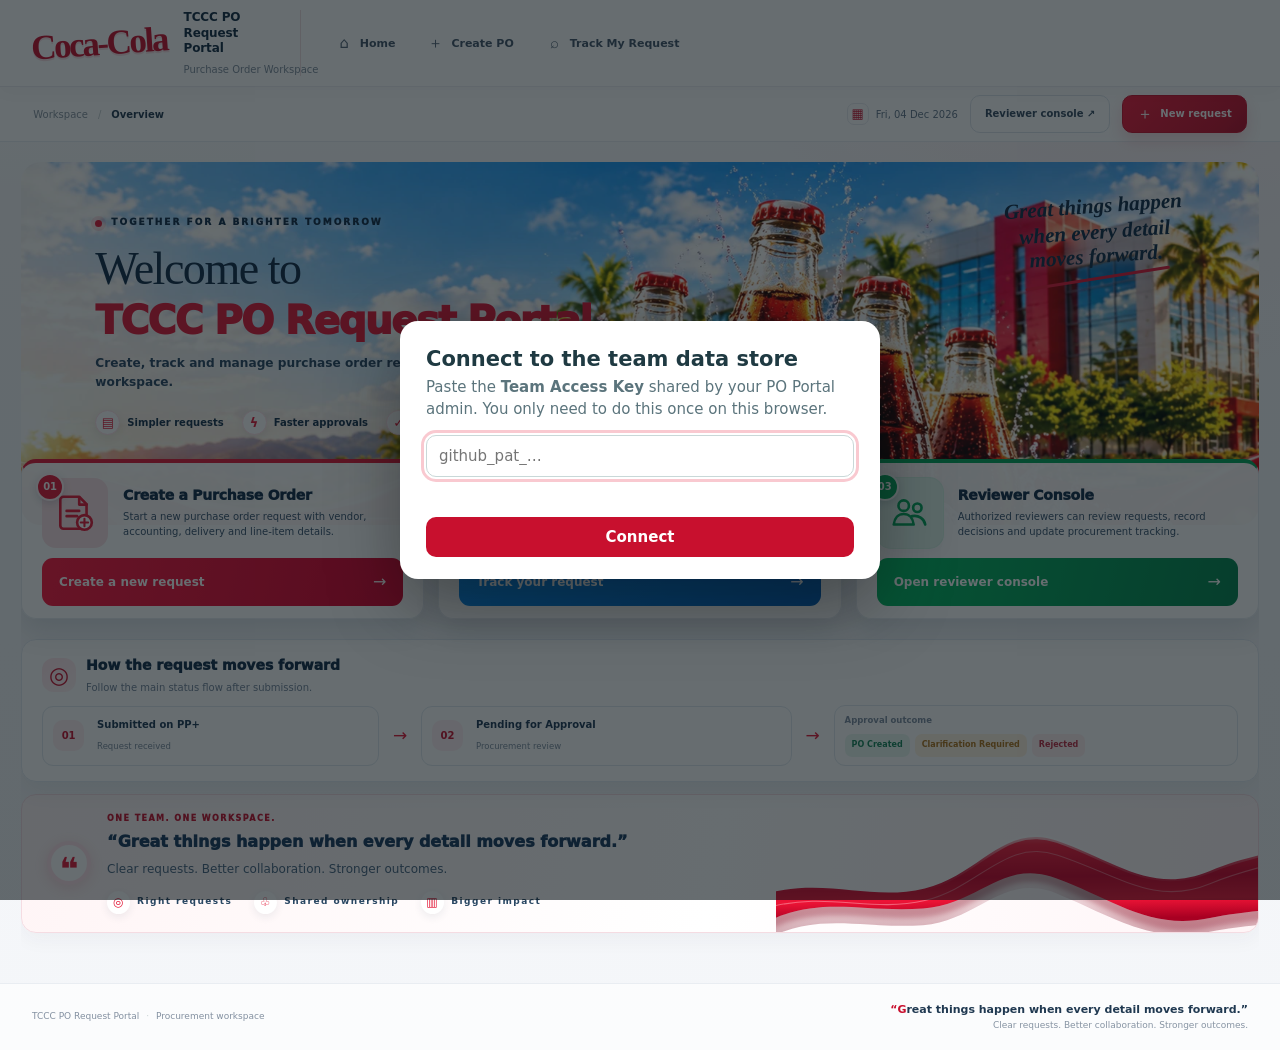
<file: index.html>
<!doctype html>
<html lang="en">
<head>
  <meta charset="utf-8" />
  <meta name="viewport" content="width=device-width, initial-scale=1" />
  <meta name="theme-color" content="#c8102e" />
  <meta name="description" content="TCCC Purchase Order Request Portal — colorful welcome workspace, guided PO creation, private request tracking and reviewer workflow." />
  <title>TCCC PO Request Portal | Procurement Workspace</title>
  <script src="config.js"></script>
  <script src="static-api.js"></script>
  <link rel="stylesheet" href="styles.css?v=2.6.35-delete-master" />
  <link rel="stylesheet" href="iconography.css?v=2.6.33-full-width" />
  <link rel="stylesheet" href="home.css?v=2.6.33-full-width" />
  <link rel="stylesheet" href="reports-reviewer-enhancements.css?v=2.6.33-full-width" />
  <link rel="stylesheet" href="overview-redesign.css?v=2.6.33-full-width" />
  <link rel="stylesheet" href="full-width-layout.css?v=2.6.33-full-width" />
  <link rel="stylesheet" href="motion-effects.css?v=motion-1" />
  <link rel="stylesheet" href="motion-pages.css?v=pages-1" />
</head>
<body>
  <div class="app-shell">
    <aside class="sidebar" id="sidebar">
      <div class="brand">
        <div class="brand-wordmark" aria-label="Coca-Cola">Coca-Cola</div>
        <div class="brand-copy"><strong>TCCC PO Request Portal</strong><span>Purchase Order Workspace</span></div>
        <button class="icon-button mobile-nav-close" id="close-sidebar" type="button" aria-label="Close navigation" title="Close navigation">×</button>
      </div>
      <div class="workspace-label">WORKSPACE</div>
      <nav class="side-nav" aria-label="Main navigation">
        <button class="nav-item" data-view="home"><span class="nav-icon">⌂</span><span>Home</span></button>
        <button class="nav-item reviewer-only" data-view="overview"><span class="nav-icon">▦</span><span>Overview</span></button>
        <button class="nav-item requester-only" data-action="create"><span class="nav-icon">＋</span><span>Create PO</span></button>
        <button class="nav-item requester-only" data-view="track"><span class="nav-icon">⌕</span><span>Track My Request</span></button>
        <button class="nav-item reviewer-only" data-view="requests"><span class="nav-icon">▤</span><span>PO Requests</span><span class="nav-count" id="nav-request-count">0</span></button>
        <button class="nav-item reviewer-only" data-view="master"><span class="nav-icon">▥</span><span>Master Data</span></button>
        <button class="nav-item reviewer-only" data-view="reports"><span class="nav-icon">▧</span><span>Reports</span></button>
      </nav>
      <div class="sidebar-spacer"></div>
      <div class="sidebar-help reviewer-only">
        <div class="help-icon">i</div>
        <strong>Need a quick start?</strong>
        <p>Create a request, save it as a draft, or submit it for review.</p>
        <button class="sidebar-help-button" data-action="create">Create a request <span>↗</span></button>
      </div>
      <div class="sidebar-footer"><span class="status-dot"></span><span>Procurement workspace</span></div>
    </aside>
    <div class="mobile-scrim" id="mobile-scrim" aria-hidden="true"></div>

    <main class="main-shell">
      <header class="topbar">
        <div class="topbar-left">
          <button class="icon-button mobile-menu" id="open-sidebar" type="button" aria-label="Open navigation" aria-expanded="false" aria-controls="sidebar">☰</button>
          <div class="breadcrumbs"><span>Workspace</span><b>/</b><strong id="breadcrumb-current">Overview</strong></div>
        </div>
        <div class="topbar-right">
          <label class="global-search reviewer-only"><span>⌕</span><input id="global-search" type="search" placeholder="Search requests…" aria-label="Search requests" /><kbd>↵</kbd></label>
          <div class="top-date"><span class="calendar-mini">▦</span><span id="top-date">—</span></div>
          <button class="button button-secondary" id="reviewer-access" type="button">Reviewer console ↗</button><button class="button button-primary top-create" data-action="create"><span class="button-plus">＋</span> New request</button>
        </div>
      </header>

      <div class="content-area">
        <section class="view active home-view" id="view-home" aria-labelledby="home-title">
          <section class="home-welcome-hero">
            <div class="home-welcome-copy">
              <span class="home-welcome-kicker"><i></i> TOGETHER FOR A BRIGHTER TOMORROW</span>
              <h1 id="home-title"><span class="home-welcome-script">Welcome to</span><span class="home-welcome-title-line"><em>TCCC PO Request Portal</em></span></h1>
              <h2 class="home-welcome-prompt">Simpler requests. Faster approvals.</h2>
              <p>Create, track and manage purchase order requests in one connected workspace.</p>
              <div class="home-welcome-actions">
                <button class="button home-primary-action" type="button" data-action="create"><span aria-hidden="true">＋</span> Create PO Request <span aria-hidden="true">→</span></button>
                <button class="button home-secondary-action" type="button" data-view="track"><span aria-hidden="true">⌕</span> Track My Request <span aria-hidden="true">↗</span></button>
              </div>
              <div class="home-trust-row"><span><i>▤</i> Simpler requests</span><span><i>ϟ</i> Faster approvals</span><span><i>✓</i> Greater transparency</span></div>
            </div>
            <div class="home-welcome-side" aria-label="Brand message">
              <div class="home-brand-slogan"><span>Great things happen</span><strong>when every detail<br/>moves forward.</strong><i></i></div>
              <div class="home-glass-card"><span class="home-glass-icon">✓</span><div><strong>One connected workflow</strong><small>Submit · Review · Resolve · Create PO</small></div></div>
            </div>
          </section>

          <div class="home-action-grid" aria-label="Quick access">
            <button class="home-action-card home-action-create" type="button" data-action="create">
              <span class="home-action-number">01</span><span class="home-action-icon" aria-hidden="true"><svg viewBox="0 0 40 40" focusable="false"><path d="M9 4.5h15l7 7V32a3 3 0 0 1-3 3H9a3 3 0 0 1-3-3V7.5a3 3 0 0 1 3-3Z"/><path d="M24 5v7h7M12 18h12M12 23h10"/><circle cx="29" cy="29" r="7" class="icon-badge"/><path d="M29 25.5v7M25.5 29h7" class="icon-badge-mark"/></svg></span>
              <span class="home-action-copy"><strong>Create a Purchase Order</strong><small>Start a new purchase order request with vendor, accounting, delivery and line-item details.</small></span>
              <span class="home-action-cta">Create a new request <b>→</b></span>
              <span class="home-action-corner" aria-hidden="true">↗</span>
            </button>
            <button class="home-action-card home-action-track" type="button" data-view="track">
              <span class="home-action-number">02</span><span class="home-action-icon" aria-hidden="true"><svg viewBox="0 0 40 40" focusable="false"><circle cx="17.5" cy="17.5" r="11"/><path d="m26 26 8 8"/></svg></span>
              <span class="home-action-copy"><strong>Track My Request</strong><small>Find a submitted request and follow its latest status through the procurement process.</small></span>
              <span class="home-action-cta">Track your request <b>→</b></span>
              <span class="home-action-corner" aria-hidden="true">↗</span>
            </button>
            <button class="home-action-card home-action-review" type="button" data-action="home-reviewer-console">
              <span class="home-action-number">03</span><span class="home-action-icon" aria-hidden="true"><svg viewBox="0 0 40 40" focusable="false"><circle cx="14" cy="13" r="5"/><circle cx="27" cy="15" r="4"/><path d="M4.5 31c.8-6.5 4.6-10 9.5-10s8.7 3.5 9.5 10ZM22 23c6-1.3 11.5 2.3 12.5 8"/></svg></span>
              <span class="home-action-copy"><strong>Reviewer Console</strong><small>Authorized reviewers can review requests, record decisions and update procurement tracking.</small></span>
              <span class="home-action-cta">Open reviewer console <b>→</b></span>
              <span class="home-action-corner" aria-hidden="true">↗</span>
            </button>
          </div>

          <section class="home-workflow-panel" aria-label="Request workflow">
            <div class="home-workflow-heading"><span class="home-workflow-icon">◎</span><div><h2>How the request moves forward</h2><p>Follow the main status flow after submission.</p></div></div>
            <div class="home-workflow-steps">
              <div class="home-workflow-step"><span>01</span><strong>Submitted on PP+</strong><small>Request received</small></div><i aria-hidden="true">→</i>
              <div class="home-workflow-step"><span>02</span><strong>Pending for Approval</strong><small>Procurement review</small></div><i aria-hidden="true">→</i>
              <div class="home-workflow-outcomes"><span>Approval outcome</span><div><b class="outcome-created">PO Created</b><b class="outcome-clarification">Clarification Required</b><b class="outcome-rejected">Rejected</b></div></div>
            </div>
          </section>

          <section class="home-inspiration-band" aria-label="Procurement inspiration">
            <div class="home-inspiration-mark" aria-hidden="true">❝</div>
            <div class="home-inspiration-copy"><span>ONE TEAM. ONE WORKSPACE.</span><strong>“Great things happen when every detail moves forward.”</strong><small>Clear requests. Better collaboration. Stronger outcomes.</small>
              <div class="home-inspiration-values"><span><i aria-hidden="true">◎</i> Right requests</span><span><i aria-hidden="true">♧</i> Shared ownership</span><span><i aria-hidden="true">▥</i> Bigger impact</span></div>
            </div>
            <div class="home-inspiration-ribbon" aria-hidden="true"></div>
          </section>
        </section>

        <section class="view reviewer-only overview-redesigned" id="view-overview" aria-labelledby="overview-title">
          <div class="page-heading dashboard-heading overview-page-heading">
            <div>
              <div class="eyebrow"><span class="eyebrow-dot"></span> PROCUREMENT WORKSPACE</div>
              <h1 id="overview-title">Procurement Overview</h1>
              <p>Focus on requests that need action and keep every PO moving forward.</p>
            </div>
            <div class="heading-actions">
              <button class="button button-secondary" id="overview-export" type="button">↓ Export requests</button>
              <button class="button button-primary" data-action="create" type="button"><span class="button-plus">＋</span> Create PO request</button>
            </div>
          </div>

          <section class="dashboard-hero overview-hero-compact" aria-label="Procurement workspace introduction">
            <div class="dashboard-hero-content">
              <span class="dashboard-hero-kicker">TCCC PROCUREMENT WORKSPACE</span>
              <h2>Procurement that moves forward.</h2>
              <p>Simpler requests. Faster approvals. Clearer ownership from submission to PO creation.</p>
              <div class="dashboard-hero-actions">
                <button class="button dashboard-hero-primary" data-action="create" type="button">＋ Create PO Request</button>
                <button class="button dashboard-hero-secondary" data-view="track" type="button">⌕ Track My Request <span>↗</span></button>
              </div>
            </div>
            <div class="dashboard-hero-note"><span class="dashboard-hero-note-dot"></span><div><strong>One connected workflow</strong><small>Submit · Review · Resolve · Create PO</small></div></div>
          </section>

          <section class="overview-action-banner" id="overview-action-banner" aria-live="polite">
            <div class="overview-action-symbol" aria-hidden="true">!</div>
            <div class="overview-action-message">
              <strong id="overview-action-headline">You're all caught up</strong>
              <p id="overview-action-copy">No requests are waiting for the PO Team's first action.</p>
            </div>
            <div class="overview-action-total"><span>All requests</span><strong id="metric-total">0</strong></div>
            <button class="button overview-review-queue-button" id="overview-review-queue-button" data-filter-status="Submitted to PO Team" type="button">Review action queue <span aria-hidden="true">→</span></button>
          </section>

          <div class="metric-grid overview-metric-grid">
            <article class="metric-card overview-metric-action"><div class="metric-top"><span>Awaiting PO Team Action</span><span class="metric-icon">↗</span></div><div class="metric-value" id="metric-action">0</div><div class="metric-foot"><span class="metric-subtle">Not yet submitted on PP+</span><span class="overview-metric-tag">Action needed</span></div></article>
            <article class="metric-card overview-metric-submitted"><div class="metric-top"><span>Submitted on PP+</span><span class="metric-icon">✓</span></div><div class="metric-value" id="metric-ppplus">0</div><div class="metric-foot"><span class="metric-subtle">Submission completed</span><span class="overview-metric-tag">PP+</span></div></article>
            <article class="metric-card overview-metric-pending"><div class="metric-top"><span>Pending</span><span class="metric-icon">◷</span></div><div class="metric-value" id="metric-pending">0</div><div class="metric-foot"><span class="metric-subtle">Approval or clarification</span><span class="overview-metric-tag">In progress</span></div></article>
            <article class="metric-card overview-metric-created"><div class="metric-top"><span>PO Created</span><span class="metric-icon">✓</span></div><div class="metric-value" id="metric-created">0</div><div class="metric-foot"><span class="metric-subtle">PO number assigned</span><span class="overview-metric-tag">Complete</span></div></article>
          </div>

          <div class="overview-grid overview-main-grid">
            <section class="panel overview-action-queue-panel">
              <div class="panel-heading overview-panel-heading">
                <div class="overview-heading-icon overview-red-icon" aria-hidden="true">☷</div>
                <div class="overview-panel-title"><h2>Needs Your Attention</h2><p>Requests awaiting the PO Team's first action on PP+.</p></div>
                <span class="overview-queue-count" id="overview-action-queue-count">0 waiting</span>
              </div>
              <div class="table-wrap overview-action-queue-wrap" id="overview-action-queue-table-wrap">
                <table class="data-table overview-action-queue-table" id="overview-action-queue-table">
                  <thead><tr><th>REQUEST ID</th><th>VENDOR</th><th>REGION</th><th>REQUEST DATE</th><th>PO VALUE</th><th>ACTION</th></tr></thead>
                  <tbody id="overview-action-queue-body"></tbody>
                </table>
              </div>
              <div class="overview-action-empty" id="overview-action-empty">
                <span class="overview-empty-icon" aria-hidden="true">✓</span>
                <strong>No requests waiting for the first action</strong>
                <p>Requests will appear here until the PO Team submits them on PP+.</p>
                <button class="button button-secondary button-small" data-view="requests" type="button">View all requests</button>
              </div>
            </section>

            <div class="overview-side overview-insights-column">
              <section class="panel overview-status-panel">
                <div class="panel-heading overview-panel-heading">
                  <div class="overview-heading-icon overview-red-icon" aria-hidden="true">◔</div>
                  <div class="overview-panel-title"><h2>Request Status</h2><p>Current workflow distribution</p></div>
                </div>
                <div class="status-summary" id="status-summary"></div>
                <div class="overview-spend-summary"><span>Total requested value<small>Grouped by currency; no conversion applied</small></span><strong id="metric-value">0.00</strong></div>
              </section>

              <section class="panel overview-activity-panel">
                <div class="panel-heading overview-panel-heading">
                  <div class="overview-heading-icon overview-blue-icon" aria-hidden="true">◷</div>
                  <div class="overview-panel-title"><h2>Recent Activity</h2><p>Latest recorded workflow updates</p></div>
                  <button class="text-link" type="button" data-view="requests">View all ↗</button>
                </div>
                <div class="overview-activity-list" id="overview-activity-list"></div>
              </section>

              <section class="panel quick-panel overview-quick-panel">
                <div class="panel-heading overview-panel-heading"><div class="overview-heading-icon overview-green-icon" aria-hidden="true">✦</div><div class="overview-panel-title"><h2>Quick Actions</h2><p>Common tasks in one click</p></div></div>
                <button class="quick-action" data-action="create" type="button"><span class="quick-icon teal-bg">＋</span><span><strong>Create a PO request</strong><small>Start a new purchase request</small></span><span class="quick-arrow">↗</span></button>
                <button class="quick-action" data-view="requests" type="button"><span class="quick-icon blue-bg">≡</span><span><strong>Browse PO requests</strong><small>Search and review the request register</small></span><span class="quick-arrow">↗</span></button>
                <button class="quick-action" data-view="master" type="button"><span class="quick-icon amber-bg">▦</span><span><strong>Browse master data</strong><small>Look up GLs, cost centers and plants</small></span><span class="quick-arrow">↗</span></button>
              </section>
            </div>
          </div>
        </section>

        <section class="view" id="view-create">
          <div class="page-heading form-heading"><div><div class="eyebrow"><span class="eyebrow-dot"></span> REQUEST MANAGEMENT</div><h1 id="form-page-title">Create PO Request</h1><p>Complete the request details and submit. Save a draft to continue later from this browser, or submit when all details are ready.</p></div><div class="heading-actions"><button class="button button-secondary" type="button" data-action="toggle-saved-drafts" id="saved-drafts-toggle">My Saved Drafts (0)</button><button class="button button-secondary" data-action="cancel-form">Clear / cancel</button></div></div>
          <section id="saved-drafts-panel" class="form-card saved-drafts-panel hidden" aria-labelledby="saved-drafts-title"><div class="saved-drafts-head"><div><h2 id="saved-drafts-title">My Saved Drafts</h2><p>Drafts stay in this browser and do not appear in the Reviewer Console until submitted.</p></div><button type="button" class="button button-quiet button-small" data-action="close-saved-drafts">Close</button></div><div id="saved-drafts-list" class="saved-drafts-list"></div><p class="saved-drafts-note">Supporting documents are not stored with browser drafts. Reattach them when you resume a draft. Submit a completed request to send it to Procurement for review.</p></section>
          <div class="form-page-layout">
            <form id="po-form" novalidate>
              <input type="hidden" id="editing-request-id" />
              <section class="form-card">
                <div class="form-section-head"><div class="section-number">01</div><div><h2>Request Details</h2><p>Set the region and describe what this PO is for.</p></div><span class="required-key"><i></i> Required field</span></div>
                <div class="form-grid three-col">
                  <div class="field"><label for="region">Region <em>*</em></label><select id="region" required><option value="">Select region</option></select><small>Choose the region that will own this spend.</small></div>
                  <div class="field"><label for="request-date">Request Date</label><input id="request-date" type="date" readonly /><small>Filled automatically.</small></div>
                  <div class="field"><label for="currency">Currency <em>*</em></label><select id="currency" required data-allow-custom="true" data-placeholder="Search currency code or type a 3-letter code"><option value="">Select currency or type a code</option></select><small>Choose a listed currency or type a 3-letter currency code, then select “Use as a manual value”.</small></div>
                  <div class="field span-3"><label for="po-title">Purchase Order Title <em>*</em></label><input id="po-title" maxlength="240" required placeholder="e.g. Office facility maintenance — Q4 2026" /><small>Use a clear title so the request is easy to identify.</small></div>
                </div>
              </section>

              <section class="form-card">
                <div class="form-section-head"><div class="section-number">02</div><div><h2>Vendor Information</h2><p>Enter the vendor name and contact details.</p></div></div>
                <div class="form-grid two-col">
                  <div class="field"><label for="vendor-name">Vendor / Company Name <em>*</em></label><input id="vendor-name" required maxlength="220" placeholder="Enter vendor name" /></div>
                  <div class="field"><label for="vendor-number">Vendor Number <em>*</em></label><input id="vendor-number" required maxlength="80" placeholder="Enter supplier / vendor ID" /><small>Enter the supplier number from Vendor Master Data.</small></div>
                  <div class="field"><label for="vendor-email">Vendor Contact Email</label><input id="vendor-email" type="email" maxlength="254" placeholder="name@company.com" /></div>
                  <div class="field"><label for="company-code">Company Code <em>*</em></label><select id="company-code" required data-allow-custom="true" data-placeholder="Search this region’s company codes or type manually"><option value="">Select company code</option></select><small>Options are filtered by Region. If the code is missing, type it and choose “Use as a manual value”.</small></div>
                  <div class="field span-2"><label for="plant-code">Plant Code <em>*</em></label><select id="plant-code" required data-placeholder="Search plant code, name, city or postal code"><option value="">Search plant code or description</option></select><small>If you do not know the plant code, select “I don’t know — Procurement to confirm”.</small></div>
                </div>
                <section class="support-documents-panel" aria-labelledby="support-documents-title">
                  <div class="support-documents-head"><div><strong id="support-documents-title">Supporting Documents</strong><p>Attach quotations, statements of work, invoices, spreadsheets, images, or any other file your email needs.</p></div><span class="support-documents-count" id="supporting-documents-count">0 files</span></div>
                  <div id="supporting-dropzone" class="supporting-dropzone" role="region" aria-label="Supporting document drag and drop area">
                    <div class="support-drop-copy"><span class="support-drop-icon" aria-hidden="true">⇧</span><div><strong>Drag and drop files here</strong><small>Any file type is supported. Attach selected documents manually in your email window before sending.</small></div></div>
                    <label class="support-upload-button" for="supporting-documents"><span aria-hidden="true">＋</span> Browse files<input id="supporting-documents" type="file" multiple /></label>
                    <span class="support-upload-note">Up to 5 files · 10 MB per file · 10 MB total</span>
                  </div>
                  <div id="supporting-documents-list" class="supporting-documents-list" aria-live="polite"><div class="supporting-documents-empty">No supporting documents added.</div></div>
                  <small class="support-upload-footnote">Supporting files are not stored in the request register. Attach the selected files and request PDF manually in your email window before sending.</small>
                </section>
                <div class="inline-reference"><span class="ref-icon">↗</span><div><strong>Need to Verify a Vendor?</strong><p>Check supplier information before submitting the request.</p></div><div class="inline-reference-links"><a id="vendor-master-link" href="#" target="_blank" rel="noopener noreferrer">Vendor Master Data – Power BI <span>↗</span></a><a id="purchase-pal-link" href="https://app.orolabs.ai/supplier/supplier-list#tid_coca_cola--cocacolaprod" target="_blank" rel="noopener noreferrer">Suppliers | Purchase Pal + <span>↗</span></a></div></div>
              </section>

              <section class="form-card">
                <div class="form-section-head"><div class="section-number">03</div><div><h2>Requestor & Accounting</h2><p>Identify the requester and the account assignment.</p></div></div>
                <div class="form-grid two-col">
                  <div class="field"><label for="requestor-name">Requestor Name <em>*</em></label><input id="requestor-name" required maxlength="180" placeholder="Enter requestor name" /></div>
                  <div class="field"><label for="requestor-email">Requestor Email</label><input id="requestor-email" type="email" maxlength="254" placeholder="name@company.com" /></div>
                  <div class="field span-2"><span class="field-label">Account Assignment <em>*</em></span><div class="choice-grid"><label class="choice-card selected" id="choice-opex"><input type="radio" name="funding-type" value="OPEX" checked /><span class="choice-radio"></span><span class="choice-copy"><strong>Cost Center (OPEX)</strong><small>For operational spend charged to a cost center.</small></span><span class="choice-tag">OPEX</span></label><label class="choice-card" id="choice-capex"><input type="radio" name="funding-type" value="CAPEX"/><span class="choice-radio"></span><span class="choice-copy"><strong>WBS Number (CAPEX / Project)</strong><small>Use an approved project WBS that ends in 90XXX or 00XXX.</small></span><span class="choice-tag">WBS</span></label></div></div>
                  <div class="field" id="cost-center-field"><label for="cost-center">Cost Center <em>*</em></label><select id="cost-center" data-allow-custom="true" data-placeholder="Search or type a cost center"><option value="">Choose a region first</option></select><small>Search the list or type a value manually if the required cost center is not available.</small></div>
                  <div class="field hidden" id="wbs-field"><label for="wbs-number">WBS Number <em>*</em></label><input id="wbs-number" maxlength="140" placeholder="e.g. E-00001234-90100" /><small>WBS must end in <strong>90XXX</strong> or <strong>00XXX</strong>. Examples: E-00001234-90100 or E-00001234-00100.</small></div>
                  
                  <div class="field"><label for="request-notes">Request Notes</label><input id="request-notes" maxlength="1000" placeholder="Optional context for the reviewer" /></div>
                </div>
                <div class="mapping-note"><span>ⓘ</span><div><strong>GL Code Mapping</strong><p>For OPEX, choose a matching GL account from the master list. For WBS requests, the app applies the workbook's 90xxx / 00xxx suffix rules when recognized; otherwise confirm the project classification on each line.</p></div></div>
              </section>

              <section class="form-card">
                <div class="form-section-head"><div class="section-number">04</div><div><h2>Delivery Schedule</h2><p>Specify frequency and the expected delivery window.</p></div></div>
                <div class="form-grid four-col">
                  <div class="field"><label for="delivery-frequency">Delivery Frequency</label><select id="delivery-frequency"><option value="">Select frequency</option><option>One-time</option><option>Monthly</option><option>Quarterly</option></select></div>
                  <div class="field"><label for="start-delivery">Start Delivery Date</label><input id="start-delivery" type="date" /></div>
                  <div class="field"><label for="end-delivery">End Delivery Date</label><input id="end-delivery" type="date" /></div>
                  <div class="field"><label for="delivery-count">No. of Times</label><input id="delivery-count" type="number" min="1" step="1" placeholder="e.g. 12" /></div>
                </div>
              </section>

              <section class="form-card line-items-card">
                <div class="form-section-head"><div class="section-number">05</div><div><h2>PO line items</h2><p>Add all goods or services covered by this request.</p></div><button type="button" class="button button-secondary button-small add-row-button" id="add-line"><span>＋</span> Add line item</button></div>
                <div class="line-table-subhead"><span><b id="line-count-label">1 line item</b><span class="subhead-sep">·</span> <span>Line total is calculated automatically</span></span><button type="button" class="subtle-button" id="clear-lines">Clear rows</button></div>
                <div class="line-item-limit-note" id="line-item-limit-note" role="status">Maximum 20 line items per PO request. If more are needed, create separate PO requests.</div>
                <div class="line-table-scroll"><table class="line-table"><thead><tr><th class="col-line-number">#</th><th class="col-type">TYPE <i>*</i></th><th class="wbs-only">WBS GL CODE</th><th class="cc-only">COST CENTER GL CODE</th><th>GL CODE</th><th class="col-description">DESCRIPTION <i>*</i></th><th class="col-delivery-date">DELIVERY DATE</th><th class="cc-only">COST CENTER</th><th>QUANTITY <i>*</i></th><th>UNIT PRICE <i>*</i></th><th>TOTAL</th><th>ACTIONS</th></tr></thead><tbody id="line-items-body"></tbody></table></div>
                <div class="line-table-footer"><div class="table-tip"><span>ⓘ</span> Choose an approved GL account or type a GL code manually if it is not listed.</div><div class="po-total-card"><span>PO VALUE</span><strong id="form-po-total">0.00</strong><small id="total-currency-label">Select currency</small></div></div>
              </section>
              <div class="form-footer-actions"><button type="button" class="button button-quiet" id="clear-form">Clear form</button><div><span class="save-note" id="save-note">Changes are not saved yet</span><button type="button" class="button button-secondary" id="save-draft">Save Draft</button><button type="button" class="button button-primary" id="submit-request">Submit request <span>→</span></button></div></div>
            </form>
            <aside class="form-summary-rail">
              <div class="summary-rail-card summary-rail-card-details">
                <div class="summary-rail-heading"><div class="summary-rail-icon" aria-hidden="true">▤</div><div><h3>Request summary</h3><p>Live summary of your request.</p></div></div>
                <div class="summary-divider"></div>
                <div class="summary-row summary-row-with-icon"><span class="summary-row-icon" aria-hidden="true"><svg viewBox="0 0 24 24"><path d="M7 3.5h7l4 4V20H7z"/><path d="M14 3.5v4h4M10 12h5M10 15.5h5"/></svg></span><span class="summary-row-label">PO Title</span><strong id="summary-title">Not entered</strong></div>
                <div class="summary-row summary-row-with-icon"><span class="summary-row-icon" aria-hidden="true"><svg viewBox="0 0 24 24"><circle cx="12" cy="12" r="8.5"/><path d="M3.8 12h16.4M12 3.5c2.2 2.4 3.2 5.2 3.2 8.5s-1 6.1-3.2 8.5c-2.2-2.4-3.2-5.2-3.2-8.5s1-6.1 3.2-8.5z"/></svg></span><span class="summary-row-label">Region</span><strong id="summary-region">Not selected</strong></div>
                <div class="summary-row summary-row-with-icon"><span class="summary-row-icon" aria-hidden="true"><svg viewBox="0 0 24 24"><rect x="4" y="5" width="16" height="14" rx="2"/><path d="M8 9h8M8 12h5M8 15h3"/></svg></span><span class="summary-row-label">Vendor</span><strong id="summary-vendor">Not entered</strong></div>
                <div class="summary-row summary-row-with-icon"><span class="summary-row-icon" aria-hidden="true"><svg viewBox="0 0 24 24"><path d="M4 20V8l8-4 8 4v12M8 11h2M14 11h2M8 15h2M14 15h2M10 20v-2h4v2"/></svg></span><span class="summary-row-label">Vendor Name</span><strong id="summary-vendor-name">Not entered</strong></div>
                <div class="summary-row summary-row-with-icon"><span class="summary-row-icon" aria-hidden="true"><svg viewBox="0 0 24 24"><path d="M4 20V5h16v15M8 8h2M14 8h2M8 12h2M14 12h2M8 16h2M14 16h2"/></svg></span><span class="summary-row-label">Company Code</span><strong id="summary-company-code">Not selected</strong></div>
                <div class="summary-row summary-row-with-icon"><span class="summary-row-icon" aria-hidden="true"><svg viewBox="0 0 24 24"><path d="M3.5 20V9l6-4v4l5-3v5h6v9zM7 14h2M12 14h2M17 14h1M7 17h2M12 17h2M17 17h1"/></svg></span><span class="summary-row-label">Plant Code</span><strong id="summary-plant-code">Not selected</strong></div>
                <div class="summary-row summary-row-with-icon"><span class="summary-row-icon" aria-hidden="true"><svg viewBox="0 0 24 24"><rect x="4" y="4" width="16" height="16" rx="2"/><path d="M8 8h3M8 12h8M8 16h5M15 7v2"/></svg></span><span class="summary-row-label">Cost Center OR WBS</span><strong id="summary-account-value">Not selected</strong></div>
                <div class="summary-row summary-row-with-icon"><span class="summary-row-icon" aria-hidden="true"><svg viewBox="0 0 24 24"><rect x="3.5" y="6" width="17" height="12" rx="2"/><path d="M3.5 10h17M7 14h3"/></svg></span><span class="summary-row-label">Currency</span><strong id="summary-currency-code">Select a currency</strong></div>
                <div class="summary-total summary-total-final"><span>Estimated PO value</span><strong id="summary-total">0.00</strong></div>
                <div class="summary-currency" id="summary-currency">Select a currency</div>
              </div>
              <div class="summary-help"><span class="help-icon small">i</span><div><strong>Remember</strong><p>Incomplete details can delay PO processing. Check codes and currency before submitting.</p></div></div>
            </aside>
          </div>
        </section>


        <section class="view" id="view-track">
          <section class="track-hero-banner" aria-label="Track your purchase order request">
            <div class="track-hero-copy">
              <div class="track-hero-kicker"><i></i> REQUEST TRACKING <span></span></div>
              <h1>Track <em>My Request</em></h1>
              <h2>Every request, clearly tracked.</h2>
              <p>Find and track your submitted purchase order requests in one place.</p>
              <div class="track-hero-benefits"><span><i>✓</i> Clear status visibility</span><span><i>✓</i> Guided workflow</span><span><i>✓</i> Faster follow-up</span></div>
            </div>
            <div class="track-hero-brand-note"><strong>Together for a<br />Brighter Tomorrow</strong><span></span></div>
          </section>
          <div class="track-workspace-layout">
            <div class="track-workspace-main">
              <section class="panel track-register-panel track-search-card">
                <div class="track-register-head">
                  <div><span class="track-register-icon" aria-hidden="true">⌕</span><div><h2>Search requests</h2><p>Search by Request ID, Requestor Name or Vendor Name / Number. Use the optional tracking code for extra verification.</p></div></div>
                  <div class="track-search-note"><span aria-hidden="true">ⓘ</span><div><strong>Private tracking code is optional</strong><small>When entered, it must match the Request ID to verify the request.</small></div></div>
                </div>
                <form id="track-search-form" class="track-register-filters track-search-fields" novalidate>
                  <div class="field"><label for="track-request-id-search">Request ID</label><input id="track-request-id-search" maxlength="80" placeholder="e.g. PO-2026-0001" autocomplete="off" /></div>
                  <div class="field"><label for="track-requestor-search">Requestor Name</label><input id="track-requestor-search" maxlength="180" placeholder="Enter requestor name" autocomplete="off" /></div>
                  <div class="field"><label for="track-vendor-search">Vendor name or number</label><input id="track-vendor-search" maxlength="220" placeholder="Enter vendor name or number" autocomplete="off" /></div>
                  <div class="field"><label for="track-code-search">Tracking code (optional)</label><input id="track-code-search" maxlength="120" placeholder="Enter tracking code" autocomplete="off" /></div>
                  <div class="track-filter-actions"><button class="button button-secondary" id="track-clear-filters" type="button">↻ Clear</button><button class="button button-primary" type="submit" id="track-search-submit"><span>⌕</span> Search</button></div>
                </form>
              </section>

              <section class="panel track-filter-panel" aria-label="Request filters">
                <div class="track-filter-mark"><span aria-hidden="true">⚑</span> Filters <small class="track-auto-badge">Auto</small></div>
                <div class="field"><label for="track-region-filter">Region</label><select id="track-region-filter"><option value="">All regions</option></select></div>
                <div class="field"><label for="track-status-filter">Status</label><select id="track-status-filter"><option value="">All statuses</option><option value="Request Submitted on PP+">Submitted on PP+</option><option value="Pending">Pending for Approval</option><option value="Submitted to PO Team">Submitted to PO Team</option><option value="Clarification Required">Clarification Required</option><option value="Rejected">Rejected</option><option value="PO Created">PO Created</option></select></div>
                <div class="field"><label for="track-date-from">From date</label><input id="track-date-from" type="date" /></div>
                <div class="field"><label for="track-date-to">To date</label><input id="track-date-to" type="date" /></div>
                <div class="field track-sort-field"><label for="track-sort">Sort by</label><select id="track-sort"><option value="request-desc">Request date (Latest first)</option><option value="request-asc">Request date (Oldest first)</option><option value="updated-desc">Last updated (Latest first)</option><option value="updated-asc">Last updated (Oldest first)</option></select></div>
                <button class="button button-secondary track-filter-clear-button" id="track-clear-only-filters" type="button">✕ Clear filters</button>
              </section>

            </div>

            <section class="panel track-results-panel">
                <div class="track-results-toolbar"><div class="track-results-title"><span class="track-results-icon" aria-hidden="true">▤</span><div><h2>Search results <span id="track-result-count" class="track-count-badge">0 requests</span></h2><p id="track-search-summary">Search by Request ID, Requestor, Vendor, or use filters. Filter changes update results automatically.</p></div></div><div class="track-results-actions"><label class="track-auto-refresh-control" for="track-auto-refresh-toggle"><input id="track-auto-refresh-toggle" type="checkbox" /> <span>Auto-refresh <small>30 sec</small></span></label><button class="button button-secondary" id="track-refresh-results" type="button">↻ Refresh</button><button class="button button-secondary" id="track-export-results" type="button" disabled>⇩ Export (Excel)</button></div></div>
                <div class="track-register-meta"><span>Click a Request ID to view the full request details.</span><span>Latest saved status is shown for each request.</span></div>
                <div id="track-search-results" class="track-search-results hidden" aria-live="polite"></div>
                <div class="track-initial-state" id="track-initial-state"><div class="track-initial-icon" aria-hidden="true">⌕</div><strong>Find your PO request</strong><p>Enter a Request ID, Requestor name or Vendor name/number above. You can also filter by region, status or request date.</p></div>
              </section>

            <aside class="track-progress-sidebar" aria-label="Selected request progress">
              <section class="panel track-progress-card">
                <div class="track-progress-head"><span class="track-progress-icon" aria-hidden="true">▤</span><div><h2>Request Progress</h2><p id="track-progress-subtitle">Track the current status of your selected request.</p></div><span id="track-progress-request-id" class="track-progress-id hidden"></span></div>
                <div id="track-progress-body" class="track-progress-body" aria-live="polite">
                  <div class="track-progress-empty"><span class="track-progress-empty-icon">⌕</span><strong>Select a request to view progress</strong><p>Search for a request, then select its Request ID to see the latest workflow stage.</p></div>
                </div>
                <button class="button button-primary track-progress-detail-button" id="track-progress-view-details" type="button" data-action="open-track-request" data-request-id="" disabled><span aria-hidden="true">▤</span> View full details <span aria-hidden="true">→</span></button>
              </section>
            </aside>
          </div>
          <section class="track-quote-banner" aria-label="Procurement motto"><span class="track-quote-mark">“</span><div><strong>Great things happen when every detail moves forward.</strong><p>Clear requests. Better collaboration. Stronger outcomes.</p></div><img src="assets/home-red-ribbon.svg" alt="" aria-hidden="true" /></section>
        </section>

        <section class="view" id="view-details">
          <div id="request-detail-page-content" class="request-detail-page-content" aria-live="polite"></div>
        </section>

        <section class="view" id="view-email">
          <div class="page-heading email-preview-heading">
            <div><div class="eyebrow"><span class="eyebrow-dot"></span> FINAL STEP</div><h1>Your Request Is Ready for Procurement</h1><p>Review the details below, then open your email draft to send the request to the GRW team. Nothing is sent automatically.</p></div>
            <div class="heading-actions"><button class="button button-secondary" type="button" data-action="email-preview-back" id="email-preview-back-label">← Track My Request</button><button class="button button-primary" type="button" data-action="open-email-compose">↗ Open Email Draft</button></div>
          </div>
          <section class="email-confirmation-stepper" aria-label="Email confirmation progress">
            <div class="email-confirmation-step is-complete"><span class="email-confirmation-step-icon" aria-hidden="true">✓</span><div><strong>Request Saved</strong><p>Your PO request has been saved successfully.</p></div></div>
            <span class="email-confirmation-connector" aria-hidden="true"></span>
            <div class="email-confirmation-step is-complete"><span class="email-confirmation-step-icon" aria-hidden="true">✓</span><div><strong>Email Prepared</strong><p>A formatted email with request details is ready.</p></div></div>
            <span class="email-confirmation-connector" aria-hidden="true"></span>
            <div class="email-confirmation-step is-current"><span class="email-confirmation-step-icon" aria-hidden="true">3</span><div><strong>Awaiting Your Send</strong><p>Open the draft, review it and send it to GRW.</p></div></div>
          </section>
          <div class="email-preview-layout email-confirmation-layout">
            <section class="panel email-preview-compose">
              <div class="email-preview-panel-head"><span class="email-preview-icon" aria-hidden="true">✉</span><div><h2>Email Preview</h2><p>Review the recipient, subject, message and request details.</p></div><span class="email-preview-unsent"><i></i> Ready for your review · Not sent</span></div>
              <div id="email-preview-tracking" class="email-preview-tracking hidden"><div><strong>Private Tracking Code (Optional)</strong><small>Keep this code private; you can also track using the Request ID.</small><code id="email-preview-tracking-code">—</code></div><button class="button button-secondary button-small" type="button" data-action="copy-email-tracking">Copy Code</button></div>
              <div class="email-envelope-fields">
                <div class="email-envelope-row"><label for="email-preview-to">To</label><div id="email-preview-to" class="email-envelope-value">grw-global-p2prequests@coca-cola.com</div></div>
                <div class="email-envelope-row email-optional-recipient-row"><label for="email-preview-cc">Cc / Bcc (Optional)</label><div class="email-recipient-inputs"><input id="email-preview-cc" type="text" autocomplete="off" placeholder="Cc addresses, separated by commas" aria-label="Cc email addresses, optional"/><input id="email-preview-bcc" type="text" autocomplete="off" placeholder="Bcc addresses, separated by commas" aria-label="Bcc email addresses, optional"/></div></div>
                <div class="email-envelope-row"><label for="email-preview-subject">Subject</label><div id="email-preview-subject" class="email-envelope-value email-subject-value">[TCCC PO REQUEST] Request received — PO-2026-0001</div></div>
              </div>
              <div class="email-body-preview" id="email-preview-body" aria-live="polite"></div>
              <div class="email-preview-compose-footer"><span id="email-preview-request-id">Request ID: —</span><span>Prepared from the submitted PO request · Not sent</span></div>
            </section>
            <aside class="email-preview-side email-confirmation-side">
              <section class="panel email-confirmation-card">
                <div class="email-side-head"><span class="email-side-icon" aria-hidden="true">▤</span><div><h2>Request Confirmation</h2><p>Your request is ready. Please send the email to the GRW team.</p></div></div>
                <div class="email-confirmation-timeline">
                  <div class="email-confirmation-timeline-item is-done"><span class="email-confirmation-timeline-mark" aria-hidden="true">✓</span><div><strong>Request Saved</strong><p>Your PO request has been saved successfully.</p></div></div>
                  <div class="email-confirmation-timeline-item is-done"><span class="email-confirmation-timeline-mark" aria-hidden="true">✓</span><div><strong>Email Draft Prepared</strong><p>A formatted email with request details is ready.</p></div></div>
                  <div class="email-confirmation-timeline-item is-pending"><span class="email-confirmation-timeline-mark" aria-hidden="true">3</span><div><strong>Awaiting Your Send</strong><p>The GRW team receives the email only after you send it.</p></div></div>
                </div>
                <div class="email-confirmation-actions"><button class="button button-primary email-open-draft-button" type="button" data-action="open-email-compose"><span aria-hidden="true">➤</span> Open Email Draft <span aria-hidden="true">→</span></button><button class="button button-secondary email-confirmation-pdf-button" type="button" data-action="print-email-preview"><span aria-hidden="true">▧</span> Preview Request PDF</button></div>
                <div class="email-confirmation-note"><span class="email-confirmation-note-icon" aria-hidden="true">i</span><div><strong>Nothing is sent automatically.</strong><p>Review the recipient, request details and attachments, then send from your email application.</p></div></div>
              </section>
              <section class="panel email-attachment-card email-confirmation-attachments"><div class="email-side-head"><span class="email-side-icon" aria-hidden="true">⌁</span><div><h2>Files to Attach</h2><p id="email-preview-attachment-count">1 file</p></div></div><div id="email-preview-attachments" class="email-attachment-list"></div><div class="email-attachment-note" id="email-preview-attachment-note">The request PDF and selected supporting documents will be attached when the formatted draft is available. Review the attachment list before sending.</div></section>
              <section class="email-confirmation-quote" aria-label="Procurement motto"><div><strong>Clear Requests. Better Collaboration.</strong><p>Stronger outcomes.</p><span>COCA-COLA · PROCUREMENT WORKSPACE</span></div><img src="assets/home-red-ribbon.svg" alt="" aria-hidden="true"/></section>
            </aside>
          </div>
        </section>

        <section class="view reviewer-only" id="view-requests">
          <div class="page-heading reviewer-console-heading">
            <div><div class="eyebrow"><span class="eyebrow-dot"></span> REVIEWER CONSOLE</div><h1>Review &amp; Manage PO Requests</h1><p>Track, review and update purchase order requests.</p></div>
          </div>
          <div class="reviewer-kpi-grid" aria-label="Request status summary">
            <article class="reviewer-kpi kpi-ppplus"><span class="reviewer-kpi-icon">✓</span><div><strong id="reviewer-kpi-ppplus">0</strong><span>Submitted on PP+</span><small>Sent to procurement</small></div></article>
            <article class="reviewer-kpi kpi-pending"><span class="reviewer-kpi-icon">◷</span><div><strong id="reviewer-kpi-pending">0</strong><span>Pending for Approval</span><small>Awaiting review</small></div></article>
            <article class="reviewer-kpi kpi-clarification"><span class="reviewer-kpi-icon">◌</span><div><strong id="reviewer-kpi-clarification">0</strong><span>Clarification Required</span><small>Needs more information</small></div></article>
            <article class="reviewer-kpi kpi-created"><span class="reviewer-kpi-icon">✓</span><div><strong id="reviewer-kpi-created">0</strong><span>PO Created</span><small>Purchase order issued</small></div></article>
            <article class="reviewer-kpi kpi-rejected"><span class="reviewer-kpi-icon">×</span><div><strong id="reviewer-kpi-rejected">0</strong><span>Rejected</span><small>Not approved</small></div></article>
          </div>
          <div class="reviewer-console-layout">
            <div class="reviewer-console-main">
              <section class="panel reviewer-search-panel">
                <div class="reviewer-panel-heading"><span class="reviewer-panel-icon">⚲</span><div><h2>Search &amp; Filters</h2><p>Find requests using multiple filters. Leave fields blank to show all requests.</p></div><div class="reviewer-filter-head-actions"><button type="button" class="button button-secondary button-small" id="clear-request-filters">↻ Clear filters</button><button type="button" class="button button-primary button-small" id="review-search-button">⌕ Search</button></div></div>
                <div class="reviewer-filter-grid">
                  <div class="field"><label for="request-search">Request ID / PO title</label><input id="request-search" type="search" placeholder="Search by Request ID or PO title" /></div>
                  <div class="field"><label for="requestor-filter">Requestor Name</label><input id="requestor-filter" type="search" placeholder="Search requester…" /></div>
                  <div class="field"><label for="vendor-number-filter">Vendor name / number</label><input id="vendor-number-filter" type="search" placeholder="Search vendor…" /></div>
                  <div class="field"><label for="region-filter">Region</label><select id="region-filter" aria-label="Filter by region"><option value="">All regions</option></select></div>
                  <div class="field"><label for="status-filter">Status</label><select id="status-filter" aria-label="Filter by status"><option value="All statuses">All statuses</option><option value="Request Submitted on PP+">Submitted on PP+</option><option value="Pending">Pending for Approval</option><option value="Submitted to PO Team">Submitted to PO Team</option><option value="Clarification Required">Clarification Required</option><option value="Rejected">Rejected</option><option value="PO Created">PO Created</option></select></div>
                  <div class="field"><label for="oro-number-filter">ORO</label><input id="oro-number-filter" type="search" placeholder="Search ORO…" /></div>
                  <div class="field"><label for="po-number-filter">PO Number</label><input id="po-number-filter" type="search" placeholder="Search PO number…" /></div>
                  <div class="field"><label for="request-date-from">From date</label><input id="request-date-from" type="date" /></div>
                  <div class="field"><label for="request-date-to">To date</label><input id="request-date-to" type="date" /></div>
                </div>
                <details class="reviewer-advanced-options"><summary>Sorting &amp; page size</summary><div class="reviewer-advanced-grid"><div class="field"><label for="request-sort">Sort by</label><select id="request-sort"><option value="updated-desc">Last updated (newest)</option><option value="date-desc">Request date (newest)</option><option value="date-asc">Request date (oldest)</option><option value="value-desc">PO value (high to low)</option><option value="requestor-asc">Requestor name (A–Z)</option></select></div><div class="field"><label for="request-page-size">Rows per page</label><select id="request-page-size"><option value="10">10 rows</option><option value="20">20 rows</option><option value="50">50 rows</option><option value="100">100 rows</option></select></div></div></details>
              </section>
              <section class="panel reviewer-register-panel">
                <div class="reviewer-panel-heading reviewer-results-heading"><span class="reviewer-panel-icon">▤</span><div><h2>Purchase Order Register</h2><p id="request-count">0 matching requests</p></div><button class="button button-secondary button-small" id="requests-export" type="button">↓ Export Excel</button></div>
                <div class="table-wrap reviewer-register-wrap"><table class="data-table reviewer-register-table"><thead><tr><th class="reviewer-check-col"><input type="checkbox" id="reviewer-select-all" aria-label="Select visible requests" /></th><th>#</th><th>REQUEST ID</th><th>PO TITLE</th><th>VENDOR</th><th>REGION</th><th>STATUS</th><th>ORO</th><th>PO NUMBER</th><th>REQUEST DATE</th><th>LAST UPDATED</th><th>UPDATED BY</th><th>ACTIONS</th></tr></thead><tbody id="requests-body"></tbody></table></div>
                <div class="pagination-bar hidden reviewer-pagination" id="requests-pagination"><span id="request-page-info">Showing 0–0 of 0</span><div class="pagination-actions"><span id="request-page-number">Page 1 of 1</span><button class="button button-secondary button-small" id="request-prev" type="button" data-page="prev">←</button><button class="button button-secondary button-small" id="request-next" type="button" data-page="next">→</button></div></div>
                <div class="reviewer-empty-state hidden" id="requests-empty"><span>▤</span><strong>No matching requests</strong><p>Change your search or filter criteria.</p></div>
              </section>
            </div>
            <aside class="reviewer-detail-column"><section class="panel reviewer-selected-panel" id="reviewer-detail-panel"><div class="reviewer-detail-header"><span class="reviewer-panel-icon">▤</span><div><h2>Request Details &amp; Update</h2><p>Choose a request from the register.</p></div></div><div id="reviewer-detail-body" class="reviewer-detail-body"><div class="reviewer-detail-empty"><span>▤</span><strong>Select a request</strong><p>Select a Request ID or use View / Update to see its details.</p></div></div></section></aside>
          </div>
        </section>

        <section class="view reviewer-only" id="view-master">
          <div class="page-heading"><div><div class="eyebrow"><span class="eyebrow-dot"></span> REFERENCE LIBRARY</div><h1>Master Data</h1><p>Browse lookup data extracted from the supplied PO workbook.</p></div><div class="heading-actions"><a class="button button-secondary link-button" id="master-vendor-link" href="#" target="_blank" rel="noopener noreferrer">Vendor Master Data ↗</a></div></div>
          <div class="master-metric-grid"><article class="master-metric"><span class="metric-icon icon-teal">▦</span><div><strong id="master-gl-count">0</strong><span>GL accounts</span></div></article><article class="master-metric"><span class="metric-icon icon-blue">⌖</span><div><strong id="master-plant-count">0</strong><span>Plant codes</span></div></article><article class="master-metric"><span class="metric-icon icon-amber">▥</span><div><strong id="master-cc-count">0</strong><span>Cost centers</span></div></article><article class="master-metric"><span class="metric-icon icon-green">◉</span><div><strong id="master-region-count">0</strong><span>Regions</span></div></article></div>
          <section class="panel master-panel"><div class="master-tabs" role="tablist"><button class="master-tab active" data-master-tab="gl" role="tab">GL accounts <span id="tab-gl-count">0</span></button><button class="master-tab" data-master-tab="costCenters" role="tab">Cost centers <span id="tab-cc-count">0</span></button><button class="master-tab" data-master-tab="plants" role="tab">Plant codes <span id="tab-plant-count">0</span></button><button class="master-tab" data-master-tab="regions" role="tab">Regions</button><button class="master-tab" data-master-tab="reviewerNames" role="tab">Updated by names</button><button class="master-tab" data-master-tab="companyCodes" role="tab">Company codes</button><button class="master-tab" data-master-tab="currencies" role="tab">Currencies</button></div><div class="master-toolbar"><div class="request-search"><span>⌕</span><input id="master-search" type="search" placeholder="Search master data" /></div><span class="result-count" id="master-result-count">0 rows</span><button class="button button-secondary button-small" id="master-refresh" type="button">↻ Refresh</button><button class="button button-primary button-small" id="master-add-record" type="button">＋ Add record</button></div><div class="master-editor hidden" id="master-editor"></div><div class="table-wrap master-table-wrap"><table class="data-table" id="master-table"><thead id="master-table-head"></thead><tbody id="master-table-body"></tbody></table></div><div class="master-footnote"><span>ⓘ</span><span>Reviewer-managed master data. Add, edit, or remove lookup values here; dropdown updates are refreshed in the app every five minutes. Back up the data directory regularly.</span></div></section>
        </section>

        <section class="view reviewer-only" id="view-reports" aria-labelledby="reports-title">
          <section class="report-hero">
            <div class="report-hero-copy">
              <div class="eyebrow"><span class="eyebrow-dot"></span> REPORTS &amp; INSIGHTS</div>
              <h1 id="reports-title">Reports &amp; Exports</h1>
              <p>View insights, analyze procurement requests, and export data for reporting.</p>
            </div>
            <div class="report-hero-slogan"><strong>Smarter Procurement<br/>Better Insights</strong><span>For a Stronger Tomorrow</span></div>
          </section>

          <section class="panel report-filter-panel" aria-label="Report filters">
            <div class="report-quick-ranges" role="group" aria-label="Quick report date range">
              <button type="button" class="report-quick-range" data-report-range="30d">Last 30 Days</button>
              <button type="button" class="report-quick-range" data-report-range="90d">Last 90 Days</button>
              <button type="button" class="report-quick-range active" data-report-range="ytd" aria-pressed="true">This Year</button>
              <button type="button" class="report-quick-range" data-report-range="12m">Last 12 Months</button>
              <button type="button" class="report-quick-range" data-report-range="all">All Time</button>
            </div>
            <div class="report-filter-grid">
              <div class="field report-date-field"><label>Date range</label><div class="report-date-range"><input id="report-from-date" type="date" aria-label="Report start date"/><span aria-hidden="true">–</span><input id="report-to-date" type="date" aria-label="Report end date"/></div></div>
              <div class="field"><label for="report-region-filter">Region</label><select id="report-region-filter"><option value="">All regions</option></select></div>
              <div class="field"><label for="report-status-filter">Status</label><select id="report-status-filter"><option value="">All statuses</option><option>Submitted to PO Team</option><option>Submitted on PP+</option><option>Pending for Approval</option><option>Clarification Required</option><option>PO Created</option><option>Rejected</option></select></div>
              <div class="field"><label for="report-vendor-filter">Vendor</label><input id="report-vendor-filter" type="search" placeholder="Search vendor name or number…"/></div>
              <div class="field"><label for="report-requestor-filter">Requestor</label><input id="report-requestor-filter" type="search" placeholder="Search requestor name…"/></div>
              <div class="report-filter-actions"><button type="button" class="button button-secondary" id="report-clear-filters">↻ Clear filters</button><button type="button" class="button button-primary" id="report-generate">⚲ Generate report</button></div>
            </div>
            <div class="report-filter-feedback" id="report-filter-feedback" aria-live="polite">Choose filters, then generate a report.</div>
          </section>

          <section class="report-kpi-grid" aria-label="Report metrics">
            <article class="report-kpi report-kpi-total"><span class="report-kpi-icon">▤</span><div><span>Total Requests</span><strong id="report-kpi-total">0</strong><small id="report-kpi-total-note">All matching requests</small></div></article>
            <article class="report-kpi report-kpi-submitted"><span class="report-kpi-icon">✓</span><div><span>Submitted</span><strong id="report-kpi-submitted">0</strong><small id="report-kpi-submitted-note">Submitted on PP+</small></div></article>
            <article class="report-kpi report-kpi-pending"><span class="report-kpi-icon">◷</span><div><span>Pending</span><strong id="report-kpi-pending">0</strong><small id="report-kpi-pending-note">Approval or clarification</small></div></article>
            <article class="report-kpi report-kpi-rejected"><span class="report-kpi-icon">!</span><div><span>Rejected</span><strong id="report-kpi-rejected">0</strong><small id="report-kpi-rejected-note">Rejected requests</small></div></article>
            <article class="report-kpi report-kpi-created"><span class="report-kpi-icon">✓</span><div><span>PO Created</span><strong id="report-kpi-created">0</strong><small id="report-kpi-created-note">PO successfully created</small></div></article>
          </section>

          <section class="report-charts-grid" aria-label="Procurement charts">
            <article class="panel report-chart-panel report-trend-panel">
              <div class="report-panel-heading"><span class="report-panel-icon">▥</span><div><h2>Monthly Request Trend</h2><p id="report-trend-subtitle">Monthly request volume for the selected period.</p></div><div class="report-chart-legend" id="report-trend-legend"><span><i class="legend-bar"></i>No. of Requests</span></div></div>
              <div class="report-chart-wrap" id="report-trend-chart" aria-label="Monthly requests trend chart"><div class="report-chart-empty">Generate a report to see the monthly trend.</div></div>
            </article>
            <article class="panel report-chart-panel report-heatmap-panel">
              <div class="report-panel-heading"><span class="report-panel-icon">▦</span><div><h2>Region &amp; Status Heatmap</h2><p id="report-heatmap-subtitle">Request counts by region and current status.</p></div></div>
              <div id="report-heatmap-chart" class="report-heatmap-wrap"><div class="report-chart-empty">Generate a report to see the status heatmap.</div></div>
              <div class="report-chart-footnote" id="report-heatmap-footnote">Cell colour indicates the relative request count.</div>
            </article>
            <article class="panel report-chart-panel report-region-panel">
              <div class="report-panel-heading"><span class="report-panel-icon">◔</span><div><h2>Region-wise Request Volume</h2><p id="report-volume-subtitle">Requests by region in the selected period.</p></div></div>
              <div id="report-volume-chart" class="report-region-chart"><div class="report-chart-empty">Generate a report to see regional request volume.</div></div>
            </article>
            <article class="panel report-chart-panel report-age-panel">
              <div class="report-panel-heading"><span class="report-panel-icon">◷</span><div><h2>Pending Request Age</h2><p id="report-age-subtitle">Open requests grouped by age.</p></div></div>
              <div id="report-age-chart" class="report-age-chart"><div class="report-chart-empty">Generate a report to see pending request age.</div></div>
              <div class="report-chart-footnote">Age is calculated from the request date; created and rejected requests are excluded.</div>
            </article>
          </section>

          <section class="panel report-register-panel">
            <div class="report-panel-heading report-register-heading"><span class="report-panel-icon">▤</span><div><h2>Request Register</h2><p id="report-register-count">0 requests</p></div><div class="report-register-actions"><button type="button" class="button button-secondary button-small" id="report-export-excel">▣ Export Excel (20 columns)</button><button type="button" class="button button-secondary button-small report-pdf-button" id="report-export-pdf">▤ Export PDF summary</button><div class="report-column-picker"><button type="button" class="button button-secondary button-small" id="report-columns-toggle" aria-expanded="false" aria-controls="report-columns-menu">⚙ Columns</button><div class="report-column-menu hidden" id="report-columns-menu" aria-label="Choose report columns">
                  <label><input type="checkbox" data-report-column="requestId" checked/> Request ID</label><label><input type="checkbox" data-report-column="requestDate" checked/> Request Date</label><label><input type="checkbox" data-report-column="title" checked/> PO Title</label><label><input type="checkbox" data-report-column="vendor" checked/> Vendor</label><label><input type="checkbox" data-report-column="region" checked/> Region</label><label><input type="checkbox" data-report-column="status" checked/> Status</label><label><input type="checkbox" data-report-column="value" checked/> PO Value</label><label><input type="checkbox" data-report-column="oro" checked/> ORO</label><label><input type="checkbox" data-report-column="poNumber" checked/> PO Number</label><label><input type="checkbox" data-report-column="requestor" checked/> Requestor</label><label><input type="checkbox" data-report-column="updated" checked/> Last Updated</label>
                </div></div></div></div>
            <div class="report-table-wrap"><table class="data-table report-register-table" id="report-register-table"><thead><tr><th data-col="requestId"><button type="button" data-report-sort="requestId">Request ID ↕</button></th><th data-col="requestDate"><button type="button" data-report-sort="requestDate">Request Date ↕</button></th><th data-col="title"><button type="button" data-report-sort="title">PO Title ↕</button></th><th data-col="vendor"><button type="button" data-report-sort="vendor">Vendor ↕</button></th><th data-col="region"><button type="button" data-report-sort="region">Region ↕</button></th><th data-col="status"><button type="button" data-report-sort="status">Status ↕</button></th><th data-col="value"><button type="button" data-report-sort="value">PO Value ↕</button></th><th data-col="oro"><button type="button" data-report-sort="oro">ORO ↕</button></th><th data-col="poNumber"><button type="button" data-report-sort="poNumber">PO Number ↕</button></th><th data-col="requestor"><button type="button" data-report-sort="requestor">Requestor ↕</button></th><th data-col="updated"><button type="button" data-report-sort="updated">Last Updated ↕</button></th><th data-col="actions">Actions</th></tr></thead><tbody id="report-register-body"></tbody></table></div>
            <div class="report-register-empty hidden" id="report-register-empty"><span>⌕</span><strong>No requests match these report filters</strong><p>Adjust the date range or filter selections, then generate the report again.</p></div>
            <div class="report-pagination"><span id="report-page-info">Showing 0 requests</span><div><label for="report-page-size">Rows per page</label><select id="report-page-size"><option value="10">10 per page</option><option value="20">20 per page</option><option value="50">50 per page</option><option value="100">100 per page</option></select><button type="button" class="button button-secondary button-small" id="report-page-prev" aria-label="Previous page">‹</button><span id="report-page-current">1</span><button type="button" class="button button-secondary button-small" id="report-page-next" aria-label="Next page">›</button></div></div>
          </section>
          <div class="notice-bar report-notice"><span class="notice-icon">i</span><div><strong>Currency handling</strong><p>PO values are grouped by currency in summaries and charts. Different currencies are never added together as if they were the same currency.</p></div></div>
        </section>
      </div>
      <footer class="main-footer"><span>TCCC PO Request Portal <b>·</b> Procurement workspace</span><span class="main-footer-quote"><strong>“Great things happen when every detail moves forward.”</strong><small>Clear requests. Better collaboration. Stronger outcomes.</small></span></footer>
    </main>
  </div>

  <div class="toast-region" id="toast-region" aria-live="polite" aria-atomic="true"></div>
  <div class="modal-backdrop hidden reviewer-login-backdrop" id="reviewer-login-modal" role="dialog" aria-modal="true" aria-labelledby="reviewer-login-title" aria-describedby="reviewer-login-description">
    <form class="reviewer-login-card" id="reviewer-login-form" autocomplete="on">
      <div class="reviewer-login-brand"><span class="reviewer-login-mark">C</span><span><strong>TCCC PO Request Portal</strong><small>Secure reviewer access</small></span><button class="icon-button reviewer-login-close" type="button" id="reviewer-login-close" aria-label="Close reviewer login">×</button></div>
      <div class="reviewer-login-icon" aria-hidden="true">♙</div>
      <h2 id="reviewer-login-title">Reviewer Console</h2>
      <p id="reviewer-login-description">Enter your reviewer access key to open the procurement review workspace.</p>
      <label for="reviewer-key-input">Reviewer password / access key</label>
      <div class="reviewer-password-wrap"><input id="reviewer-key-input" type="password" name="reviewer-key" autocomplete="current-password" placeholder="Enter reviewer access key" required maxlength="200" autocapitalize="off" spellcheck="false"/><button type="button" id="reviewer-password-toggle" aria-label="Show password" aria-pressed="false">Show</button></div>
      <p class="reviewer-login-error" id="reviewer-login-error" role="alert" aria-live="polite"></p>
      <div class="reviewer-login-actions"><button class="button button-secondary" type="button" id="reviewer-login-cancel">Cancel</button><button class="button button-primary" id="reviewer-login-submit" type="submit">Unlock Reviewer Console <span>→</span></button></div>
      <small class="reviewer-login-security-note"><span>▣</span> Access is verified by the portal server. Your input is masked by default.</small>
    </form>
  </div>
  <div class="modal-backdrop hidden" id="detail-modal" role="dialog" aria-modal="true" aria-labelledby="detail-title">
    <div class="detail-modal-card"><div class="modal-head"><div><div class="eyebrow">REQUEST DETAILS</div><h2 id="detail-title">PO Request</h2><p id="detail-subtitle">—</p></div><button class="icon-button modal-close" id="close-detail" aria-label="Close details">×</button></div><div class="modal-scroll" id="detail-content"></div><div class="modal-footer" id="detail-actions"></div></div>
  </div>

  <script src="app.js?v=2.6.35-delete-master" defer></script>
  <script src="iconography.js?v=2.6.33-full-width" defer></script>
  <script src="motion-effects.js?v=motion-1" defer></script>
  <script src="motion-pages.js?v=pages-1" defer></script>
</body>
</html>
</file>
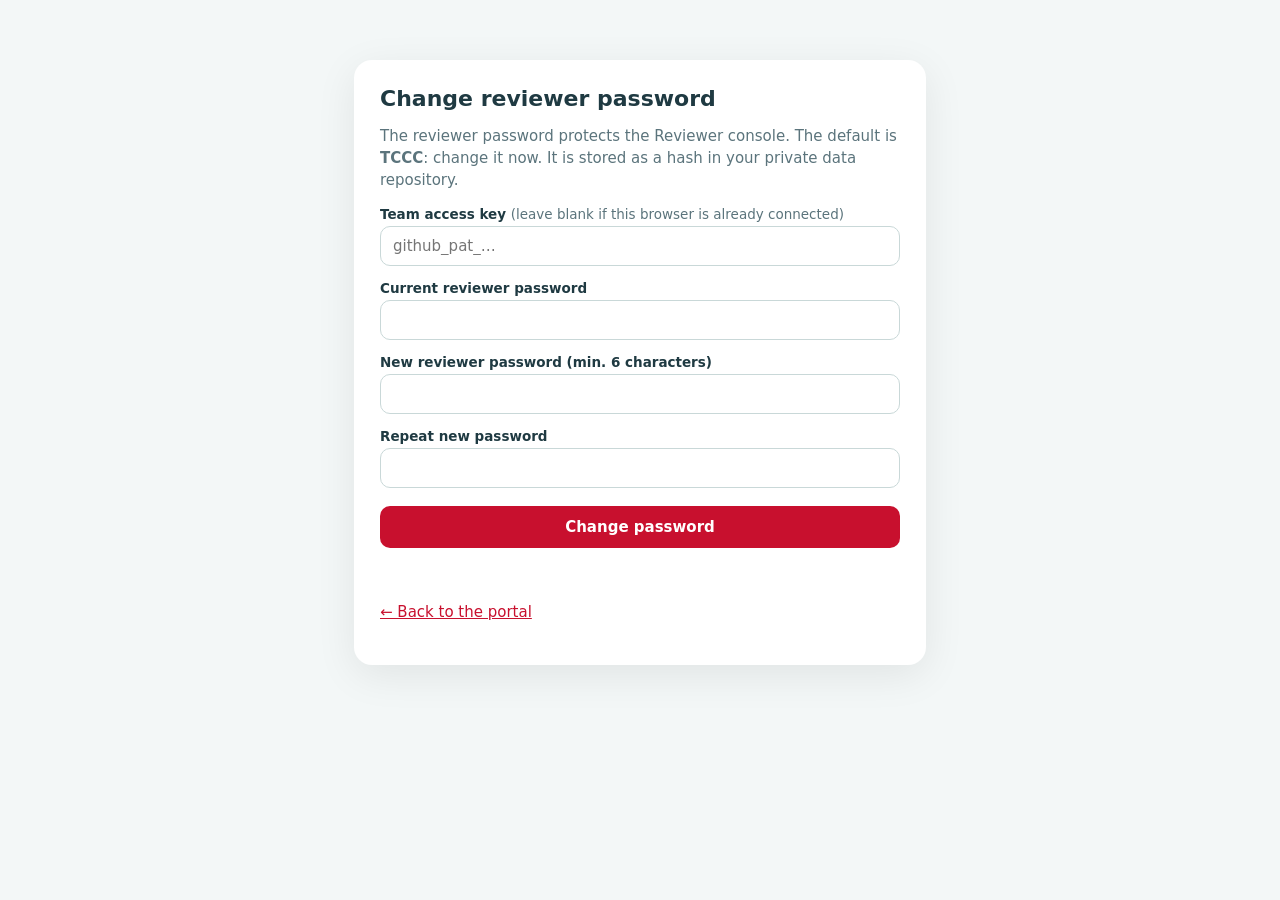
<file: setup.html>
<!doctype html>
<html lang="en"><head><meta charset="utf-8"><meta name="viewport" content="width=device-width,initial-scale=1"><title>PO Portal setup</title>
<style>body{font:15px system-ui,Segoe UI,Arial,sans-serif;background:#f3f7f7;color:#1f3a42;margin:0;padding:24px}main{max-width:520px;margin:4vh auto;background:#fff;border-radius:18px;padding:26px;box-shadow:0 10px 40px rgba(0,0,0,.08)}h1{margin:0 0 4px;font-size:22px}p{color:#5b747c;line-height:1.45}label{display:block;margin:14px 0 4px;font-weight:600;font-size:13.5px}input{width:100%;box-sizing:border-box;padding:10px 12px;border:1px solid #c9d8d8;border-radius:10px;font:inherit}button{margin-top:18px;width:100%;padding:12px;border:0;border-radius:10px;background:#c8102e;color:#fff;font:600 15px system-ui;cursor:pointer}button:disabled{opacity:.6}#msg{margin-top:14px;min-height:20px;font-size:14px}.ok{color:#14663a}.bad{color:#b3261e}a{color:#c8102e}</style></head>
<body><main>
<h1>Change reviewer password</h1>
<p>The reviewer password protects the Reviewer console. The default is <b>TCCC</b>: change it now. It is stored as a hash in your private data repository.</p>
<label for="team">Team access key <span style="font-weight:400;color:#5b747c">(leave blank if this browser is already connected)</span></label>
<input id="team" type="password" autocomplete="off" placeholder="github_pat_…">
<label for="cur">Current reviewer password</label><input id="cur" type="password" autocomplete="off">
<label for="new1">New reviewer password (min. 6 characters)</label><input id="new1" type="password" autocomplete="new-password">
<label for="new2">Repeat new password</label><input id="new2" type="password" autocomplete="new-password">
<button id="go">Change password</button><div id="msg"></div>
<p style="margin-top:20px"><a href="./">← Back to the portal</a></p>
</main>
<script src="config.js"></script>
<script>
(function () {
  const cfg = Object.assign({ dataRepo: '', branch: 'main', dataPath: 'data' }, window.PO_CONFIG || {});
  if (!cfg.dataRepo && /\.github\.io$/i.test(location.hostname)) cfg.dataRepo = location.hostname.split('.')[0] + '/po-portal-data';
  const $ = id => document.getElementById(id); const msg = (t, c) => { $('msg').textContent = t; $('msg').className = c || ''; };
  const hex = async t => [...new Uint8Array(await crypto.subtle.digest('SHA-256', new TextEncoder().encode(t)))].map(b => b.toString(16).padStart(2, '0')).join('');
  const path = '/repos/' + cfg.dataRepo + '/contents/' + [cfg.dataPath.replace(/^\/+|\/+$/g, ''), 'reviewer-key.txt'].filter(Boolean).join('/');
  async function gh(method, url, key, body) {
    return fetch('https://api.github.com' + url, { method, cache: 'no-store', headers: { Authorization: 'Bearer ' + key, Accept: 'application/vnd.github+json', ...(body ? { 'Content-Type': 'application/json' } : {}) }, body: body ? JSON.stringify(body) : undefined });
  }
  $('go').addEventListener('click', async () => {
    const key = $('team').value.trim() || localStorage.getItem('po_team_key') || '';
    if (!key) return msg('Paste the team access key.', 'bad');
    if ($('new1').value.length < 6) return msg('The new password needs at least 6 characters.', 'bad');
    if ($('new1').value !== $('new2').value) return msg('The new passwords do not match.', 'bad');
    $('go').disabled = true; msg('Working…');
    try {
      const res = await gh('GET', path + '?ref=' + encodeURIComponent(cfg.branch), key);
      if (res.status === 401) throw new Error('The team access key is invalid.');
      let stored = await hex('TCCC'); let sha;
      if (res.ok) { const j = await res.json(); sha = j.sha; stored = atob(j.content.replace(/\n/g, '')).trim().toLowerCase(); }
      else if (res.status !== 404) throw new Error('GitHub answered ' + res.status + '.');
      if ((await hex($('cur').value)) !== stored) throw new Error('The current reviewer password is incorrect.');
      const put = await gh('PUT', path, key, { message: 'data: change reviewer password', content: btoa(await hex($('new1').value) + '\n'), branch: cfg.branch, ...(sha ? { sha } : {}) });
      if (!put.ok) throw new Error('Could not save (GitHub ' + put.status + '). The key needs Contents: Read and write on the data repository.');
      localStorage.setItem('po_team_key', key);
      msg('Done. The new reviewer password is active (reviewers must unlock again).', 'ok');
    } catch (e) { msg(e.message, 'bad'); }
    $('go').disabled = false;
  });
})();
</script></body></html>
</file>
<file: styles.css>
:root{--ink:#172b35;--muted:#75838b;--muted-dark:#52646d;--teal:#086a67;--teal-dark:#075653;--teal-soft:#e8f5f3;--teal-border:#c6e7e2;--orange:#df7a36;--line:#e4eaec;--canvas:#f6f8f8;--white:#fff;--navy:#15313b;--shadow:0 3px 16px rgba(25,54,62,.045);--radius:15px;--font:'Segoe UI',system-ui,-apple-system,BlinkMacSystemFont,sans-serif;--display:'Segoe UI',system-ui,-apple-system,BlinkMacSystemFont,sans-serif}
*{box-sizing:border-box}html{scroll-behavior:smooth}body{margin:0;background:var(--canvas);color:var(--ink);font-family:var(--font);font-size:13px;line-height:1.5;-webkit-font-smoothing:antialiased}button,input,select,textarea{font:inherit}button,a,select{cursor:pointer}button{color:inherit}a{color:inherit;text-decoration:none}button:focus-visible,a:focus-visible,input:focus-visible,select:focus-visible,textarea:focus-visible{outline:3px solid rgba(8,106,103,.22);outline-offset:2px}.hidden{display:none!important}.app-shell{min-height:100vh}.sidebar{background:#102f39;color:#d7e5e6;position:fixed;inset:0 auto 0 0;width:248px;display:flex;flex-direction:column;padding:24px 15px 15px;z-index:50}.brand{display:flex;align-items:center;gap:11px;padding:0 10px 31px;border-bottom:1px solid rgba(255,255,255,.09)}.brand-mark{height:39px;width:39px;border-radius:12px;background:linear-gradient(145deg,#22aaa0,#08746f);display:flex;align-items:center;justify-content:center;color:#fff;font-family:var(--display);font-size:12px;font-weight:800;letter-spacing:-.6px;position:relative;box-shadow:0 4px 12px rgba(0,0,0,.12)}.brand-mark i{position:absolute;width:6px;height:6px;background:#f1b16d;border-radius:50%;top:5px;right:5px;border:1px solid #16756f}.brand-copy{display:flex;flex-direction:column;gap:2px;min-width:0}.brand-copy strong{font:800 11px var(--display);letter-spacing:1px;color:#fff;white-space:nowrap}.brand-copy span{font-size:11px;color:#93acb1}.workspace-label{font-size:9px;font-weight:700;letter-spacing:1.8px;color:#719196;margin:27px 12px 12px}.side-nav{display:flex;flex-direction:column;gap:5px}.nav-item{height:43px;border:0;background:transparent;color:#aac0c4;border-radius:9px;display:flex;align-items:center;gap:12px;padding:0 13px;text-align:left;font-size:12px;font-weight:500;transition:background .18s,color .18s;width:100%}.nav-item:hover{background:rgba(255,255,255,.06);color:#fff}.nav-item.active{background:linear-gradient(90deg,#0b7772,#08635f);color:#fff;box-shadow:0 5px 15px rgba(0,0,0,.1)}.nav-icon{width:18px;text-align:center;color:inherit;font-size:18px;font-weight:400;line-height:1}.nav-count{margin-left:auto;background:rgba(255,255,255,.13);border-radius:5px;padding:2px 6px;font-size:10px;color:#d5e9e9}.sidebar-spacer{flex:1}.sidebar-help{margin:0 4px 17px;padding:16px 13px 13px;background:rgba(255,255,255,.055);border:1px solid rgba(255,255,255,.09);border-radius:12px}.help-icon{width:23px;height:23px;display:flex;align-items:center;justify-content:center;border-radius:50%;background:rgba(45,191,180,.18);color:#71d5ca;font-size:12px;font-weight:700}.sidebar-help strong{display:block;margin-top:11px;font-size:12px;color:#f5fbfb}.sidebar-help p{margin:5px 0 12px;color:#a1b7bb;font-size:10.5px;line-height:1.55}.sidebar-help-button{width:100%;border:1px solid rgba(255,255,255,.13);color:#d7e8e9;background:rgba(255,255,255,.05);border-radius:7px;padding:8px 9px;font-size:10.5px;font-weight:600;text-align:left;display:flex;justify-content:space-between}.sidebar-help-button:hover{background:rgba(255,255,255,.1)}.sidebar-footer{display:flex;align-items:center;gap:7px;padding:13px 8px 3px;border-top:1px solid rgba(255,255,255,.08);color:#91a9ad;font-size:10px}.status-dot{width:6px;height:6px;border-radius:50%;background:#51c5a0}.footer-version{margin-left:auto;color:#607c82}.main-shell{margin-left:248px;min-height:100vh;display:flex;flex-direction:column}.topbar{height:69px;position:sticky;top:0;z-index:30;background:rgba(255,255,255,.94);backdrop-filter:blur(16px);border-bottom:1px solid #e9eeee;display:flex;align-items:center;justify-content:space-between;padding:0 37px;gap:20px}.topbar-left,.topbar-right{display:flex;align-items:center;gap:19px}.breadcrumbs{display:flex;align-items:center;gap:10px;color:#85949a;font-size:11px}.breadcrumbs b{font-weight:400;color:#c0cace}.breadcrumbs strong{font-weight:600;color:#2d444e}.global-search{height:35px;width:218px;display:flex;align-items:center;gap:8px;padding:0 10px;border:1px solid #e2e8e9;background:#fafbfb;border-radius:7px;color:#9aa7ad}.global-search span,.request-search span{font-size:22px;line-height:1;transform:rotate(-20deg)}.global-search input{border:0;outline:0;background:transparent;min-width:0;width:100%;font-size:11px;color:var(--ink)}.global-search input::placeholder{color:#9aa7ad}.global-search kbd{font-size:9px;color:#9aa6ab;background:#fff;border:1px solid #e4e9ea;border-radius:4px;padding:2px 4px;white-space:nowrap}.top-date{display:flex;align-items:center;gap:7px;color:#687980;font-size:10px;white-space:nowrap}.calendar-mini{display:inline-flex;width:22px;height:22px;border:1px solid #e5ebeb;border-radius:6px;align-items:center;justify-content:center;color:#577d80;font-size:13px}.button{border:1px solid transparent;display:inline-flex;align-items:center;justify-content:center;gap:7px;border-radius:7px;padding:9px 13px;font-size:11px;font-weight:700;line-height:1.2;transition:transform .14s,background .14s,border-color .14s;white-space:nowrap}.button:active{transform:translateY(1px)}.button-primary{background:var(--teal);color:#fff;box-shadow:0 2px 5px rgba(8,106,103,.13)}.button-primary:hover{background:var(--teal-dark)}.button-secondary{background:#fff;border-color:#dce5e7;color:#425861}.button-secondary:hover{border-color:#b5cfce;background:#fbfefe}.button-quiet{border:0;background:transparent;color:#718088;padding-left:0}.button-quiet:hover{color:#b64c39}.button-small{padding:7px 10px;font-size:10.5px}.button-plus{font-size:16px;font-weight:400;line-height:10px}.top-create{padding:10px 14px}.mobile-menu,.mobile-nav-close{display:none}.content-area{padding:30px 37px 42px;flex:1;max-width:1740px;width:100%;margin:0 auto}.view{display:none;animation:fadeIn .2s ease}.view.active{display:block}@keyframes fadeIn{from{opacity:.6;transform:translateY(3px)}to{opacity:1;transform:translateY(0)}}.page-heading{display:flex;align-items:flex-end;justify-content:space-between;gap:24px;margin-bottom:25px}.page-heading h1{margin:5px 0 4px;font:800 25px/1.25 var(--display);letter-spacing:-1px;color:#183640}.page-heading p{color:#819096;margin:0;font-size:12px}.eyebrow{font-size:9px;font-weight:800;letter-spacing:1.45px;color:#87969b;display:flex;align-items:center;gap:7px}.eyebrow-dot{height:5px;width:5px;border-radius:50%;background:#23a49a}.heading-actions{display:flex;align-items:center;gap:9px}.metric-grid{display:grid;grid-template-columns:repeat(4,minmax(0,1fr));gap:15px;margin-bottom:20px}.metric-card{background:#fff;border:1px solid #e8eeee;box-shadow:var(--shadow);border-radius:13px;padding:17px 18px 14px;min-height:136px;position:relative;overflow:hidden}.metric-card:after{content:"";position:absolute;width:68px;height:68px;border-radius:50%;right:-30px;top:-33px;background:rgba(17,139,132,.035)}.metric-top{display:flex;align-items:center;justify-content:space-between;color:#6d7e85;font-size:11px;font-weight:600}.metric-icon{height:31px;width:31px;display:flex;align-items:center;justify-content:center;border-radius:9px;font-size:15px;font-weight:700;flex-shrink:0}.icon-teal{color:#087b76;background:#e4f5f3}.icon-amber{color:#b77b28;background:#fff3df}.icon-green{color:#16845e;background:#e5f6ed}.icon-blue{color:#3578bd;background:#eaf3fd}.metric-value{font:800 26px/1.2 var(--display);letter-spacing:-1px;margin-top:13px;color:#17343e}.metric-money{font-size:23px}.metric-foot{display:flex;align-items:center;justify-content:space-between;gap:5px;margin-top:9px}.metric-subtle{font-size:9.5px;color:#99a5a9}.metric-trend{font-size:9px;border-radius:5px;padding:3px 6px;font-weight:700}.metric-trend.neutral{color:#13816f;background:#eaf7f4}.tiny-pill{font-size:9px;font-weight:700;padding:3px 7px;border-radius:5px}.pill-green{background:#e8f7ee;color:#238258}.text-link{border:0;background:transparent;color:var(--teal);font-size:10.5px;font-weight:700;padding:0;white-space:nowrap}.text-link:hover{text-decoration:underline}.metric-info{color:#aab5b8;font-size:12px}.overview-grid{display:grid;grid-template-columns:minmax(0,1.68fr) minmax(280px,1fr);gap:17px;align-items:start}.panel{border:1px solid #e7eded;background:#fff;border-radius:13px;box-shadow:var(--shadow);overflow:hidden}.panel-heading{display:flex;align-items:center;justify-content:space-between;gap:16px;padding:18px 20px 15px}.panel-heading h2{margin:0;font:800 13px var(--display);letter-spacing:-.2px;color:#1a3841}.panel-heading p{margin:4px 0 0;font-size:10px;color:#8a999e}.panel-kebab{font-size:13px;letter-spacing:2px;color:#b0bbbe}.table-wrap{width:100%;overflow:auto}.data-table{width:100%;border-collapse:separate;border-spacing:0;font-size:10.5px;text-align:left}.data-table thead th{background:#f8fafa;color:#829196;font-size:8.5px;font-weight:800;letter-spacing:.6px;padding:11px 13px;border-top:1px solid #edf1f1;border-bottom:1px solid #e9eeee;white-space:nowrap}.data-table tbody td{padding:12px 13px;border-bottom:1px solid #eff2f2;color:#53666f;vertical-align:middle}.data-table tbody tr:last-child td{border-bottom:0}.data-table tbody tr:hover td{background:#fbfdfd}.recent-panel .data-table thead th:first-child,.recent-panel .data-table tbody td:first-child{padding-left:20px}.request-id{font-size:10px;font-weight:800;color:#276b69;white-space:nowrap}.request-title-cell{max-width:170px;white-space:nowrap;overflow:hidden;text-overflow:ellipsis;font-weight:600;color:#344c55!important}.vendor-cell{max-width:150px;white-space:nowrap;overflow:hidden;text-overflow:ellipsis;color:#314a53!important;font-weight:600}.secondary-cell{font-size:9.5px;color:#89979c!important}.value-cell{font-variant-numeric:tabular-nums;font-weight:700;color:#2f4b53!important;white-space:nowrap}.status-pill{display:inline-flex;align-items:center;gap:5px;padding:4px 7px;border-radius:5px;font-size:9px;font-weight:700;white-space:nowrap}.status-pill:before{content:"";width:5px;height:5px;border-radius:50%;background:currentColor;opacity:.75}.status-draft{color:#6d7982;background:#eef1f3}.status-submitted{color:#a76b16;background:#fff3dc}.status-review{color:#3778b6;background:#eaf3fe}.status-clarification{color:#ae6630;background:#fff0e6}.status-approved{color:#19835c;background:#e6f7ee}.status-rejected{color:#b74949;background:#fdeaea}.status-created{color:#12736f;background:#e1f4f3}.row-action{border:1px solid #e4ebec;background:#fff;color:#648087;border-radius:6px;padding:5px 7px;font-size:12px;line-height:1}.row-action:hover{color:var(--teal);border-color:#b5d8d5}.empty-state{padding:35px 20px 38px;text-align:center;color:#7e8c92;display:none}.empty-state.show{display:block}.empty-illustration{height:42px;width:42px;border-radius:12px;background:#eaf6f4;color:#218c85;display:flex;align-items:center;justify-content:center;font-size:21px;margin:0 auto 11px}.empty-state strong{display:block;font-size:12px;color:#304c54}.empty-state p{font-size:10px;margin:5px 0 15px}.compact-empty{padding:28px 18px}.overview-side{display:flex;flex-direction:column;gap:16px}.status-summary{padding:0 20px 16px;display:flex;flex-direction:column;gap:12px}.status-summary-row{display:grid;grid-template-columns:112px minmax(50px,1fr) 25px;align-items:center;gap:11px;color:#738389;font-size:10px}.status-track{height:5px;border-radius:5px;background:#f0f3f3;overflow:hidden}.status-fill{height:100%;border-radius:5px;min-width:0;transition:width .25s}.status-count{font-size:10px;font-weight:700;color:#355059;text-align:right;font-variant-numeric:tabular-nums}.panel-divider{height:1px;background:#edf1f1;margin:0 20px}.workflow-caption{display:flex;align-items:flex-start;gap:9px;padding:14px 20px 17px}.workflow-check{height:22px;width:22px;border-radius:7px;background:#e7f7ef;color:#1a9562;display:flex;align-items:center;justify-content:center;flex-shrink:0;font-size:12px;font-weight:800}.workflow-caption strong{font-size:10.5px;color:#38525a}.workflow-caption p{margin:3px 0 0;font-size:9.5px;line-height:1.5;color:#8a9a9e}.quick-panel .panel-heading{padding-bottom:9px}.quick-action{border:0;background:transparent;border-top:1px solid #eff2f2;display:flex;align-items:center;text-align:left;padding:12px 17px;gap:11px;width:100%;transition:background .15s}.quick-action:hover{background:#f9fcfc}.quick-icon{height:32px;width:32px;border-radius:9px;display:flex;align-items:center;justify-content:center;font-size:18px;flex-shrink:0}.teal-bg{background:#e4f6f3;color:#0a817a}.blue-bg{background:#eaf3ff;color:#3878bd}.amber-bg{background:#fff3df;color:#b77b28}.quick-action>span:nth-child(2){display:flex;flex-direction:column;gap:2px;min-width:0}.quick-action strong{font-size:10.5px;color:#36525a}.quick-action small{font-size:9.5px;color:#91a0a5}.quick-arrow{margin-left:auto;color:#a1b0b4;font-size:13px}.notice-bar{display:flex;align-items:center;gap:12px;border:1px solid #d8ecea;background:#eff9f7;border-radius:10px;margin-top:18px;padding:13px 16px}.notice-icon{width:24px;height:24px;border-radius:50%;background:#d9f0ed;color:#0a827b;font-size:12px;font-weight:800;display:flex;align-items:center;justify-content:center;flex-shrink:0}.notice-bar>div{min-width:0}.notice-bar strong{display:block;font-size:10.5px;color:#2c615e}.notice-bar p{margin:2px 0 0;font-size:10px;color:#72908e}.notice-link{margin-left:auto;border:0;background:transparent;color:#0b7772;font-weight:700;font-size:10px;white-space:nowrap}.notice-link span{font-size:14px;margin-left:5px}.main-footer{margin-top:auto;padding:17px 37px 18px;border-top:1px solid #e8eeee;display:flex;justify-content:space-between;gap:20px;color:#9aa7ac;font-size:9px}.main-footer b{font-weight:500;color:#c8d1d3;margin:0 4px}
/* Form */
.form-page-layout{display:grid;grid-template-columns:minmax(0,1fr) 255px;gap:17px;align-items:start}.form-page-layout form{min-width:0}.form-card{background:#fff;border:1px solid #e6eded;box-shadow:var(--shadow);border-radius:13px;margin-bottom:14px;padding:20px 21px}.form-section-head{display:flex;align-items:center;gap:12px;margin-bottom:20px}.section-number{height:29px;width:29px;border-radius:8px;background:#e4f4f2;color:#0b7974;font-size:10px;font-weight:800;display:flex;align-items:center;justify-content:center;flex-shrink:0}.form-section-head h2{margin:0;font:800 13px var(--display);color:#203d46}.form-section-head p{margin:3px 0 0;color:#89979c;font-size:10px}.required-key{margin-left:auto;font-size:9px;color:#97a4a8;white-space:nowrap;display:flex;align-items:center;gap:5px}.required-key i{height:5px;width:5px;border-radius:50%;background:#df7a36}.form-grid{display:grid;gap:17px 15px}.three-col{grid-template-columns:repeat(3,minmax(0,1fr))}.two-col{grid-template-columns:repeat(2,minmax(0,1fr))}.four-col{grid-template-columns:1.15fr 1fr 1fr .8fr}.span-3{grid-column:span 3}.span-2{grid-column:span 2}.field{display:flex;flex-direction:column;min-width:0;gap:6px}.field label,.field-label{font-size:10px;font-weight:700;color:#4d626b}.field label em,.field-label em,.line-table th i{font-style:normal;color:#dc7741;margin-left:2px}.field input,.field select,.field textarea,.detail-note{width:100%;min-width:0;background:#fff;border:1px solid #dfe7e8;border-radius:7px;padding:10px 11px;color:#2b4149;font-size:11px;outline:none;box-shadow:inset 0 1px 1px rgba(20,45,52,.015);transition:border-color .15s,box-shadow .15s}.field input,.field select{height:38px}.field textarea{resize:vertical;min-height:65px;line-height:1.5}.field input::placeholder,.field textarea::placeholder{color:#a6b1b5}.field input:focus,.field select:focus,.field textarea:focus,.detail-note:focus{border-color:#66b4ae;box-shadow:0 0 0 3px rgba(13,129,121,.08)}.field input[readonly]{background:#f8faf9;color:#819196}.field small{font-size:9px;color:#99a6aa;line-height:1.4}.inline-reference{display:flex;align-items:center;gap:10px;background:#f7fbfb;border:1px solid #e5f0ef;border-radius:8px;padding:10px 12px;margin-top:17px}.ref-icon{display:flex;align-items:center;justify-content:center;height:28px;width:28px;border-radius:8px;background:#e3f4f1;color:#0b8179;font-size:14px;flex-shrink:0}.inline-reference>div{min-width:0}.inline-reference strong{font-size:10px;color:#38565e}.inline-reference p{margin:2px 0 0;font-size:9px;color:#8c9a9f}.inline-reference a{margin-left:auto;white-space:nowrap;color:#0c7974;font-size:9px;font-weight:700}.choice-grid{display:grid;grid-template-columns:repeat(2,minmax(0,1fr));gap:10px}.choice-card{position:relative;border:1px solid #dfe7e8;border-radius:9px;padding:13px 12px;display:flex;align-items:flex-start;gap:9px;cursor:pointer;transition:border .15s,background .15s;min-width:0}.choice-card.selected{border-color:#74bcb6;background:#f3fbf9;box-shadow:0 0 0 1px rgba(17,139,132,.07)}.choice-card input{position:absolute;opacity:0;pointer-events:none;width:1px;height:1px}.choice-radio{height:14px;width:14px;border:1.5px solid #c5d1d4;border-radius:50%;margin-top:2px;flex-shrink:0;position:relative}.choice-card.selected .choice-radio{border-color:#09807a}.choice-card.selected .choice-radio:after{content:"";position:absolute;inset:3px;background:#09807a;border-radius:50%}.choice-copy{display:flex;flex-direction:column;gap:3px;min-width:0}.choice-copy strong{font-size:10px;color:#3d565d}.choice-copy small{font-size:9px;color:#8c9ba0;line-height:1.45}.choice-tag{margin-left:auto;font-size:8px;font-weight:800;color:#14817b;background:#e2f4f1;border-radius:4px;padding:3px 5px}.mapping-note{margin-top:16px;display:flex;align-items:flex-start;gap:9px;background:#f8faf9;padding:11px 12px;border-radius:7px;border:1px solid #edf1f1}.mapping-note>span{color:#5a9390;font-size:12px}.mapping-note strong{display:block;font-size:9.5px;color:#526d72}.mapping-note p{margin:3px 0 0;font-size:9px;line-height:1.55;color:#8a999e}.line-items-card{padding-bottom:0}.line-items-card .form-section-head{margin-bottom:16px}.add-row-button{margin-left:auto}.add-row-button>span{font-size:14px}.line-table-subhead{display:flex;align-items:center;justify-content:space-between;gap:12px;background:#f8fbfb;border:1px solid #e8efef;border-bottom:0;padding:10px 12px;color:#8a989e;font-size:9px}.line-table-subhead b{color:#52676e;font-size:10px}.subhead-sep{padding:0 4px;color:#bec8ca}.subtle-button{border:0;background:transparent;color:#6b8b8d;font-size:9px;font-weight:700}.subtle-button:hover{color:#b34c3d}.line-table-scroll{width:100%;overflow:auto;border:1px solid #e8eeee;border-radius:0 0 7px 7px}.line-table{width:100%;min-width:1080px;border-collapse:separate;border-spacing:0;font-size:9px}.line-table th{font-weight:800;letter-spacing:.35px;text-align:left;font-size:8px;color:#eaf7f5;background:#096a67;padding:11px 8px;white-space:nowrap;border-right:1px solid rgba(255,255,255,.14)}.line-table th:first-child{padding-left:10px}.line-table th:last-child{border:0}.line-table th i{color:#f1b37e}.line-table td{padding:6px 5px;border-right:1px solid #e7eded;border-bottom:1px solid #e7eded;background:#fff;vertical-align:top}.line-table tr:last-child td{border-bottom:0}.line-table td:last-child{border-right:0;text-align:center}.line-table td input,.line-table td select{width:100%;border:1px solid transparent;border-radius:5px;background:#fff;padding:7px 6px;height:31px;outline:none;color:#41565d;font-size:9px;min-width:70px}.line-table td input:focus,.line-table td select:focus{border-color:#81c5bf;background:#fbfefe;box-shadow:0 0 0 2px rgba(15,130,122,.07)}.line-table td input[readonly]{background:#f7f9f9;color:#75878d}.line-table td input:disabled,.line-table td select:disabled{background:#f3f6f6;color:#9ba7ab;cursor:not-allowed}.line-table .col-type{width:110px}.line-table .col-description{min-width:180px}.line-table td .line-desc{min-width:170px}.line-table .code-cell{min-width:130px}.line-total{display:block;padding:8px 5px;color:#2c5158;font-weight:800;font-size:9px;white-space:nowrap;font-variant-numeric:tabular-nums}.line-delete{border:0;background:transparent;color:#a4b1b5;padding:6px 5px;font-size:13px;border-radius:5px}.line-delete:hover{color:#c45143;background:#fff3f1}.line-table-footer{display:flex;align-items:center;justify-content:space-between;gap:14px;padding:12px 0 14px}.table-tip{display:flex;align-items:center;gap:6px;color:#9ba7aa;font-size:9px}.table-tip span{color:#73a3a0}.po-total-card{display:grid;grid-template-columns:auto auto;align-items:center;gap:4px 15px;background:#eaf7f5;border:1px solid #d4ebe8;border-radius:8px;padding:8px 12px;min-width:160px}.po-total-card span{font-size:8px;font-weight:800;letter-spacing:.7px;color:#397a77}.po-total-card strong{font:800 17px var(--display);text-align:right;font-variant-numeric:tabular-nums;color:#0c605d}.po-total-card small{grid-column:2;text-align:right;color:#6a9c99;font-size:8px}.form-footer-actions{display:flex;align-items:center;justify-content:space-between;gap:14px;padding:5px 2px 18px}.form-footer-actions>div{display:flex;align-items:center;gap:9px}.save-note{font-size:9px;color:#a1acad;margin-right:4px}.form-summary-rail{position:sticky;top:88px;display:flex;flex-direction:column;gap:12px}.summary-rail-card{border-radius:13px;border:1px solid #e4ebeb;background:#fff;box-shadow:var(--shadow);padding:18px 17px}.summary-rail-icon{height:31px;width:31px;border-radius:9px;display:flex;align-items:center;justify-content:center;background:#e5f4f2;color:#14817b;font-size:15px}.summary-rail-card h3{font:800 13px var(--display);margin:12px 0 3px;color:#26434b}.summary-rail-card>p{font-size:9.5px;color:#8d9ba0;line-height:1.5;margin:0}.summary-divider{height:1px;background:#edf1f1;margin:14px 0}.summary-row{display:flex;justify-content:space-between;align-items:flex-start;gap:12px;margin:11px 0;font-size:9.5px}.summary-row span{color:#8e9b9f}.summary-row strong{max-width:120px;text-align:right;color:#435b62;font-size:9.5px;overflow-wrap:anywhere}.summary-total{display:flex;flex-direction:column;gap:4px;padding:11px 12px;background:#f0faf8;border:1px solid #e0f0ed;border-radius:8px;margin-top:14px}.summary-total span{font-size:9px;color:#668e8b}.summary-total strong{font:800 21px var(--display);letter-spacing:-.7px;color:#0a6661}.summary-currency{font-size:8.5px;text-align:right;color:#8ca9a6;margin-top:4px}.checklist-title{font-size:9.5px;font-weight:800;color:#50676e;margin-bottom:11px}.checklist-item{display:flex;align-items:center;gap:7px;font-size:9px;color:#7e8e93;margin:8px 0}.check-bullet{font-size:12px;color:#b2c0c2}.check-bullet.done{color:#168967}.summary-help{display:flex;gap:9px;align-items:flex-start;border:1px solid #e6efef;background:#f9fbfb;border-radius:9px;padding:11px}.help-icon.small{height:20px;width:20px;font-size:10px;flex-shrink:0}.summary-help strong{font-size:9.5px;color:#547076}.summary-help p{font-size:8.8px;color:#95a3a7;line-height:1.5;margin:3px 0 0}
/* Requests and master data */
.requests-panel{overflow:hidden}.request-toolbar,.master-toolbar{display:flex;align-items:center;gap:11px;padding:14px 17px;border-bottom:1px solid #edf1f1}.request-search{height:35px;display:flex;align-items:center;gap:7px;border:1px solid #e0e7e8;border-radius:7px;padding:0 10px;background:#fff;min-width:0;flex:1;color:#9ba8ad}.request-search input{height:100%;border:0;outline:0;min-width:0;width:100%;font-size:10.5px;color:#334d55;background:transparent}.request-search input::placeholder{color:#a0acb0}.request-toolbar select{height:35px;max-width:160px;border:1px solid #e0e7e8;background:#fff;border-radius:7px;padding:0 10px;color:#63767d;font-size:10px}.result-count{font-size:9.5px;color:#91a0a5;white-space:nowrap;margin-left:auto}.request-register{min-width:930px}.request-register .vendor-cell{max-width:140px}.request-register th:first-child,.request-register td:first-child{padding-left:18px}.request-register td{height:52px}.register-actions{display:flex;gap:5px;align-items:center}.register-action{border:1px solid #e1e9ea;background:#fff;color:#5e7d82;font-size:9px;font-weight:700;border-radius:5px;padding:5px 7px}.register-action:hover{border-color:#b7d7d4;color:#0b7772}.master-metric-grid{display:grid;grid-template-columns:repeat(4,minmax(0,1fr));gap:13px;margin-bottom:17px}.master-metric{background:#fff;border:1px solid #e6eded;border-radius:11px;box-shadow:var(--shadow);display:flex;align-items:center;gap:12px;padding:15px 17px}.master-metric>div{display:flex;flex-direction:column;gap:2px}.master-metric strong{font:800 19px var(--display);color:#23424a}.master-metric span:not(.metric-icon){font-size:9.5px;color:#87969b}.master-tabs{display:flex;align-items:center;gap:4px;border-bottom:1px solid #e9efef;padding:0 16px}.master-tab{border:0;background:transparent;padding:14px 13px 12px;color:#7f8e93;font-size:10.5px;font-weight:700;border-bottom:2px solid transparent;white-space:nowrap}.master-tab.active{color:#08736d;border-color:#07827a}.master-tab span{margin-left:4px;background:#f0f4f4;color:#849398;border-radius:4px;padding:2px 5px;font-size:8px}.master-tab.active span{background:#e6f5f2;color:#07827a}.master-toolbar{border-bottom:1px solid #edf1f1;padding:12px 16px}.master-toolbar .request-search{max-width:380px}.master-table-wrap{max-height:500px}.master-table{min-width:730px}.master-table td{max-width:320px;white-space:nowrap;overflow:hidden;text-overflow:ellipsis}.master-table .table-code{font-variant-numeric:tabular-nums;color:#26716f;font-weight:700}.master-footnote{display:flex;gap:8px;align-items:flex-start;padding:13px 17px;background:#fafcfc;color:#8b999e;font-size:9px;border-top:1px solid #edf1f1}.master-footnote span:first-child{color:#57908c}.report-cards{display:grid;grid-template-columns:repeat(3,minmax(0,1fr));gap:15px;margin-bottom:18px}.report-card{border:1px solid #e5eded;background:#fff;box-shadow:var(--shadow);border-radius:13px;padding:21px 21px 18px;min-height:250px;display:flex;flex-direction:column;align-items:flex-start}.report-icon{height:38px;width:38px;border-radius:11px;display:flex;align-items:center;justify-content:center;font-size:20px;font-weight:600}.report-card h2{font:800 14px var(--display);color:#28454d;margin:16px 0 6px}.report-card p{font-size:10px;line-height:1.65;color:#849399;margin:0 0 14px;max-width:350px}.report-meta{display:flex;gap:6px;flex-wrap:wrap;margin-bottom:17px}.report-meta span{font-size:8px;color:#7c8f95;background:#f4f7f7;border:1px solid #e9efef;border-radius:5px;padding:4px 6px}.report-card .button{margin-top:auto}.report-summary{margin-bottom:18px}.report-status-grid{padding:6px 20px 19px;display:grid;grid-template-columns:repeat(4,minmax(0,1fr));gap:12px}.report-status-item{border:1px solid #e8eeee;border-radius:9px;padding:12px;display:flex;gap:10px;align-items:center}.report-status-item .status-square{height:8px;width:8px;border-radius:3px;flex-shrink:0}.report-status-item div{display:flex;flex-direction:column;gap:2px;min-width:0}.report-status-item strong{font:800 18px var(--display);color:#2b4750}.report-status-item span{font-size:9px;color:#85959a;white-space:nowrap;overflow:hidden;text-overflow:ellipsis}.report-notice{margin-top:16px}
/* Details modal, notifications */
.modal-backdrop{position:fixed;inset:0;z-index:100;background:rgba(10,31,38,.42);backdrop-filter:blur(4px);display:flex;align-items:center;justify-content:center;padding:22px}.detail-modal-card{width:min(780px,100%);max-height:calc(100vh - 44px);background:#fff;border:1px solid #e3ebeb;border-radius:15px;box-shadow:0 25px 80px rgba(12,39,47,.23);display:flex;flex-direction:column;overflow:hidden}.modal-head{display:flex;justify-content:space-between;align-items:flex-start;gap:15px;padding:22px 24px 17px;border-bottom:1px solid #e9eeee}.modal-head h2{margin:5px 0 3px;font:800 20px var(--display);color:#1b3942;letter-spacing:-.6px}.modal-head p{margin:0;color:#8a999e;font-size:10.5px}.icon-button{width:31px;height:31px;display:flex;align-items:center;justify-content:center;border:1px solid #e3eaea;border-radius:8px;background:#fff;color:#6b7e84;font-size:19px;line-height:1}.icon-button:hover{background:#f6fafa;color:#1c5d5b}.modal-scroll{overflow:auto;padding:19px 24px;min-height:0}.detail-overview-strip{display:grid;grid-template-columns:repeat(4,minmax(0,1fr));gap:9px;margin-bottom:18px}.detail-summary-box{border:1px solid #e6eded;background:#fafcfc;border-radius:8px;padding:10px}.detail-summary-box span{display:block;color:#8b9a9e;font-size:8.5px;margin-bottom:5px}.detail-summary-box strong{font-size:10.5px;color:#344f57;overflow-wrap:anywhere}.detail-block{margin-bottom:17px}.detail-block h3{font:800 11px var(--display);color:#34525a;margin:0 0 9px}.detail-info-grid{display:grid;grid-template-columns:repeat(3,minmax(0,1fr));gap:12px}.detail-info{border-bottom:1px solid #eff2f2;padding-bottom:9px;min-width:0}.detail-info span{display:block;font-size:8.5px;color:#91a0a5;margin-bottom:3px}.detail-info strong{display:block;font-size:10px;color:#415a62;white-space:normal;overflow-wrap:anywhere}.detail-lines{width:100%;border-collapse:collapse;font-size:9px}.detail-lines th{padding:8px;background:#f5f9f9;text-align:left;color:#829297;font-size:8px;letter-spacing:.3px}.detail-lines td{padding:9px 8px;border-bottom:1px solid #edf1f1;color:#50676d;vertical-align:top}.detail-lines td:last-child,.detail-lines th:last-child{text-align:right;white-space:nowrap}.detail-total{display:flex;justify-content:flex-end;gap:14px;align-items:center;padding:12px 8px;color:#6d8287;font-size:10px}.detail-total strong{font:800 17px var(--display);color:#096b66}.history-list{display:flex;flex-direction:column;gap:10px}.history-item{display:flex;gap:9px;align-items:flex-start}.history-dot{height:8px;width:8px;border-radius:50%;background:#19a08f;margin-top:4px;flex-shrink:0;box-shadow:0 0 0 4px #eaf7f4}.history-copy strong{display:block;font-size:9.5px;color:#456168}.history-copy span{display:block;font-size:8.5px;color:#96a2a6;margin-top:2px}.detail-note{resize:vertical;min-height:56px;font-size:10px}.modal-footer{padding:14px 24px;border-top:1px solid #e9eeee;background:#fbfdfd;display:flex;align-items:center;justify-content:space-between;gap:15px;flex-wrap:wrap}.modal-footer .left-actions,.modal-footer .right-actions{display:flex;align-items:center;gap:8px}.modal-footer .button{font-size:10px}.toast-region{position:fixed;top:82px;right:22px;z-index:200;display:flex;flex-direction:column;gap:8px;pointer-events:none}.toast{min-width:250px;max-width:min(420px,calc(100vw - 32px));display:flex;align-items:flex-start;gap:9px;background:#fff;border:1px solid #e3ebea;border-radius:10px;padding:12px 14px;box-shadow:0 12px 30px rgba(18,54,60,.13);animation:toastIn .18s ease;pointer-events:auto}.toast-symbol{height:19px;width:19px;border-radius:50%;display:flex;align-items:center;justify-content:center;flex-shrink:0;background:#e2f6ed;color:#18805c;font-size:11px;font-weight:800}.toast.error .toast-symbol{background:#fdebe9;color:#ba4d44}.toast strong{display:block;color:#2d4b53;font-size:10.5px}.toast p{margin:3px 0 0;color:#7b8e93;font-size:9.5px;line-height:1.5}.toast.error{border-color:#f2d5d2}@keyframes toastIn{from{opacity:0;transform:translateY(-5px)}to{opacity:1;transform:translateY(0)}}
@media(min-width:1600px){.content-area{padding-top:38px}.metric-card{min-height:145px}.form-page-layout{grid-template-columns:minmax(0,1fr) 275px}.content-area{padding-left:46px;padding-right:46px}.topbar{padding-left:46px;padding-right:46px}}
@media(max-width:1260px){.content-area{padding-left:25px;padding-right:25px}.topbar{padding-left:25px;padding-right:25px}.main-footer{padding-left:25px;padding-right:25px}.overview-grid{grid-template-columns:minmax(0,1.5fr) minmax(265px,1fr)}.form-page-layout{grid-template-columns:minmax(0,1fr) 230px;gap:12px}.form-card{padding:17px}.metric-grid{gap:11px}.metric-card{padding:15px}.metric-value{font-size:24px}.global-search{width:180px}}
@media(max-width:1080px){.sidebar{width:220px}.main-shell{margin-left:220px}.metric-grid{grid-template-columns:repeat(2,minmax(0,1fr))}.overview-grid{grid-template-columns:1fr}.overview-side{display:grid;grid-template-columns:repeat(2,minmax(0,1fr))}.form-page-layout{grid-template-columns:1fr}.form-summary-rail{position:static;display:grid;grid-template-columns:repeat(2,minmax(0,1fr));grid-row:1}.form-summary-rail .summary-rail-card{grid-row:span 2}.form-summary-rail .summary-help{align-self:start}.form-footer-actions{padding-bottom:4px}.top-date{display:none}}
@media(max-width:820px){.sidebar{transform:translateX(-105%);transition:transform .22s ease;width:260px;box-shadow:15px 0 50px rgba(8,33,40,.14)}.sidebar.open{transform:translateX(0)}.mobile-scrim{display:none;position:fixed;inset:0;background:rgba(13,37,43,.38);z-index:40}.mobile-scrim.show{display:block}.main-shell{margin-left:0}.mobile-menu{display:flex}.mobile-nav-close{display:flex;margin-left:auto}.brand{gap:9px}.topbar{height:61px;padding:0 19px}.topbar-left,.topbar-right{gap:10px}.content-area{padding:24px 19px 35px}.main-footer{padding:15px 19px;flex-wrap:wrap}.global-search{width:min(190px,26vw)}.top-create{padding:9px 10px}.overview-side{grid-template-columns:1fr 1fr}.page-heading h1{font-size:22px}.form-summary-rail{grid-row:auto}}
@media(max-width:640px){.topbar{padding:0 13px}.breadcrumbs span,.breadcrumbs b{display:none}.breadcrumbs{font-size:11px}.global-search{width:35px;padding:0;justify-content:center;border-color:transparent;background:transparent}.global-search span{font-size:22px}.global-search input,.global-search kbd{display:none}.top-create{font-size:0;padding:9px 10px;gap:0}.top-create .button-plus{font-size:19px}.content-area{padding:21px 12px 28px}.page-heading{align-items:flex-start;flex-direction:column;gap:15px;margin-bottom:19px}.page-heading h1{font-size:21px}.heading-actions{width:100%;flex-wrap:wrap}.heading-actions .button{flex:1}.metric-grid{gap:8px}.metric-card{padding:13px 12px;min-height:125px}.metric-top{font-size:10px;gap:5px}.metric-icon{height:27px;width:27px;font-size:13px}.metric-value{font-size:22px}.metric-money{font-size:19px}.metric-foot{align-items:flex-start;flex-wrap:wrap}.metric-subtle{font-size:8.5px}.overview-side{display:flex}.panel-heading{padding:15px 14px 13px}.panel-heading h2{font-size:12px}.recent-panel .data-table{min-width:690px}.notice-bar{align-items:flex-start;padding:12px;gap:8px}.notice-link{display:none}.main-footer{padding:14px 12px;flex-direction:column;gap:5px}.form-card{padding:15px 12px}.form-section-head{gap:9px;align-items:flex-start}.form-section-head .required-key{display:none}.section-number{height:26px;width:26px}.form-section-head h2{font-size:12px}.form-section-head p{font-size:9px;line-height:1.45}.three-col,.two-col,.four-col{grid-template-columns:1fr}.span-2,.span-3{grid-column:auto}.choice-grid{grid-template-columns:1fr}.inline-reference{flex-wrap:wrap;align-items:flex-start}.inline-reference a{margin-left:38px}.form-summary-rail{grid-template-columns:1fr}.form-summary-rail .summary-rail-card{grid-row:auto}.form-footer-actions{align-items:stretch;flex-direction:column}.form-footer-actions>div{flex-wrap:wrap}.save-note{width:100%;margin-bottom:3px}.form-footer-actions .button{flex:1}.line-table-footer{align-items:flex-start;flex-direction:column}.po-total-card{width:100%;grid-template-columns:1fr auto}.po-total-card small{grid-column:1;text-align:left}.request-toolbar{flex-wrap:wrap;padding:11px}.request-toolbar .request-search{flex-basis:100%}.request-toolbar select{flex:1;max-width:none}.request-toolbar .result-count{margin-left:0}.request-register{min-width:900px}.master-metric-grid{grid-template-columns:repeat(2,minmax(0,1fr));gap:8px}.master-metric{padding:12px;gap:8px}.master-metric strong{font-size:17px}.master-tabs{padding:0 6px}.master-tab{padding:13px 8px;font-size:9px}.master-tab span{display:none}.master-toolbar{padding:10px}.report-cards{grid-template-columns:1fr;gap:10px}.report-card{min-height:220px;padding:17px}.report-status-grid{grid-template-columns:repeat(2,minmax(0,1fr));padding:8px 12px 13px}.detail-modal-card{max-height:calc(100vh - 24px)}.modal-backdrop{padding:12px}.modal-head{padding:18px 15px 13px}.modal-scroll{padding:15px}.modal-footer{padding:12px 15px}.detail-overview-strip{grid-template-columns:repeat(2,minmax(0,1fr))}.detail-info-grid{grid-template-columns:repeat(2,minmax(0,1fr))}.modal-footer .left-actions,.modal-footer .right-actions{flex-wrap:wrap}.toast-region{top:70px;right:10px;left:10px}.toast{min-width:0;max-width:none}}
@media print{body{background:#fff}.sidebar,.topbar,.main-footer,.heading-actions,.request-toolbar,.modal-footer,.toast-region{display:none!important}.main-shell{margin:0}.content-area{padding:0;max-width:none}.view{display:none!important}#view-requests.active{display:block!important}.panel,.metric-card,.form-card{box-shadow:none;break-inside:avoid}.modal-backdrop{position:static;background:#fff;display:block!important;padding:0}.detail-modal-card{width:100%;max-height:none;box-shadow:none;border:0}.modal-head{padding-left:0;padding-right:0}.modal-scroll{overflow:visible;padding:12px 0}.modal-footer{display:none}.detail-modal-card .modal-scroll{display:block}}
.inline-request-link{border:0;background:transparent;padding:0;font-family:inherit;text-align:left;cursor:pointer}.inline-request-link:hover{text-decoration:underline}.button-danger{background:#b94f48;color:#fff}.button-danger:hover{background:#a9423c}.empty-status{font-size:10px;color:#96a2a7;padding:8px 0 10px;line-height:1.5}

/* Searchable dropdowns: short, filterable option lists instead of long native menus. */
.searchable-select{position:relative;display:block;width:100%;min-width:0;}
.searchable-select .searchable-native{display:none!important;}
.searchable-control{display:block;width:100%;height:38px;min-width:0;border:1px solid #dfe7e8;border-radius:7px;background:#fff;color:#2b4149;padding:9px 29px 9px 11px;font:inherit;font-size:11px;line-height:1.4;outline:none;box-shadow:inset 0 1px 1px rgba(20,45,52,.015);text-overflow:ellipsis;white-space:nowrap;overflow:hidden;}
.searchable-control::placeholder{color:#9aa8ad;opacity:1;}
.searchable-control:focus,.searchable-select.is-open .searchable-control{border-color:#5fb7b0;box-shadow:0 0 0 3px rgba(8,106,103,.09);}
.searchable-control:disabled{background:#f3f6f6;color:#97a5a9;cursor:not-allowed;}
.searchable-toggle{position:absolute;top:1px;right:2px;height:calc(100% - 2px);width:28px;border:0;background:transparent;color:#516a71;border-radius:6px;display:flex;align-items:center;justify-content:center;font-size:18px;line-height:1;z-index:1;}
.searchable-toggle:hover{background:#f0f8f7;color:#076d68;}
.searchable-toggle:disabled{cursor:not-allowed;opacity:.45;}
.searchable-options{position:fixed;z-index:10000;background:#fff;border:1px solid #d8e3e4;border-radius:9px;box-shadow:0 14px 35px rgba(20,48,55,.18);overflow-y:auto;overscroll-behavior:contain;padding:5px;min-width:220px;}
.searchable-options.hidden{display:none!important;}
.searchable-option{display:flex;width:100%;align-items:center;justify-content:space-between;gap:12px;text-align:left;padding:8px 10px;border:0;border-radius:6px;background:#fff;color:#304951;font-size:11px;line-height:1.4;white-space:normal;overflow-wrap:anywhere;cursor:pointer;}
.searchable-option span{min-width:0;flex:1;}
.searchable-option b{font-size:12px;color:#08716b;flex-shrink:0;}
.searchable-option:hover,.searchable-option.active{background:#edf8f6;color:#075e59;}
.searchable-option.selected{background:#f3f8f8;font-weight:600;}
.searchable-option.searchable-manual-option{margin-top:4px;border-top:1px solid #e3ebec;border-radius:0 0 6px 6px;color:#08716b;font-weight:600;}
.searchable-no-results,.searchable-result-note{padding:9px 10px;color:#7b8b90;font-size:10px;line-height:1.5;}
.searchable-select.compact .searchable-control{height:31px;padding:6px 22px 6px 6px;border-color:transparent;border-radius:5px;font-size:9px;}
.searchable-select.compact .searchable-toggle{width:21px;font-size:14px;}
.searchable-select.compact .searchable-control:focus,.searchable-select.compact.is-open .searchable-control{border-color:#81c5bf;background:#fff;}
.searchable-select.toolbar .searchable-control{height:35px;padding:7px 27px 7px 10px;border-color:#e0e7e8;border-radius:7px;font-size:10px;color:#63767d;}
.searchable-select.toolbar .searchable-toggle{width:25px;}
.searchable-select .searchable-options{font-weight:400;}
@media(max-width:700px){.searchable-options{min-width:0;}.searchable-option{font-size:12px;padding:9px 10px;}.searchable-control{font-size:12px;}}

/* Match the field and table-specific input rules so the custom dropdowns retain their intended compact sizing. */
.searchable-select .searchable-control{display:block;width:100%;height:38px;min-width:0;border:1px solid #dfe7e8;border-radius:7px;background:#fff;color:#2b4149;padding:9px 29px 9px 11px;font-size:11px;line-height:1.4;}
.searchable-select .searchable-control::placeholder{color:#9aa8ad;opacity:1;}
.searchable-select.compact .searchable-control{height:31px;min-width:70px;border:1px solid transparent;border-radius:5px;padding:6px 22px 6px 6px;font-size:9px;}
.searchable-select.toolbar .searchable-control{height:35px;min-width:0;border:1px solid #e0e7e8;border-radius:7px;padding:7px 27px 7px 10px;font-size:10px;}

.request-toolbar .searchable-select.toolbar{width:160px;max-width:160px;flex:0 1 160px;}
@media(max-width:700px){.request-toolbar .searchable-select.toolbar{width:auto;max-width:none;flex:1 1 0;}}


/* Role separation: requesters see only the PO entry form; review controls stay hidden until the reviewer key is accepted. */
body:not(.reviewer-mode) .reviewer-only { display: none !important; }
#reviewer-access { white-space: nowrap; }
.reviewer-tracking-grid { margin-bottom: 12px; }
.reviewer-tracking-grid .field input { width: 100%; }
@media (max-width: 760px) { #reviewer-access { padding-inline: 10px; font-size: 11px; } }


/* v1.3.0 requester status tracking and submission receipt */
.requester-track-panel{margin:0 0 16px;border:1px solid #dfeaea;border-radius:13px;background:linear-gradient(135deg,#fbfefe 0%,#f5faf9 100%);box-shadow:0 4px 16px rgba(22,65,70,.035);overflow:visible}
.requester-track-panel details{width:100%}
.requester-track-panel summary{display:flex;align-items:center;gap:12px;list-style:none;padding:15px 18px;cursor:pointer;min-height:68px}
.requester-track-panel summary::-webkit-details-marker{display:none}
.track-summary-icon{width:36px;height:36px;border-radius:10px;background:#e4f4f1;color:#08716b;display:grid;place-items:center;font-size:18px;font-weight:800;flex-shrink:0}
.track-summary-copy{display:flex;flex-direction:column;gap:4px;min-width:0;flex:1}
.track-summary-copy strong{font-size:12px;color:#25454c;font-weight:800}
.track-summary-copy small{font-size:10px;line-height:1.5;color:#7b9095}
.track-summary-action{white-space:nowrap;color:#08716b;font-size:10px;font-weight:800;display:flex;align-items:center;gap:8px}
.track-summary-action b{font-size:15px;transition:transform .15s ease}
#track-lookup-details[open] .track-summary-action b{transform:rotate(180deg)}
.track-form{display:grid;grid-template-columns:minmax(0,1fr) minmax(0,1.25fr) auto;align-items:end;gap:13px;padding:0 18px 17px}
.track-form .field{margin:0}
.track-form .field label{font-size:10px;color:#526d73;margin-bottom:6px}
.track-form input{height:38px;width:100%;font-size:11px}
.track-form .button{height:38px;white-space:nowrap}
.track-result{margin:0 18px 18px;border:1px solid #dfeae8;border-radius:10px;background:#fff;padding:15px 16px}
.track-result-head{display:flex;justify-content:space-between;align-items:flex-start;gap:18px}
.track-result-label{font-size:8px;letter-spacing:1.1px;font-weight:800;color:#7f9599}
.track-result-head h3{font-size:19px;line-height:1.25;margin:6px 0 3px;color:#24444b;font-weight:850}
.track-result-head p{font-size:10px;color:#7d9196;margin:0;overflow-wrap:anywhere}
.track-result-meta{display:flex;gap:28px;flex-wrap:wrap;border-top:1px solid #edf2f1;margin-top:13px;padding-top:11px}
.track-result-meta div{display:flex;flex-direction:column;gap:4px}
.track-result-meta span{font-size:8px;color:#90a0a3}.track-result-meta strong{font-size:10px;color:#3b5960}
.track-timeline{display:grid;grid-template-columns:repeat(auto-fit,minmax(130px,1fr));gap:11px;margin-top:13px;padding-top:13px;border-top:1px solid #edf2f1}
.track-timeline-item{display:flex;align-items:flex-start;gap:8px;min-width:0}
.track-timeline-item i{width:8px;height:8px;border-radius:50%;background:#11a18e;box-shadow:0 0 0 4px #e6f7f3;margin-top:3px;flex-shrink:0}
.track-timeline-item div{display:flex;flex-direction:column;gap:4px;min-width:0}
.track-timeline-item strong{font-size:9px;line-height:1.4;color:#416067;overflow-wrap:anywhere}
.track-timeline-item span{font-size:8px;color:#93a2a6;line-height:1.4}
.submission-receipt{position:relative;display:flex;gap:15px;margin:0 0 17px;padding:18px 46px 18px 18px;background:#f2fbf8;border:1px solid #bfe6db;border-radius:13px;box-shadow:0 5px 18px rgba(8,107,92,.055)}
.receipt-check{flex-shrink:0;width:38px;height:38px;display:grid;place-items:center;border-radius:12px;background:#d8f3e8;color:#087e61;font-size:20px;font-weight:900}
.receipt-main{flex:1;min-width:0}
.receipt-eyebrow{font-size:8px;letter-spacing:1.15px;color:#0b8b74;font-weight:900}
.receipt-main h2{font-size:17px;color:#204a4b;margin:5px 0;font-weight:850}
.receipt-main p{font-size:10px;line-height:1.6;color:#678487;margin:0 0 12px;max-width:750px}
.receipt-meta{display:flex;align-items:center;gap:10px;flex-wrap:wrap;margin-bottom:12px}
.receipt-meta>span:first-child{font-size:9px;color:#81979a}.receipt-meta>strong{font-size:11px;color:#1c4b4a;font-weight:850}
.receipt-status .status-pill{font-size:8px}
.receipt-code-row{display:flex;align-items:center;gap:10px;flex-wrap:wrap;padding:10px 11px;background:#fff;border:1px solid #d8ede6;border-radius:9px;max-width:570px}
.receipt-code-row>span{font-size:9px;color:#718b8b}
.receipt-code-row code{font-size:12px;letter-spacing:1.25px;color:#064f4c;font-weight:900;flex:1;overflow-wrap:anywhere}
.receipt-code-row .button{margin-left:auto}
.receipt-warning{display:block;margin-top:8px;font-size:8.5px;line-height:1.45;color:#7e9994}
.receipt-dismiss{position:absolute;top:10px;right:10px;width:26px;height:26px}
.capex-mode .line-table th.cc-only,.capex-mode .line-table td.cc-only{display:none!important}
@media(max-width:780px){.track-form{grid-template-columns:1fr 1fr}.track-form .button{grid-column:1/-1;justify-self:start}.track-result-head{flex-direction:column;gap:10px}.submission-receipt{padding:15px 40px 15px 14px}.receipt-main h2{font-size:15px}}
@media(max-width:560px){.requester-track-panel summary{padding:13px 12px;gap:9px}.track-summary-icon{width:31px;height:31px}.track-summary-action{font-size:9px}.track-summary-copy strong{font-size:11px}.track-summary-copy small{font-size:9px}.track-form{grid-template-columns:1fr;padding:0 12px 13px}.track-form .button{grid-column:auto;width:100%}.track-result{margin:0 12px 12px;padding:12px}.track-timeline{grid-template-columns:1fr 1fr}.receipt-code-row{align-items:flex-start}.receipt-code-row .button{margin-left:0}.receipt-meta{gap:7px}}

/* v1.4.0: richer requester status card and multi-user request register */
.track-result-head-actions{display:flex;align-items:center;gap:10px;flex-wrap:wrap;justify-content:flex-end}.track-request-summary{display:grid;grid-template-columns:repeat(auto-fit,minmax(135px,1fr));gap:9px;margin-top:14px}.track-request-summary>div{background:#f7faf9;border:1px solid #e8efee;border-radius:8px;padding:10px 11px;min-width:0}.track-request-summary span{display:block;font-size:8px;color:#899b9e;margin-bottom:4px}.track-request-summary strong{display:block;font-size:10px;line-height:1.45;color:#36545b;overflow-wrap:anywhere}.track-privacy-note{font-size:8.5px;color:#90a1a4;margin:12px 0 0}.requestor-cell{max-width:155px;overflow:hidden;text-overflow:ellipsis;white-space:nowrap;font-size:10px;font-weight:650;color:#3e5a61}.request-register{min-width:1080px}.request-register .requestor-cell{max-width:145px}.request-register .vendor-cell{max-width:145px}
@media(max-width:780px){.track-result-head-actions{justify-content:flex-start}.track-request-summary{grid-template-columns:repeat(2,minmax(0,1fr))}}
@media(max-width:560px){.track-result-head-actions{width:100%;justify-content:space-between}.track-request-summary{gap:7px}.track-request-summary>div{padding:9px}.request-register{min-width:1080px}}


/* v1.5.0 — TCCC / Coca-Cola-inspired red, white and charcoal theme (not an official logo). */
:root{--ink:#242124;--muted:#777276;--muted-dark:#5d565a;--teal:#e31837;--teal-dark:#b5122b;--teal-soft:#fff0f2;--teal-border:#ffcbd3;--orange:#f2a900;--line:#ece7e8;--canvas:#f8f7f7;--navy:#241d20;--shadow:0 5px 20px rgba(45,22,28,.055)}
body{background:linear-gradient(180deg,#fff 0,#faf8f8 190px,#f8f7f7 100%)}
.sidebar{background:linear-gradient(180deg,#261c20 0%,#351b22 100%)}
.brand-mark{background:linear-gradient(145deg,#ff304d,#c8102e);box-shadow:0 4px 14px rgba(227,24,55,.24)}
.brand-mark i{background:#fff;border-color:#c8102e}
.nav-item.active{background:linear-gradient(100deg,#e31837,#bd112c);box-shadow:0 5px 16px rgba(227,24,55,.2)}
.nav-item:hover{background:rgba(255,255,255,.09)}
.button-primary{background:linear-gradient(135deg,#e31837,#c8102e);box-shadow:0 3px 8px rgba(227,24,55,.17)}
.button-primary:hover{background:#b5122b}
.button-quiet:hover,.text-link,.request-id,.searchable-option b,.searchable-option:hover,.searchable-option.active,.searchable-option.searchable-manual-option{color:#c8102e}
.button-secondary:hover{border-color:#f2a7b2;background:#fff8f9}
.eyebrow-dot,.status-dot{background:#e31837}
.metric-card:after{background:rgba(227,24,55,.055)}
.metric-icon.icon-teal,.summary-rail-icon,.track-summary-icon{background:#fff0f2;color:#c8102e}
.icon-teal{color:#c8102e;background:#fff0f2}
.nav-count{background:rgba(227,24,55,.25)}
.summary-total,.po-total-card{background:#fff3f5;border-color:#ffdce1}
.summary-total strong,.po-total-card strong,.po-total-card span{color:#b5122b}
.data-table thead th{background:#fff5f6;color:#8b6d73}
.data-table tbody tr:hover td{background:#fffafb}
.requester-track-panel{background:linear-gradient(135deg,#fff 0%,#fff5f6 100%);border-color:#f3d5d9}
.track-summary-icon{background:#e31837;color:white}
.searchable-control:focus,.searchable-select.is-open .searchable-control{border-color:#ee7386;box-shadow:0 0 0 3px rgba(227,24,55,.09)}
.searchable-option:hover,.searchable-option.active{background:#fff0f2;color:#a70d27}
.status-created{background:#e8f7ee;color:#187344}
.status-submitted{background:#fff2d7;color:#9c6410}
.status-review{background:#eaf2ff;color:#2f63aa}
.status-clarification{background:#fff0e5;color:#a95826}
.status-rejected{background:#ffe9ec;color:#b5122b}
.pagination-bar{display:flex;align-items:center;justify-content:space-between;gap:16px;padding:13px 16px;border-top:1px solid #f0e8ea;background:#fff;color:#80777b;font-size:10px}
.pagination-actions{display:flex;align-items:center;gap:8px}
.pagination-actions>span{margin-right:5px;white-space:nowrap}
.pagination-actions button:disabled{opacity:.4;cursor:not-allowed}
@media(max-width:640px){.pagination-bar{align-items:stretch;flex-direction:column}.pagination-actions{justify-content:space-between;flex-wrap:wrap}.pagination-actions>span{width:100%;margin:0 0 4px}.pagination-actions .button{flex:1}}
@media(min-width:761px) and (max-width:1100px){.content-area{padding-left:20px;padding-right:20px}.form-page-layout{grid-template-columns:minmax(0,1fr) 240px}.request-toolbar{flex-wrap:wrap}.request-register{min-width:980px}}

/* v1.6.0 — combined all-page design: red brand-inspired theme, guided request wizard, dedicated tracking page and richer reviewer search. */
.requester-only{display:flex}
body.reviewer-mode .requester-only{display:none!important}
.overview-spend-summary{display:flex;align-items:center;justify-content:space-between;gap:12px;margin:13px 0 2px;padding:11px 12px;border:1px solid #f3d8dc;border-radius:9px;background:linear-gradient(110deg,#fff8f9,#fff)}
.overview-spend-summary>span{font-size:10px;font-weight:750;color:#65585b}
.overview-spend-summary small{display:block;margin-top:3px;font-size:8px;font-weight:500;color:#97868a}
.overview-spend-summary strong{font-size:15px;font-weight:850;color:#bf102d;text-align:right;overflow-wrap:anywhere}
/* Six-step request creation wizard */
.wizard-stepper{background:#fff;border:1px solid #f0dfe2;border-radius:13px;padding:14px 15px 11px;margin:0 0 16px;box-shadow:var(--shadow)}
.wizard-stepper-buttons{display:grid;grid-template-columns:repeat(6,minmax(0,1fr));gap:5px;align-items:stretch}
.wizard-step-button{position:relative;display:flex;align-items:center;gap:8px;min-width:0;border:1px solid transparent;background:transparent;border-radius:8px;padding:8px 7px;text-align:left;color:#7c777a;transition:background .18s,border-color .18s,color .18s}
.wizard-step-button:hover{background:#fff7f8;border-color:#f4d8dd}
.wizard-step-button.active{background:#fff0f2;border-color:#f2cbd2;color:#b5122b}
.wizard-step-button.completed{color:#297a5b}
.wizard-step-number{width:28px;height:28px;flex:0 0 28px;display:flex;align-items:center;justify-content:center;border:1px solid #e2dadd;background:#fff;border-radius:50%;font-size:10px;font-weight:850;color:#777074}
.wizard-step-button.active .wizard-step-number{background:#c8102e;border-color:#c8102e;color:#fff;box-shadow:0 3px 8px #c8102e26}
.wizard-step-button.completed .wizard-step-number{background:#e5f7ee;color:#16784b;border-color:#bde8d1}
.wizard-step-label{font-size:10px;font-weight:750;line-height:1.3;min-width:0}
.wizard-step-caption{padding:8px 5px 0;color:#aa6b75;font-size:9px;font-weight:750;letter-spacing:.15px}
.wizard-panel{display:none;min-width:0}
.wizard-panel.active{display:block;animation:fadeIn .18s ease}
.wizard-panel>.form-card{margin-bottom:0}
.form-footer-actions{position:sticky;bottom:0;z-index:10;background:rgba(255,255,255,.96);backdrop-filter:blur(12px);border:1px solid #efe2e4;border-radius:12px;padding:12px 14px;margin:12px 0 18px;box-shadow:0 -4px 20px rgba(60,15,25,.045)}
.form-footer-actions>div{gap:8px}
#submit-request{background:linear-gradient(130deg,#e31837,#b70f2a)}
#submit-request:disabled{opacity:.55;cursor:wait}
.wizard-review-card{border-color:#f0dfe2}
.wizard-review-content{display:flex;flex-direction:column;gap:13px}
.review-cards-grid{display:grid;grid-template-columns:repeat(2,minmax(0,1fr));gap:12px}
.review-summary-block{min-width:0;border:1px solid #ece5e7;border-radius:10px;overflow:hidden;background:#fff}
.review-block-head{display:flex;justify-content:space-between;align-items:center;gap:10px;padding:11px 13px;background:#fff7f8;border-bottom:1px solid #f1e1e4}
.review-block-head strong{font-size:11px;color:#4c343a}
.review-block-head button{border:0;background:transparent;color:#c8102e;font-size:10px;font-weight:800}
.review-summary-block dl{margin:0;padding:10px 13px;display:grid;grid-template-columns:minmax(100px,.7fr) minmax(0,1.3fr);gap:8px 12px}
.review-summary-block dt{font-size:9px;color:#8b8084}
.review-summary-block dd{margin:0;min-width:0;font-size:10px;font-weight:700;color:#384951;overflow-wrap:anywhere}
.review-line-head{display:flex;align-items:center;justify-content:space-between;gap:12px;margin-top:2px}
.review-line-head>div{display:flex;flex-direction:column;gap:2px}
.review-line-head strong{font-size:12px;color:#263e47}
.review-line-head span{font-size:9px;color:#92888c}
.review-line-table-wrap{border:1px solid #ece5e7;border-radius:9px}
.review-line-table{min-width:660px}
.review-line-table tfoot td{background:#fff6f7;color:#bd102d;font-weight:850;border-top:1px solid #f3d8dd}
.wizard-confirm{display:flex;align-items:flex-start;gap:9px;margin-top:15px;padding:12px 13px;border:1px solid #f0d2d7;background:#fff7f8;border-radius:9px;color:#5f4c51;font-size:10px;font-weight:700;line-height:1.45}
.wizard-confirm input{accent-color:#c8102e;margin-top:1px;width:15px;height:15px;flex:0 0 15px}
/* Dedicated requester-only status tracking page */
.track-page-hero{background:#fff;border:1px solid #f0dfe2;border-radius:14px;box-shadow:var(--shadow);padding:21px;margin-bottom:16px}
.track-page-intro{display:flex;align-items:flex-start;gap:12px;margin-bottom:19px}
.track-page-icon{width:42px;height:42px;flex:0 0 42px;display:flex;align-items:center;justify-content:center;background:#fff0f2;border-radius:12px;color:#c8102e;font-size:23px;font-weight:700}
.track-page-intro h2{margin:2px 0 5px;font-size:15px;color:#263e47}
.track-page-intro p{margin:0;font-size:10px;color:#879196;line-height:1.55;max-width:740px}
.track-form-page{display:grid;grid-template-columns:minmax(0,1fr) minmax(0,1fr) auto;align-items:end;gap:12px;padding:0;margin:0}
.track-form-page .button{height:38px}
#track-result-page{margin:20px 0 0;padding:17px;border:1px solid #f0e2e4;border-radius:10px;background:#fff}
.track-page-help-grid{display:grid;grid-template-columns:repeat(3,minmax(0,1fr));gap:13px}
.track-page-help-card{display:grid;grid-template-columns:30px 1fr;gap:4px 10px;background:#fff;border:1px solid #ece5e7;box-shadow:var(--shadow);border-radius:12px;padding:15px}
.track-page-help-card>span{grid-row:span 2;display:flex;align-items:center;justify-content:center;width:29px;height:29px;border-radius:9px;background:#fff0f2;color:#c8102e;font-size:10px;font-weight:850}
.track-page-help-card strong{font-size:11px;color:#394d54}
.track-page-help-card p{margin:0;color:#899397;font-size:9.5px;line-height:1.5}
/* Advanced reviewer search controls */
.advanced-filter-details{border-top:1px solid #f0e8ea;border-bottom:1px solid #f0e8ea;background:#fff}
.advanced-filter-details>summary{list-style:none;display:flex;align-items:center;gap:8px;cursor:pointer;padding:11px 14px;color:#a6102a;font-size:10px;font-weight:850}
.advanced-filter-details>summary::-webkit-details-marker{display:none}
.advanced-filter-details>summary>span{width:18px;height:18px;display:flex;align-items:center;justify-content:center;border-radius:5px;background:#fff0f2;font-size:13px}
.advanced-filter-details>summary small{color:#92868a;font-weight:500;font-size:9px;margin-left:3px}
.advanced-filter-details[open]>summary{border-bottom:1px solid #f2e6e8}
.advanced-filter-grid{display:grid;grid-template-columns:repeat(4,minmax(0,1fr));gap:12px;padding:14px}
.advanced-filter-grid .field label{font-size:9px}
.advanced-filter-grid .field input,.advanced-filter-grid .field select{min-width:0;height:35px}
.advanced-filter-actions{display:flex;align-items:end;justify-content:flex-end}
.request-toolbar .request-search{flex:1 1 340px}
.request-toolbar #status-filter{min-width:170px}
.request-toolbar #region-filter{min-width:120px}
/* Tighter visual polish */
.nav-item.active{border-left:3px solid #ff8a9d;padding-left:10px}
.brand-copy strong{letter-spacing:.7px}
.button-primary{background:linear-gradient(135deg,#e31837,#c8102e)}
.button-primary:hover{background:#a90e26}
.button:focus-visible,.nav-item:focus-visible,.wizard-step-button:focus-visible{outline:3px solid rgba(227,24,55,.2);outline-offset:2px}
.status-submitted{background:#fff2d7;color:#9c6410}
@media(max-width:1200px){.wizard-stepper{padding:11px}.wizard-step-button{padding:7px 5px;gap:6px}.wizard-step-label{font-size:9px}.wizard-step-number{width:25px;height:25px;flex-basis:25px}.advanced-filter-grid{grid-template-columns:repeat(3,minmax(0,1fr))}}
@media(max-width:900px){.wizard-stepper-buttons{grid-template-columns:repeat(3,minmax(0,1fr))}.wizard-step-label{font-size:10px}.track-form-page{grid-template-columns:1fr 1fr}.track-form-page .button{grid-column:1/-1;justify-self:start}.track-page-help-grid{grid-template-columns:1fr 1fr}.advanced-filter-grid{grid-template-columns:repeat(2,minmax(0,1fr))}}
@media(max-width:640px){.wizard-stepper{padding:8px;margin-bottom:12px}.wizard-stepper-buttons{display:flex;overflow-x:auto;padding-bottom:5px;gap:5px;scroll-snap-type:x mandatory}.wizard-step-button{flex:0 0 auto;min-width:120px;scroll-snap-align:start;padding:7px 8px}.wizard-step-label{font-size:9px}.wizard-step-caption{padding-top:5px}.form-footer-actions{position:static;margin-top:10px;padding:10px;gap:9px}.form-footer-actions>div{display:grid;grid-template-columns:1fr 1fr;width:100%}.form-footer-actions>div .save-note{grid-column:1/-1}.form-footer-actions>div #submit-request,.form-footer-actions>div #wizard-next{width:100%}.review-cards-grid{grid-template-columns:1fr}.review-summary-block dl{grid-template-columns:minmax(92px,.65fr) minmax(0,1.35fr)}.track-page-hero{padding:14px}.track-form-page{grid-template-columns:1fr}.track-form-page .button{grid-column:auto;width:100%}.track-page-help-grid{grid-template-columns:1fr}.advanced-filter-details>summary{flex-wrap:wrap}.advanced-filter-details>summary small{width:100%;margin-left:26px}.advanced-filter-grid{grid-template-columns:1fr;padding:11px}.advanced-filter-actions .button{width:100%}.request-toolbar .request-search{flex-basis:100%}.request-toolbar #status-filter,.request-toolbar #region-filter{flex:1;min-width:130px}.overview-spend-summary{align-items:flex-start;flex-direction:column}.overview-spend-summary strong{text-align:left}}


/* v1.7.0 — refined red/white UI, horizontal navigation, duplicate line action, and requester search. */
:root{--ink:#182a39;--muted:#758391;--muted-dark:#596a78;--teal:#c8102e;--teal-dark:#a20c25;--teal-soft:#fff0f2;--teal-border:#f2cbd2;--orange:#f0a23b;--line:#e7e9ed;--canvas:#f7f8fa;--navy:#182a39;--shadow:0 8px 25px rgba(25,38,52,.045)}
body{background:radial-gradient(ellipse at 0% 0%,#fff7f8 0,transparent 34%),linear-gradient(180deg,#fff 0,#f7f8fa 210px,#f7f8fa 100%)}
/* Desktop: remove the permanent left rail and use a clean horizontal workspace header. */
.sidebar{position:relative;inset:auto;width:100%;height:auto;min-height:72px;display:flex;flex-direction:row;align-items:center;gap:22px;padding:10px clamp(16px,2.4vw,36px);background:linear-gradient(100deg,#fff 0%,#fff 70%,#fff8f9 100%);color:var(--ink);border-bottom:1px solid #eee5e7;box-shadow:0 2px 12px rgba(25,38,52,.035);z-index:35;overflow:visible}
.brand{flex:0 0 auto;gap:11px;padding:0 22px 0 0;border:0;border-right:1px solid #f0d9dd;align-items:center}
.brand-mark{width:42px;height:42px;border-radius:13px;background:linear-gradient(145deg,#ef2340,#b80d2b);color:#fff;box-shadow:0 5px 14px rgba(200,16,46,.18)}
.brand-mark i{background:#fff;border-color:#c8102e}
.brand-copy strong{color:#1d2e40;font-size:11px;letter-spacing:.65px;white-space:nowrap}
.brand-copy span{color:#7c8792;font-size:10px}
.workspace-label,.sidebar-spacer,.sidebar-help,.sidebar-footer{display:none!important}
.side-nav{flex:1;min-width:0;display:flex;flex-direction:row;align-items:center;gap:5px;overflow-x:auto;scrollbar-width:thin;padding:1px 0}
.nav-item{width:auto;flex:0 0 auto;height:38px;display:flex;align-items:center;gap:8px;padding:0 12px;border-radius:9px;background:transparent;color:#596a78;font-size:11px;font-weight:700;white-space:nowrap}
.nav-item:hover{background:#fff0f2;color:#b70f2b}
.nav-item.active{background:linear-gradient(130deg,#e31837,#bd0f2c);box-shadow:0 4px 10px rgba(200,16,46,.15);color:#fff;border-left:0;padding-left:12px}
.nav-count{background:#ffe3e8;color:#a10d27}
.mobile-nav-close,.mobile-scrim{display:none}
.main-shell{margin-left:0;min-width:0}
.topbar{height:58px;padding-left:clamp(16px,2.4vw,36px);padding-right:clamp(16px,2.4vw,36px)}
.content-area{padding-top:27px}
.page-heading h1{font-size:clamp(22px,2vw,29px);letter-spacing:-.8px;color:#152b3c}
.page-heading p{font-size:11px;color:#73808d;max-width:780px}
.panel,.form-card,.metric-card,.track-page-hero,.track-discovery-card{border-color:#e8e8ed;box-shadow:0 7px 24px rgba(32,42,58,.045)}
.metric-card{border-radius:15px;position:relative;overflow:hidden}
.metric-card:after{background:rgba(200,16,46,.045)}
.panel-heading h2,.form-section-head h2{color:#1e3143}
.form-section-head p,.panel-heading p{color:#7b8793}
.button-primary{background:linear-gradient(135deg,#e91d3c,#c8102e);box-shadow:0 4px 11px rgba(200,16,46,.17)}
.button-primary:hover{background:#a80e27}
.button-secondary{border-color:#dfe3e8;background:#fff;color:#3d4c5b}
.button-secondary:hover{border-color:#f1acb7;background:#fff7f8}
.eyebrow-dot,.status-dot{background:#e31837}
.section-number{background:#fff0f2;color:#c8102e}
.summary-rail-icon,.track-summary-icon,.metric-icon.icon-teal{background:#fff0f2;color:#c8102e}
.line-table th{background:linear-gradient(90deg,#bd0f2b,#e31837);color:#fff}
.line-table td{border-color:#ececf0}
.line-table tbody tr:hover td{background:#fffafb}
.line-row-actions{display:flex;align-items:center;justify-content:center;gap:4px;min-width:53px}
.line-copy,.line-delete{width:25px;height:26px;display:inline-flex;align-items:center;justify-content:center;border:1px solid #e5e7ed;background:#fff;border-radius:6px;color:#74808c;padding:0;font-size:14px;line-height:1;transition:all .15s}
.line-copy:hover{color:#b90f2d;border-color:#f1b3bd;background:#fff4f6}
.line-delete:hover{color:#c8102e;border-color:#f0aab5;background:#fff0f2}
.line-table{min-width:1130px}.line-table th:last-child{min-width:66px;text-align:center}
.track-discovery-card{padding:0 18px 16px;margin-bottom:16px;border-radius:14px;overflow:hidden}
.track-discovery-card .panel-heading{padding:16px 0 13px;display:flex;align-items:center;justify-content:space-between}
.track-discovery-mark{width:35px;height:35px;border-radius:11px;display:grid;place-items:center;background:#fff0f2;color:#c8102e;font-size:20px;font-weight:800}
.track-discovery-form{display:grid;grid-template-columns:minmax(0,1fr) minmax(0,1.2fr) auto;gap:12px;align-items:end}
.track-discovery-form .field{margin:0}
.track-discovery-form .field label{font-size:10px;color:#586879}
.track-discovery-form .field input{height:39px;font-size:11px;border-color:#e0e3e9}
.track-search-hint{font-size:9px;color:#8a929b;margin:10px 1px 0;line-height:1.45}
.track-search-results{margin-top:14px;border:1px solid #ebedf1;border-radius:10px;overflow:hidden;background:#fff}
.track-search-results-head{display:flex;align-items:center;justify-content:space-between;gap:12px;padding:11px 13px;background:#fff6f7;border-bottom:1px solid #f2dfe2}
.track-search-results-head strong{font-size:11px;color:#263b4e}
.track-search-results-head span{font-size:9px;color:#8a7b80}
.track-search-result-list{display:flex;flex-direction:column}
.track-search-result-row{display:flex;align-items:center;justify-content:space-between;gap:16px;padding:13px;border-bottom:1px solid #eff0f3}
.track-search-result-row:last-child{border-bottom:0}
.track-search-result-main{min-width:0;display:flex;flex-direction:column;gap:3px}
.track-search-request-id{font-size:9px;font-weight:850;color:#c8102e;letter-spacing:.25px}
.track-search-result-main>strong{font-size:11px;color:#26384a;overflow-wrap:anywhere}
.track-search-result-main>span:not(.track-search-request-id){font-size:10px;color:#566676;overflow-wrap:anywhere}
.track-search-result-main small{font-size:9px;color:#89929b;overflow-wrap:anywhere}
.track-search-result-side{display:flex;flex:0 0 auto;align-items:flex-end;flex-direction:column;gap:8px}
.track-search-result-side .button{white-space:nowrap}
.track-search-empty{padding:24px 14px;display:flex;flex-direction:column;gap:5px;color:#7e8a95;font-size:10px}
.track-search-empty strong{font-size:11px;color:#384c5e}
.track-search-empty.error strong{color:#ba1430}
.track-page-hero{border-radius:14px}
.track-page-help-card{box-shadow:0 5px 18px rgba(25,38,52,.035)}
.brand-copy strong{white-space:normal}
@media(max-width:1180px) and (min-width:821px){.sidebar{gap:13px;padding-left:16px;padding-right:16px;flex-wrap:wrap}.brand{border-right:0;padding-right:10px}.side-nav{flex-basis:100%;order:2}.nav-item{height:34px;padding:0 10px}}
@media(max-width:900px){.track-discovery-form{grid-template-columns:1fr 1fr}.track-discovery-form .button{grid-column:1/-1;justify-self:start}.track-search-result-row{align-items:flex-start}}
/* Mobile drawer only; desktop no longer has a fixed left rail. */
@media(max-width:820px){
  .sidebar{position:fixed;inset:0 auto 0 0;width:min(300px,88vw);height:100dvh;min-height:0;display:flex;flex-direction:column;align-items:stretch;flex-wrap:nowrap;gap:0;padding:20px 15px 15px;background:linear-gradient(180deg,#231d22 0%,#351d25 100%);color:#fff;transform:translateX(-105%);transition:transform .22s ease;box-shadow:15px 0 45px rgba(25,18,25,.23);z-index:60;overflow:auto}
  .sidebar.open{transform:translateX(0)}
  .brand{flex:0 0 auto;gap:10px;padding:0 8px 23px;border:0;border-bottom:1px solid rgba(255,255,255,.12);margin-bottom:2px}
  .brand-copy strong{color:#fff;font-size:11px}
  .brand-copy span{color:#c4b7bc}
  .workspace-label{display:block!important;margin:22px 12px 10px;color:#db8d9c}
  .side-nav{flex:0 0 auto;width:100%;display:flex;flex-direction:column;align-items:stretch;gap:5px;overflow:visible;order:0;padding:0}
  .nav-item{width:100%;height:42px;flex:0 0 auto;padding:0 13px;color:#e5dce0}
  .nav-item.active{padding-left:13px;color:#fff}
  .nav-count{background:rgba(255,255,255,.15);color:#fff}
  .sidebar-spacer{display:block!important;flex:1}
  .sidebar-help{display:block!important;margin:0 4px 16px;padding:15px 13px;background:rgba(255,255,255,.06);border:1px solid rgba(255,255,255,.1);border-radius:12px}
  .sidebar-help strong{display:block;color:#fff;margin-top:11px}
  .sidebar-help p{color:#d3c6cb}
  .sidebar-help-button{color:#fff;border-color:rgba(255,255,255,.2)}
  .sidebar-footer{display:flex!important;color:#cfbfc5;border-top:1px solid rgba(255,255,255,.12)}
  .mobile-nav-close{display:flex!important;margin-left:auto;color:#fff;background:rgba(255,255,255,.1);border-color:rgba(255,255,255,.15)}
  .mobile-scrim.show{display:block}
  .mobile-menu{display:flex}
  .main-shell{margin-left:0}
  .track-discovery-form{grid-template-columns:1fr}
  .track-discovery-form .button{grid-column:auto;width:100%}
  .track-search-result-row{flex-direction:column;align-items:stretch}
  .track-search-result-side{flex-direction:row;align-items:center;justify-content:space-between;flex-wrap:wrap}
}
@media(max-width:560px){.track-discovery-card{padding:0 12px 13px}.track-discovery-card .panel-heading{padding-top:14px}.track-search-results-head{align-items:flex-start;flex-direction:column;gap:4px}.track-search-result-side{align-items:flex-start}.track-search-result-side .button{width:100%}.track-search-result-row{padding:11px}.brand-copy strong{font-size:10px}.sidebar{padding-top:18px}}

/* v1.8.0: supporting documents and searchable company-code selection */
.support-documents-panel{margin-top:16px;padding:15px;border:1px solid #f0dadd;border-radius:11px;background:linear-gradient(135deg,#fffafb,#fff)}
.support-documents-head{display:flex;align-items:flex-start;justify-content:space-between;gap:12px;margin-bottom:10px}
.support-documents-head strong{display:block;color:#293f48;font-size:11px;font-weight:800}
.support-documents-head p{margin:4px 0 0;color:#819298;font-size:9.5px;line-height:1.5}
.support-documents-count{flex-shrink:0;background:#fff0f2;color:#bd1832;border:1px solid #f8d3da;border-radius:999px;padding:5px 8px;font-size:8.5px;font-weight:800}
.support-upload-row{display:flex;align-items:center;gap:12px;flex-wrap:wrap}
.support-upload-button{position:relative;display:inline-flex;align-items:center;gap:7px;border:1px solid #e7b9c0;border-radius:8px;background:#fff;color:#bc1833;padding:9px 12px;font-size:10px;font-weight:800;cursor:pointer;transition:background .15s,border-color .15s}
.support-upload-button:hover{background:#fff0f2;border-color:#d51b37}
.support-upload-button span{font-size:15px;line-height:1}
.support-upload-button input{position:absolute;width:1px;height:1px;opacity:0;pointer-events:none}
.support-upload-note{color:#89999e;font-size:9px;line-height:1.5}
.supporting-documents-list{display:grid;grid-template-columns:repeat(2,minmax(0,1fr));gap:7px;margin-top:11px}
.supporting-documents-empty{grid-column:1/-1;border:1px dashed #e7d5d8;border-radius:8px;background:#fff;padding:11px;color:#9aa7ab;font-size:9.5px}
.supporting-file-row{display:flex;align-items:center;gap:9px;min-width:0;border:1px solid #e8eeee;border-radius:8px;background:#fff;padding:8px 9px}
.supporting-file-icon{display:grid;place-items:center;width:32px;height:32px;border-radius:7px;background:#fff0f2;color:#c71937;font-size:8px;font-weight:900;flex-shrink:0}
.supporting-file-copy{display:flex;flex-direction:column;gap:3px;min-width:0;flex:1}
.supporting-file-copy strong{font-size:9.5px;color:#405a62;white-space:nowrap;overflow:hidden;text-overflow:ellipsis}
.supporting-file-copy small{font-size:8.5px;color:#96a4a8}
.supporting-file-remove{width:25px;height:25px;border:1px solid #f0dadd;border-radius:6px;background:#fff;color:#b81934;font-size:17px;line-height:1;cursor:pointer;flex-shrink:0}
.supporting-file-remove:hover{background:#fff0f2}
.support-upload-footnote{display:block;margin-top:9px;color:#8a999e;font-size:8.5px;line-height:1.5}
@media(max-width:700px){.support-documents-panel{padding:12px}.supporting-documents-list{grid-template-columns:1fr}.support-documents-head{align-items:flex-start}.support-upload-row{align-items:flex-start;flex-direction:column;gap:7px}}


/* v1.8.0 additions: supporting files visible during review and retry if draft creation fails */
.review-support-files{margin-top:14px;padding:13px 15px;border:1px solid #eed8dc;border-radius:10px;background:#fffafb}
.review-support-files>div{display:flex;align-items:center;justify-content:space-between;gap:12px;flex-wrap:wrap}
.review-support-files>div strong{font-size:11px;color:#344c55}
.review-support-files>div span,.review-support-files>p,.review-support-files>small{font-size:9px;color:#89999e}
.review-support-files ul{list-style:none;display:grid;grid-template-columns:repeat(2,minmax(0,1fr));gap:7px;padding:0;margin:10px 0}
.review-support-files li{display:flex;align-items:center;gap:8px;padding:8px 9px;border:1px solid #e8eeee;border-radius:8px;background:#fff;min-width:0}
.review-support-files li>span:nth-child(2){flex:1;min-width:0;overflow-wrap:anywhere;font-size:9.5px;color:#405a62}
.review-support-files li small{font-size:8px;color:#91a0a5;white-space:nowrap}
.review-support-file-icon{display:grid;place-items:center;width:28px;height:28px;flex-shrink:0;border-radius:7px;background:#fff0f2;color:#c71937;font-size:7px;font-weight:900}
.review-support-files>small{display:block;margin-top:6px;line-height:1.5}
.receipt-email-retry{display:flex;align-items:center;justify-content:space-between;gap:14px;margin-top:12px;padding:12px;border:1px solid #efcbd1;background:#fff8f9;border-radius:9px}
.receipt-email-retry>div{min-width:0}
.receipt-email-retry strong{font-size:10px;color:#b81934}
.receipt-email-retry p{margin:3px 0 0;font-size:9px;color:#798a91;line-height:1.45}
@media(max-width:700px){.review-support-files ul{grid-template-columns:1fr}.receipt-email-retry{align-items:flex-start;flex-direction:column}}

/* v1.9.0 requester tracking detail refinements */
.status-ppplus{color:#187c55;background:#e8f7ee}
.track-request-id-link{display:inline-block;border:0;background:transparent;padding:0;text-align:left;font:inherit;font-weight:850;color:#c8102e;cursor:pointer}
.track-request-id-link:hover{text-decoration:underline;color:#a50d26}
.track-search-ref{display:block;color:#416067;font-size:9px;font-weight:700;margin-top:3px}
.track-full-lines{margin-top:18px;border:1px solid #e8eeee;border-radius:10px;overflow:hidden}
.track-full-section-head{display:flex;align-items:center;justify-content:space-between;gap:12px;padding:12px 14px;background:#fff7f8;border-bottom:1px solid #f1e4e7}
.track-full-section-head h4{margin:0;font:800 12px var(--display);color:#193944}
.track-full-section-head span{font-size:9px;color:#7d8e94}
.track-full-lines .data-table{min-width:620px}
.track-full-lines .data-table tfoot td{background:#fff7f8;color:#c8102e;font-weight:800;padding:11px 13px;border-top:1px solid #f0dfe3}
.track-history-head{margin-top:14px;border:1px solid #f1e4e7;border-radius:9px 9px 0 0}
.track-full-lines .table-wrap{overflow-x:auto}
.track-note-wide{min-width:100%;flex-basis:100%}
.track-loading{padding:15px;color:#687d83;font-weight:700}
.track-discovery-form{grid-template-columns:repeat(3,minmax(0,1fr)) auto}
@media(max-width:900px){.track-discovery-form{grid-template-columns:repeat(2,minmax(0,1fr))}.track-discovery-form .button{grid-column:1/-1;justify-self:start}}
@media(max-width:560px){.track-discovery-form{grid-template-columns:1fr}.track-discovery-form .button{grid-column:auto;width:100%}.track-search-result-row{flex-direction:column}.track-search-result-side{align-items:flex-start;width:100%}}

/* Outlook draft creation receipt (no file download fallback). */
.receipt-email-success { display:flex; gap:12px; align-items:flex-start; margin-top:14px; padding:14px 16px; border:1px solid #b9e5d0; border-radius:12px; background:#f0faf4; color:#164b36; }
.receipt-email-success strong { display:block; margin-bottom:4px; }
.receipt-email-success p { margin:0 0 8px; font-size:13px; line-height:1.55; }
.receipt-email-success .button { margin-top:4px; }

/* Master-data administration styling */
.master-tabs{display:flex;gap:4px;flex-wrap:wrap;overflow-x:auto;padding:0 14px;border-bottom:1px solid var(--line)}
.master-tab{white-space:nowrap}
.master-toolbar{gap:10px;flex-wrap:wrap}
.master-toolbar .request-search{flex:1 1 240px;min-width:180px}
.master-toolbar #master-add-record{margin-left:auto;white-space:nowrap}
.master-toolbar #master-refresh{white-space:nowrap}
.master-actions{white-space:nowrap;display:flex;gap:6px;align-items:center}
.master-actions-heading{min-width:125px}
.master-actions .button{min-width:50px}
.master-editor{margin:12px 14px;padding:16px;border:1px solid #f0cbd2;border-radius:12px;background:linear-gradient(135deg,#fff7f8,#fff)}
.master-editor-form{margin:0}
.master-editor-title{display:flex;align-items:flex-start;justify-content:space-between;gap:16px;margin-bottom:14px}
.master-editor-title strong{display:block;font-size:13px;color:#22394b}
.master-editor-title small{display:block;font-size:10px;line-height:1.5;color:#7d8d98;margin-top:4px}
.master-editor-grid{display:grid;grid-template-columns:repeat(3,minmax(0,1fr));gap:13px}
.master-editor-grid .field{margin:0;min-width:0}
.master-editor-grid input{width:100%;min-width:0;height:36px}
.master-editor-actions{display:flex;justify-content:flex-end;gap:8px;margin-top:14px}
@media(max-width:760px){.master-editor-grid{grid-template-columns:repeat(2,minmax(0,1fr))}.master-toolbar #master-add-record{margin-left:0}}
@media(max-width:520px){.master-editor-grid{grid-template-columns:1fr}.master-editor{margin:9px;padding:12px}.master-actions{flex-direction:column;align-items:stretch}.master-actions .button{width:100%}.master-tabs{flex-wrap:nowrap;overflow-x:auto}}

/* v2.4.0 — approved unified TCCC design system. Presentation-only overrides preserve existing workflow logic. */
:root{
  --ink:#162b3d;--muted:#718196;--muted-dark:#52657a;
  --teal:#c8102e;--teal-dark:#a90c27;--teal-soft:#fff0f2;--teal-border:#f3c8d0;
  --orange:#d97706;--line:#e4e8ee;--canvas:#f6f7fb;--white:#fff;--navy:#201820;
  --shadow:0 8px 28px rgba(29,42,58,.055);--radius:16px;
  --font:'Segoe UI',Inter,system-ui,-apple-system,BlinkMacSystemFont,sans-serif;
  --display:'Segoe UI',Inter,system-ui,-apple-system,BlinkMacSystemFont,sans-serif;
}
html{scroll-behavior:smooth;scroll-padding-top:120px}
body{background:linear-gradient(180deg,#fff 0,#f8f9fb 235px,#f6f7fb 100%);color:var(--ink);font-size:13px;line-height:1.55}
button,input,select,textarea{font-family:var(--font)}
button,a,select{transition:background-color .16s ease,border-color .16s ease,color .16s ease,box-shadow .16s ease,transform .16s ease}
button:focus-visible,a:focus-visible,input:focus-visible,select:focus-visible,textarea:focus-visible{outline:3px solid rgba(200,16,46,.2);outline-offset:2px}
.app-shell{display:block;min-height:100vh}
/* Horizontal brand/navigation: no permanent left rail. */
.sidebar{position:sticky!important;inset:auto!important;top:0;width:100%!important;height:auto!important;min-height:72px;display:flex!important;flex-direction:row!important;align-items:center!important;flex-wrap:nowrap!important;gap:18px;padding:10px clamp(14px,2.5vw,38px)!important;overflow:visible!important;transform:none!important;background:rgba(255,255,255,.94)!important;color:var(--ink)!important;border:0!important;border-bottom:1px solid #eee4e7!important;border-radius:0!important;box-shadow:0 3px 18px rgba(24,35,48,.04)!important;backdrop-filter:blur(18px);z-index:70!important}
.brand{flex:0 0 235px;min-width:0;display:flex;align-items:center;gap:12px;padding:0 20px 0 0!important;margin:0!important;border:0!important;border-right:1px solid #e8e9ed!important;border-radius:0!important}
.brand-mark{width:43px;height:43px;flex:0 0 43px;border-radius:14px;background:linear-gradient(145deg,#ef1739 0%,#c8102e 55%,#a20c25 100%)!important;color:#fff;box-shadow:0 7px 17px rgba(200,16,46,.2)!important;font-size:12px!important;letter-spacing:-.3px}
.brand-mark i{background:#fff!important;border-color:#e8a8b4!important}
.brand-copy{gap:3px}
.brand-copy strong{font-size:11px!important;letter-spacing:.75px!important;color:#182b3c!important;white-space:normal;line-height:1.25}
.brand-copy span{font-size:10px!important;color:#7b8796!important;line-height:1.25}
.mobile-nav-close,.workspace-label,.sidebar-spacer,.sidebar-help,.sidebar-footer,.mobile-scrim,.mobile-menu{display:none!important}
.side-nav{display:flex!important;flex:1 1 auto!important;min-width:0;width:auto!important;flex-direction:row!important;align-items:center!important;justify-content:flex-start;gap:5px!important;overflow-x:auto!important;overflow-y:hidden!important;order:0!important;padding:2px 0!important;scrollbar-width:thin;scrollbar-color:#e4c4ca transparent}
.nav-item{width:auto!important;flex:0 0 auto!important;min-height:40px;height:40px!important;display:inline-flex;align-items:center;gap:8px;padding:0 12px!important;border:1px solid transparent!important;border-radius:10px!important;background:transparent!important;color:#5f6f80!important;white-space:nowrap;font-size:11px!important;font-weight:650!important;box-shadow:none!important}
.nav-item:hover{background:#fff5f6!important;border-color:#f8dce1!important;color:#bd102d!important}
.nav-item.active{background:#c8102e!important;border-color:#c8102e!important;color:#fff!important;box-shadow:0 5px 12px rgba(200,16,46,.16)!important}
.nav-icon{width:17px;font-size:16px!important;opacity:.95}
.nav-count{background:#fff!important;color:#c8102e!important;border:1px solid #f2cfd5;border-radius:999px!important;padding:1px 6px!important;font-size:9px!important}
.nav-item.active .nav-count{background:rgba(255,255,255,.17)!important;color:#fff!important;border-color:rgba(255,255,255,.25)!important}
.main-shell{margin:0!important;min-width:0;width:100%;min-height:calc(100vh - 72px)}
.topbar{position:relative!important;top:auto!important;height:58px!important;padding:0 clamp(16px,2.5vw,38px)!important;gap:14px;background:rgba(255,255,255,.88)!important;border-bottom:1px solid #e9edf1!important;backdrop-filter:blur(12px);z-index:20}
.topbar-left,.topbar-right{gap:12px!important;min-width:0}
.breadcrumbs{font-size:11px!important;color:#7a8794!important}
.breadcrumbs strong{color:#25394c!important;font-weight:750!important}
.global-search{width:clamp(180px,20vw,290px)!important;height:36px!important;background:#f8f9fb!important;border:1px solid #e5e8ee!important;border-radius:10px!important;color:#738195!important}
.global-search:focus-within{background:#fff!important;border-color:#e5a7b2!important;box-shadow:0 0 0 3px rgba(200,16,46,.06)}
.global-search input{font-size:11px!important}
.top-date{font-size:10px!important;color:#6d7c8b!important}
.calendar-mini{border-color:#e7e9ee!important;border-radius:7px!important;background:#fff;color:#c8102e}
.content-area{width:100%!important;max-width:1740px!important;margin:0 auto!important;padding:clamp(18px,2.25vw,34px) clamp(14px,2.4vw,38px) 42px!important;flex:1}
.page-heading{margin-bottom:23px!important;gap:18px!important;align-items:flex-end}
.page-heading h1{font-size:clamp(23px,2vw,31px)!important;line-height:1.18!important;letter-spacing:-.9px!important;color:#152a3e!important;font-weight:850!important;margin:6px 0 6px!important}
.page-heading p{color:#728198!important;font-size:12px!important;line-height:1.6!important;max-width:800px}
.eyebrow{color:#9aa3b0!important;font-size:9px!important;letter-spacing:1.6px!important;font-weight:800!important}
.eyebrow-dot{background:#c8102e!important;box-shadow:0 0 0 4px #ffedf0}
.heading-actions{gap:9px!important;flex-wrap:wrap}
.button{min-height:37px;border-radius:10px!important;padding:9px 14px!important;font-size:11px!important;font-weight:750!important;letter-spacing:.05px;box-shadow:none!important}
.button-primary{background:#c8102e!important;border-color:#c8102e!important;color:#fff!important;box-shadow:0 5px 12px rgba(200,16,46,.13)!important}
.button-primary:hover{background:#a90c27!important;border-color:#a90c27!important;box-shadow:0 7px 17px rgba(200,16,46,.2)!important;transform:translateY(-1px)}
.button-secondary{background:#fff!important;border-color:#dfe5ec!important;color:#33465a!important}
.button-secondary:hover{border-color:#e7a8b3!important;background:#fff7f8!important;color:#b40f2a!important}
.button-danger{background:#fff3f4!important;border-color:#f4cbd1!important;color:#b3132d!important}
.button-quiet,.subtle-button{color:#6d7e8f!important}
.text-link,.notice-link{color:#c8102e!important;font-weight:750!important}
.panel,.form-card,.summary-rail-card,.summary-help,.track-page-hero,.track-discovery-card,.track-page-help-card,.detail-modal-card,.report-card,.master-metric,.metric-card{border:1px solid #e6e9ef!important;border-radius:16px!important;background:#fff!important;box-shadow:var(--shadow)!important}
.panel-heading{padding:19px 20px 14px!important}
.panel-heading h2,.form-section-head h2,.summary-rail-card h3,.detail-block h3{color:#1b344a!important;font-size:13px!important;font-weight:800!important;letter-spacing:-.15px}
.panel-heading p,.form-section-head p,.page-heading p{color:#79889a!important}
/* Dashboard hero uses TCCC red without an oversized side image. */
.dashboard-heading{position:relative;overflow:hidden;isolation:isolate;padding:25px 27px!important;border-radius:18px!important;background:linear-gradient(112deg,#a90c27 0%,#c8102e 52%,#ea3451 100%)!important;box-shadow:0 11px 28px rgba(200,16,46,.14)!important;margin-bottom:20px!important;align-items:center!important;min-height:155px}
.dashboard-heading:after{content:"";position:absolute;z-index:-1;right:-55px;top:-100px;width:360px;height:360px;border:1px solid rgba(255,255,255,.16);border-radius:50%;box-shadow:0 0 0 28px rgba(255,255,255,.035),0 0 0 62px rgba(255,255,255,.03),0 0 0 104px rgba(255,255,255,.02)}
.dashboard-heading h1,.dashboard-heading p,.dashboard-heading .eyebrow{color:#fff!important}
.dashboard-heading h1{font-size:clamp(24px,2.35vw,34px)!important}
.dashboard-heading p{max-width:650px;opacity:.88}
.dashboard-heading .eyebrow-dot{background:#fff!important;box-shadow:0 0 0 4px rgba(255,255,255,.15)}
.dashboard-heading .button-secondary{background:#fff!important;color:#b20f2b!important;border-color:#fff!important}
.dashboard-heading .button-primary{background:#8f0921!important;color:#fff!important;border-color:rgba(255,255,255,.26)!important}
.metric-grid{gap:14px!important;margin:0 0 19px!important}
.metric-card{min-height:135px!important;padding:19px!important;position:relative;overflow:hidden}
.metric-card:after{content:"";position:absolute;right:-28px;bottom:-42px;width:112px;height:112px;border-radius:50%;background:linear-gradient(135deg,rgba(200,16,46,.06),rgba(200,16,46,0));pointer-events:none}
.metric-top{font-size:11px!important;color:#647488!important;font-weight:650}
.metric-icon{width:36px!important;height:36px!important;border-radius:11px!important;font-size:16px!important}
.icon-teal,.teal-bg{background:#fff0f2!important;color:#c8102e!important}
.icon-blue,.blue-bg{background:#edf4ff!important;color:#397bd7!important}
.icon-amber,.amber-bg{background:#fff4df!important;color:#bd7a11!important}
.icon-green,.green-bg{background:#eaf8f1!important;color:#168d67!important}
.metric-value{font-size:31px!important;letter-spacing:-1.1px!important;color:#152a3e!important;font-weight:850!important;margin-top:12px!important}
.metric-foot{font-size:10px!important;color:#8491a0!important;margin-top:6px!important}
.metric-trend,.tiny-pill{border-radius:99px!important;font-weight:800!important}
.overview-grid{grid-template-columns:minmax(0,1.62fr) minmax(300px,.85fr)!important;gap:18px!important;align-items:start}
.overview-side{gap:16px!important}
.recent-panel,.workflow-panel,.quick-panel{overflow:hidden}
.workflow-caption{background:#f8fafc;border:1px solid #edf0f4;border-radius:12px;margin:0 15px 16px;padding:12px!important}
.status-summary{padding:4px 20px 14px!important}
.status-summary-row{grid-template-columns:145px minmax(50px,1fr) 25px!important;gap:10px!important;padding:8px 0!important}
.status-track{height:7px!important;background:#f0f2f6!important;border-radius:99px!important}
.status-fill{border-radius:99px!important}
.overview-spend-summary{margin:0 18px 14px!important;padding:14px!important;border-radius:12px!important;background:#fff5f6!important;border:1px solid #f5d5db!important}
.overview-spend-summary strong{color:#bd102d!important}
.quick-action{margin:0 10px 7px!important;padding:12px!important;border-radius:12px!important;border:1px solid #edf0f4!important;background:#fff!important}
.quick-action:hover{background:#fff8f9!important;border-color:#f0c5cd!important;transform:translateY(-1px)}
.notice-bar{border:1px solid #f2d5da!important;background:linear-gradient(90deg,#fff5f6,#fff)!important;border-radius:15px!important;padding:15px 18px!important;margin-top:19px!important}
.notice-icon{background:#ffe8ec!important;color:#c8102e!important;border-radius:10px!important}
/* Guided form and line-item table */
.wizard-stepper{border:1px solid #f0d8dd!important;background:#fff!important;box-shadow:var(--shadow)!important;border-radius:16px!important;margin-bottom:16px!important;padding:12px!important}
.wizard-step-button{border-radius:11px!important;min-height:43px!important}
.wizard-step-button.active{background:#fff0f2!important;border-color:#f4c6cf!important;color:#c8102e!important}
.wizard-step-button.active .wizard-step-number{background:#c8102e!important;border-color:#c8102e!important;color:#fff!important}
.wizard-step-button.completed .wizard-step-number{background:#e8f8f0!important;border-color:#bfe8d1!important;color:#07805a!important}
.wizard-step-number{border-color:#dfe5eb!important;background:#fff!important;color:#617487!important}
.form-page-layout{grid-template-columns:minmax(0,1fr) 280px!important;gap:17px!important;align-items:start}
.form-card{padding:21px!important;margin-bottom:16px!important;border-radius:16px!important}
.form-section-head{gap:12px!important;margin-bottom:20px!important}
.section-number{width:34px!important;height:34px!important;border-radius:11px!important;background:#fff0f2!important;color:#c8102e!important;font-size:10px!important}
.form-grid{gap:16px!important}
.field label{color:#40556b!important;font-size:10px!important;font-weight:750!important;margin-bottom:7px!important}
.field input,.field select,.field textarea,.master-editor-grid input,.searchable-control{min-height:39px!important;border:1px solid #dfe5ec!important;border-radius:9px!important;background:#fff!important;color:#20374c!important;padding:9px 11px!important;font-size:11px!important;box-shadow:none!important}
.field input:hover,.field select:hover,.field textarea:hover{border-color:#cbd4de!important}
.field input:focus,.field select:focus,.field textarea:focus{border-color:#e5a2ae!important;box-shadow:0 0 0 3px rgba(200,16,46,.06)!important;outline:none!important}
.field small,.field .field-help{color:#8592a0!important;font-size:9px!important}
.form-summary-rail{gap:13px!important}
.summary-rail-card{padding:18px!important;position:sticky;top:140px}
.summary-rail-icon{width:34px!important;height:34px!important;border-radius:11px!important;background:#fff0f2!important;color:#c8102e!important}
.summary-total,.po-total-card,.summary-estimate{border:1px solid #f3cdd4!important;background:linear-gradient(135deg,#fff0f2,#fff9fa)!important;border-radius:12px!important}
.summary-total strong,.po-total-card strong{color:#c8102e!important;font-size:21px!important;letter-spacing:-.3px}
.form-footer-actions{border:1px solid #e5e8ee!important;border-radius:13px!important;background:rgba(255,255,255,.94)!important;box-shadow:var(--shadow)!important;padding:13px 15px!important}
.form-footer-actions .button-primary{min-width:144px}
.line-items-card{padding:0!important;overflow:hidden}
.line-items-card>.form-section-head{padding:20px 20px 13px!important;margin:0!important;align-items:center!important}
.line-table-subhead{margin:0!important;padding:10px 16px!important;background:#f8fafc!important;border-top:1px solid #edf0f3!important;border-bottom:1px solid #edf0f3!important;color:#7b8999!important}
.line-table-scroll{overflow:auto!important}
.line-table{min-width:1060px!important;border-collapse:separate!important;border-spacing:0!important}
.line-table thead th{background:#c8102e!important;color:#fff!important;border-color:#d72a44!important;font-size:9px!important;letter-spacing:.35px!important;padding:12px 10px!important;white-space:nowrap}
.line-table tbody td{padding:8px!important;border-bottom:1px solid #edf0f4!important;background:#fff!important}
.line-table tbody tr:hover td{background:#fffafb!important}
.line-table td input,.line-table td select{min-height:35px!important;height:35px!important;border-radius:7px!important;border:1px solid #e4e8ee!important;padding:6px 8px!important;font-size:10px!important;background:#fff!important}
.line-table td .line-desc{min-width:150px}
.line-row-actions{display:flex;align-items:center;justify-content:center;gap:5px}
.line-copy,.line-delete{width:29px!important;height:29px!important;min-width:29px!important;border-radius:8px!important;border:1px solid #e3e7ed!important;background:#fff!important;color:#53677c!important;font-size:13px!important}
.line-copy:hover{background:#edf4ff!important;color:#2865bb!important;border-color:#c8daf7!important}
.line-delete:hover{background:#fff0f2!important;color:#bc102c!important;border-color:#f0c2cb!important}
.line-table-footer{padding:14px 16px!important;background:#fff!important;border-top:1px solid #eceff3!important;align-items:center!important}
.po-total-card{min-width:220px!important;padding:13px 15px!important}
.mapping-note,.support-documents-panel{border:1px solid #f1e0e4!important;border-radius:12px!important;background:#fff8f9!important}
.support-documents-panel{padding:17px!important}
.support-upload-button{border-radius:9px!important;background:#fff!important;border-color:#e5a8b4!important;color:#bf102d!important}
/* Tracking, tables, modal, master-data and reports */
.track-discovery-card,.track-page-hero{border:1px solid #f0dce0!important;background:#fff!important;box-shadow:var(--shadow)!important;border-radius:17px!important}
.track-discovery-card{padding:0 18px 17px!important}
.track-discovery-card .panel-heading{padding:19px 2px 13px!important}
.track-discovery-mark,.track-page-icon{background:#fff0f2!important;color:#c8102e!important;border-radius:12px!important}
.track-discovery-form{gap:12px!important;padding:0 2px!important}
.track-search-results-head,.track-search-result-row{border-color:#eceff4!important}
.track-search-results-head{background:#fff6f7!important}
.track-search-result-row:hover{background:#fffafb!important}
.track-result,.track-request-summary>div{border-color:#e8ebf0!important;border-radius:12px!important}
.request-toolbar,.master-toolbar{padding:14px 16px!important;gap:10px!important;background:#fff!important}
.request-search{border:1px solid #dfe5ec!important;background:#f9fafc!important;border-radius:10px!important;min-height:39px!important}
.request-search:focus-within{border-color:#e6a8b3!important;background:#fff!important;box-shadow:0 0 0 3px rgba(200,16,46,.05)}
.request-search input{font-size:11px!important}
.request-toolbar select{min-height:39px!important;border-radius:9px!important;border-color:#dfe5ec!important;background:#fff!important;padding:8px 28px 8px 10px!important;color:#46596d!important;font-size:10px!important}
.data-table{font-size:10px!important;border-collapse:separate!important;border-spacing:0!important}
.data-table thead th{position:sticky;top:0;background:#f7f8fb!important;color:#56677b!important;border-bottom:1px solid #e5e9ef!important;padding:12px 12px!important;font-size:9px!important;letter-spacing:.45px!important;font-weight:800!important;z-index:2}
.data-table tbody td{padding:13px 12px!important;border-bottom:1px solid #edf0f4!important;color:#374d62!important;vertical-align:middle}
.data-table tbody tr:hover td{background:#fff9fa!important}
.table-wrap{border-radius:0 0 14px 14px!important}
.request-id,.track-request-id-link{color:#c8102e!important}
.request-id:hover,.track-request-id-link:hover{color:#a20b25!important}
.register-action{border:1px solid #e5e8ee!important;border-radius:8px!important;background:#fff!important;color:#bc102c!important;padding:6px 9px!important;font-weight:750!important}
.register-action:hover,.row-action:hover{background:#fff0f2!important;border-color:#f0c4cd!important}
.row-action{border:1px solid #e4e8ee!important;border-radius:8px!important;background:#fff!important;color:#6c7d8e!important}
.status-pill,.tiny-pill{border-radius:999px!important;padding:4px 8px!important;font-size:9px!important;font-weight:800!important;white-space:nowrap}
.advanced-filter-details{margin:0 15px 12px!important;border:1px solid #eaedf2!important;border-radius:12px!important;overflow:hidden}
.advanced-filter-details>summary{background:#fbfcfd!important;padding:12px 14px!important;color:#485d72!important;font-weight:750!important}
.advanced-filter-grid{padding:15px!important;background:#fff!important}
.pagination-bar{padding:13px 16px!important;border-top:1px solid #edf0f4!important;background:#fbfcfd!important}
.pagination-actions .button{min-height:32px!important}
.empty-state{padding:42px 20px!important}
.empty-illustration{background:#fff0f2!important;color:#c8102e!important;border-radius:15px!important}
.master-metric-grid{gap:14px!important;margin-bottom:18px!important}
.master-metric{padding:18px!important}
.master-metric strong{font-size:27px!important;letter-spacing:-.7px!important;color:#182c40!important}
.master-tabs{padding:0 15px!important;gap:5px!important;background:#fff!important}
.master-tab{padding:15px 13px!important;color:#687a8d!important;font-size:10px!important;font-weight:750!important;border-bottom:3px solid transparent!important}
.master-tab.active{color:#c8102e!important;border-bottom-color:#c8102e!important;background:linear-gradient(180deg,#fff,#fff7f8)!important}
.master-tab span{background:#f6f7fa!important;border-radius:999px!important;padding:2px 6px!important}
.master-editor{border-color:#f2cbd2!important;background:#fff8f9!important;border-radius:13px!important}
.master-footnote{background:#f8fafc!important;border-top:1px solid #edf0f4!important;color:#7a8999!important;padding:13px 16px!important}
.report-cards{gap:15px!important}
.report-card{padding:22px!important;min-height:235px!important;position:relative;overflow:hidden}
.report-card:before{content:"";position:absolute;right:-35px;top:-40px;width:130px;height:130px;border-radius:50%;background:#fff1f3;z-index:0}
.report-card>*{position:relative;z-index:1}
.report-icon{height:42px!important;width:42px!important;border-radius:13px!important;font-size:18px!important}
.report-card h2{font-size:14px!important;color:#1c3448!important;margin:15px 0 7px!important}
.report-card p{font-size:11px!important;color:#76869a!important;line-height:1.6!important}
.report-card .button{margin-top:auto}
.report-summary{overflow:hidden}
.report-status-grid{gap:10px!important;padding:16px!important}
.report-status-item{border:1px solid #e9ecf1!important;border-radius:12px!important;background:#fff!important;padding:13px!important}
.report-status-item>div strong{font-size:22px!important;color:#192f43!important}
.notice-bar.report-notice{margin-top:15px!important}
/* Request detail modal */
.modal-backdrop{background:rgba(19,29,42,.48)!important;backdrop-filter:blur(5px)!important;padding:20px!important}
.detail-modal-card{width:min(1150px,100%)!important;max-height:min(92vh,1000px)!important;border:1px solid rgba(255,255,255,.75)!important;border-radius:19px!important;box-shadow:0 24px 80px rgba(10,20,35,.2)!important;overflow:hidden}
.modal-head{padding:22px 25px 18px!important;background:linear-gradient(120deg,#fff,#fff7f8)!important;border-bottom:1px solid #f0e2e5!important}
.modal-head h2{font-size:20px!important;letter-spacing:-.5px!important;color:#182d40!important}
.modal-scroll{padding:20px 25px!important}
.modal-footer{padding:13px 22px!important;background:#fbfcfd!important;border-top:1px solid #e8ebf0!important;gap:9px!important}
.detail-block{border:1px solid #e8ebf0!important;border-radius:13px!important;overflow:hidden;margin-bottom:14px!important}
.detail-block h3{background:#fafbfc!important;border-bottom:1px solid #e9edf2!important;padding:12px 14px!important;margin:0!important}
.detail-info-grid>div,.detail-overview-strip>div{border-color:#e9edf2!important}
.history-item{padding-bottom:13px!important}
.history-dot{background:#c8102e!important;box-shadow:0 0 0 4px #ffedf0!important}
.detail-note,.detail-block textarea{border:1px solid #dfe5ec!important;border-radius:10px!important}
.main-footer{padding:18px clamp(14px,2.4vw,38px)!important;color:#8895a4!important;border-top:1px solid #e8ebf0!important;background:rgba(255,255,255,.65)!important;font-size:10px!important}
.toast{border:1px solid #e9edf1!important;border-radius:12px!important;box-shadow:0 12px 28px rgba(20,30,40,.12)!important}
/* Tablet */
@media(max-width:1120px){
  .sidebar{gap:12px!important;padding-left:16px!important;padding-right:16px!important}
  .brand{flex-basis:205px;padding-right:13px!important}
  .brand-copy strong{font-size:10px!important}
  .nav-item{padding:0 9px!important;font-size:10px!important}
  .topbar{padding-left:18px!important;padding-right:18px!important}
  .content-area{padding-left:18px!important;padding-right:18px!important}
  .form-page-layout{grid-template-columns:minmax(0,1fr) 245px!important}
  .overview-grid{grid-template-columns:minmax(0,1.2fr) minmax(270px,.8fr)!important}
}
@media(max-width:900px){
  .sidebar{min-height:68px;flex-wrap:wrap!important;gap:8px!important;padding:9px 14px!important}
  .brand{flex:1 0 205px;border-right:0!important;padding-right:0!important}
  .side-nav{flex:1 1 100%!important;order:2!important;max-width:100%;border-top:1px solid #f0edf0;padding-top:6px!important}
  .nav-item{height:37px!important;min-height:37px!important}
  .topbar{height:auto!important;min-height:54px;padding:9px 16px!important;flex-wrap:wrap;position:relative!important}
  .topbar-left{flex:1 1 auto}
  .topbar-right{flex:1 1 100%;justify-content:space-between;flex-wrap:wrap}
  .global-search{flex:1 1 220px;width:auto!important}
  .form-page-layout{grid-template-columns:1fr!important}
  .form-summary-rail{grid-template-columns:repeat(2,minmax(0,1fr))!important}
  .form-summary-rail .summary-rail-card{position:static;grid-row:auto}
  .overview-grid{grid-template-columns:1fr!important}
  .overview-side{display:grid;grid-template-columns:repeat(2,minmax(0,1fr))!important}
  .dashboard-heading{align-items:flex-start!important}
}
@media(max-width:640px){
  .sidebar{gap:6px!important;padding:9px 10px!important}
  .brand{flex-basis:100%;padding-bottom:7px!important;border-bottom:1px solid #f0edf0!important}
  .brand-mark{width:38px;height:38px;flex-basis:38px}
  .brand-copy strong{font-size:10px!important}
  .side-nav{gap:5px!important;padding-bottom:3px!important}
  .nav-item{padding:0 10px!important;flex:0 0 auto!important;font-size:10px!important}
  .nav-icon{font-size:14px!important;width:14px}
  .topbar-right .top-date{display:none}
  .topbar-right{gap:7px!important}
  .topbar-right .button{min-height:34px!important;padding:7px 10px!important;font-size:10px!important}
  .global-search{flex-basis:100%;order:3;width:100%!important}
  .content-area{padding:18px 12px 25px!important}
  .page-heading{flex-direction:column!important;align-items:stretch!important;gap:12px!important;margin-bottom:16px!important}
  .page-heading h1{font-size:24px!important}
  .heading-actions{width:100%}
  .heading-actions .button{flex:1 1 auto}
  .dashboard-heading{padding:21px 18px!important;min-height:0!important}
  .dashboard-heading:after{right:-160px;top:-150px}
  .dashboard-heading .heading-actions{display:grid;grid-template-columns:1fr 1fr}
  .metric-grid{grid-template-columns:repeat(2,minmax(0,1fr))!important;gap:9px!important}
  .metric-card{min-height:115px!important;padding:13px!important}
  .metric-value{font-size:25px!important}
  .overview-side{grid-template-columns:1fr!important}
  .panel-heading{padding:15px 13px 11px!important}
  .recent-panel .data-table{min-width:680px!important}
  .form-card{padding:15px 12px!important}
  .form-section-head{align-items:flex-start!important;gap:9px!important}
  .form-section-head .add-row-button{width:100%;margin-top:8px}
  .form-summary-rail{grid-template-columns:1fr!important}
  .form-footer-actions{padding:11px!important}
  .form-footer-actions>div{display:grid;grid-template-columns:1fr 1fr;width:100%;gap:8px}
  .form-footer-actions>div #submit-request{grid-column:1/-1;width:100%}
  .form-footer-actions .save-note{grid-column:1/-1!important}
  .line-table-footer{flex-direction:column!important;align-items:stretch!important}
  .po-total-card{width:100%!important;min-width:0!important}
  .track-discovery-form,.track-form-page,.track-form{grid-template-columns:1fr!important}
  .track-discovery-form .button,.track-form-page .button,.track-form .button{grid-column:auto!important;width:100%!important}
  .track-page-help-grid{grid-template-columns:1fr!important}
  .track-search-result-row{flex-direction:column!important}
  .track-search-result-side{flex-direction:row!important;align-items:center!important;justify-content:space-between!important;width:100%}
  .request-toolbar{flex-wrap:wrap!important;padding:11px!important}
  .request-toolbar .request-search{flex:1 1 100%!important}
  .request-toolbar select{flex:1 1 calc(50% - 8px);min-width:0!important}
  .request-register{min-width:1000px!important}
  .advanced-filter-grid{grid-template-columns:1fr!important}
  .master-metric-grid{grid-template-columns:repeat(2,minmax(0,1fr))!important}
  .master-toolbar{padding:11px!important}
  .master-toolbar #master-add-record{margin-left:0!important;flex:1}
  .master-tabs{flex-wrap:nowrap!important;overflow-x:auto!important;padding:0 8px!important}
  .master-tab{padding:13px 10px!important;font-size:10px!important}
  .master-editor-grid{grid-template-columns:1fr!important}
  .report-cards{grid-template-columns:1fr!important}
  .report-status-grid{grid-template-columns:repeat(2,minmax(0,1fr))!important}
  .modal-backdrop{padding:7px!important}
  .detail-modal-card{max-height:calc(100dvh - 14px)!important;border-radius:14px!important}
  .modal-head{padding:16px 14px 12px!important}
  .modal-scroll{padding:13px!important}
  .modal-footer{padding:10px!important;flex-wrap:wrap}
  .modal-footer .left-actions,.modal-footer .right-actions{flex-wrap:wrap;width:100%}
  .modal-footer .button{flex:1 1 auto}
  .main-footer{padding:14px 12px!important;flex-direction:column;gap:5px}
}
@media(prefers-reduced-motion:reduce){*,*::before,*::after{scroll-behavior:auto!important;animation-duration:.01ms!important;transition-duration:.01ms!important}}

/* v2.5.0 — reference-matched page refresh: TCCC wordmark, track register and dedicated status timeline. */
:root{--tccc-red:#e31837;--tccc-red-deep:#b50d2a;--tccc-pink:#fff3f5;--tccc-ink:#14283d;--tccc-muted:#738298;--tccc-border:#e7eaf0;--tccc-shadow:0 10px 28px rgba(23,39,57,.055)}
.sidebar{min-height:76px!important;padding:10px clamp(14px,2.4vw,34px)!important;gap:20px!important;background:#fff!important;border-bottom:1px solid #ececf1!important}
.brand{flex:0 0 270px!important;gap:14px!important;padding-right:22px!important;border-right:1px solid #ececf1!important}
.brand-mark{display:none!important}
.brand-wordmark{flex:0 0 auto;color:#c8102e;font-family:'Brush Script MT','Segoe Script','Apple Chancery',cursive;font-size:33px;font-weight:700;letter-spacing:-2.2px;line-height:1;white-space:nowrap;transform:rotate(-3deg);text-shadow:0 1px 0 #f9d8de}
.brand-copy{display:flex;flex-direction:column;gap:4px;min-width:0}
.brand-copy strong{font-size:11px!important;font-weight:850!important;letter-spacing:.28px!important;text-transform:none!important;color:#152a3e!important;line-height:1.3!important}
.brand-copy span{font-size:9px!important;color:#8490a0!important;line-height:1.25!important;white-space:nowrap}
.side-nav{gap:4px!important;padding:0 0 0 2px!important}
.nav-item{height:39px!important;min-height:39px!important;padding:0 11px!important;border-radius:9px!important;font-size:10px!important;color:#5c6d80!important}
.nav-item.active{border-left:1px solid #c8102e!important;padding-left:11px!important;background:#c8102e!important;color:#fff!important;box-shadow:0 5px 14px rgba(200,16,46,.15)!important}
.nav-icon{width:15px!important;font-size:14px!important}
.topbar{min-height:52px!important;height:52px!important;background:rgba(255,255,255,.92)!important;border-bottom:1px solid #ececf1!important}
.main-footer{font-size:9px!important}
/* Tracking register — reference #8: search/filter toolbar followed by a readable request table. */
.track-page-heading{align-items:center!important;margin-bottom:18px!important}
.track-page-heading .heading-actions{align-items:center}
.track-register-panel{overflow:hidden!important;border-radius:17px!important;background:#fff!important;border:1px solid #e8eaf0!important;box-shadow:var(--tccc-shadow)!important}
.track-register-head{display:flex;align-items:center;justify-content:space-between;gap:15px;padding:19px 20px 15px;border-bottom:1px solid #f0edf0}
.track-register-head>div{display:flex;align-items:center;gap:12px;min-width:0}
.track-register-icon{display:grid;place-items:center;flex:0 0 39px;width:39px;height:39px;border-radius:12px;background:#fff0f2;color:#c8102e;font-size:21px;font-weight:800}
.track-register-head h2{font-size:14px;font-weight:850;color:#172e42;margin:0 0 3px;letter-spacing:-.2px}
.track-register-head p{font-size:10px;color:#8691a0;margin:0;line-height:1.5}
.track-live-pill{display:inline-flex;align-items:center;gap:7px;white-space:nowrap;padding:7px 10px;border:1px solid #d9efe4;border-radius:999px;background:#f1fbf6;color:#318264;font-size:9px;font-weight:750}
.track-live-pill i{width:6px;height:6px;border-radius:50%;background:#1ca778;box-shadow:0 0 0 3px #d9f6e9}
.track-register-filters{display:grid;grid-template-columns:minmax(250px,1.65fr) repeat(4,minmax(105px,.72fr));gap:11px;align-items:end;padding:16px 20px 14px;background:linear-gradient(180deg,#fff,#fffdfd)}
.track-register-filters .field{margin:0;min-width:0}
.track-register-filters .field label{font-size:9px;font-weight:800;color:#506177;margin-bottom:6px}
.track-register-filters .field input,.track-register-filters .field select{width:100%;height:39px;min-width:0;border:1px solid #dfe4eb;border-radius:9px;background:#fff;font-size:10px;color:#24394e;padding:9px 11px;box-shadow:none}
.track-register-filters .field input:focus,.track-register-filters .field select:focus{border-color:#e67b8d;box-shadow:0 0 0 3px #e3183712;outline:0}
.track-keyword-field input{font-size:11px!important}
.track-filter-actions{grid-column:1/-1;display:flex;align-items:center;justify-content:flex-end;gap:8px;padding-top:2px}
.track-filter-actions .button{min-height:35px}
.track-register-meta{display:flex;align-items:center;justify-content:space-between;gap:12px;padding:11px 20px;border-top:1px solid #f0edf0;border-bottom:1px solid #eff0f3;background:#fff8f9;color:#7c8491;font-size:9px}
.track-register-meta span:first-child{font-weight:800;color:#31455a}
.track-search-results{margin:0!important;border:0!important;border-radius:0!important;overflow:hidden!important;background:#fff!important}
.track-search-results-head{display:flex;align-items:center;justify-content:space-between;gap:12px;padding:13px 20px!important;background:#fff!important;border-bottom:1px solid #eff0f3!important}
.track-search-results-head>strong{font-size:11px;color:#24384d}
.track-search-results-head>strong span{display:inline-block;margin-left:6px;padding:2px 7px;border-radius:999px;background:#fff0f2;color:#ba102d;font-size:9px}
.track-search-results-head>span{font-size:9px;color:#929aaa}
.track-table-wrap{width:100%;border:0!important;border-radius:0!important;overflow:auto}
.track-request-table{min-width:1120px!important;width:100%;border-collapse:separate!important;border-spacing:0!important}
.track-request-table thead th{position:sticky;top:0;z-index:1;background:#f7f8fa!important;color:#718095!important;border-bottom:1px solid #e8ebf0!important;font-size:8px!important;letter-spacing:.55px!important;font-weight:850!important;padding:12px 12px!important;white-space:nowrap}
.track-request-table tbody td{padding:12px!important;border-bottom:1px solid #edf0f4!important;color:#526176!important;font-size:9px!important;vertical-align:middle!important;background:#fff!important}
.track-request-table tbody tr:hover td{background:#fffafb!important}
.track-request-table tbody tr:last-child td{border-bottom:0!important}
.track-search-request-id{appearance:none;border:0;background:transparent;padding:0;text-align:left;font:inherit;font-size:9px!important;font-weight:900!important;color:#c8102e!important;cursor:pointer;white-space:nowrap}
.track-search-request-id:hover{text-decoration:underline;color:#a50c25!important}
.track-table-title{display:block;max-width:180px;color:#273d52;font-size:9px;font-weight:800;overflow-wrap:anywhere}
.track-table-vendor{display:block;max-width:170px;color:#344b61;font-weight:750;overflow-wrap:anywhere}
.track-table-sub{display:block;margin-top:3px;color:#8a96a6;font-size:8px}
.track-search-empty{display:flex;flex-direction:column;align-items:center;gap:6px;padding:42px 16px!important;text-align:center;color:#8a96a6;font-size:10px}
.track-search-empty strong{font-size:12px;color:#263b50}
.track-search-empty.error strong{color:#b70f2a}
.track-initial-state{display:flex;flex-direction:column;align-items:center;justify-content:center;gap:7px;min-height:235px;padding:30px 20px;text-align:center}
.track-initial-icon{display:grid;place-items:center;width:54px;height:54px;border-radius:17px;background:#fff0f2;color:#c8102e;font-size:28px;font-weight:700;box-shadow:0 8px 18px #c8102e0c}
.track-initial-state strong{font-size:13px;color:#263b50;font-weight:850;margin-top:5px}
.track-initial-state p{max-width:500px;margin:0;color:#8692a2;font-size:10px;line-height:1.65}
.track-results-limit{margin:0!important;padding:10px 20px 14px!important;border-top:1px solid #f1edf0}
/* Dedicated request detail view — reference #9: summary left, chronological status timeline right. */
.request-detail-page-content{min-width:0}
.detail-page-backbar{display:flex;align-items:center;justify-content:space-between;gap:12px;margin:0 0 19px}
.detail-page-crumb{font-size:9px;color:#8b96a4;display:flex;align-items:center;gap:9px}
.detail-page-crumb b{color:#c1c8d0;font-weight:500}
.request-detail-page-heading{align-items:center!important;margin-bottom:17px!important}
.request-detail-page-heading h1{font-size:clamp(21px,2vw,29px)!important;overflow-wrap:anywhere}
.detail-heading-separator{color:#cbd1d8;font-weight:400;padding:0 2px}
.request-detail-page-heading .heading-actions{display:flex;flex-wrap:wrap;gap:7px}
.request-detail-page-heading .button{min-height:35px}
.request-detail-status-banner{display:flex;align-items:center;justify-content:space-between;gap:18px;margin:0 0 14px;padding:19px 22px;border:1px solid #f0d3d9;border-radius:15px;background:linear-gradient(110deg,#fff8f9 0%,#fff 66%,#fff5f7 100%);box-shadow:0 6px 20px rgba(200,16,46,.035)}
.detail-status-label{display:block;margin-bottom:6px;color:#a0a6b0;font-size:8px;letter-spacing:1.45px;font-weight:900}
.request-detail-status-banner h2{font-size:clamp(17px,1.8vw,23px);line-height:1.2;color:#1a3045;margin:0 0 5px;font-weight:900;letter-spacing:-.5px}
.detail-status-subtitle{font-size:10px;color:#7f8da0}
.detail-status-banner-right{display:flex;flex-direction:column;align-items:flex-end;gap:9px;flex-shrink:0}
.detail-status-banner-right>span:last-child{font-size:9px;color:#8a94a3;text-align:right}
.detail-status-banner-right strong{color:#3d5167}
.request-detail-metrics{display:grid;grid-template-columns:repeat(4,minmax(0,1fr));gap:12px;margin-bottom:15px}
.request-detail-metrics article{min-width:0;border:1px solid #e7ebf1;border-radius:12px;padding:14px 15px;background:#fff;box-shadow:0 5px 17px rgba(24,39,56,.03)}
.request-detail-metrics article>span{display:block;color:#8793a2;font-size:9px;margin-bottom:6px}
.request-detail-metrics article>strong{display:block;color:#263c51;font-size:13px;line-height:1.35;font-weight:850;overflow-wrap:anywhere}
.request-detail-metrics .request-detail-value-metric{border-color:#f1ccd3;background:linear-gradient(125deg,#fff3f5,#fff)}
.request-detail-metrics .request-detail-value-metric strong{font-size:17px;color:#c8102e;letter-spacing:-.35px}
.request-detail-tabs{display:flex;gap:5px;align-items:center;overflow-x:auto;padding:0 7px;border:1px solid #e7ebf1;border-radius:13px 13px 0 0;background:#fff;scrollbar-width:thin}
.request-detail-tab{position:relative;flex:0 0 auto;display:flex;align-items:center;gap:7px;min-height:48px;padding:0 15px;border:0;border-bottom:3px solid transparent;background:transparent;color:#6d7c8e;font-size:10px;font-weight:800;white-space:nowrap;cursor:pointer}
.request-detail-tab:hover{color:#c8102e;background:#fffafb}
.request-detail-tab.active{color:#c8102e;border-bottom-color:#c8102e;background:linear-gradient(180deg,#fff,#fff9fa)}
.request-detail-tab-content{padding-top:14px}
.request-detail-grid{display:grid;grid-template-columns:minmax(0,1.55fr) minmax(300px,.8fr);gap:15px;align-items:start}
.request-detail-main-column,.request-detail-side-column{display:flex;flex-direction:column;gap:14px;min-width:0}
.request-detail-card,.request-status-card,.request-procurement-card{min-width:0;border:1px solid #e6eaf0;border-radius:15px;background:#fff;box-shadow:0 7px 23px rgba(28,42,58,.04);overflow:hidden}
.request-detail-card-head{display:flex;align-items:center;justify-content:space-between;gap:12px;padding:17px 18px 14px;border-bottom:1px solid #eef0f4}
.request-detail-card-head>div{min-width:0}
.detail-card-kicker{display:block;margin-bottom:4px;color:#a0a9b4;font-size:8px;font-weight:900;letter-spacing:1.25px}
.request-detail-card-head h2{margin:0;color:#21384e;font-size:13px;font-weight:900;letter-spacing:-.2px}
.request-detail-card-head p{margin:4px 0 0;color:#8793a2;font-size:9px;line-height:1.5}
.request-detail-field-grid{display:grid;grid-template-columns:repeat(2,minmax(0,1fr));padding:4px 18px 10px;column-gap:25px}
.request-field-pair{display:flex;flex-direction:column;justify-content:center;min-width:0;gap:4px;padding:12px 0;border-bottom:1px solid #eef0f4}
.request-field-pair:nth-last-child(-n+2){border-bottom:0}
.request-field-pair span{color:#8995a3;font-size:9px}
.request-field-pair strong{color:#33495f;font-size:10px;font-weight:800;line-height:1.45;overflow-wrap:anywhere}
.detail-line-table-wrap{padding:0 14px 8px}
.detail-page-lines{min-width:760px!important;width:100%}
.detail-page-lines thead th{font-size:8px!important;padding:11px 10px!important;white-space:nowrap}
.detail-page-lines tbody td{padding:11px 10px!important;font-size:9px!important}
.detail-page-lines tfoot td{padding:12px 10px!important;background:#fff5f7!important;color:#b50d2a!important;border-top:1px solid #f0d3d8!important;font-weight:900!important}
.detail-gl-name{display:block;margin-top:3px;color:#8b97a5;font-size:8px}
.detail-money-cell{text-align:right;font-weight:800!important;white-space:nowrap}
.request-status-card{padding-bottom:13px}
.request-status-card>.request-detail-card-head,.request-procurement-card>.request-detail-card-head{border-bottom:1px solid #eef0f4}
.timeline-current-status{display:flex;align-items:center;justify-content:space-between;flex-wrap:wrap;gap:9px;padding:12px 17px;border-bottom:1px solid #f0f2f5;background:#fffafb}
.timeline-current-status>span:last-child{font-size:8px;color:#8c96a3}
.request-status-timeline{list-style:none;margin:0;padding:17px 18px 6px;display:flex;flex-direction:column;gap:0}
.request-timeline-event{position:relative;display:grid;grid-template-columns:22px minmax(0,1fr);gap:10px;min-width:0;padding:0 0 19px}
.request-timeline-event:before{content:"";position:absolute;left:10px;top:22px;bottom:0;width:2px;background:#e9edf2}
.request-timeline-event:last-child{padding-bottom:3px}
.request-timeline-event:last-child:before{display:none}
.request-timeline-marker{position:relative;z-index:1;display:grid;place-items:center;width:21px;height:21px;border-radius:50%;border:1px solid #f0c5cd;background:#fff0f2;color:#c8102e;font-size:9px;font-weight:900}
.request-timeline-event.is-complete .request-timeline-marker{border-color:#c7ebda;background:#eaf8f1;color:#19875d}
.request-timeline-event.is-current .request-timeline-marker{border-color:#c8102e;background:#c8102e;color:#fff;box-shadow:0 0 0 4px #ffe9ed}
.request-timeline-copy{min-width:0;padding-top:1px}
.request-timeline-title-row{display:flex;align-items:center;justify-content:space-between;gap:8px}
.request-timeline-title-row strong{color:#334a5f;font-size:10px;font-weight:850;line-height:1.4;overflow-wrap:anywhere}
.timeline-current-tag{flex:0 0 auto;padding:3px 6px;border-radius:999px;background:#fff0f2;color:#bf102c;font-size:7px;font-weight:900;text-transform:uppercase;letter-spacing:.45px}
.request-timeline-copy p{margin:5px 0 0;color:#768498;font-size:9px;line-height:1.45;overflow-wrap:anywhere}
.request-timeline-meta{display:block;margin-top:5px;color:#99a2ae;font-size:8px;line-height:1.45;overflow-wrap:anywhere}
.request-status-card>.button-block{display:flex;width:calc(100% - 34px);margin:9px 17px 0;justify-content:center}
.detail-timeline-empty,.detail-empty-state{display:flex;flex-direction:column;align-items:center;text-align:center;padding:28px 20px;color:#8793a1}
.detail-timeline-empty strong,.detail-empty-state strong{margin:9px 0 4px;color:#31485d;font-size:11px;font-weight:850}
.detail-timeline-empty p,.detail-empty-state p{max-width:460px;margin:0;font-size:9px;line-height:1.6;color:#8b97a4}
.timeline-empty-icon,.detail-empty-icon{display:grid;place-items:center;width:38px;height:38px;border-radius:12px;background:#f7f8fa;color:#8a96a4;font-size:19px}
.request-procurement-card{padding-bottom:5px}
.procurement-reference-row{display:flex;align-items:flex-start;justify-content:space-between;gap:15px;padding:11px 17px;border-bottom:1px solid #eff1f4}
.procurement-reference-row:last-child{border-bottom:0}
.procurement-reference-row span{color:#8994a3;font-size:9px}
.procurement-reference-row strong{max-width:68%;text-align:right;color:#344a60;font-size:10px;font-weight:850;overflow-wrap:anywhere}
.detail-total-pill{display:flex;align-items:flex-end;flex-direction:column;gap:3px;padding:9px 12px;border:1px solid #f1ccd3;border-radius:10px;background:#fff4f6}
.detail-total-pill span{color:#a15b68;font-size:7px;font-weight:900;letter-spacing:.8px}
.detail-total-pill strong{color:#c8102e;font-size:15px;font-weight:900;white-space:nowrap}
.detail-documents-list{display:flex;flex-direction:column;gap:9px;padding:16px}
.detail-document-row{display:flex;align-items:center;gap:11px;padding:12px;border:1px solid #eaedf2;border-radius:10px;background:#fff}
.detail-document-icon{display:grid;place-items:center;width:34px;height:36px;border-radius:8px;background:#fff0f2;color:#c8102e;font-size:8px;font-weight:900}
.detail-document-row>div{display:flex;flex-direction:column;gap:4px;min-width:0}
.detail-document-row strong{color:#354b60;font-size:10px;overflow-wrap:anywhere}
.detail-document-row small{color:#929caa;font-size:8px}
.request-note-text{margin:0;padding:17px 18px;color:#52657a;font-size:10px;line-height:1.7;white-space:pre-wrap;overflow-wrap:anywhere}
.detail-comments-list{display:flex;flex-direction:column;gap:0;padding:4px 18px}
.detail-comment{display:grid;grid-template-columns:34px minmax(0,1fr);gap:11px;padding:15px 0;border-bottom:1px solid #eef0f4}
.detail-comment:last-child{border-bottom:0}
.detail-comment-avatar{display:grid;place-items:center;width:32px;height:32px;border-radius:11px;background:#fff0f2;color:#c8102e;font-size:11px;font-weight:900}
.detail-comment>div:last-child{min-width:0}
.detail-comment-head{display:flex;justify-content:space-between;gap:10px;align-items:flex-start}
.detail-comment-head strong{color:#354c62;font-size:10px}
.detail-comment-head span{color:#9aa3af;font-size:8px;white-space:nowrap}
.detail-comment p{margin:6px 0 5px;color:#607184;font-size:10px;line-height:1.6;white-space:pre-wrap;overflow-wrap:anywhere}
.detail-comment small{color:#8d98a5;font-size:8px}
.request-reviewer-workflow{margin-top:16px;padding:0;border:1px solid #eadce0;border-radius:15px;background:#fff;box-shadow:var(--tccc-shadow);overflow:hidden}
.request-reviewer-workflow>.request-detail-card-head{background:linear-gradient(105deg,#fff4f6,#fff);padding:18px 20px}
.reviewer-only-pill{flex:0 0 auto;padding:6px 9px;border-radius:999px;background:#fff0f2;color:#bb102d;font-size:8px;font-weight:900}
.request-procurement-edit-grid{display:grid;grid-template-columns:repeat(3,minmax(0,1fr));gap:14px;padding:17px 20px 10px}
.request-procurement-edit-grid .field,.reviewer-note-field{min-width:0;margin:0}
.request-procurement-edit-grid label,.reviewer-note-field label{font-size:9px;font-weight:800;color:#586a7d}
.request-procurement-edit-grid input,.request-procurement-edit-grid select,.reviewer-note-field textarea{width:100%;min-width:0;border:1px solid #dfe4eb;border-radius:9px;background:#fff;color:#334a60;font-size:10px;padding:10px 11px}
.request-procurement-edit-grid input,.request-procurement-edit-grid select{height:38px}
.request-procurement-edit-grid small{display:block;margin-top:5px;font-size:8px;color:#8a96a4;line-height:1.4}
.reviewer-note-field{padding:5px 20px 15px}
.reviewer-note-field textarea{min-height:76px;resize:vertical}
.reviewer-action-footer{display:flex;align-items:center;justify-content:space-between;gap:12px;flex-wrap:wrap;padding:13px 20px;border-top:1px solid #eef0f4;background:#fbfcfd}
.reviewer-status-actions{display:flex;gap:7px;align-items:center;justify-content:flex-end;flex-wrap:wrap}
.request-detail-page-footer{display:flex;align-items:center;justify-content:space-between;gap:12px;flex-wrap:wrap;padding:14px 2px 0;color:#8995a4;font-size:8px}
.request-detail-page-footer strong{color:#596d82}
.request-detail-page-footer span:last-child{text-align:right}
.hidden{display:none!important}
@media(max-width:1180px){
  .brand{flex-basis:245px!important}.brand-wordmark{font-size:29px}.side-nav{gap:2px!important}.nav-item{padding:0 8px!important;font-size:9px!important}.request-detail-grid{grid-template-columns:minmax(0,1.25fr) minmax(285px,.8fr)}
  .track-register-filters{grid-template-columns:minmax(220px,1.5fr) repeat(2,minmax(120px,.75fr))}.track-filter-actions{grid-column:1/-1}
}
@media(max-width:900px){
  .sidebar{align-items:flex-start!important;flex-wrap:wrap!important;gap:10px!important;padding:11px 15px!important}.brand{flex:1 1 100%!important;border-right:0!important;padding:0 0 9px!important;border-bottom:1px solid #ececf1!important}.side-nav{flex:1 1 100%!important;order:2!important;justify-content:flex-start!important;padding-top:2px!important}.nav-item{font-size:10px!important}.topbar{height:auto!important;min-height:48px!important;flex-wrap:wrap!important;padding:8px 15px!important}.topbar-left{flex:1 1 auto}.topbar-right{flex:1 1 100%;justify-content:space-between;flex-wrap:wrap}.request-detail-grid{grid-template-columns:1fr}.request-detail-side-column{display:grid;grid-template-columns:repeat(2,minmax(0,1fr));align-items:start}.track-register-filters{grid-template-columns:repeat(2,minmax(0,1fr))}.track-keyword-field{grid-column:1/-1}.request-detail-metrics{gap:9px}.request-detail-metrics article{padding:12px}
}
@media(max-width:640px){
  .sidebar{gap:7px!important;padding:9px 12px!important}.brand{align-items:center!important;gap:11px!important;padding-bottom:9px!important}.brand-wordmark{font-size:26px;letter-spacing:-1.8px}.brand-copy strong{font-size:10px!important}.brand-copy span{font-size:9px!important}.side-nav{flex-wrap:nowrap!important;overflow-x:auto!important;scrollbar-width:thin}.nav-item{min-height:35px!important;height:35px!important;flex:0 0 auto!important;padding:0 9px!important;font-size:9px!important}.topbar-right .top-date{display:none}.topbar-right .button{min-height:33px!important;padding:7px 9px!important;font-size:9px!important}.content-area{padding:15px 11px 26px!important}.track-page-heading .page-heading h1{font-size:24px!important}.track-register-head{align-items:flex-start;padding:15px 13px 12px}.track-live-pill{display:none}.track-register-filters{grid-template-columns:1fr;padding:13px;gap:10px}.track-keyword-field{grid-column:auto}.track-register-filters .field input,.track-register-filters .field select{height:39px}.track-filter-actions{grid-column:auto;display:grid;grid-template-columns:1fr 1.5fr;width:100%;gap:7px}.track-filter-actions .button{width:100%;justify-content:center}.track-register-meta{align-items:flex-start;flex-direction:column;gap:5px;padding:10px 13px}.track-search-results-head{align-items:flex-start;flex-direction:column;gap:4px;padding:12px 13px!important}.track-request-table{min-width:1050px!important}.track-initial-state{min-height:190px;padding:23px 14px}.detail-page-backbar{align-items:flex-start;flex-direction:column;gap:8px;margin-bottom:15px}.detail-page-crumb{flex-wrap:wrap}.request-detail-page-heading{align-items:flex-start!important}.request-detail-page-heading .heading-actions{width:100%;display:grid;grid-template-columns:1fr 1fr}.request-detail-page-heading .heading-actions .button{width:100%;min-height:35px}.request-detail-status-banner{align-items:flex-start;flex-direction:column;padding:16px}.detail-status-banner-right{align-items:flex-start;flex-direction:row;justify-content:space-between;width:100%;flex-wrap:wrap}.detail-status-banner-right>span:last-child{text-align:left}.request-detail-metrics{grid-template-columns:repeat(2,minmax(0,1fr));gap:8px}.request-detail-metrics article{padding:11px}.request-detail-metrics article>strong{font-size:11px}.request-detail-metrics .request-detail-value-metric strong{font-size:15px}.request-detail-tabs{padding:0 4px}.request-detail-tab{min-height:43px;padding:0 11px;font-size:9px}.request-detail-card-head{align-items:flex-start;padding:14px 13px 12px}.request-detail-field-grid{grid-template-columns:1fr;padding:3px 13px 8px}.request-field-pair{padding:10px 0}.request-field-pair:nth-last-child(-n+2){border-bottom:1px solid #eef0f4}.request-field-pair:last-child{border-bottom:0}.detail-line-table-wrap{padding:0 7px 7px}.detail-page-lines{min-width:760px!important}.request-detail-side-column{display:flex;flex-direction:column}.request-reviewer-workflow>.request-detail-card-head{padding:14px 13px}.request-procurement-edit-grid{grid-template-columns:1fr;padding:13px 13px 9px}.reviewer-note-field{padding:5px 13px 13px}.reviewer-action-footer{padding:11px 13px;align-items:stretch;flex-direction:column}.reviewer-action-footer>.button{width:100%}.reviewer-status-actions{justify-content:stretch;display:grid;grid-template-columns:1fr 1fr}.reviewer-status-actions .button{width:100%;min-width:0}.request-detail-page-footer{align-items:flex-start;flex-direction:column}.request-detail-page-footer span:last-child{text-align:left}
}
@media(max-width:380px){.brand-wordmark{font-size:23px}.brand{gap:8px!important}.brand-copy strong{font-size:9px!important}.nav-item{padding:0 7px!important}.request-detail-page-heading h1{font-size:21px!important}.request-detail-page-heading .heading-actions{grid-template-columns:1fr}.request-detail-tab{padding:0 8px}}


/* v2.5.1 — reference-matched dashboard hero */
.dashboard-hero{position:relative;isolation:isolate;display:flex;align-items:center;justify-content:space-between;gap:24px;min-height:226px;margin:0 0 24px;padding:30px 32px;overflow:hidden;border:1px solid rgba(200,16,46,.14);border-radius:18px;color:#fff;background-image:linear-gradient(90deg,rgba(41,3,11,.93) 0%,rgba(79,4,17,.86) 42%,rgba(111,0,22,.24) 100%),url('assets/dashboard-hero.webp');background-size:cover;background-position:center 53%;box-shadow:0 14px 35px rgba(112,14,32,.12)}
.dashboard-hero:before{content:"";position:absolute;inset:0;z-index:-1;background:linear-gradient(135deg,rgba(200,16,46,.28),transparent 53%);pointer-events:none}
.dashboard-hero-content{position:relative;z-index:1;max-width:670px}
.dashboard-hero-kicker{display:inline-flex;align-items:center;gap:8px;margin-bottom:10px;color:#ffdce2;font-size:9px;font-weight:850;letter-spacing:1.5px;text-transform:uppercase}
.dashboard-hero-kicker:before{content:"";width:7px;height:7px;border-radius:50%;background:#ff334f;box-shadow:0 0 0 4px rgba(255,51,79,.18)}
.dashboard-hero h2{margin:0;color:#fff;font-size:clamp(25px,2.25vw,34px);font-weight:850;line-height:1.12;letter-spacing:-.8px}
.dashboard-hero p{max-width:530px;margin:10px 0 17px;color:rgba(255,255,255,.82);font-size:12px;line-height:1.65}
.dashboard-hero-actions{display:flex;align-items:center;gap:9px;flex-wrap:wrap}
.dashboard-hero-actions .button{min-height:39px;padding:9px 15px;font-size:10px;font-weight:800}
.dashboard-hero-primary{border:1px solid #fff;background:#fff;color:#c8102e;box-shadow:0 5px 15px rgba(0,0,0,.12)}
.dashboard-hero-primary:hover{background:#fff4f6;color:#a10e27;transform:translateY(-1px)}
.dashboard-hero-secondary{border:1px solid rgba(255,255,255,.48);background:rgba(54,0,12,.25);color:#fff;backdrop-filter:blur(8px)}
.dashboard-hero-secondary:hover{background:rgba(255,255,255,.13);border-color:#fff}
.dashboard-hero-note{display:flex;align-items:center;gap:10px;align-self:flex-end;position:relative;z-index:1;max-width:230px;padding:12px 15px;border:1px solid rgba(255,255,255,.25);border-radius:12px;background:rgba(45,0,10,.40);box-shadow:0 8px 22px rgba(30,0,7,.14);backdrop-filter:blur(12px)}
.dashboard-hero-note-dot{flex:0 0 9px;width:9px;height:9px;border-radius:50%;background:#6de0bb;box-shadow:0 0 0 4px rgba(109,224,187,.15)}
.dashboard-hero-note strong,.dashboard-hero-note small{display:block}
.dashboard-hero-note strong{color:#fff;font-size:10px;font-weight:800}
.dashboard-hero-note small{margin-top:4px;color:rgba(255,255,255,.76);font-size:8px;line-height:1.5}
@media(max-width:900px){.dashboard-hero{min-height:205px;padding:25px 25px;background-position:58% center}.dashboard-hero-note{max-width:200px}}
@media(max-width:640px){.dashboard-hero{align-items:flex-start;flex-direction:column;gap:16px;min-height:unset;margin-bottom:18px;padding:23px 19px;background-position:65% center}.dashboard-hero:before{background:linear-gradient(90deg,rgba(97,0,19,.28),rgba(97,0,19,.04))}.dashboard-hero h2{font-size:27px}.dashboard-hero p{max-width:360px;font-size:11px}.dashboard-hero-actions{width:100%;align-items:stretch}.dashboard-hero-actions .button{flex:1;justify-content:center;min-width:0;padding:9px 10px;font-size:9px}.dashboard-hero-note{align-self:flex-start;max-width:100%;padding:9px 12px}}
@media(max-width:380px){.dashboard-hero-actions{flex-direction:column}.dashboard-hero-actions .button{width:100%}.dashboard-hero h2{font-size:24px}}

/* v2.6.0 — all-page visual refinement based on the 15 approved page references. */
:root{
  --brand-red:#e31837;--brand-red-dark:#b70f2c;--brand-red-deep:#7f0d21;
  --brand-red-soft:#fff1f3;--brand-red-line:#f5cbd2;--ink:#142a40;--muted:#6f8092;
  --canvas:#f5f7fa;--line:#e5eaf0;--shadow:0 10px 28px rgba(23,42,64,.065);
}
html{scroll-behavior:smooth}
body{background:radial-gradient(ellipse at 88% 0%,rgba(255,226,231,.45),transparent 26%),linear-gradient(180deg,#fff 0,#f7f8fb 220px,#f4f6f9 100%);color:var(--ink)}
button,input,select,textarea{font-family:inherit}
button{transition:background .18s ease,border-color .18s ease,box-shadow .18s ease,transform .18s ease}
.app-shell{background:transparent}
/* Premium brand/navigation bar */
.sidebar{background:linear-gradient(100deg,#fff 0%,#fff 70%,#fff7f8 100%);border-bottom:1px solid #eadde0;box-shadow:0 4px 20px rgba(30,20,30,.045);min-height:78px;padding:10px clamp(16px,2.6vw,42px);gap:23px}
.brand{gap:14px;flex:0 0 auto;min-width:0;padding-right:24px!important;border-right:1px solid #f0dce0!important}
.brand-wordmark{font-family:'Brush Script MT','Segoe Script','Apple Chancery',cursive!important;font-size:35px!important;color:#c8102e!important;letter-spacing:-2.4px!important;text-shadow:0 2px 0 #f9dfe3!important;transform:rotate(-4deg);margin-right:3px}
.brand-copy strong{font-size:12px!important;line-height:1.18;letter-spacing:-.15px!important;color:#132d45!important}
.brand-copy span{font-size:10px!important;color:#7f8e9e!important;margin-top:3px}
.side-nav{gap:5px!important;scrollbar-width:none!important}
.side-nav::-webkit-scrollbar{display:none}
.nav-item{height:42px!important;border-radius:11px!important;padding:0 13px!important;font-size:11px!important;color:#425569!important;border:1px solid transparent!important}
.nav-item .nav-icon{font-size:15px!important;color:inherit;opacity:.9}
.nav-item.active{background:linear-gradient(135deg,#e91b3c,#bf0c2a)!important;color:#fff!important;box-shadow:0 7px 16px rgba(200,16,46,.2)!important;border-color:rgba(255,255,255,.4)!important}
.nav-item:hover:not(.active){background:#fff0f2!important;color:#b20e2a!important;border-color:#f7d4da!important}
.nav-count{background:#ffe0e6!important;color:#a30e29!important;border-radius:7px!important}
.topbar{height:55px!important;background:rgba(255,255,255,.92)!important;border-bottom:1px solid #e9edf2!important;padding:0 clamp(16px,2.6vw,42px)!important;backdrop-filter:blur(16px)!important}
.breadcrumbs{font-size:10px!important;color:#8793a0!important}
.breadcrumbs strong{color:#233b52!important;font-weight:800}
.global-search{border-radius:11px!important;background:#f7f9fc!important;border-color:#e5eaf1!important}
.top-date{font-size:10px!important;color:#64778b!important}
#reviewer-access{border-radius:10px!important;font-weight:750!important}
.top-create{border-radius:11px!important}
.content-area{max-width:1760px!important;padding:clamp(20px,2.3vw,38px) clamp(14px,2.5vw,42px) 46px!important}
.main-footer{padding:18px clamp(14px,2.5vw,42px)!important;background:rgba(255,255,255,.7)!important;border-top:1px solid #e9edf2!important;color:#8390a0!important}
/* Page heading and atmospheric Coca-Cola-inspired hero treatment */
.page-heading{margin-bottom:22px!important;align-items:center!important;gap:18px!important}
.page-heading h1{color:#122a43!important;font-size:clamp(25px,2.1vw,34px)!important;letter-spacing:-1.1px!important;line-height:1.12!important;font-weight:900!important}
.page-heading p{font-size:12px!important;color:#6f8092!important;line-height:1.65!important;max-width:830px}
.eyebrow{font-size:9px!important;letter-spacing:1.55px!important;color:#8c7480!important;font-weight:900!important}
.eyebrow-dot{background:#e31837!important;box-shadow:0 0 0 4px #ffe8ec!important}
.heading-actions .button{border-radius:10px!important}
#view-overview .dashboard-heading{background:transparent!important;box-shadow:none!important;border:0!important;min-height:0!important;padding:0 2px 4px!important;margin-bottom:14px!important;border-radius:0!important}
#view-overview .dashboard-heading:after{display:none!important}
#view-overview .dashboard-heading h1{font-size:clamp(24px,2vw,31px)!important;color:#142b41!important}
#view-overview .dashboard-heading p,#view-overview .dashboard-heading .eyebrow{color:#728197!important}
#view-overview .dashboard-heading .eyebrow-dot{background:#e31837!important;box-shadow:0 0 0 4px #ffe8ec!important}
#view-overview .dashboard-heading .button-secondary{background:#fff!important;color:#394c60!important;border-color:#e1e6ed!important}
#view-overview .dashboard-heading .button-primary{background:linear-gradient(135deg,#ec1b3b,#bf0c2a)!important;color:#fff!important;border-color:transparent!important}
.dashboard-hero{min-height:255px!important;margin-bottom:22px!important;padding:34px clamp(24px,3vw,46px)!important;border-radius:22px!important;background-position:center 48%!important;box-shadow:0 18px 40px rgba(137,10,34,.18)!important}
.dashboard-hero h2{font-size:clamp(30px,3vw,44px)!important;max-width:660px!important;letter-spacing:-1.4px!important;text-shadow:0 2px 12px rgba(37,0,9,.22)}
.dashboard-hero p{font-size:13px!important;max-width:580px!important}
.dashboard-hero-note{max-width:250px!important;border-radius:15px!important;padding:14px 16px!important;background:rgba(28,0,8,.46)!important}
.dashboard-hero-actions .button{min-height:44px!important;border-radius:11px!important;font-size:11px!important;padding:10px 17px!important}
.metric-grid{gap:15px!important;margin-bottom:20px!important}
.metric-card{min-height:138px!important;padding:20px!important;border-radius:17px!important;background:linear-gradient(145deg,#fff 0%,#fff 68%,#fff7f8 100%)!important;border:1px solid #e9e9ef!important;box-shadow:0 9px 24px rgba(20,42,64,.055)!important}
.metric-top>span:first-child{font-size:11px!important;color:#66788b!important;font-weight:750!important}
.metric-value{font-size:31px!important;letter-spacing:-1.2px!important;color:#142d45!important;font-weight:900!important}
.metric-foot{font-size:10px!important}
.metric-card:after{right:-26px!important;bottom:-42px!important;width:132px!important;height:132px!important;background:linear-gradient(135deg,rgba(227,24,55,.095),rgba(227,24,55,0))!important}
.metric-icon{width:39px!important;height:39px!important;border-radius:13px!important;font-size:16px!important}
/* Shared cards, tabs and controls */
.panel,.form-card,.summary-rail-card,.request-detail-card,.request-status-card,.request-procurement-card,.report-card,.master-metric{border-radius:16px!important;border-color:#e4e9f0!important;box-shadow:0 9px 28px rgba(21,42,64,.055)!important;background:#fff!important}
.panel{overflow:hidden}
.panel-heading{padding:18px 20px!important;border-bottom-color:#edf0f4!important}
.panel-heading h2,.form-section-head h2{color:#19334b!important;font-size:13px!important;font-weight:900!important}
.panel-heading p,.form-section-head p{color:#7a8a9b!important;font-size:10px!important}
.panel-heading .text-link,.text-link{color:#bd102d!important;font-weight:850!important}
.button{min-height:38px!important;border-radius:10px!important;font-weight:800!important;font-size:10px!important;letter-spacing:0!important}
.button-primary{background:linear-gradient(135deg,#ed1b3b 0%,#c8102e 78%,#b20c29 100%)!important;box-shadow:0 7px 15px rgba(200,16,46,.16)!important}
.button-primary:hover{background:linear-gradient(135deg,#c8102e,#990c23)!important;transform:translateY(-1px);box-shadow:0 10px 20px rgba(200,16,46,.2)!important}
.button-secondary{background:#fff!important;border-color:#dce3eb!important;color:#354b61!important}
.button-secondary:hover{border-color:#f0a8b4!important;background:#fff6f7!important;color:#a90d29!important}
.button-quiet{color:#8b7f85!important}
.button-danger{background:#b84b50!important;color:#fff!important;border-color:#b84b50!important}
input,select,textarea{accent-color:#c8102e}
.field{gap:7px!important}
.field label,.field-label{font-size:11px!important;font-weight:800!important;color:#354c63!important}
.field input,.field select,.field textarea,.detail-note{font-size:12px!important;border-radius:10px!important;border-color:#dce4ed!important;padding:11px 13px!important;color:#253d54!important;min-height:42px;transition:border-color .15s,box-shadow .15s,background .15s}
.field input,.field select{height:42px!important}
.field textarea{min-height:84px!important;line-height:1.55}
.field input:focus,.field select:focus,.field textarea:focus,.detail-note:focus{border-color:#e46c81!important;box-shadow:0 0 0 4px rgba(227,24,55,.09)!important}
.field input::placeholder,.field textarea::placeholder{color:#a0adbb!important}
.field small{font-size:10px!important;color:#8998a8!important;line-height:1.5!important}
/* PO wizard and live summary */
.form-heading,.track-page-heading,#view-requests>.page-heading,#view-master>.page-heading,#view-reports>.page-heading,.email-preview-heading{position:relative;isolation:isolate;overflow:hidden;padding:25px 27px!important;min-height:142px;margin-bottom:18px!important;border:1px solid #f0d9de;border-radius:20px!important;background-image:linear-gradient(90deg,rgba(255,255,255,.99) 0%,rgba(255,255,255,.96) 43%,rgba(255,246,248,.72) 68%,rgba(255,246,248,.10) 100%),url('assets/dashboard-hero.webp')!important;background-size:cover!important;background-position:center 47%!important;box-shadow:0 9px 28px rgba(117,20,39,.055)!important}
.form-heading:after,.track-page-heading:after,#view-requests>.page-heading:after,#view-master>.page-heading:after,#view-reports>.page-heading:after,.email-preview-heading:after{content:"";position:absolute;inset:auto 0 0;height:3px;background:linear-gradient(90deg,#e31837 0%,#f4a2b1 45%,transparent 85%);z-index:-1;opacity:.85}
.form-heading h1,.track-page-heading h1,#view-requests>.page-heading h1,#view-master>.page-heading h1,#view-reports>.page-heading h1,.email-preview-heading h1{max-width:780px;text-shadow:0 1px 0 rgba(255,255,255,.5)}
.form-heading p,.track-page-heading p,#view-requests>.page-heading p,#view-master>.page-heading p,#view-reports>.page-heading p,.email-preview-heading p{max-width:760px}
.requester-track-panel{border-radius:15px!important;border:1px solid #f0d7dc!important;background:linear-gradient(120deg,#fff 0%,#fff7f8 100%)!important;box-shadow:0 8px 23px rgba(21,42,64,.045)!important;margin-bottom:17px!important}
.requester-track-panel summary{padding:16px 18px!important}
.track-summary-icon{width:40px!important;height:40px!important;border-radius:13px!important;background:linear-gradient(135deg,#fff0f2,#ffe0e6)!important;color:#c8102e!important}
.track-summary-copy strong{font-size:12px!important;color:#17334b!important}
.track-summary-copy small{font-size:10px!important;color:#7d8c9b!important}
.track-summary-action{font-size:10px!important;color:#a50d29!important;font-weight:850!important}
.track-form{padding:0 18px 18px!important;gap:14px!important}
.track-form .field input{height:44px!important}
.submission-receipt{border-radius:17px!important;background:linear-gradient(130deg,#f0fbf6 0%,#fff 70%)!important;border:1px solid #bfe6d5!important;box-shadow:0 10px 26px rgba(8,107,92,.07)!important}
.receipt-actions,.receipt-preview-actions{display:flex;gap:9px;flex-wrap:wrap;margin-top:13px}
.wizard-stepper{padding:15px 16px 12px!important;border-radius:17px!important;border-color:#eedce0!important;background:rgba(255,255,255,.94)!important;box-shadow:0 8px 24px rgba(21,42,64,.05)!important;margin-bottom:17px!important}
.wizard-stepper-buttons{gap:7px!important}
.wizard-step-button{padding:10px 9px!important;border-radius:12px!important;gap:9px!important}
.wizard-step-button.active{background:linear-gradient(120deg,#fff0f2,#fff8f9)!important;border-color:#f0bac5!important;color:#bd102d!important;box-shadow:inset 3px 0 0 #e31837!important}
.wizard-step-number{height:30px!important;width:30px!important;flex-basis:30px!important;border-color:#dae1ea!important;color:#5a6d80!important;font-size:10px!important}
.wizard-step-button.active .wizard-step-number{background:linear-gradient(135deg,#ed1b3b,#b70f2b)!important;border-color:transparent!important;box-shadow:0 4px 10px rgba(200,16,46,.2)!important}
.wizard-step-button.completed .wizard-step-number{background:#e2f7ed!important;border-color:#bde8d3!important;color:#108052!important}
.wizard-step-label{font-size:10px!important;font-weight:850!important;color:inherit!important}
.wizard-step-caption{font-size:10px!important;color:#bd102d!important;font-weight:800!important}
.form-page-layout{grid-template-columns:minmax(0,1fr) 285px!important;gap:18px!important}
.form-card{padding:24px!important;margin-bottom:16px!important;transition:box-shadow .18s,border-color .18s!important}
.form-card:hover{box-shadow:0 12px 31px rgba(21,42,64,.075)!important;border-color:#e0e5ec!important}
.form-section-head{gap:13px!important;margin-bottom:21px!important}
.section-number{width:37px!important;height:37px!important;border-radius:12px!important;background:linear-gradient(140deg,#fff0f2,#ffe1e7)!important;color:#c8102e!important;font-size:11px!important;box-shadow:inset 0 0 0 1px rgba(227,24,55,.045)}
.form-section-head h2{font-size:14px!important}
#view-create .form-section-head p{font-size:10.5px!important}
.required-key{font-size:9px!important;color:#77889a!important}
.required-key i{background:#e88b28!important;width:6px!important;height:6px!important}
.form-grid{gap:20px 17px!important}
.choice-card{border-radius:12px!important;border-color:#dce4ed!important;padding:16px!important;min-height:78px}
.choice-card.selected{border-color:#ed7c90!important;background:linear-gradient(115deg,#fff0f2,#fff9fa)!important;box-shadow:0 0 0 2px rgba(227,24,55,.045)!important}
.choice-card.selected .choice-radio:after{background:#c8102e!important}
.choice-card.selected .choice-radio{border-color:#c8102e!important}
.choice-copy strong{font-size:11px!important;color:#233b52!important}
.choice-copy small{font-size:10px!important;color:#75879a!important}
.choice-tag{background:#ffe6eb!important;color:#b30d2a!important}
.inline-reference{background:linear-gradient(110deg,#f3faff,#fff)!important;border:1px solid #dcebf8!important;border-radius:12px!important;padding:13px 14px!important}
.ref-icon{background:#e7f3ff!important;color:#2165b1!important;border-radius:10px!important}
.inline-reference strong{font-size:11px!important;color:#27435d!important}
.inline-reference p{font-size:10px!important}
.inline-reference a{color:#b10f2b!important;font-size:10px!important}
.mapping-note{margin-top:17px!important;border:1px solid #e5ecf3!important;background:#f8fafc!important;border-radius:10px!important;padding:13px 14px!important}
.mapping-note strong{font-size:10px!important;color:#37516b!important}
.mapping-note p{font-size:10px!important;color:#74869a!important}
.support-documents-panel{border-radius:13px!important;border-color:#e4e9f0!important;background:#fcfdff!important;padding:15px!important;margin-top:20px!important}
.support-documents-head strong{font-size:12px!important;color:#233b51!important}
.support-documents-head p,.support-upload-note,.support-upload-footnote{font-size:10px!important;color:#7c8da0!important}
.support-upload-button{border-radius:10px!important;border-color:#f0b8c2!important;background:#fff4f6!important;color:#bd102d!important;font-size:10px!important}
.form-summary-rail{top:82px!important;gap:14px!important}
.summary-rail-card{padding:20px!important;border-radius:17px!important}
.summary-rail-icon{width:38px!important;height:38px!important;border-radius:12px!important;background:linear-gradient(135deg,#fff0f2,#ffe2e8)!important;color:#c8102e!important;font-size:17px!important}
.summary-rail-card h3{font-size:14px!important;color:#19334b!important;margin-top:13px!important}
.summary-rail-card>p{font-size:10px!important;color:#7b8b9b!important}
.summary-row{margin:13px 0!important;font-size:10px!important}
.summary-row span{color:#7f8fa0!important}
.summary-row strong{font-size:10px!important;color:#2d455b!important;max-width:145px!important}
.summary-total{background:linear-gradient(135deg,#fff0f2,#fffafb)!important;border-color:#f4c9d1!important;border-radius:12px!important;padding:14px!important}
.summary-total span{font-size:10px!important;color:#8c6b74!important}
.summary-total strong{font-size:25px!important;color:#c8102e!important;letter-spacing:-.7px!important}
.checklist-title{font-size:10px!important;color:#304b62!important}
.checklist-item{font-size:10px!important;color:#738598!important;margin:11px 0!important}
.summary-help{border-radius:12px!important;border-color:#dcecf0!important;background:#f5fbfc!important;padding:13px!important}
.summary-help strong{font-size:10px!important;color:#37576b!important}
.summary-help p{font-size:9.5px!important;color:#7d95a2!important}
.form-footer-actions{border:1px solid #e6eaf0!important;border-radius:13px!important;box-shadow:0 -4px 24px rgba(23,42,64,.055)!important;padding:12px 15px!important}
.form-footer-actions .button{min-height:41px!important}
.save-note{font-size:10px!important}
/* Line items are the most data-dense section: increase clarity without losing width. */
.line-items-card{padding-bottom:7px!important}
.line-table-subhead{padding:12px 14px!important;background:#f6f8fb!important;border-color:#e4e9f0!important;font-size:10px!important}
.line-table-subhead b{font-size:11px!important;color:#263f56!important}
.subtle-button{font-size:10px!important;color:#b40f2d!important}
.line-table-scroll{border-color:#e1e7ef!important;border-radius:10px!important}
.line-table{min-width:1160px!important;font-size:10px!important;border-collapse:separate!important;border-spacing:0!important}
.line-table th{background:linear-gradient(100deg,#ad0e29,#e31837)!important;color:#fff!important;padding:13px 10px!important;font-size:9px!important;letter-spacing:.45px!important;position:sticky;top:0;z-index:1}
.line-table th i{color:#ffd8df!important}
.line-table td{padding:8px 7px!important;border-color:#e9edf2!important}
.line-table tbody tr:nth-child(even) td{background:#fcfdff!important}
.line-table tbody tr:hover td{background:#fff6f7!important}
.line-table td input,.line-table td select{height:36px!important;min-height:36px!important;font-size:10px!important;padding:7px 8px!important;border-color:#e2e8ef!important;border-radius:7px!important}
.line-table td input:focus,.line-table td select:focus{border-color:#e66c81!important;box-shadow:0 0 0 3px rgba(227,24,55,.08)!important}
.line-total{font-size:10px!important;color:#19334b!important;padding:10px 5px!important;font-weight:850!important}
.line-row-actions{gap:5px!important}
.line-copy,.line-delete{height:30px!important;width:30px!important;border-radius:8px!important;font-size:14px!important}
.line-copy:hover{background:#fff0f2!important;color:#c8102e!important;border-color:#f0b3bd!important}
.line-delete:hover{background:#fff0f2!important;color:#c8102e!important;border-color:#f0aab5!important}
.line-table-footer{padding:15px 0 12px!important;gap:16px!important}
.table-tip{font-size:10px!important;color:#8191a2!important}
.po-total-card{background:linear-gradient(125deg,#fff0f2,#fffafa)!important;border:1px solid #f3c5ce!important;border-radius:13px!important;padding:12px 16px!important;min-width:210px!important}
.po-total-card span{font-size:9px!important;color:#95636d!important}
.po-total-card strong{font-size:23px!important;color:#c8102e!important;letter-spacing:-.7px!important}
.po-total-card small{font-size:9px!important;color:#947c82!important}
/* Tracking page, request register, and high-visibility clickable IDs */
.track-page-heading{min-height:178px!important;align-items:center!important}
.track-page-heading h1{font-size:clamp(30px,2.6vw,39px)!important}
.track-register-panel{border-radius:18px!important;box-shadow:0 10px 29px rgba(21,42,64,.055)!important}
.track-register-head{padding:20px 22px!important;border-bottom:1px solid #edf0f4!important}
.track-register-head h2{font-size:15px!important;color:#17324b!important}
.track-register-head p{font-size:10.5px!important;color:#7b8da0!important}
.track-register-icon{width:42px!important;height:42px!important;border-radius:13px!important;background:#fff0f2!important;color:#c8102e!important;font-size:22px!important}
.track-live-pill{border-radius:999px!important;background:#edf9f3!important;color:#168052!important;padding:8px 11px!important;font-size:9px!important}
.track-register-filters{padding:19px 22px!important;gap:13px!important}
.track-register-filters .field input,.track-register-filters .field select{height:42px!important}
.track-register-meta{padding:0 22px 13px!important;font-size:10px!important;color:#75869a!important}
.track-search-results{border-radius:13px!important;border-color:#e2e8f0!important}
.track-search-results-head{background:linear-gradient(95deg,#fff1f3,#fff9fa)!important;border-bottom-color:#f1d6dc!important;padding:14px 16px!important}
.track-search-results-head strong{font-size:12px!important;color:#243e55!important}
.track-search-results-head span{font-size:9.5px!important}
.track-search-result-row{padding:16px!important;transition:background .15s!important}
.track-search-result-row:hover{background:#fffafb!important}
.track-search-request-id,.request-id{color:#c8102e!important;font-weight:900!important;letter-spacing:.1px}
.request-id{font-size:10px!important;text-decoration:none!important}
.request-id:hover{text-decoration:underline!important}
.data-table{border-collapse:separate!important;border-spacing:0!important}
.data-table thead th{background:linear-gradient(90deg,#fff3f5,#fff7f8)!important;color:#795b64!important;border-bottom:1px solid #f0d8de!important;font-size:9px!important;letter-spacing:.42px!important;padding:13px 12px!important}
.data-table tbody td{padding:12px!important;border-bottom:1px solid #edf0f4!important;color:#43586e!important;font-size:10px!important}
.data-table tbody tr:nth-child(even) td{background:#fcfdff!important}
.data-table tbody tr:hover td{background:#fff5f7!important}
.status-pill{border-radius:999px!important;font-size:9px!important;font-weight:850!important;padding:6px 10px!important}
.status-submitted{background:#eaf3ff!important;color:#2366ad!important}
.status-review{background:#fff3d9!important;color:#a96808!important}
.status-clarification{background:#f3ebff!important;color:#7e45bb!important}
.status-ppplus{background:#e6f8ef!important;color:#0b8855!important}
.status-created{background:#e2f7ec!important;color:#0b7e4e!important}
.status-rejected{background:#ffe8eb!important;color:#ba1731!important}
.status-draft{background:#edf0f4!important;color:#64748b!important}
.pagination-bar{background:#fff!important;padding:15px 18px!important;font-size:10px!important}
.pagination-actions .button{min-height:34px!important}
/* Request details page: metric strip + timeline and procurement cards match reference 10. */
.detail-page-backbar{margin-bottom:16px!important}
.detail-page-crumb{font-size:10px!important;color:#8291a2!important}
.request-detail-page-heading{align-items:center!important;padding:19px 23px!important;margin-bottom:18px!important;border:1px solid #f0d9de!important;border-radius:18px!important;background:linear-gradient(90deg,#fff 0%,rgba(255,255,255,.96)52%,rgba(255,242,245,.62)100%),url('assets/dashboard-hero.webp') right 46%/cover!important;min-height:132px}
.request-detail-page-heading h1{font-size:clamp(23px,2.2vw,32px)!important;color:#142b41!important}
.request-detail-status-banner{border-radius:17px!important;background:linear-gradient(120deg,#fff 0%,#fff1f3 65%,#ffe7ec 100%)!important;border:1px solid #f0cbd3!important;box-shadow:var(--shadow)!important;padding:22px 24px!important}
.request-detail-status-banner h2{font-size:22px!important;letter-spacing:-.5px!important;color:#142b41!important}
.detail-status-label{color:#8f6974!important;font-size:9px!important;letter-spacing:1.4px!important}
.request-detail-metrics{gap:13px!important;margin:16px 0!important}
.request-detail-metrics>article{border:1px solid #e5eaf1!important;border-radius:14px!important;background:#fff!important;padding:16px 18px!important;box-shadow:0 7px 20px rgba(21,42,64,.045)!important}
.request-detail-metrics>article span{font-size:10px!important;color:#8190a0!important}
.request-detail-metrics>article strong{font-size:17px!important;color:#19344c!important}
.request-detail-value-metric{background:linear-gradient(130deg,#fff1f3,#fff)!important;border-color:#f1c8d0!important}
.request-detail-value-metric strong{color:#c8102e!important;font-size:21px!important}
.request-detail-tabs{border-radius:13px 13px 0 0!important;border-color:#e5eaf0!important;background:#fff!important;gap:5px!important;padding:8px!important}
.request-detail-tab{border-radius:10px!important;padding:12px 15px!important;font-size:10px!important;font-weight:800!important;color:#65788b!important}
.request-detail-tab.active{background:#fff0f2!important;color:#b60e2b!important;box-shadow:inset 0 -2px #e31837!important}
.request-detail-tab-content{border-color:#e5eaf0!important;border-radius:0 0 16px 16px!important;background:#fff!important;padding:20px!important;box-shadow:0 8px 24px rgba(21,42,64,.04)!important}
.request-detail-card,.request-status-card,.request-procurement-card{padding:19px!important;border:1px solid #e5eaf0!important;box-shadow:0 6px 20px rgba(21,42,64,.04)!important}
.request-detail-card-head{gap:12px!important}
.request-detail-card-head h2{font-size:14px!important;color:#17334b!important}
.detail-card-kicker{color:#8c6b75!important;letter-spacing:1.1px!important;font-size:8px!important}
.request-field-pair{padding:11px 0!important;border-bottom-color:#eef1f5!important}
.request-field-pair span{font-size:10px!important;color:#7e8fa1!important}
.request-field-pair strong{font-size:10.5px!important;color:#253f56!important}
.request-status-card,.request-procurement-card{border-radius:15px!important}
.request-status-card .timeline-event{padding-bottom:16px!important}
.request-procurement-card{background:linear-gradient(140deg,#fff,#fff7f8)!important}
.procurement-reference-row{padding:12px 0!important;border-bottom-color:#f0e2e5!important}
.procurement-reference-row span{font-size:10px!important;color:#7d8c9e!important}
.procurement-reference-row strong{font-size:11px!important;color:#233e56!important}
.detail-page-lines{min-width:820px!important}
.detail-page-lines thead th{background:#fff3f5!important;color:#7e5f69!important;padding:13px 11px!important}
.detail-page-lines tbody td{font-size:10px!important;padding:13px 11px!important}
.detail-page-lines tfoot td{background:#fff1f3!important;color:#bd102d!important}
/* Reviewer console */
#view-requests .requests-panel{border-radius:17px!important}
.request-toolbar{padding:18px 20px!important;background:#fff!important;border-bottom:1px solid #edf0f4!important;gap:12px!important}
.request-search{min-height:42px!important;border:1px solid #dfe6ee!important;border-radius:10px!important;background:#f9fbfd!important}
.request-search:focus-within{border-color:#e46c81!important;box-shadow:0 0 0 3px rgba(227,24,55,.08)!important}
.request-search input{font-size:11px!important}
.request-toolbar select{min-height:42px!important;border:1px solid #dfe6ee!important;border-radius:10px!important;font-size:10px!important;background:#fff!important}
.advanced-filter-details{border-color:#edf0f4!important}
.advanced-filter-details>summary{font-size:10px!important;background:#fffafa!important;color:#b10e2a!important;padding:13px 18px!important}
.advanced-filter-details>summary>span{background:#ffe7eb!important;border-radius:7px!important}
.advanced-filter-grid{padding:18px!important;gap:13px!important}
.request-register{min-width:1160px!important}
.request-register thead th{position:sticky;top:0;z-index:1}
.register-actions{gap:7px!important}
.register-action{border-radius:8px!important;border-color:#f1c1c9!important;color:#b80d2a!important;padding:7px 10px!important}
.row-action{border-radius:8px!important;border-color:#e2e8ef!important;color:#53687d!important}
/* Master data and reporting */
.master-metric-grid{gap:15px!important;margin:5px 0 19px!important}
.master-metric{padding:19px 20px!important;border-radius:16px!important;gap:14px!important}
.master-metric strong{font-size:27px!important;color:#16334b!important;letter-spacing:-.7px!important}
.master-metric>div span{font-size:10px!important;color:#7b8b9d!important}
.master-panel{border-radius:16px!important}
.master-tabs{gap:5px!important;padding:12px 14px 0!important;overflow-x:auto!important;border-bottom:1px solid #e8edf3!important}
.master-tab{flex:0 0 auto!important;border-radius:10px 10px 0 0!important;padding:13px 15px!important;font-size:10px!important;font-weight:800!important;color:#6d7f92!important}
.master-tab.active{background:#fff0f2!important;color:#b70e2b!important;border-bottom:2px solid #e31837!important}
.master-tab span{background:#eef2f6!important;color:#677b8e!important;border-radius:7px!important;padding:3px 6px!important}
.master-toolbar{padding:16px!important;gap:11px!important;flex-wrap:wrap!important}
.master-toolbar .request-search{flex:1 1 300px!important}
.master-table-wrap{border:1px solid #e9edf2!important;border-radius:11px!important;margin:0 16px 16px!important}
.master-table-wrap .data-table thead th{position:sticky;top:0!important}
.master-footnote{margin:0 16px 16px!important;border-radius:11px!important;background:#f6fbfc!important;padding:12px 14px!important;font-size:10px!important;color:#718799!important}
.report-cards{gap:16px!important;align-items:stretch!important}
.report-card{padding:23px!important;position:relative;overflow:hidden;transition:transform .18s,box-shadow .18s!important}
.report-card:hover{transform:translateY(-3px);box-shadow:0 15px 32px rgba(21,42,64,.09)!important}
.report-card h2{font-size:15px!important;color:#18334b!important}
.report-card p{font-size:11px!important;color:#77889a!important;line-height:1.65!important}
.report-icon{width:43px!important;height:43px!important;border-radius:13px!important;font-size:17px!important}
.report-meta{margin:15px 0!important;gap:7px!important}
.report-meta span{border-radius:999px!important;background:#f2f5f9!important;color:#6e8194!important;padding:6px 8px!important;font-size:9px!important}
.report-summary{margin-top:18px!important}
.report-status-grid{padding:18px!important;gap:11px!important}
.report-status-item{border:1px solid #e8edf3!important;border-radius:12px!important;padding:14px!important;background:linear-gradient(145deg,#fff,#fcfdff)!important}
/* Email draft preview page — a real functional view, not just an image mockup. */
.email-preview-layout{display:grid;grid-template-columns:minmax(0,1.75fr) minmax(290px,.8fr);gap:18px;align-items:start}
.email-preview-compose,.email-attachment-card,.email-support-card{border:1px solid #e4e9f0!important;border-radius:17px!important;box-shadow:0 9px 26px rgba(21,42,64,.05)!important;overflow:hidden}
.email-preview-panel-head,.email-side-head{display:flex;align-items:center;gap:12px;padding:18px 20px;border-bottom:1px solid #edf0f4;background:linear-gradient(100deg,#fff,#fff8f9)}
.email-preview-icon,.email-side-icon{display:grid;place-items:center;width:39px;height:39px;flex:0 0 39px;border-radius:12px;background:#fff0f2;color:#c8102e;font-size:17px;font-weight:850}
.email-preview-panel-head h2,.email-side-head h2{margin:0;font-size:13px;color:#1b354d;font-weight:900}
.email-preview-panel-head p,.email-side-head p{margin:4px 0 0;font-size:10px;color:#8190a0}
.email-preview-unsent{margin-left:auto;display:flex;align-items:center;gap:7px;border-radius:999px;background:#fff3da;color:#9c650c;font-size:9px;font-weight:850;padding:7px 10px;white-space:nowrap}
.email-preview-unsent i{width:6px;height:6px;border-radius:50%;background:#d99112}
.email-envelope-fields{padding:17px 20px 10px;background:#fff;border-bottom:1px solid #edf0f4}
.email-envelope-row{display:grid;grid-template-columns:72px minmax(0,1fr);align-items:start;gap:10px;padding:7px 0}
.email-envelope-row label{font-size:10px;font-weight:850;color:#7b8c9d;padding-top:9px}
.email-envelope-value{min-width:0;border:1px solid #e4e9f0;border-radius:9px;background:#f9fbfd;padding:10px 12px;color:#2a4359;font-size:11px;overflow-wrap:anywhere}
.email-subject-value{font-weight:750;color:#1b354d}
.email-body-preview{padding:25px 25px 12px;background:#fff;color:#293f53;font-size:11px;line-height:1.55;overflow:hidden}
.email-body-preview p{margin:0 0 14px}
.email-body-preview .email-greeting{font-size:12px;font-weight:800;color:#19364e}
.email-body-preview .email-request-line{font-size:11px;font-weight:650}
.email-info-table,.email-line-table{width:100%;border-collapse:separate;border-spacing:0;font-size:10px;margin:12px 0 21px}
.email-info-table th,.email-info-table td,.email-line-table th,.email-line-table td{border-right:1px solid #e5eaf0;border-bottom:1px solid #e5eaf0;padding:8px 9px;text-align:left;vertical-align:top;overflow-wrap:anywhere}
.email-info-table th,.email-line-table thead th{background:#fff1f3;color:#6d4d57;font-weight:850}
.email-info-table th{width:170px;border-left:1px solid #e5eaf0}
.email-info-table tr:first-child th,.email-info-table tr:first-child td,.email-line-table thead th{border-top:1px solid #e5eaf0}
.email-info-table td{border-right:1px solid #e5eaf0;color:#293f53}
.email-line-table thead th:first-child,.email-line-table tbody td:first-child,.email-line-table tfoot td:first-child{border-left:1px solid #e5eaf0}
.email-line-table tbody tr:nth-child(even) td{background:#fcfdff}
.email-line-table tfoot td{background:#fff5f6;color:#b70f2b;font-weight:900}
.email-body-preview h3{font-size:13px;margin:18px 0 8px;color:#17334b}
.email-lines-scroll{width:100%;overflow-x:auto}
.email-line-table{min-width:760px}
.email-signature{margin-top:20px!important;padding-top:14px;border-top:1px solid #edf0f4;color:#233f56}
.email-signature strong{display:inline-block;margin-top:4px;color:#17334b}
.email-preview-compose-footer{display:flex;justify-content:space-between;gap:10px;flex-wrap:wrap;padding:13px 20px;border-top:1px solid #edf0f4;background:#fbfcfe;color:#8190a0;font-size:9px}
.email-preview-side{display:flex;flex-direction:column;gap:15px;position:sticky;top:80px}
.email-attachment-list{display:flex;flex-direction:column;gap:9px;padding:14px}
.email-attachment-row{display:flex;align-items:center;gap:10px;border:1px solid #e7ecf2;border-radius:11px;padding:11px;background:#fff}
.email-file-icon{display:grid;place-items:center;flex:0 0 37px;width:37px;height:41px;border-radius:8px;background:#edf5ff;color:#246bc0;font-size:8px;font-weight:950}
.email-file-icon.pdf{background:#fff0f2;color:#c8102e}
.email-attachment-row>div{flex:1;min-width:0;display:flex;flex-direction:column;gap:4px}
.email-attachment-row strong{font-size:10px;color:#263f55;overflow-wrap:anywhere}
.email-attachment-row small{font-size:9px;color:#8292a1}
.email-file-ready{display:grid;place-items:center;min-width:28px;height:22px;width:auto;padding:0 6px;border-radius:999px;background:#fff3da;color:#9c650c;font-size:8px;font-weight:900;letter-spacing:.3px}
.email-attachment-note{margin:0 14px 15px;padding:11px;border-radius:10px;background:#f3f9fc;color:#6f8796;font-size:9px;line-height:1.55}
/* Motion and utility polish */
@keyframes portalRise{from{opacity:0;transform:translateY(7px)}to{opacity:1;transform:translateY(0)}}
.view.active{animation:portalRise .22s ease both}
.form-card,.metric-card,.report-card,.master-metric,.request-detail-card{transition:box-shadow .18s ease,border-color .18s ease}
.form-card:focus-within{border-color:#f0c0c9!important}
button:focus-visible,a:focus-visible,input:focus-visible,select:focus-visible,textarea:focus-visible{outline:3px solid rgba(227,24,55,.23)!important;outline-offset:2px!important}
/* Tablet */
@media(max-width:1180px) and (min-width:821px){
  .sidebar{gap:12px!important;padding:10px 15px!important;flex-wrap:wrap!important}
  .brand{flex:0 0 auto!important;border-right:0!important;padding-right:10px!important}
  .side-nav{flex-basis:100%!important;order:2!important;overflow-x:auto!important}
  .nav-item{height:36px!important;padding:0 11px!important}
  .form-page-layout{grid-template-columns:minmax(0,1fr) 255px!important}
  .email-preview-layout{grid-template-columns:minmax(0,1.4fr) minmax(260px,.8fr)}
  .dashboard-hero{min-height:220px!important}
}
@media(max-width:1000px){
  .metric-grid{grid-template-columns:repeat(2,minmax(0,1fr))!important}
  .overview-grid{grid-template-columns:1fr!important}
  .overview-side{display:grid;grid-template-columns:repeat(2,minmax(0,1fr));gap:14px}
  .form-page-layout{grid-template-columns:minmax(0,1fr)!important}
  .form-summary-rail{position:static!important;display:grid;grid-template-columns:repeat(2,minmax(0,1fr));align-items:start}
  .form-summary-rail .summary-help{grid-column:1/-1}
  .email-preview-layout{grid-template-columns:minmax(0,1fr)!important}
  .email-preview-side{position:static;display:grid;grid-template-columns:repeat(2,minmax(0,1fr))}
}
@media(max-width:820px){
  .sidebar{position:fixed!important;inset:0 auto 0 0!important;width:min(310px,88vw)!important;height:100dvh!important;min-height:0!important;display:flex!important;flex-direction:column!important;align-items:stretch!important;flex-wrap:nowrap!important;gap:0!important;padding:20px 15px 15px!important;background:linear-gradient(180deg,#211a1f 0%,#381c25 100%)!important;color:#fff!important;transform:translateX(-105%);transition:transform .22s ease;box-shadow:15px 0 45px rgba(25,18,25,.23)!important;z-index:60!important;overflow:auto!important}
  .sidebar.open{transform:translateX(0)!important}
  .brand{flex:0 0 auto!important;gap:10px!important;padding:0 8px 22px!important;border:0!important;border-bottom:1px solid rgba(255,255,255,.12)!important;margin-bottom:2px!important}
  .brand-wordmark{font-size:31px!important;color:#fff!important;text-shadow:none!important}
  .brand-copy strong{color:#fff!important;font-size:11px!important}
  .brand-copy span{color:#c7b7bd!important}
  .workspace-label{display:block!important;margin:22px 12px 10px!important;color:#db8d9c!important}
  .side-nav{flex:0 0 auto!important;width:100%!important;display:flex!important;flex-direction:column!important;align-items:stretch!important;gap:5px!important;overflow:visible!important;order:0!important;padding:0!important}
  .nav-item{width:100%!important;justify-content:flex-start!important;height:43px!important;padding:0 13px!important;border-radius:10px!important;background:transparent!important;color:#e5dbe0!important;border:1px solid transparent!important}
  .nav-item.active{background:linear-gradient(110deg,#e31837,#b70f2c)!important;color:#fff!important}
  .sidebar-spacer{display:block!important;flex:1!important}
  .sidebar-help{display:block!important;background:rgba(255,255,255,.06)!important;border:1px solid rgba(255,255,255,.11)!important;border-radius:12px!important;margin-top:20px!important;padding:15px!important;color:#fff!important}
  .sidebar-help strong{color:#fff!important}.sidebar-help p{color:#c5b5bb!important}
  .sidebar-footer{display:flex!important;color:#c9b9bf!important}
  .mobile-scrim.show{display:block!important;position:fixed;inset:0;background:rgba(16,24,35,.45);backdrop-filter:blur(2px);z-index:55}
  .mobile-menu{display:inline-flex!important}
  .topbar{height:54px!important;padding:0 15px!important}
  .topbar-right{gap:8px!important}
  .global-search{display:none!important}
  .content-area{padding:18px 13px 30px!important}
  .form-heading,.track-page-heading,#view-requests>.page-heading,#view-master>.page-heading,#view-reports>.page-heading,.email-preview-heading{padding:20px!important;min-height:126px!important;background-image:linear-gradient(90deg,rgba(255,255,255,.99),rgba(255,255,255,.90) 65%,rgba(255,245,247,.55)),url('assets/dashboard-hero.webp')!important}
  .page-heading{align-items:flex-start!important;flex-direction:column!important}
  .page-heading .heading-actions{width:100%;justify-content:flex-start!important}
  .dashboard-hero{min-height:220px!important;padding:24px 21px!important;background-position:65% center!important}
  .dashboard-hero-note{display:none!important}
  .wizard-stepper{padding:9px!important}
  .wizard-stepper-buttons{display:flex!important;overflow-x:auto!important;scroll-snap-type:x mandatory!important;padding-bottom:6px!important}
  .wizard-step-button{flex:0 0 auto!important;min-width:142px!important;scroll-snap-align:start!important}
  .form-card{padding:18px!important}
  .form-summary-rail{grid-template-columns:1fr!important}
  .form-summary-rail .summary-help{grid-column:auto}
  .overview-side{grid-template-columns:1fr!important}
  .request-detail-grid{grid-template-columns:1fr!important}
  .request-detail-side-column{grid-template-columns:1fr!important}
  .request-detail-metrics{grid-template-columns:repeat(2,minmax(0,1fr))!important}
  .email-preview-side{grid-template-columns:1fr!important}
}
@media(max-width:560px){
  .brand{padding-bottom:18px!important}
  .topbar-right .top-date{display:none!important}
  .topbar-right #reviewer-access{font-size:9px!important;padding:8px!important}
  .topbar-right .top-create{font-size:9px!important;padding:8px 10px!important}
  .page-heading h1{font-size:25px!important}
  .dashboard-hero{min-height:235px!important;padding:22px 18px!important;border-radius:16px!important;background-position:66% center!important}
  .dashboard-hero h2{font-size:29px!important;max-width:330px!important}
  .dashboard-hero p{font-size:11px!important;max-width:330px!important}
  .dashboard-hero-actions{align-items:stretch!important;flex-direction:column!important;max-width:230px}
  .dashboard-hero-actions .button{width:100%!important;justify-content:center!important}
  .metric-grid{grid-template-columns:1fr 1fr!important;gap:9px!important}
  .metric-card{min-height:113px!important;padding:13px!important;border-radius:13px!important}
  .metric-value{font-size:25px!important}
  .metric-top>span:first-child{font-size:9px!important}
  .metric-icon{width:31px!important;height:31px!important}
  .metric-foot{font-size:9px!important;gap:5px!important;flex-wrap:wrap}
  .form-grid.three-col,.form-grid.two-col,.form-grid.four-col{grid-template-columns:1fr!important}
  .span-2,.span-3{grid-column:auto!important}
  .form-footer-actions{position:static!important;flex-direction:column!important;align-items:stretch!important}
  .form-footer-actions>div{display:grid!important;grid-template-columns:1fr 1fr!important;width:100%!important}
  .form-footer-actions>div .save-note{grid-column:1/-1!important}
  .form-footer-actions #submit-request{width:100%!important}
  .track-register-filters{grid-template-columns:1fr!important;padding:14px!important}
  .track-filter-actions{display:grid!important;grid-template-columns:1fr 1fr!important}
  .track-filter-actions .button{width:100%!important}
  .track-register-head{align-items:flex-start!important;flex-direction:column!important;padding:15px!important}
  .track-live-pill{align-self:flex-start!important}
  .track-register-meta{padding:0 14px 12px!important;gap:8px!important;flex-direction:column!important}
  .track-search-result-row{align-items:flex-start!important;flex-direction:column!important}
  .track-search-result-side{width:100%!important;align-items:flex-start!important;flex-direction:row!important;justify-content:space-between!important}
  .request-detail-status-banner{padding:17px!important}
  .request-detail-metrics{gap:8px!important}
  .request-detail-metrics>article{padding:12px!important}
  .request-detail-metrics>article strong{font-size:14px!important}
  .request-detail-tab-content{padding:13px!important}
  .request-detail-tab{padding:10px!important;white-space:nowrap!important}
  .email-preview-panel-head,.email-side-head{padding:14px!important}
  .email-envelope-fields{padding:13px!important}
  .email-envelope-row{grid-template-columns:52px minmax(0,1fr)!important}
  .email-body-preview{padding:17px 14px 10px!important}
  .email-preview-compose-footer{padding:12px 14px!important}
  .master-metric-grid{grid-template-columns:repeat(2,minmax(0,1fr))!important}
  .master-metric{padding:13px!important}
  .master-metric strong{font-size:22px!important}
  .master-toolbar .request-search{flex-basis:100%!important}
  .master-toolbar .button{flex:1}
  .report-cards{grid-template-columns:1fr!important}
  .form-section-head{align-items:flex-start!important}
  .required-key{margin-left:auto!important}
}
@media(prefers-reduced-motion:reduce){*,*::before,*::after{scroll-behavior:auto!important;animation-duration:.01ms!important;animation-iteration-count:1!important;transition-duration:.01ms!important}}

/* Track My Request — dedicated reference layout. Scope all additions to this view only. */
#view-track .track-page-heading{width:100%;margin-bottom:16px!important;min-height:154px!important;padding:24px 29px!important}
#view-track .track-page-heading h1{font-size:clamp(29px,2.4vw,37px)!important;letter-spacing:-.9px!important}
#view-track .track-page-heading p{font-size:12px!important;max-width:760px!important}
#view-track .track-workspace-layout{display:grid;grid-template-columns:minmax(0,1fr) 294px;gap:15px;align-items:start;min-width:0}
#view-track .track-workspace-main{display:grid;gap:14px;min-width:0}
#view-track .track-register-panel,#view-track .track-filter-panel,#view-track .track-results-panel,#view-track .track-sidebar-card{border:1px solid #e5eaf1!important;border-radius:16px!important;background:#fff!important;box-shadow:0 8px 26px rgba(24,43,64,.045)!important;min-width:0}
#view-track .track-search-card{overflow:hidden}
#view-track .track-register-head{padding:17px 19px 14px!important;align-items:center!important;gap:14px!important;background:linear-gradient(100deg,#fff 0%,#fffafa 100%);border-bottom:1px solid #f0edf1!important}
#view-track .track-register-head>div:first-child{display:flex;align-items:center;gap:12px;min-width:0}
#view-track .track-register-icon{display:grid;place-items:center;flex:0 0 40px;width:40px;height:40px;border-radius:12px;background:linear-gradient(135deg,#fff1f3,#ffe4e9);color:#c8102e;font-size:23px;font-weight:800}
#view-track .track-register-head h2{font-size:14px!important;color:#152f48!important;margin:0 0 4px!important}
#view-track .track-register-head p{max-width:680px;font-size:10px!important;line-height:1.55;color:#7b899b!important}
#view-track .track-search-note{display:flex;align-items:center;gap:9px;max-width:290px;flex:0 1 290px;padding:9px 11px;border:1px solid #f5d7dd;border-radius:10px;background:linear-gradient(105deg,#fff6f7,#fffafa);color:#c8102e}
#view-track .track-search-note>span{display:grid;place-items:center;width:22px;height:22px;flex:0 0 22px;border-radius:50%;background:#ffe8ec;font-size:14px;font-weight:800}
#view-track .track-search-note strong{display:block;font-size:9px;color:#7e2438;line-height:1.35}
#view-track .track-search-note small{display:block;margin-top:2px;font-size:8px;color:#8a7d88;line-height:1.45}
#view-track .track-search-fields{display:grid;grid-template-columns:minmax(130px,.9fr) minmax(135px,1fr) minmax(150px,1.1fr) minmax(135px,.9fr) auto auto;gap:10px;align-items:end;padding:15px 19px 17px!important;background:#fff}
#view-track .track-search-fields .field{min-width:0;margin:0!important}
#view-track .track-search-fields .field label,#view-track .track-filter-panel .field label{font-size:9px!important;font-weight:800!important;color:#435a70!important;margin-bottom:6px!important}
#view-track .track-search-fields .field input,#view-track .track-search-fields .field select,#view-track .track-filter-panel .field input,#view-track .track-filter-panel .field select{width:100%;height:39px!important;min-width:0;border:1px solid #d9e2ed!important;border-radius:9px!important;background:#fff!important;color:#263d53!important;padding:9px 10px!important;font-size:10px!important;box-shadow:none!important}
#view-track .track-search-fields .field input::placeholder{color:#9aa7b7;opacity:1}
#view-track .track-search-fields .field input:focus,#view-track .track-filter-panel .field input:focus,#view-track .track-filter-panel .field select:focus{outline:0;border-color:#e36b80!important;box-shadow:0 0 0 3px rgba(227,24,55,.07)!important}
#view-track .track-search-fields .track-filter-actions{grid-column:auto!important;display:flex!important;justify-content:flex-end;gap:7px;padding:0!important;align-self:end}
#view-track .track-search-fields .track-filter-actions .button{min-height:39px!important;white-space:nowrap;padding:0 13px!important;font-size:10px!important}
#view-track .track-filter-panel{display:grid;grid-template-columns:auto minmax(105px,.9fr) minmax(125px,1fr) minmax(105px,.9fr) minmax(105px,.9fr) minmax(175px,1.25fr);gap:10px;align-items:end;padding:13px 15px!important;background:linear-gradient(180deg,#fff,#fffdfd)!important}
#view-track .track-filter-panel .field{min-width:0;margin:0!important}
#view-track .track-filter-mark{height:39px;display:flex;align-items:center;gap:7px;padding:0 11px;border:1px solid #ffe1e6;border-radius:9px;background:#fff3f5;color:#b40f2d;font-size:10px;font-weight:850;white-space:nowrap}
#view-track .track-filter-mark span{font-size:15px}
#view-track .track-filter-panel .field input,#view-track .track-filter-panel .field select{height:39px!important;padding:8px 9px!important}
#view-track .track-filter-panel .field label{margin-bottom:5px!important}
#view-track .track-results-panel{overflow:hidden}
#view-track .track-results-toolbar{display:flex;align-items:center;justify-content:space-between;gap:12px;padding:16px 18px 13px;border-bottom:1px solid #edf0f4}
#view-track .track-results-title{display:flex;align-items:center;gap:11px;min-width:0}
#view-track .track-results-icon{display:grid;place-items:center;flex:0 0 38px;width:38px;height:38px;border-radius:12px;background:#fff0f2;color:#c8102e;font-size:20px}
#view-track .track-results-title h2{display:flex;align-items:center;flex-wrap:wrap;gap:7px;margin:0 0 3px;color:#17334b;font-size:13px;font-weight:900}
#view-track .track-results-title p{margin:0;color:#8190a1;font-size:9px;line-height:1.45}
#view-track .track-count-badge{padding:4px 8px;border:1px solid #e5eaf0;border-radius:999px;background:#f4f6f9;color:#62758a;font-size:9px;font-weight:800}
#view-track #track-export-results{min-height:36px!important;white-space:nowrap;font-size:10px!important}
#view-track #track-export-results:disabled{opacity:.48;cursor:not-allowed}
#view-track .track-register-meta{padding:10px 17px!important;background:#fff8f9!important;border-top:0!important;border-bottom:1px solid #f1e1e5!important;gap:12px;font-size:9px!important}
#view-track .track-register-meta span:first-child{color:#3d5268!important;font-weight:750!important}
#view-track .track-search-results{margin:0!important;border:0!important;border-radius:0!important;overflow:hidden!important}
#view-track .track-search-results-head{display:flex;align-items:center;justify-content:space-between;gap:10px;padding:12px 16px!important;background:linear-gradient(95deg,#fff7f8,#fff)!important;border-bottom:1px solid #f0e7ea!important}
#view-track .track-search-results-head>strong{color:#1c354d!important;font-size:11px!important}
#view-track .track-search-results-head>strong span{margin-left:6px;padding:3px 7px;border-radius:999px;background:#edf1f6;color:#5f7186;font-size:8px}
#view-track .track-search-results-head>span{font-size:8.5px;color:#8693a2}
#view-track .track-table-wrap{width:100%;max-width:100%;overflow:auto!important;border:0!important;border-radius:0!important}
#view-track .track-request-table{min-width:1390px!important;width:100%;border-collapse:separate!important;border-spacing:0!important}
#view-track .track-request-table thead th{position:sticky;top:0;z-index:1;padding:11px 10px!important;background:#f5f7fa!important;color:#596d82!important;border-bottom:1px solid #e5eaf0!important;font-size:8px!important;letter-spacing:.2px!important;white-space:nowrap}
#view-track .track-request-table tbody td{padding:11px 10px!important;border-bottom:1px solid #edf0f4!important;color:#4a5f75!important;font-size:8.5px!important;vertical-align:middle!important;white-space:nowrap;background:#fff!important}
#view-track .track-request-table tbody tr:hover td{background:#fff9fa!important}
#view-track .track-request-table tbody tr:last-child td{border-bottom:0!important}
#view-track .track-request-table .track-row-index{width:32px;text-align:center;color:#72849a;font-weight:800}
#view-track .track-sort-glyph{margin-left:3px;color:#9aa7b5;font-weight:900}
#view-track .track-search-request-id{font-size:8.5px!important}
#view-track .track-table-title{max-width:160px;font-size:8.5px!important}
#view-track .track-table-vendor{max-width:135px;font-size:8.5px}
#view-track .track-row-action{display:grid;place-items:center;width:29px;height:29px;border:1px solid #e3e9f0;border-radius:8px;background:#fff;color:#435c74;font-size:17px;cursor:pointer}
#view-track .track-row-action:hover{border-color:#efb5c0;background:#fff4f6;color:#c8102e}
#view-track .track-search-empty{min-height:220px;display:flex;align-items:center;justify-content:center;gap:7px;padding:30px 18px!important;text-align:center;color:#8390a1;font-size:9.5px}
#view-track .track-empty-mark{display:grid;place-items:center;width:46px;height:46px;margin-bottom:3px;border-radius:15px;background:#fff0f3;color:#c8102e;font-size:23px;font-weight:750}
#view-track .track-search-empty strong{color:#1e374e!important;font-size:12px!important}
#view-track .track-search-empty>span:last-child{max-width:430px;line-height:1.6}
#view-track .track-search-empty.error strong{color:#b70f2a!important}
#view-track .track-initial-state{min-height:230px;padding:30px 20px!important}
#view-track .track-initial-state .track-initial-icon{width:52px;height:52px;font-size:28px}
#view-track .track-initial-state strong{font-size:12px!important}
#view-track .track-initial-state p{max-width:460px;font-size:9px!important}
#view-track .track-results-limit{margin:0!important;padding:10px 15px 13px!important;border-top:1px solid #f0edf0}
#view-track .track-workspace-sidebar{display:flex;flex-direction:column;gap:12px;min-width:0}
#view-track .track-sidebar-card{padding:16px 15px!important}
#view-track .track-sidebar-intro{min-height:132px}
#view-track .track-side-heading{display:flex;align-items:flex-start;gap:11px}
#view-track .track-side-icon{display:grid;place-items:center;flex:0 0 37px;width:37px;height:37px;border-radius:11px;background:#fff0f2;color:#c8102e;font-size:19px}
#view-track .track-side-heading h2{margin:4px 0 6px;color:#17334b;font-size:11px;font-weight:900;line-height:1.45}
#view-track .track-side-heading p{margin:0;color:#8190a1;font-size:9px;line-height:1.65}
#view-track .track-status-example h3,#view-track .track-helpful-tips h3{margin:0 0 14px;color:#263d53;font-size:10.5px;font-weight:900}
#view-track .track-status-example h3 span{color:#8a97a5;font-size:8.5px;font-weight:650}
#view-track .track-example-timeline{position:relative;padding:2px 0 0 3px}
#view-track .track-example-timeline:before{content:"";position:absolute;left:11px;top:13px;bottom:18px;width:2px;background:#dfe5ec}
#view-track .track-example-step{position:relative;display:flex;gap:11px;min-height:54px;padding:0 0 13px}
#view-track .track-example-step:last-child{min-height:34px;padding-bottom:0}
#view-track .track-example-step>i{z-index:1;display:grid;place-items:center;flex:0 0 20px;width:20px;height:20px;border:2px solid #cbd4df;border-radius:50%;background:#fff;color:#7d8ca0;font-size:9px;font-style:normal;font-weight:900}
#view-track .track-example-step.complete>i{border-color:#2489e9;background:#2489e9;color:#fff}
#view-track .track-example-step.active>i{border-color:#f0a000;background:#f0a000;color:#fff;box-shadow:0 0 0 4px #fff1d7}
#view-track .track-example-step strong{display:block;padding-top:2px;color:#273e53;font-size:9.5px;font-weight:850;line-height:1.45}
#view-track .track-example-step small{display:block;margin-top:3px;color:#8794a4;font-size:8.5px;line-height:1.4}
#view-track .track-helpful-tips{background:linear-gradient(145deg,#fff,#f9fcff)!important}
#view-track .track-helpful-tips h3{display:flex;align-items:center;gap:7px}
#view-track .track-helpful-tips h3 span{display:grid;place-items:center;width:24px;height:24px;border-radius:8px;background:#fff3dc;color:#dc8a00;font-size:15px}
#view-track .track-helpful-tips ul{list-style:none;display:grid;gap:12px;margin:0;padding:0}
#view-track .track-helpful-tips li{position:relative;padding-left:23px;color:#63778b;font-size:8.7px;line-height:1.55}
#view-track .track-helpful-tips li:before{content:"✓";position:absolute;left:0;top:0;display:grid;place-items:center;width:15px;height:15px;border:1px solid #b9e6ce;border-radius:50%;color:#16a36b;font-size:9px;font-weight:900}
@media(max-width:1450px){
  #view-track .track-workspace-layout{grid-template-columns:minmax(0,1fr) 270px;gap:12px}
  #view-track .track-search-fields{grid-template-columns:repeat(2,minmax(0,1fr))}
  #view-track .track-search-fields .track-filter-actions{grid-column:1/-1!important}
  #view-track .track-filter-panel{grid-template-columns:repeat(3,minmax(0,1fr))}
  #view-track .track-filter-mark{height:39px}
}
@media(max-width:1000px){
  #view-track .track-workspace-layout{grid-template-columns:minmax(0,1fr)}
  #view-track .track-workspace-sidebar{display:grid;grid-template-columns:repeat(2,minmax(0,1fr));align-items:start}
  #view-track .track-sidebar-intro{grid-column:1/-1;min-height:0}
  #view-track .track-page-heading{min-height:140px!important}
}
@media(max-width:650px){
  #view-track .track-page-heading{padding:19px 17px!important;min-height:130px!important;margin-bottom:13px!important}
  #view-track .track-page-heading h1{font-size:26px!important;line-height:1.15!important}
  #view-track .track-page-heading p{font-size:10.5px!important;line-height:1.55!important}
  #view-track .track-workspace-layout{gap:12px}
  #view-track .track-workspace-main{gap:11px}
  #view-track .track-register-head{align-items:flex-start!important;flex-direction:column!important;padding:14px!important}
  #view-track .track-register-head>div:first-child{align-items:flex-start}
  #view-track .track-register-head h2{font-size:12px!important}
  #view-track .track-register-head p{font-size:9px!important}
  #view-track .track-search-note{max-width:none;width:100%;flex-basis:auto}
  #view-track .track-search-fields{grid-template-columns:minmax(0,1fr)!important;padding:13px!important;gap:10px!important}
  #view-track .track-search-fields .field input{height:41px!important}
  #view-track .track-search-fields .track-filter-actions{grid-column:1!important;display:grid!important;grid-template-columns:1fr 1.35fr;width:100%;gap:8px}
  #view-track .track-search-fields .track-filter-actions .button{width:100%;justify-content:center;padding:0 8px!important}
  #view-track .track-filter-panel{grid-template-columns:repeat(2,minmax(0,1fr))!important;padding:12px!important;gap:10px!important}
  #view-track .track-filter-mark{grid-column:1/-1;justify-content:center}
  #view-track .track-filter-panel .field label{font-size:8.5px!important}
  #view-track .track-filter-panel .field input,#view-track .track-filter-panel .field select{height:40px!important;font-size:9px!important;padding:8px!important}
  #view-track .track-results-toolbar{align-items:flex-start;padding:13px!important;gap:9px}
  #view-track .track-results-title{gap:8px}
  #view-track .track-results-icon{width:32px;height:32px;flex-basis:32px;font-size:17px}
  #view-track .track-results-title h2{font-size:11px!important;gap:5px}
  #view-track .track-results-title p{font-size:8px!important}
  #view-track #track-export-results{min-height:32px!important;padding:0 9px!important;font-size:8px!important}
  #view-track .track-register-meta{align-items:flex-start;flex-direction:column;padding:9px 12px!important;gap:4px;font-size:8px!important}
  #view-track .track-search-results-head{align-items:flex-start;flex-direction:column;padding:12px!important;gap:4px}
  #view-track .track-request-table{min-width:1280px!important}
  #view-track .track-initial-state{min-height:190px!important;padding:22px 14px!important}
  #view-track .track-workspace-sidebar{grid-template-columns:minmax(0,1fr)!important}
  #view-track .track-sidebar-intro{grid-column:auto}
  #view-track .track-sidebar-card{padding:14px!important}
}

/* v2.6.5 focused Reviewer Console layout */
#view-requests .reviewer-console-heading{padding:24px 28px!important;min-height:132px!important;margin-bottom:16px!important;background-position:center 45%!important}
#view-requests .reviewer-console-heading h1{max-width:850px;font-size:clamp(23px,2.1vw,34px)!important}
.reviewer-kpi-grid{display:grid;grid-template-columns:repeat(5,minmax(0,1fr));gap:9px;margin:0 0 17px}
.reviewer-kpi{display:flex;align-items:center;gap:11px;min-width:0;min-height:84px;padding:13px 14px;border:1px solid #e6eaf0;border-radius:13px;background:linear-gradient(135deg,#fff 0%,#fbfcfd 100%);box-shadow:0 5px 16px rgba(22,42,62,.035)}
.reviewer-kpi-icon{display:grid;place-items:center;flex:0 0 39px;width:39px;height:39px;border-radius:12px;background:#edf5ff;color:#2383e6;font-size:22px;font-weight:800}
.reviewer-kpi>div{display:flex;flex-direction:column;gap:2px;min-width:0}
.reviewer-kpi strong{font-size:24px;line-height:1.05;color:#142e49;font-weight:850;font-variant-numeric:tabular-nums}
.reviewer-kpi span:not(.reviewer-kpi-icon){font-size:10px;color:#33485f;font-weight:750;line-height:1.3}
.reviewer-kpi small{font-size:8.5px;color:#8290a0;line-height:1.35}
.reviewer-kpi.kpi-pending .reviewer-kpi-icon{background:#fff3dc;color:#e99a00}
.reviewer-kpi.kpi-clarification .reviewer-kpi-icon{background:#f1e8ff;color:#9657e8}
.reviewer-kpi.kpi-created .reviewer-kpi-icon{background:#dff8ed;color:#139e69}
.reviewer-kpi.kpi-rejected .reviewer-kpi-icon{background:#ffe7ea;color:#e02748}
.reviewer-console-layout{display:grid;grid-template-columns:minmax(0,1fr) minmax(315px,365px);gap:12px;align-items:start}
.reviewer-console-main{display:grid;gap:12px;min-width:0}
.reviewer-search-panel,.reviewer-register-panel,.reviewer-selected-panel{min-width:0;border-radius:14px!important;overflow:hidden}
.reviewer-panel-heading{display:flex;align-items:center;gap:11px;padding:15px 17px;border-bottom:1px solid #edf0f4;background:#fff}
.reviewer-panel-icon{display:grid;place-items:center;flex:0 0 37px;width:37px;height:37px;border-radius:11px;background:#ffedf0;color:#d60a31;font-size:20px;font-weight:800}
.reviewer-panel-heading>div:not(.reviewer-filter-head-actions){min-width:0;flex:1}
.reviewer-panel-heading h2,.reviewer-detail-header h2{margin:0;color:#152e49;font-size:13px;font-weight:850}
.reviewer-panel-heading p,.reviewer-detail-header p{margin:4px 0 0;color:#788a9e;font-size:9.5px;line-height:1.5}
.reviewer-filter-head-actions{display:flex;gap:7px;align-items:center;flex-wrap:wrap}
.reviewer-filter-head-actions .button{white-space:nowrap}
.reviewer-filter-grid{display:grid;grid-template-columns:repeat(3,minmax(0,1fr));gap:12px;padding:16px 17px 12px}
.reviewer-filter-grid .field,.reviewer-advanced-grid .field{min-width:0;gap:5px}
.reviewer-filter-grid .field label,.reviewer-advanced-grid .field label{font-size:9px;color:#354b63;font-weight:750}
.reviewer-filter-grid input,.reviewer-filter-grid select,.reviewer-advanced-grid input,.reviewer-advanced-grid select{width:100%;min-width:0;min-height:38px;border:1px solid #dce4ed;border-radius:8px;background:#fff;padding:8px 10px;color:#243e57;font-size:9.5px;box-shadow:none}
.reviewer-filter-grid input:focus,.reviewer-filter-grid select:focus,.reviewer-advanced-grid input:focus,.reviewer-advanced-grid select:focus{outline:0;border-color:#e31837;box-shadow:0 0 0 3px rgba(227,24,55,.075)}
.reviewer-advanced-options{border-top:1px solid #f0f2f5;padding:0 17px 12px}
.reviewer-advanced-options summary{padding:10px 0 2px;color:#556b80;font-size:9px;font-weight:750;cursor:pointer}
.reviewer-advanced-grid{display:grid;grid-template-columns:repeat(2,minmax(0,1fr));gap:10px;padding-top:10px}
.reviewer-results-heading{min-height:65px}
.reviewer-results-heading>div{flex:1}
.reviewer-results-heading #request-count{font-size:9px;color:#8090a1}
.reviewer-register-wrap{max-width:100%;overflow:auto}
.reviewer-register-table{min-width:1190px;width:100%;border-collapse:separate;border-spacing:0}
.reviewer-register-table th{position:sticky;top:0;z-index:2;padding:11px 9px;background:#f5f7fa;color:#53677d;border-bottom:1px solid #e5eaf0;white-space:nowrap;font-size:8px;letter-spacing:.25px}
.reviewer-register-table td{padding:10px 9px;border-bottom:1px solid #edf0f4;color:#334c65;vertical-align:middle;font-size:9px;white-space:nowrap}
.reviewer-register-table tbody tr:hover td{background:#fff9fa}
.reviewer-register-table tbody tr.reviewer-row-selected td{background:#fff3f5}
.reviewer-register-table tbody tr.reviewer-row-checked td{background:#f6f9ff}
.reviewer-register-table input[type=checkbox]{width:14px;height:14px;accent-color:#d70b31;cursor:pointer}
.reviewer-check-col{width:32px;text-align:center!important}
.reviewer-row-number{color:#8997a7!important;font-variant-numeric:tabular-nums}
.reviewer-request-id{padding:0;border:0;background:transparent;color:#c8102e;font-size:9px;font-weight:850;cursor:pointer}
.reviewer-request-id:hover{text-decoration:underline}
.reviewer-table-title{display:inline-block;max-width:140px;overflow:hidden;text-overflow:ellipsis;vertical-align:bottom;color:#253e56;font-weight:750}
.reviewer-vendor-name{max-width:140px;overflow:hidden;text-overflow:ellipsis}
.reviewer-subcell{display:block;margin-top:3px;color:#8a98a8;font-size:8px;max-width:135px;overflow:hidden;text-overflow:ellipsis}
.reviewer-row-actions{display:flex;gap:5px;align-items:center}
.reviewer-row-actions .button{min-height:27px;padding:5px 8px;font-size:8px}
.reviewer-row-actions .reviewer-update-button{border-color:#f2c4cd;color:#c8102e;background:#fff8f9}
.reviewer-pagination{padding:12px 15px!important;border-top:1px solid #edf0f4}
.reviewer-empty-state{padding:34px 15px;text-align:center;color:#7e8b9b}
.reviewer-empty-state>span{display:grid;place-items:center;width:42px;height:42px;margin:0 auto 10px;border-radius:13px;background:#fff0f3;color:#c8102e;font-size:22px}
.reviewer-empty-state strong{display:block;color:#29415a;font-size:11px}
.reviewer-empty-state p{margin:5px 0 0;font-size:9px}
.reviewer-detail-column{position:sticky;top:14px;min-width:0}
.reviewer-detail-header{display:flex;align-items:center;gap:10px;padding:16px;border-bottom:1px solid #edf0f4}
.reviewer-detail-header>div{flex:1;min-width:0}
.reviewer-detail-body{padding:0 14px 14px;min-width:0}
.reviewer-detail-empty{padding:45px 16px;text-align:center}
.reviewer-detail-empty>span{display:grid;place-items:center;width:43px;height:43px;margin:0 auto 11px;border-radius:13px;background:#fff0f3;color:#cf1032;font-size:22px}
.reviewer-detail-empty strong{font-size:11px;color:#243e57}
.reviewer-detail-empty p{max-width:230px;margin:6px auto 0;color:#8290a1;font-size:9px;line-height:1.55}
.reviewer-selected-summary{display:grid;grid-template-columns:35px minmax(0,1fr);gap:9px;align-items:start;padding:14px 0 12px}
.reviewer-selected-symbol{display:grid;place-items:center;width:35px;height:35px;border-radius:10px;background:#ffedf0;color:#d20d32;font-size:18px}
.reviewer-selected-copy{display:flex;flex-direction:column;gap:3px;min-width:0}
.reviewer-selected-copy>strong{color:#18314b;font-size:12px;font-weight:850}
.reviewer-selected-copy>span{color:#42566b;font-size:9.5px;overflow-wrap:anywhere}
.reviewer-selected-copy>small{color:#8794a2;font-size:8px;line-height:1.4}
.reviewer-selected-summary>.status-pill{grid-column:2;justify-self:start;white-space:normal}
.reviewer-detail-tabs{display:flex;gap:0;overflow-x:auto;border-bottom:1px solid #e9edf2;margin:0 -14px;padding:0 7px}
.reviewer-detail-tabs button{flex:1 0 auto;padding:11px 8px;border:0;border-bottom:2px solid transparent;background:#fff;color:#64778b;font-size:8.5px;font-weight:750;cursor:pointer}
.reviewer-detail-tabs button.active{border-bottom-color:#d70d31;color:#c8102e}
.reviewer-detail-tab-content{padding:12px 0 14px;min-width:0}
.reviewer-info-list{display:grid;gap:0}
.reviewer-info-row{display:grid;grid-template-columns:16px minmax(85px,.8fr) minmax(0,1.2fr);gap:6px;align-items:start;padding:6px 0;border-bottom:1px solid #f0f2f5;min-width:0}
.reviewer-info-icon{color:#536d88;font-size:12px;text-align:center}
.reviewer-info-label{color:#77899d;font-size:8.5px;line-height:1.45}
.reviewer-info-row strong{color:#2b4158;font-size:8.5px;line-height:1.45;overflow-wrap:anywhere;font-weight:750}
.reviewer-tab-table-wrap{max-width:100%;overflow:auto}
.reviewer-tab-table{min-width:480px;width:100%;border-collapse:collapse;font-size:8px}
.reviewer-tab-table th{padding:8px 6px;background:#f7f8fa;color:#687a8e;text-align:left;font-size:7px;white-space:nowrap}
.reviewer-tab-table td{padding:8px 6px;border-bottom:1px solid #edf0f4;color:#354b62;vertical-align:top;overflow-wrap:anywhere}
.reviewer-panel-total{display:flex;justify-content:space-between;gap:10px;padding:10px 2px;color:#9d1831;font-size:9px;font-weight:750}
.reviewer-panel-total strong{font-size:12px}
.reviewer-document-list{display:grid;gap:8px}
.reviewer-document-row{display:flex;gap:8px;align-items:center;padding:9px;border:1px solid #e8edf2;border-radius:9px;min-width:0}
.reviewer-document-icon{display:grid;place-items:center;flex:0 0 28px;height:28px;border-radius:8px;background:#fff0f3;color:#c8102e}
.reviewer-document-row>div{display:grid;gap:3px;min-width:0}
.reviewer-document-row strong{font-size:8.5px;color:#334a62;overflow-wrap:anywhere}
.reviewer-document-row small{font-size:8px;color:#8794a3}
.reviewer-tab-empty{padding:21px 10px;border:1px dashed #e1e6ed;border-radius:9px;text-align:center;color:#8593a2;font-size:9px;line-height:1.55}
.reviewer-history-list{display:grid;gap:11px}
.reviewer-history-row{display:grid;grid-template-columns:13px minmax(0,1fr);gap:8px;position:relative}
.reviewer-history-dot{width:9px;height:9px;margin-top:3px;border-radius:50%;background:#d70d31;box-shadow:0 0 0 3px #fff0f3}
.reviewer-history-row strong{font-size:9px;color:#334961}
.reviewer-history-row p{margin:3px 0;color:#687b8e;font-size:8.5px;line-height:1.4}
.reviewer-history-row small{color:#8794a3;font-size:8px}
.reviewer-procurement-update{border-top:1px solid #e8edf2;padding-top:13px;display:grid;gap:10px}
.reviewer-update-title h3{margin:0;color:#1b344e;font-size:11px;font-weight:850}
.reviewer-update-title p{margin:4px 0 0;color:#7b8b9c;font-size:8.5px;line-height:1.4}
.reviewer-procurement-update .field{display:grid;gap:5px;min-width:0}
.reviewer-procurement-update .field label{font-size:8.5px;font-weight:800;color:#3a516a}
.reviewer-procurement-update input,.reviewer-procurement-update select,.reviewer-procurement-update textarea{width:100%;min-width:0;border:1px solid #dce4ed;border-radius:8px;padding:9px 10px;font-size:9px;color:#2a4058;background:#fff}
.reviewer-procurement-update textarea{min-height:56px;resize:vertical}
.reviewer-procurement-update small{font-size:8px;color:#8794a3;line-height:1.4}
.reviewer-update-fields{display:grid;grid-template-columns:1fr 1fr;gap:8px;min-width:0}
.reviewer-save-changes{width:100%;justify-content:center;min-height:38px}
@media(max-width:1250px){.reviewer-kpi-grid{grid-template-columns:repeat(3,minmax(0,1fr))}.reviewer-console-layout{grid-template-columns:minmax(0,1fr) 320px}.reviewer-filter-grid{grid-template-columns:repeat(2,minmax(0,1fr))}}
@media(max-width:900px){.reviewer-console-layout{grid-template-columns:minmax(0,1fr)}.reviewer-detail-column{position:static}.reviewer-kpi-grid{grid-template-columns:repeat(2,minmax(0,1fr))}.reviewer-filter-head-actions{margin-left:auto}}
@media(max-width:560px){#view-requests .reviewer-console-heading{padding:18px!important;min-height:120px!important}.reviewer-kpi-grid{grid-template-columns:repeat(2,minmax(0,1fr));gap:7px}.reviewer-kpi{padding:10px;min-height:76px;gap:8px}.reviewer-kpi-icon{flex-basis:31px;width:31px;height:31px;border-radius:9px;font-size:18px}.reviewer-kpi strong{font-size:21px}.reviewer-kpi span:not(.reviewer-kpi-icon){font-size:9px}.reviewer-panel-heading{flex-wrap:wrap;padding:13px}.reviewer-filter-head-actions{width:100%;margin-left:48px}.reviewer-filter-head-actions .button{flex:1}.reviewer-filter-grid{grid-template-columns:1fr;padding:12px}.reviewer-advanced-grid{grid-template-columns:1fr}.reviewer-results-heading{flex-wrap:wrap}.reviewer-results-heading #requests-export{margin-left:48px}.reviewer-register-table{min-width:1180px}.reviewer-update-fields{grid-template-columns:1fr 1fr}.reviewer-detail-body{padding:0 12px 12px}.reviewer-info-row{grid-template-columns:16px minmax(75px,.8fr) minmax(0,1.2fr)}}


/* v2.6.6 — business status order, focused Track My Request layout and full submission-success page */
#view-track .track-workspace-layout{grid-template-columns:minmax(0,1fr)!important;gap:0!important}
#view-track .track-workspace-main{grid-column:1/-1;width:100%;min-width:0}
#view-track .track-workspace-sidebar{display:none!important}
#view-track .track-search-fields{grid-template-columns:repeat(4,minmax(0,1fr))!important}
#view-track .track-search-fields .track-filter-actions{grid-column:1/-1;justify-content:flex-end}
@media(max-width:1100px){#view-track .track-search-fields{grid-template-columns:repeat(2,minmax(0,1fr))!important}}
@media(max-width:650px){#view-track .track-search-fields{grid-template-columns:minmax(0,1fr)!important}}

/* v2.6.13 — Track My Request premium red-ribbon design and fast live progress panel. */
#view-track .track-hero-banner{position:relative;isolation:isolate;overflow:hidden;display:flex;align-items:center;min-height:222px;margin:0 0 -24px;padding:28px clamp(22px,4vw,52px) 48px;border:1px solid #f4dbe0;border-radius:18px;background:#eaf6fc url('assets/track-request-hero.webp') center 52%/cover no-repeat;box-shadow:0 10px 28px rgba(23,39,57,.07)}
#view-track .track-hero-banner:before{content:"";position:absolute;inset:0;z-index:-1;background:linear-gradient(90deg,rgba(255,255,255,.96) 0%,rgba(255,255,255,.90) 26%,rgba(255,255,255,.56) 43%,rgba(255,255,255,.04) 65%,rgba(255,255,255,0) 100%)}
#view-track .track-hero-copy{position:relative;z-index:1;max-width:min(690px,60%)}
#view-track .track-hero-kicker{display:flex;align-items:center;gap:8px;margin-bottom:10px;color:#233e57;font-size:9px;font-weight:900;letter-spacing:2px}
#view-track .track-hero-kicker i{width:9px;height:9px;border-radius:50%;background:#e31837;box-shadow:0 0 0 4px rgba(227,24,55,.1)}
#view-track .track-hero-kicker span{width:42px;height:2px;background:#e31837}
#view-track .track-hero-copy h1{margin:0;color:#142c45;font-size:clamp(30px,3vw,43px);line-height:1.04;letter-spacing:-1.6px;font-weight:950}
#view-track .track-hero-copy h1 em{font-style:normal;color:#e31837}
#view-track .track-hero-copy h2{margin:9px 0 3px;color:#193651;font-size:clamp(15px,1.5vw,19px);font-weight:900;letter-spacing:-.3px}
#view-track .track-hero-copy p{margin:0;color:#4d667e;font-size:12px;line-height:1.6;max-width:510px}
#view-track .track-hero-benefits{display:flex;flex-wrap:wrap;gap:15px;margin-top:14px;color:#29445c;font-size:9.5px;font-weight:800}
#view-track .track-hero-benefits span{display:flex;align-items:center;gap:6px}
#view-track .track-hero-benefits i{display:grid;place-items:center;width:17px;height:17px;border-radius:50%;background:#e6f8ee;color:#13975e;font-size:11px;font-style:normal;font-weight:900}
#view-track .track-hero-brand-note{position:absolute;top:22px;right:clamp(18px,3.5vw,44px);z-index:1;display:flex;flex-direction:column;align-items:center;color:#13344f;text-align:center;transform:rotate(-4deg)}
#view-track .track-hero-brand-note strong{font-family:'Segoe Script','Bradley Hand',cursive;font-size:clamp(14px,1.7vw,23px);font-weight:800;line-height:1.12;text-shadow:0 1px 0 rgba(255,255,255,.65)}
#view-track .track-hero-brand-note span{width:80%;height:3px;margin-top:7px;border-radius:50%;background:#e31837;transform:rotate(-2deg)}
#view-track .track-workspace-layout{position:relative;z-index:2;display:grid;grid-template-columns:minmax(0,1.55fr) minmax(295px,.68fr);gap:12px;align-items:start;margin-top:0;min-width:0}
#view-track .track-workspace-main{grid-column:1/-1;display:grid;gap:12px;min-width:0}
#view-track .track-register-panel,#view-track .track-filter-panel,#view-track .track-results-panel,#view-track .track-progress-card{border:1px solid #e4eaf1!important;border-radius:15px!important;background:rgba(255,255,255,.98)!important;box-shadow:0 8px 26px rgba(24,43,64,.055)!important;min-width:0}
#view-track .track-search-card{overflow:hidden;margin-top:0}
#view-track .track-register-head{padding:14px 17px 12px!important;align-items:center!important;gap:12px!important;background:linear-gradient(100deg,#fff 0%,#fff9fa 100%);border-bottom:1px solid #edf0f4!important}
#view-track .track-register-head h2{font-size:13px!important}
#view-track .track-register-head p{font-size:9.5px!important}
#view-track .track-search-note{max-width:280px!important}
#view-track .track-search-fields{grid-template-columns:repeat(4,minmax(0,1fr)) auto!important;gap:9px!important;padding:13px 16px 15px!important}
#view-track .track-search-fields .track-filter-actions{grid-column:auto!important;display:flex!important;align-self:end;justify-content:flex-end;gap:7px}
#view-track .track-search-fields .track-filter-actions .button{min-height:38px!important;padding:0 12px!important;font-size:10px!important}
#view-track .track-filter-panel{grid-template-columns:auto repeat(2,minmax(120px,1fr)) repeat(2,minmax(130px,1fr)) minmax(175px,1.25fr) auto!important;gap:9px!important;padding:12px 14px!important}
#view-track .track-filter-panel .field{min-width:0}
#view-track .track-filter-panel .field label{font-size:9px!important}
#view-track .track-filter-panel .field input,#view-track .track-filter-panel .field select{height:38px!important}
#view-track .track-filter-clear-button{align-self:end;min-height:38px!important;white-space:nowrap}
#view-track .track-results-panel{grid-column:1;grid-row:auto;overflow:hidden}
#view-track .track-results-toolbar{padding:13px 15px 11px!important}
#view-track .track-results-title h2{font-size:12px!important}
#view-track .track-results-title p{font-size:9px!important}
#view-track .track-register-meta{font-size:8.5px!important;padding:8px 14px!important}
#view-track .track-search-results{margin:0!important;border:0!important;border-radius:0!important;overflow:hidden!important}
#view-track .track-search-results-head{padding:10px 14px!important;background:linear-gradient(95deg,#fff7f8,#fff)!important;border-bottom:1px solid #edf0f4!important}
#view-track .track-request-table{min-width:0!important;width:100%;border-collapse:separate!important;border-spacing:0!important}
#view-track .track-request-table thead th{position:static;padding:10px 9px!important;background:#f6f8fb!important;color:#536980!important;font-size:8.5px!important;white-space:nowrap}
#view-track .track-request-table tbody td{padding:10px 9px!important;font-size:9px!important;white-space:normal!important;vertical-align:middle!important}
#view-track .track-request-table .track-row-index{width:34px;text-align:center}
#view-track .track-request-table .track-row-selected td{background:#fff7f8!important}
#view-track .track-request-table .track-row-selected td:first-child{box-shadow:inset 3px 0 #e31837}
#view-track .track-search-request-id{font-size:9px!important;font-weight:900!important;text-decoration:underline;text-underline-offset:2px}
#view-track .track-table-vendor{display:block;max-width:210px;white-space:normal;line-height:1.35;font-size:9px}
#view-track .track-view-button{display:inline-flex;align-items:center;justify-content:center;gap:6px;min-width:82px;min-height:31px;padding:0 9px;border:1px solid #e0e7ef;border-radius:8px;background:#fff;color:#263e55;font-size:9px;font-weight:850;cursor:pointer;white-space:nowrap}
#view-track .track-view-button:hover{border-color:#ef9eae;background:#fff7f8;color:#c8102e}
#view-track .track-view-button b{font-size:15px;font-weight:900}
#view-track .track-progress-sidebar{grid-column:2;grid-row:2;min-width:0}
#view-track .track-progress-card{padding:0!important;overflow:hidden}
#view-track .track-progress-head{display:flex;align-items:flex-start;gap:10px;padding:14px 14px 12px;border-bottom:1px solid #edf0f4;background:linear-gradient(100deg,#fff,#fff9fa)}
#view-track .track-progress-icon{display:grid;place-items:center;flex:0 0 35px;width:35px;height:35px;border-radius:11px;background:#fff0f2;color:#c8102e;font-size:19px}
#view-track .track-progress-head>div{flex:1;min-width:0}
#view-track .track-progress-head h2{margin:3px 0 4px;color:#18354e;font-size:12px;font-weight:900}
#view-track .track-progress-head p{margin:0;color:#7f8da0;font-size:8.5px;line-height:1.5}
#view-track .track-progress-id{display:inline-flex;align-items:center;max-width:104px;padding:7px 8px;border-radius:8px;background:#fff0f3;color:#c8102e;font-size:8.5px;font-weight:900;overflow-wrap:anywhere}
#view-track .track-progress-body{padding:15px 14px 12px;min-height:210px}
#view-track .track-progress-empty{display:flex;flex-direction:column;align-items:center;justify-content:center;min-height:190px;text-align:center;padding:18px 10px;color:#8090a2}
#view-track .track-progress-empty-icon{display:grid;place-items:center;width:44px;height:44px;margin-bottom:10px;border-radius:14px;background:#fff0f3;color:#c8102e;font-size:23px}
#view-track .track-progress-empty strong{color:#243d54;font-size:11px;font-weight:900}
#view-track .track-progress-empty p{max-width:240px;margin:7px 0 0;font-size:9px;line-height:1.6}
#view-track .track-progress-summary{display:flex;align-items:center;justify-content:space-between;gap:8px;flex-wrap:wrap;margin-bottom:14px}
#view-track .track-progress-summary>span:last-child{color:#8794a3;font-size:8px}
#view-track .track-progress-timeline{position:relative}
#view-track .track-progress-timeline:before{content:"";position:absolute;left:11px;top:17px;bottom:56px;width:2px;background:#e1e7ee}
#view-track .track-progress-step{position:relative;display:flex;gap:11px;padding:0 0 17px;min-height:75px}
#view-track .track-progress-step>i{position:relative;z-index:1;display:grid;place-items:center;flex:0 0 23px;width:23px;height:23px;border:2px solid #ccd6e1;border-radius:50%;background:#fff;color:#7b8ba0;font-size:10px;font-style:normal;font-weight:900}
#view-track .track-progress-step.complete>i{border-color:#1ca96b;background:#1ca96b;color:#fff}
#view-track .track-progress-step.active>i{border-color:#efa300;background:#efa300;color:#fff;box-shadow:0 0 0 4px #fff2d6}
#view-track .track-progress-step>div,#view-track .track-progress-outcome>div{flex:1;min-width:0;padding-top:2px}
#view-track .track-progress-step strong,#view-track .track-progress-outcome strong{display:block;color:#213a52;font-size:9.5px;font-weight:900;line-height:1.35}
#view-track .track-progress-step small,#view-track .track-progress-outcome small{display:block;margin-top:3px;color:#8290a0;font-size:8px;line-height:1.4}
#view-track .track-progress-step p,#view-track .track-progress-outcome p{margin:4px 0 0;color:#657b90;font-size:8.5px;line-height:1.5}
#view-track .track-progress-outcome{position:relative;display:flex;gap:11px;padding-top:1px}
#view-track .track-outcome-indicator{position:relative;z-index:1;display:grid;place-items:center;flex:0 0 23px;width:23px;height:23px;border:2px solid #ccd6e1;border-radius:50%;background:#fff;color:#7b8ba0;font-size:11px;font-weight:900}
#view-track .track-progress-outcome.created .track-outcome-indicator{border-color:#19a56a;background:#19a56a;color:#fff}
#view-track .track-progress-outcome.clarification .track-outcome-indicator{border-color:#ef9a00;background:#ef9a00;color:#fff}
#view-track .track-progress-outcome.rejected .track-outcome-indicator{border-color:#e13a51;background:#e13a51;color:#fff}
#view-track .track-outcome-options{display:flex;flex-wrap:wrap;gap:5px;margin-top:9px}
#view-track .track-outcome-options span{padding:5px 7px;border-radius:7px;font-size:7.5px;font-weight:850;background:#f1f4f7;color:#77869a}
#view-track .track-outcome-options .created{background:#e5f8ef;color:#158455}
#view-track .track-outcome-options .clarification{background:#fff3de;color:#a96a00}
#view-track .track-outcome-options .rejected{background:#ffe9ec;color:#bf2940}
#view-track .track-progress-detail-button{display:flex;align-items:center;justify-content:center;gap:8px;width:calc(100% - 28px);margin:0 14px 14px;min-height:38px!important;padding:0 12px!important;font-size:9.5px!important}
#view-track .track-progress-detail-button span:last-child{margin-left:auto}
#view-track .track-progress-detail-button:disabled{opacity:.45;cursor:not-allowed;box-shadow:none}
#view-track .track-quote-banner{position:relative;isolation:isolate;overflow:hidden;display:flex;align-items:center;gap:15px;min-height:90px;margin-top:13px;padding:17px 23px;border:1px solid #f4dce2;border-radius:15px;background:linear-gradient(110deg,#fff4f6,#fff 47%,#fff4f6);box-shadow:0 7px 22px rgba(117,20,39,.04)}
#view-track .track-quote-mark{flex:0 0 auto;color:#e31837;font-size:52px;line-height:.75;font-family:Georgia,serif;font-weight:900}
#view-track .track-quote-banner>div{position:relative;z-index:1;min-width:0}
#view-track .track-quote-banner strong{display:block;color:#183651;font-size:clamp(13px,1.2vw,17px);font-weight:950;letter-spacing:-.2px}
#view-track .track-quote-banner p{margin:5px 0 0;color:#6b7e92;font-size:10px}
#view-track .track-quote-banner img{position:absolute;right:-3px;top:-63px;z-index:-1;width:37%;height:220px;object-fit:cover;object-position:center;opacity:.9;pointer-events:none}
@media(max-width:1450px){
 #view-track .track-search-fields{grid-template-columns:repeat(2,minmax(0,1fr)) auto!important}
 #view-track .track-search-fields .track-filter-actions{grid-column:1/-1!important}
 #view-track .track-filter-panel{grid-template-columns:repeat(3,minmax(0,1fr))!important}
 #view-track .track-filter-mark{height:38px}
}
@media(max-width:1120px){
 #view-track .track-workspace-layout{grid-template-columns:minmax(0,1fr)}
 #view-track .track-workspace-main{grid-column:1/-1}
 #view-track .track-progress-sidebar{grid-column:1/-1;grid-row:auto}
 #view-track .track-progress-card{display:grid;grid-template-columns:minmax(0,1fr);}
 #view-track .track-progress-body{min-height:0}
 #view-track .track-progress-timeline{display:grid;grid-template-columns:repeat(3,minmax(0,1fr));gap:12px}
 #view-track .track-progress-timeline:before{display:none}
 #view-track .track-progress-step{min-height:0;padding:0;gap:8px}
 #view-track .track-progress-outcome{gap:8px}
}
@media(max-width:760px){
 #view-track .track-hero-banner{min-height:290px;align-items:flex-start;padding:25px 20px 70px;margin-bottom:-22px;border-radius:14px;background-position:57% center}
 #view-track .track-hero-banner:before{background:linear-gradient(90deg,rgba(255,255,255,.98) 0%,rgba(255,255,255,.93) 50%,rgba(255,255,255,.44) 80%,rgba(255,255,255,.1) 100%)}
 #view-track .track-hero-copy{max-width:100%;width:100%}
 #view-track .track-hero-copy h1{font-size:clamp(29px,7vw,38px);letter-spacing:-1px}
 #view-track .track-hero-copy h2{font-size:15px}
 #view-track .track-hero-copy p{max-width:340px;font-size:10px}
 #view-track .track-hero-benefits{gap:8px 12px;font-size:8px}
 #view-track .track-hero-brand-note{top:auto;bottom:18px;right:16px}
 #view-track .track-hero-brand-note strong{font-size:13px}
 #view-track .track-register-head{align-items:flex-start!important;flex-direction:column!important}
 #view-track .track-search-note{max-width:none!important;width:100%!important}
 #view-track .track-search-fields{grid-template-columns:minmax(0,1fr)!important;padding:13px!important}
 #view-track .track-search-fields .track-filter-actions{grid-column:1!important;display:grid!important;grid-template-columns:1fr 1.25fr;width:100%}
 #view-track .track-filter-panel{grid-template-columns:repeat(2,minmax(0,1fr))!important}
 #view-track .track-filter-mark{grid-column:1/-1;justify-content:flex-start}
 #view-track .track-filter-panel .track-sort-field{grid-column:1/-1}
 #view-track .track-results-toolbar{align-items:flex-start;padding:12px!important}
 #view-track .track-results-title h2{font-size:11px!important}
 #view-track .track-results-title p{font-size:8px!important}
 #view-track .track-register-meta{align-items:flex-start;flex-direction:column;gap:4px}
 #view-track .track-search-results-head{align-items:flex-start;flex-direction:column;gap:4px}
 #view-track .track-table-wrap{overflow-x:auto!important;overscroll-behavior-x:contain}
 #view-track .track-request-table{min-width:790px!important}
 #view-track .track-progress-timeline{grid-template-columns:minmax(0,1fr);gap:14px}
 #view-track .track-progress-step{min-height:0;padding-bottom:0}
 #view-track .track-progress-outcome{min-height:0}
 #view-track .track-quote-banner{align-items:flex-start;padding:16px 14px;gap:8px;min-height:85px}
 #view-track .track-quote-mark{font-size:38px}
 #view-track .track-quote-banner strong{max-width:100%;font-size:12px;line-height:1.45}
 #view-track .track-quote-banner p{max-width:80%;font-size:8.5px;line-height:1.5}
 #view-track .track-quote-banner img{right:-54px;top:-32px;width:55%;height:160px;opacity:.28}
}
@media(prefers-reduced-motion:reduce){#view-track .track-view-button{transition:none!important}}

/* v2.6.14 — responsive alignment and mobile navigation corrections.
   Scoped to Track My Request plus the shared mobile drawer; no workflow changes. */
#view-track,
#view-track * { box-sizing: border-box; }
#view-track { width: 100%; min-width: 0; overflow: clip; }
#view-track .track-hero-banner {
  width: 100%; max-width: 100%; min-width: 0;
  min-height: clamp(210px, 17vw, 260px);
  margin: 0 0 18px !important;
  padding: clamp(24px, 3vw, 42px) clamp(20px, 3.8vw, 52px) !important;
  border-radius: 18px;
  overflow: hidden;
  background-size: cover;
  background-position: center 52%;
}
#view-track .track-hero-copy { max-width: min(680px, 58%); min-width: 0; }
#view-track .track-hero-copy h1 { overflow-wrap: anywhere; }
#view-track .track-workspace-layout {
  width: 100%; max-width: 100%; min-width: 0;
  grid-template-columns: minmax(0, 1fr) minmax(285px, 310px) !important;
  column-gap: 16px !important; row-gap: 14px !important;
  align-items: start !important; margin-top: 0 !important;
}
#view-track .track-workspace-main { grid-column: 1 / -1 !important; grid-row: 1 !important; min-width: 0; }
#view-track .track-results-panel {
  grid-column: 1 !important; grid-row: 2 !important;
  align-self: start !important; width: 100%; min-width: 0; margin: 0 !important;
}
#view-track .track-progress-sidebar {
  grid-column: 2 !important; grid-row: 2 !important;
  align-self: start !important; position: relative !important; top: auto !important;
  width: 100%; min-width: 0; margin: 0 !important;
}
#view-track .track-progress-card { width: 100%; min-width: 0; margin: 0 !important; }
#view-track .track-table-wrap { width: 100%; max-width: 100%; min-width: 0; overflow-x: auto !important; overscroll-behavior-x: contain; }
#view-track .track-request-table { min-width: 940px !important; width: 100%; }
#view-track .track-quote-banner { width: 100%; max-width: 100%; min-width: 0; margin-top: 16px !important; }
#view-track .track-quote-banner img { max-width: 40%; }

/* Standard laptop and tablet landscape: keep the progress panel beside results. */
@media (max-width: 1180px) and (min-width: 761px) {
  #view-track .track-hero-banner { min-height: 220px; padding: 28px 26px 32px !important; background-position: 58% center; }
  #view-track .track-hero-copy { max-width: 66%; }
  #view-track .track-hero-brand-note { right: 18px; top: 15px; }
  #view-track .track-workspace-layout { grid-template-columns: minmax(0, 1fr) minmax(245px, 30%) !important; column-gap: 12px !important; }
  #view-track .track-search-fields { grid-template-columns: repeat(2, minmax(0, 1fr)) !important; }
  #view-track .track-search-fields .track-filter-actions { grid-column: 1 / -1 !important; justify-content: flex-end; }
  #view-track .track-filter-panel { grid-template-columns: repeat(2, minmax(0, 1fr)) !important; }
  #view-track .track-filter-mark { grid-column: 1 / -1; }
  #view-track .track-filter-panel .track-sort-field { grid-column: auto; }
  #view-track .track-filter-clear-button { justify-self: start; }
  #view-track .track-progress-timeline { display: block !important; }
  #view-track .track-progress-timeline:before { display: block !important; }
  #view-track .track-progress-step { min-height: 0; padding-bottom: 16px; }
}

/* Phones and narrow tablets: stack into one readable column, never overlap the hero. */
@media (max-width: 760px) {
  #view-track { overflow: clip; }
  #view-track .track-hero-banner {
    min-height: 250px !important; height: auto !important;
    margin: 0 0 14px !important; padding: 25px 18px 26px !important;
    border-radius: 15px !important; background-position: 61% center !important;
  }
  #view-track .track-hero-banner:before {
    background: linear-gradient(90deg, rgba(255,255,255,.97) 0%, rgba(255,255,255,.91) 55%, rgba(255,255,255,.46) 100%) !important;
  }
  #view-track .track-hero-copy { width: 100%; max-width: 100%; }
  #view-track .track-hero-copy h1 { font-size: clamp(28px, 7.5vw, 36px) !important; line-height: 1.08; letter-spacing: -1px; }
  #view-track .track-hero-copy h2 { font-size: 15px !important; line-height: 1.35; }
  #view-track .track-hero-copy p { max-width: 330px; font-size: 10.5px; }
  #view-track .track-hero-benefits { gap: 7px 10px; font-size: 8px; }
  #view-track .track-hero-brand-note { top: auto !important; bottom: 12px !important; right: 12px !important; }
  #view-track .track-hero-brand-note strong { font-size: 11px !important; }
  #view-track .track-hero-brand-note span { margin-top: 4px; }
  #view-track .track-workspace-layout { display: grid !important; grid-template-columns: minmax(0, 1fr) !important; gap: 12px !important; margin: 0 !important; }
  #view-track .track-workspace-main { grid-column: 1 !important; grid-row: 1 !important; display: grid; gap: 12px !important; }
  #view-track .track-results-panel { grid-column: 1 !important; grid-row: 2 !important; }
  #view-track .track-progress-sidebar { grid-column: 1 !important; grid-row: 3 !important; }
  #view-track .track-register-head { align-items: flex-start !important; flex-direction: column !important; padding: 14px !important; }
  #view-track .track-register-head > div:first-child { width: 100%; align-items: flex-start; }
  #view-track .track-register-head p { font-size: 9px !important; }
  #view-track .track-search-note { width: 100% !important; max-width: none !important; flex-basis: auto; }
  #view-track .track-search-fields { grid-template-columns: minmax(0, 1fr) !important; gap: 10px !important; padding: 13px !important; }
  #view-track .track-search-fields .field { min-width: 0; }
  #view-track .track-search-fields .track-filter-actions { grid-column: 1 !important; display: grid !important; grid-template-columns: minmax(0, .9fr) minmax(0, 1.2fr) !important; width: 100%; }
  #view-track .track-search-fields .track-filter-actions .button { min-width: 0; width: 100%; }
  #view-track .track-filter-panel { grid-template-columns: repeat(2, minmax(0, 1fr)) !important; gap: 10px !important; padding: 13px !important; }
  #view-track .track-filter-mark { grid-column: 1 / -1 !important; }
  #view-track .track-filter-panel .field { min-width: 0; }
  #view-track .track-filter-panel .track-sort-field { grid-column: 1 / -1 !important; }
  #view-track .track-filter-clear-button { grid-column: 1 / -1; width: 100%; }
  #view-track .track-results-toolbar { align-items: flex-start !important; padding: 12px !important; gap: 9px; }
  #view-track .track-results-title { gap: 8px; }
  #view-track .track-results-title h2 { font-size: 11px !important; }
  #view-track .track-results-title p { font-size: 8.5px !important; }
  #view-track #track-export-results { flex: 0 0 auto; min-height: 32px !important; padding: 7px 8px !important; font-size: 9px !important; }
  #view-track .track-register-meta { flex-direction: column !important; align-items: flex-start !important; gap: 4px !important; padding: 9px 12px !important; }
  #view-track .track-table-wrap { display: block; width: 100%; max-width: 100%; overflow-x: auto !important; -webkit-overflow-scrolling: touch; }
  #view-track .track-request-table { min-width: 810px !important; width: 810px !important; }
  #view-track .track-progress-head { padding: 13px !important; }
  #view-track .track-progress-body { min-height: 0 !important; padding: 13px !important; }
  #view-track .track-progress-timeline { display: block !important; }
  #view-track .track-progress-timeline:before { display: block !important; }
  #view-track .track-progress-step { min-height: 0 !important; padding-bottom: 15px !important; }
  #view-track .track-progress-detail-button { width: calc(100% - 26px) !important; margin: 0 13px 13px !important; }
  #view-track .track-quote-banner { margin-top: 12px !important; padding: 14px 12px !important; gap: 8px !important; }
  #view-track .track-quote-mark { font-size: 34px !important; }
  #view-track .track-quote-banner strong { font-size: 11px !important; line-height: 1.45; }
  #view-track .track-quote-banner p { max-width: 100% !important; font-size: 8.5px !important; }
  #view-track .track-quote-banner img { right: -64px !important; top: -24px !important; width: 60% !important; max-width: none !important; height: 145px !important; opacity: .18 !important; }
}

/* Narrow mobile navigation: fixed-width drawer, an unmistakable scrim, and no page bleed. */
@media (max-width: 820px) {
  html, body { max-width: 100%; overflow-x: clip; }
  .sidebar {
    box-sizing: border-box !important;
    width: min(270px, 82vw) !important;
    max-width: 82vw !important;
    z-index: 1000 !important;
  }
  .sidebar.open { transform: translateX(0) !important; }
  .mobile-scrim.show {
    display: block !important; position: fixed !important; inset: 0 !important;
    background: rgba(15, 23, 42, .62) !important;
    backdrop-filter: blur(2px); z-index: 999 !important;
  }
  .mobile-nav-close { display: flex !important; }
  .mobile-menu { display: inline-flex !important; }
  .main-shell { width: 100%; max-width: 100%; min-width: 0; }
  .topbar { max-width: 100%; min-width: 0; }
}

/* v2.6.18 — compact, icon-led request summary; remove pre-submit checklist from the rail. */
.summary-rail-card-details{padding:17px 16px!important}
.summary-rail-heading{display:flex;align-items:center;gap:10px;min-width:0}
.summary-rail-heading .summary-rail-icon{flex:0 0 34px;margin:0}
.summary-rail-heading h3{margin:0!important;line-height:1.25}
.summary-rail-heading p{margin:3px 0 0!important}
.summary-row-with-icon{display:grid;grid-template-columns:17px minmax(76px,.85fr) minmax(0,1.15fr);align-items:start;gap:7px;margin:11px 0!important;min-width:0}
.summary-row-with-icon .summary-row-icon{display:flex;align-items:center;justify-content:center;width:16px;height:16px;color:#c8102e;flex:0 0 16px;margin-top:0}
.summary-row-with-icon .summary-row-icon svg{display:block;width:14px;height:14px;fill:none;stroke:currentColor;stroke-width:1.7;stroke-linecap:round;stroke-linejoin:round}
.summary-row-with-icon .summary-row-label{font-size:9.5px;line-height:1.45;color:#7b8b9b;min-width:0}
.summary-row-with-icon strong{display:block;max-width:none!important;min-width:0;text-align:right;font-size:9.5px!important;line-height:1.45;color:#19334b!important;overflow-wrap:anywhere;word-break:normal}
.summary-total-final{margin-top:14px!important}
.summary-rail-card-details .summary-divider{margin:13px 0!important}
@media(max-width:1080px){.summary-row-with-icon{grid-template-columns:17px minmax(95px,.8fr) minmax(0,1.2fr)}}
@media(max-width:640px){.summary-rail-card-details{padding:16px 14px!important}.summary-row-with-icon{grid-template-columns:18px minmax(100px,.8fr) minmax(0,1.2fr);gap:8px}.summary-row-with-icon .summary-row-label,.summary-row-with-icon strong{font-size:10px!important}.summary-row-with-icon .summary-row-icon{width:17px;height:17px}.summary-row-with-icon .summary-row-icon svg{width:15px;height:15px}}
.summary-rail-heading p{margin:3px 0 0!important;font-size:10px!important;line-height:1.4!important;color:#7b8b9b!important}


/* v2.6.19 Create PO improvements: universal attachments, visible drop target, stable line numbering */
.supporting-dropzone{display:flex;align-items:center;justify-content:space-between;gap:14px;flex-wrap:wrap;border:1.5px dashed #e7aab5;border-radius:11px;padding:15px 16px;background:linear-gradient(135deg,#fffafb,#fff);transition:border-color .16s,background .16s,box-shadow .16s}
.supporting-dropzone.is-dragging{border-color:#c8102e;background:#fff0f3;box-shadow:0 0 0 3px rgba(200,16,46,.08)}
.support-drop-copy{display:flex;align-items:center;gap:11px;min-width:0;flex:1}
.support-drop-icon{display:grid;place-items:center;width:40px;height:40px;flex:0 0 40px;border-radius:10px;background:#ffe7ec;color:#c8102e;font-size:23px;font-weight:800}
.support-drop-copy strong{display:block;color:#263f56;font-size:11px;font-weight:850}
.support-drop-copy small{display:block;margin-top:4px;color:#7c8da0;font-size:9.5px;line-height:1.45}
.supporting-dropzone .support-upload-note{flex-basis:100%;margin-left:51px;margin-top:-6px}
.line-table th.col-line-number,.line-table td.line-number-cell{width:42px!important;min-width:42px!important;max-width:42px!important;text-align:center!important;vertical-align:middle!important;padding-left:4px!important;padding-right:4px!important}
.line-table th.col-line-number{position:sticky!important;left:0!important;z-index:5!important;background:#b80f2c!important}
.line-table td.line-number-cell{position:sticky!important;left:0!important;z-index:2!important;background:#fff!important;box-shadow:2px 0 4px rgba(20,40,60,.035);font-weight:800!important;color:#243f58!important}
.line-table tbody tr:nth-child(even) td.line-number-cell{background:#fcfdff!important}
.line-table tbody tr:hover td.line-number-cell{background:#fff6f7!important}
@media(max-width:700px){.supporting-dropzone{align-items:stretch;flex-direction:column;padding:12px}.supporting-dropzone .support-upload-button{align-self:flex-start}.supporting-dropzone .support-upload-note{margin:0;flex-basis:auto}.support-drop-copy{align-items:flex-start}.line-table th.col-line-number,.line-table td.line-number-cell{width:36px!important;min-width:36px!important;max-width:36px!important}}


/* v2.6.20 — Create PO readability, title-case labels, manual GL codes and non-overlapping layout */
.content-area{max-width:1900px!important;padding-left:clamp(13px,1.65vw,30px)!important;padding-right:clamp(13px,1.65vw,30px)!important}
.form-page-layout{grid-template-columns:minmax(0,1fr) minmax(292px,315px)!important;gap:22px!important;align-items:start!important}
.form-page-layout>form,.form-page-layout>.form-summary-rail{min-width:0!important}
.form-summary-rail{position:static!important;top:auto!important;align-self:start!important;gap:14px!important}
.form-summary-rail .summary-rail-card,.summary-rail-card{position:static!important;top:auto!important;align-self:start!important}
.form-footer-actions{position:static!important;inset:auto!important;bottom:auto!important;z-index:auto!important;backdrop-filter:none!important;margin-top:16px!important;box-shadow:0 5px 18px rgba(23,42,64,.055)!important}
/* Make the form comfortably readable without enlarging the dense accounting table excessively. */
#view-create .form-section-head h2{font-size:15px!important;line-height:1.35!important;text-transform:capitalize}
#view-create .form-section-head p{font-size:11px!important;line-height:1.5!important}
.wizard-step-label{font-size:11px!important;line-height:1.35!important;text-transform:capitalize}
.wizard-step-number{font-size:11px!important}
.wizard-step-caption{font-size:11px!important}
#view-create .field label,#view-create .field-label{font-size:12px!important;line-height:1.4!important;text-transform:capitalize}
#view-create .field input,#view-create .field select,#view-create .field textarea,#view-create .field .searchable-control{font-size:13px!important;min-height:43px!important}
#view-create .field input,#view-create .field select{height:43px!important}
#view-create .field small,#view-create .field .field-help{font-size:10.5px!important;line-height:1.5!important}
#view-create .choice-copy strong,#view-create .support-documents-head strong,#view-create .summary-rail-heading h3{font-size:12.5px!important;text-transform:capitalize}
#view-create .choice-copy small,#view-create .support-documents-head p,#view-create .support-upload-note,#view-create .support-upload-footnote{font-size:10.5px!important;line-height:1.5!important}
#view-create .mapping-note strong{font-size:11px!important;text-transform:capitalize}
#view-create .mapping-note p{font-size:10.5px!important;line-height:1.55!important}
#view-create .summary-rail-heading h3{margin:0!important;line-height:1.35!important}
#view-create .summary-rail-heading p{font-size:10.5px!important;line-height:1.45!important}
#view-create .summary-row-with-icon{grid-template-columns:18px minmax(86px,.9fr) minmax(0,1.1fr)!important;gap:8px!important;margin:12px 0!important}
#view-create .summary-row-with-icon .summary-row-label{font-size:10.5px!important;line-height:1.5!important}
#view-create .summary-row-with-icon strong{font-size:11px!important;line-height:1.5!important;overflow-wrap:anywhere}
#view-create .summary-total span{font-size:10.5px!important}
#view-create .summary-total strong{font-size:24px!important}
#view-create .summary-help strong{font-size:11px!important}
#view-create .summary-help p{font-size:10.5px!important;line-height:1.5!important}
#view-create .required-key{font-size:10px!important}
#view-create .inline-reference strong{font-size:11.5px!important;text-transform:capitalize}
#view-create .inline-reference p,#view-create .inline-reference a{font-size:10.5px!important;line-height:1.5!important}
/* Line-item column titles stay uppercase by design; improve values, inputs, row number and click target clarity. */
.line-table th{font-size:10px!important;letter-spacing:.35px!important;line-height:1.35!important}
.line-table td input,.line-table td select{font-size:11px!important;min-height:38px!important;height:38px!important;line-height:1.35!important}
.line-table td .line-desc{min-width:165px!important}
.line-table td.line-number-cell{font-size:12px!important;line-height:1.5!important;text-align:center!important;vertical-align:middle!important;padding-top:11px!important;padding-bottom:11px!important}
.line-total{font-size:11px!important;line-height:1.4!important}
.line-table-subhead,.line-table-subhead b,.subtle-button,.table-tip{font-size:10.5px!important;line-height:1.5!important}
.line-row-actions button{min-width:31px!important;min-height:31px!important}
/* Review cards and Supporting Documents must remain in normal document flow while scrolling. */
.wizard-panel,.wizard-panel.active{overflow:visible!important}
.wizard-review-card,.wizard-review-content,.support-documents-panel{overflow:visible!important}
.wizard-review-content{gap:15px!important}
.review-cards-grid,.wizard-review-card .review-cards-grid{align-items:stretch!important}
/* Use available desktop width; collapse the rail on tablet instead of squeezing the form. */
@media(max-width:1200px) and (min-width:821px){
  .content-area{padding-left:18px!important;padding-right:18px!important}
  .form-page-layout{grid-template-columns:minmax(0,1fr)!important;gap:14px!important}
  .form-summary-rail{display:grid!important;grid-template-columns:repeat(2,minmax(0,1fr))!important;position:static!important;top:auto!important}
  .form-summary-rail .summary-rail-card{position:static!important;grid-row:auto!important}
  .form-summary-rail .summary-help{grid-column:1/-1!important}
}
@media(max-width:820px){
  .content-area{padding:16px 14px 28px!important}
  .form-page-layout{grid-template-columns:minmax(0,1fr)!important;gap:12px!important}
  .form-summary-rail{display:grid!important;grid-template-columns:minmax(0,1fr)!important;position:static!important;top:auto!important}
  .summary-rail-card{position:static!important;top:auto!important}
  .form-card{padding:19px!important}
  #view-create .form-section-head h2{font-size:15px!important}
  #view-create .field label,#view-create .field-label{font-size:12px!important}
  #view-create .field input,#view-create .field select,#view-create .field textarea,#view-create .field .searchable-control{font-size:13px!important;min-height:44px!important}
  .form-footer-actions{position:static!important;margin-bottom:12px!important;display:flex!important;flex-wrap:wrap!important}
}
@media(max-width:560px){
  .content-area{padding:13px 10px 24px!important}
  .form-heading{padding:19px 16px!important;min-height:116px!important}
  .form-card{padding:15px 12px!important;border-radius:13px!important}
  .form-section-head{align-items:flex-start!important;gap:9px!important;margin-bottom:16px!important}
  #view-create .form-section-head h2{font-size:14.5px!important}
  #view-create .form-section-head p{font-size:10.5px!important}
  .wizard-step-label{font-size:10.5px!important}
  .form-grid{gap:15px!important}
  .choice-card{padding:13px 11px!important}
  .summary-rail-card{padding:15px 13px!important}
  .summary-row-with-icon{grid-template-columns:18px minmax(90px,.85fr) minmax(0,1.15fr)!important}
  .line-table{min-width:1160px!important}
  .line-table td.line-number-cell{padding-top:12px!important;padding-bottom:12px!important}
  .form-footer-actions{gap:10px!important;margin-top:10px!important}
}


/* v2.6.21 — requester browser drafts, 20-line cap, assignment-aware GL columns and delivery dates */
.saved-drafts-panel{margin:-2px 0 16px!important;padding:18px 20px!important;border:1px solid #e2e8f0!important;background:#fff!important}
.saved-drafts-panel.hidden{display:none!important}
.saved-drafts-head{display:flex;align-items:flex-start;justify-content:space-between;gap:16px;margin-bottom:12px}
.saved-drafts-head h2{margin:0 0 4px;font-size:15px;color:#19334b}
.saved-drafts-head p,.saved-drafts-note{font-size:11px;line-height:1.5;color:#6e8193;margin:0}
.saved-drafts-list{display:grid;gap:8px}
.saved-drafts-empty{display:flex;flex-direction:column;gap:4px;padding:16px;border:1px dashed #d7e0e9;border-radius:10px;color:#1d3a54}
.saved-drafts-empty span{font-size:11px;color:#71859a}
.saved-draft-row{display:flex;align-items:center;justify-content:space-between;gap:16px;padding:12px 14px;border:1px solid #e3e9f0;border-radius:10px;background:#fbfcfe}
.saved-draft-copy{display:flex;flex-direction:column;gap:4px;min-width:0}
.saved-draft-copy strong{font-size:12px;color:#1c3750;overflow-wrap:anywhere}
.saved-draft-copy span,.saved-draft-copy small{font-size:10px;color:#6f8294;overflow-wrap:anywhere}
.saved-draft-actions{display:flex;gap:8px;flex-shrink:0}
.saved-drafts-note{margin-top:11px;padding-top:10px;border-top:1px solid #edf1f5}
.inline-reference-links{margin-left:auto;display:flex;justify-content:flex-end;align-items:center;gap:14px;flex-wrap:wrap}
.inline-reference-links a{margin-left:0!important;white-space:nowrap;color:#0c7974;font-size:10px;font-weight:750}
.line-item-limit-note{padding:8px 12px;background:#f5f9ff;color:#526f8d;border-left:3px solid #3b82c4;font-size:11px;line-height:1.5}
.line-item-limit-note.is-limit-reached{background:#fff5f5;border-left-color:#e31837;color:#b5122b;font-weight:750}
.line-items-card:not(.is-capex) .wbs-only{display:none!important}
.line-items-card.is-capex .cc-only{display:none!important}
.line-table{min-width:1320px!important}
.line-table .col-delivery-date,.line-table td.delivery-date-cell{min-width:138px;width:145px}
.line-table td.delivery-date-cell input{min-width:128px!important}
.line-table .col-line-number{min-width:42px}
@media(max-width:900px){.inline-reference{align-items:flex-start;flex-wrap:wrap}.inline-reference-links{width:100%;margin-left:38px;justify-content:flex-start}.saved-draft-row{align-items:flex-start;flex-direction:column}.saved-draft-actions{width:100%}.saved-draft-actions .button{flex:1}}
@media(max-width:560px){.saved-drafts-panel{padding:14px!important}.saved-drafts-head h2{font-size:14px}.saved-draft-actions{display:grid;grid-template-columns:1fr 1fr}.line-item-limit-note{font-size:10px;padding:8px 10px}.line-table{min-width:1320px!important}}

/* v2.6.24 — clicking the GRW mailbox prepares the complete unsent PO email draft. */
.email-recipient-inputs{display:grid;grid-template-columns:repeat(2,minmax(0,1fr));gap:9px;min-width:0}
.email-recipient-inputs input{min-width:0;width:100%;border:1px solid #e4e9f0;border-radius:9px;background:#fff;padding:10px 12px;color:#263f55;font:inherit;font-size:11px;outline:none}
.email-recipient-inputs input:focus{border-color:#df8c9d;box-shadow:0 0 0 3px rgba(227,24,55,.08)}
.email-preview-tracking{display:flex;align-items:center;justify-content:space-between;gap:12px;margin:12px 18px 0;padding:11px 13px;border:1px solid #f1d0d7;border-radius:12px;background:linear-gradient(110deg,#fff5f7,#fff)}
.email-preview-tracking>div{display:grid;gap:3px;min-width:0}
.email-preview-tracking strong{font-size:10px;color:#203b54}
.email-preview-tracking small{font-size:9px;color:#78899b}
.email-preview-tracking code{font-size:12px;font-weight:900;letter-spacing:.8px;color:#c8102e;overflow-wrap:anywhere}
@media(max-width:720px){.email-recipient-inputs{grid-template-columns:1fr}.email-preview-tracking{align-items:flex-start;flex-direction:column}.email-envelope-row{grid-template-columns:96px minmax(0,1fr)}.email-preview-compose-footer{font-size:10px}}
@media(max-width:460px){.email-envelope-fields{padding:12px}.email-envelope-row{grid-template-columns:1fr;gap:5px}.email-envelope-row label{padding-top:0}.email-preview-heading .heading-actions{gap:7px}.email-preview-heading .heading-actions .button{flex:1;white-space:normal}.email-preview-tracking{margin:10px 10px 0}}


/* v2.6.24 — click GRW address to download full PO draft with the GRW support contact banner. */
.email-support-card{border:1px solid #f0dce1!important;border-radius:17px!important;overflow:hidden;background:linear-gradient(145deg,#fff 0%,#fff8fa 100%)!important;box-shadow:0 9px 26px rgba(21,42,64,.05)!important}
.email-support-card .email-side-head{align-items:flex-start;background:linear-gradient(100deg,#fff,#fff5f7);padding:17px 18px}
.email-support-content{display:grid;gap:13px;padding:16px 17px 18px}
.email-support-copy{display:grid;gap:5px}
.email-support-copy strong{font-size:13px;font-weight:900;color:#17334b}
.email-support-copy p{margin:0;font-size:10.5px;line-height:1.55;color:#6f8294}
.email-support-address{display:flex;align-items:center;justify-content:space-between;gap:10px;min-height:48px;padding:12px 15px;border-radius:999px;background:linear-gradient(105deg,#ff1744 0%,#e4002b 65%,#c8102e 100%);color:#fff!important;text-decoration:none!important;font-size:11px;font-weight:900;line-height:1.35;overflow-wrap:anywhere;box-shadow:0 8px 18px rgba(227,24,55,.19);transition:transform .18s,box-shadow .18s}
.email-support-address:hover{transform:translateY(-1px);box-shadow:0 12px 23px rgba(227,24,55,.25)}
.email-support-address:focus-visible{outline:3px solid rgba(227,24,55,.28);outline-offset:3px}
.email-support-address>span:first-child{min-width:0;overflow-wrap:anywhere}
.email-support-arrow{font-size:17px;flex:0 0 auto}
.email-support-foot{display:grid;gap:8px;padding:12px;border:1px solid #dcecf6;border-radius:11px;background:#f4faff}
.email-support-foot p{margin:0;color:#657f93;font-size:9.5px;line-height:1.55}
.email-support-not-sent{display:inline-flex;align-items:center;gap:7px;font-size:10px;font-weight:850;color:#98630b}
.email-support-not-sent i{display:block;width:7px;height:7px;border-radius:50%;background:#e0a020}
.email-preview-pdf-action{margin:0 14px 15px;width:calc(100% - 28px);justify-content:center}
@media(max-width:720px){.email-support-card .email-side-head{padding:14px}.email-support-content{padding:14px;gap:11px}.email-support-address{font-size:10.5px;min-height:46px}.email-preview-pdf-action{margin:0 12px 13px;width:calc(100% - 24px)}}
@media(max-width:460px){.email-support-address{border-radius:13px;align-items:flex-start}.email-preview-pdf-action{font-size:11px}}


/* v2.6.24 — the GRW address is an action button that downloads a complete unsent .eml draft. */
.email-support-address{width:100%;border:0;font-family:inherit;text-align:left;cursor:pointer;appearance:none;-webkit-appearance:none}
.email-support-address:disabled{opacity:.72;cursor:wait;transform:none;box-shadow:0 8px 18px rgba(227,24,55,.12)}
.email-support-copy p{max-width:62ch}
.email-support-foot strong{color:#17334b}


/* v2.6.27 — Email Confirmation Preview: clear progress, request confirmation actions, and refined email tables. */
.email-confirmation-heading{margin-bottom:14px!important}
.email-confirmation-stepper{display:grid;grid-template-columns:minmax(0,1fr) 72px minmax(0,1fr) 72px minmax(0,1fr);align-items:center;gap:12px;padding:15px 20px;margin:0 0 16px;border:1px solid #e4eaf0;border-radius:15px;background:linear-gradient(105deg,#fff,#fff9fa);box-shadow:0 6px 20px rgba(21,42,64,.035)}
.email-confirmation-step{display:flex;align-items:center;gap:11px;min-width:0}
.email-confirmation-step-icon{display:grid;place-items:center;flex:0 0 40px;width:40px;height:40px;border-radius:50%;background:#e9f8f0;border:1px solid #c7ecd8;color:#15935f;font-size:17px;font-weight:950;box-shadow:0 0 0 4px rgba(32,170,112,.06)}
.email-confirmation-step.is-current .email-confirmation-step-icon{background:#e31837;color:#fff;border-color:#e31837;box-shadow:0 0 0 5px rgba(227,24,55,.09)}
.email-confirmation-step strong{display:block;color:#17334b;font-size:12px;font-weight:900;line-height:1.35}
.email-confirmation-step.is-current strong{color:#e31837}
.email-confirmation-step p{margin:4px 0 0;font-size:10px;line-height:1.45;color:#71859a}
.email-confirmation-connector{height:1px;background:linear-gradient(90deg,#b8e7d0,#d7e0e9);width:100%}
.email-confirmation-layout{grid-template-columns:minmax(0,1.85fr) minmax(300px,.8fr)!important;gap:18px;align-items:start}
.email-confirmation-side{position:static!important;top:auto!important;align-self:start}
.email-confirmation-card{border:1px solid #e4e9f0!important;border-radius:17px!important;overflow:hidden;background:#fff!important;box-shadow:0 9px 26px rgba(21,42,64,.05)!important}
.email-confirmation-card .email-side-head{align-items:flex-start;padding:17px 18px;background:linear-gradient(100deg,#fff,#fff8f9)}
.email-confirmation-card .email-side-head h2{font-size:15px}
.email-confirmation-card .email-side-head p{font-size:10.5px;line-height:1.45}
.email-confirmation-timeline{display:grid;padding:16px 18px 6px}
.email-confirmation-timeline-item{display:grid;grid-template-columns:34px minmax(0,1fr);gap:10px;position:relative;padding-bottom:18px;min-width:0}
.email-confirmation-timeline-item:not(:last-child):before{content:"";position:absolute;left:16px;top:31px;bottom:0;width:2px;background:#dce5ed}
.email-confirmation-timeline-mark{position:relative;z-index:1;display:grid;place-items:center;width:32px;height:32px;border-radius:50%;background:#e9f8f0;border:1px solid #cceedd;color:#169b64;font-size:15px;font-weight:950;box-shadow:0 0 0 4px #fff}
.email-confirmation-timeline-item.is-pending .email-confirmation-timeline-mark{background:#fff2d9;color:#b97b09;border-color:#f4d79b}
.email-confirmation-timeline-item strong{display:block;padding-top:2px;color:#18354d;font-size:12px;line-height:1.4;font-weight:900}
.email-confirmation-timeline-item p{margin:4px 0 0;color:#73869a;font-size:10px;line-height:1.5}
.email-confirmation-actions{display:grid;gap:8px;padding:0 18px 15px}
.email-open-draft-button,.email-confirmation-pdf-button{display:flex;justify-content:space-between;align-items:center;gap:10px;min-height:44px;border-radius:11px!important;font-size:11.5px!important;font-weight:900!important}
.email-open-draft-button{background:linear-gradient(110deg,#ff1744,#c8102e)!important;box-shadow:0 8px 17px rgba(227,24,55,.17)}
.email-confirmation-pdf-button{justify-content:flex-start;border-color:#e7a3b0!important;color:#bd1230!important;background:#fff!important}
.email-confirmation-note{display:flex;align-items:flex-start;gap:10px;margin:0 18px 18px;padding:12px;border:1px solid #d8ebfa;border-radius:11px;background:#f1f8ff}
.email-confirmation-note-icon{display:grid;place-items:center;flex:0 0 25px;width:25px;height:25px;border-radius:50%;background:#2697ee;color:#fff;font-weight:950;font-size:14px}
.email-confirmation-note strong{display:block;color:#183d5c;font-size:10.5px;font-weight:900;line-height:1.45}
.email-confirmation-note p{margin:4px 0 0;color:#5f7b92;font-size:9.5px;line-height:1.55}
.email-confirmation-attachments .email-side-head{padding:14px 16px}
.email-confirmation-attachments .email-attachment-list{padding:12px;gap:7px}
.email-confirmation-attachments .email-attachment-row{padding:9px}
.email-confirmation-attachments .email-attachment-note{margin:0 12px 12px;font-size:9.5px}
.email-confirmation-quote{position:relative;isolation:isolate;overflow:hidden;min-height:100px;border:1px solid #f4dbe0;border-radius:15px;padding:17px 18px;background:linear-gradient(120deg,#fff9fa 0%,#fff 58%,#fff1f4 100%);box-shadow:0 7px 20px rgba(21,42,64,.04)}
.email-confirmation-quote>div{position:relative;z-index:1;max-width:82%;display:grid;gap:4px}
.email-confirmation-quote strong{font-size:12px;font-weight:950;color:#bd1230;line-height:1.4}
.email-confirmation-quote p{margin:0;color:#23435d;font-weight:800;font-size:11px}
.email-confirmation-quote span{margin-top:7px;font-size:8px;letter-spacing:1.1px;color:#8b9aaa;font-weight:850}
.email-confirmation-quote img{position:absolute;z-index:0;right:-25px;bottom:-23px;width:58%;height:84px;object-fit:cover;object-position:center;opacity:.95;pointer-events:none}
.email-body-preview .email-section-title{padding:8px 10px;margin:14px 0 0!important;background:linear-gradient(90deg,#fff0f2,#fff9fa);border:1px solid #f7dfe4;border-bottom:0;border-radius:9px 9px 0 0;font-size:12px!important;color:#c8102e!important}
.email-info-scroll{width:100%;overflow-x:auto}
.email-info-table{margin:0 0 17px!important;border-bottom:1px solid #e5eaf0}
.email-info-table th{width:15%;min-width:90px;padding:7px 9px!important;background:#fff5f6!important;color:#5d4850!important;font-weight:850}
.email-info-table td{width:35%;padding:7px 9px!important;color:#244157!important}
.email-info-table .email-info-empty-label,.email-info-table .email-info-empty-value{background:#fcfdff;border-right:1px solid #e5eaf0}
.email-line-table{margin-top:0!important}
.email-line-table thead th{background:#fff0f2!important;color:#9e1730!important}
.email-line-table tfoot td{font-size:11px;padding-top:10px;padding-bottom:10px}
.email-body-preview .email-attachment-instruction{margin-top:15px;margin-bottom:8px;color:#5f7285;font-size:10.5px}
.email-preview-unsent{font-size:10px}
@media(max-width:1180px){.email-confirmation-layout{grid-template-columns:minmax(0,1.55fr) minmax(280px,.8fr)!important}}
@media(max-width:900px){.email-confirmation-stepper{grid-template-columns:minmax(0,1fr);gap:10px;padding:14px 16px}.email-confirmation-connector{display:none}.email-confirmation-step{padding:2px 0}.email-confirmation-step-icon{width:34px;height:34px;flex-basis:34px}.email-confirmation-layout{grid-template-columns:minmax(0,1fr)!important}.email-confirmation-side{display:grid;grid-template-columns:minmax(0,1fr) minmax(0,1fr);gap:13px}.email-confirmation-card{grid-column:1/-1}.email-confirmation-quote{grid-column:1/-1}}
@media(max-width:620px){.email-confirmation-stepper{margin-bottom:12px}.email-confirmation-side{display:grid;grid-template-columns:minmax(0,1fr)!important}.email-confirmation-card,.email-confirmation-attachments,.email-confirmation-quote{grid-column:1}.email-confirmation-step p{font-size:10.5px}.email-confirmation-card .email-side-head{padding:14px}.email-confirmation-timeline{padding:14px 14px 4px}.email-confirmation-actions{padding:0 14px 13px}.email-confirmation-note{margin:0 14px 14px}.email-confirmation-quote>div{max-width:88%}.email-confirmation-quote img{width:65%;opacity:.7}.email-info-table{min-width:650px!important}.email-preview-layout{gap:12px!important}.email-preview-heading h1{font-size:24px!important;line-height:1.15!important}.email-preview-heading p{font-size:11px!important;line-height:1.5!important}}

/* v2.6.28 — Request Details and workflow base styles */
.request-detail-grid-reviewer{
  grid-template-columns:minmax(0,1.34fr) minmax(230px,.76fr) minmax(260px,.78fr)!important;
  gap:13px!important;align-items:start!important
}
.request-detail-grid-reviewer .request-detail-main-column,
.request-detail-grid-reviewer .request-detail-side-column,
.request-detail-reviewer-column{min-width:0}
.request-detail-grid-reviewer .request-detail-side-column{display:flex!important;flex-direction:column!important;gap:12px!important}
.request-detail-reviewer-column .request-reviewer-workflow{margin:0!important;position:static!important;min-width:0;border-color:#e5eaf1!important;border-radius:15px!important;box-shadow:0 7px 23px rgba(28,42,58,.05)!important}
.request-detail-reviewer-column .request-reviewer-workflow>.request-detail-card-head{align-items:flex-start!important;padding:15px 14px 13px!important}
.request-detail-reviewer-column .request-detail-card-head h2{font-size:12px!important;line-height:1.35}
.request-detail-reviewer-column .request-detail-card-head p{font-size:9px!important}
.request-detail-reviewer-column .reviewer-only-pill{flex:0 0 auto;font-size:8px!important}
.request-detail-reviewer-column .request-procurement-edit-grid{grid-template-columns:minmax(0,1fr)!important;gap:11px!important;padding:13px 13px 9px!important}
.request-detail-reviewer-column .request-procurement-edit-grid label,
.request-detail-reviewer-column .reviewer-note-field label{font-size:9px!important}
.request-detail-reviewer-column .request-procurement-edit-grid input,
.request-detail-reviewer-column .request-procurement-edit-grid select{height:39px!important;font-size:10px!important}
.request-detail-reviewer-column .reviewer-note-field{padding:4px 13px 12px!important}
.request-detail-reviewer-column .reviewer-note-field textarea{min-height:92px!important;font-size:10px!important}
.request-detail-reviewer-column .reviewer-action-footer{padding:12px 13px!important;align-items:stretch!important;flex-direction:column!important}
.request-detail-reviewer-column .reviewer-action-footer>.button{width:100%;justify-content:center}
.request-detail-reviewer-column .reviewer-status-actions{display:grid!important;grid-template-columns:repeat(2,minmax(0,1fr))!important;gap:7px!important}
.request-detail-reviewer-column .reviewer-status-actions .button{min-width:0!important;width:100%;white-space:normal;line-height:1.25;padding:8px 7px!important;font-size:9px!important}
.request-detail-reviewer-column .reviewer-status-actions .button:last-child:nth-child(odd){grid-column:1/-1}

.request-active-workflow{padding:12px 13px 14px;min-width:0}
.workflow-core-step{display:grid;grid-template-columns:27px minmax(0,1fr) auto;align-items:center;gap:9px;min-width:0;padding:10px 9px;border:1px solid #e6ebf1;border-radius:11px;background:#fff;transition:background .18s,border-color .18s}
.workflow-core-step>div{display:flex;min-width:0;flex-direction:column;gap:3px}
.workflow-core-step strong{color:#1b344d;font-size:10px;font-weight:850;line-height:1.35}
.workflow-core-step small{color:#8290a0;font-size:8.5px;line-height:1.4}
.workflow-step-marker{display:grid;place-items:center;width:27px;height:27px;border-radius:50%;font-size:12px;font-weight:900;background:#f0f3f6;color:#8794a2}
.workflow-core-step.is-complete{background:#f3fbf7;border-color:#cfeede}
.workflow-core-step.is-complete .workflow-step-marker{background:#20a66b;color:#fff}
.workflow-core-step.is-current{background:#fff8e9;border-color:#f7d68a;box-shadow:0 3px 12px rgba(185,125,18,.06)}
.workflow-core-step.is-current .workflow-step-marker{background:#efa900;color:#fff}
.workflow-core-step.is-upcoming{background:#f8fafc;border-color:#edf0f4}
.workflow-step-state{font-size:7px;font-weight:900;letter-spacing:.4px;color:#b67b05;background:#fff0c8;padding:4px 5px;border-radius:5px;white-space:nowrap}
.workflow-step-connector{height:15px;margin-left:22px;border-left:2px solid #d9e1e9}
.workflow-step-connector.is-complete{border-color:#43b883}
.workflow-threshold-card{margin:12px 0;border:1px solid #e7ebf1;border-radius:11px;padding:11px;background:linear-gradient(120deg,#fff 0%,#fff8f9 100%)}
.workflow-threshold-heading{display:flex;align-items:center;gap:8px}
.workflow-threshold-icon{display:grid;place-items:center;width:28px;height:28px;flex:0 0 28px;border-radius:9px;background:#fff0f3;color:#cc1235;font-size:17px;font-weight:900}
.workflow-threshold-heading>div{display:flex;flex-direction:column;gap:2px;min-width:0}
.workflow-threshold-heading strong{font-size:10px;color:#1b344d;font-weight:850}
.workflow-threshold-heading small{font-size:8px;line-height:1.4;color:#7f8d9c}
.workflow-threshold-result{display:grid;grid-template-columns:1fr;gap:6px;margin-top:9px}
.workflow-threshold-result strong,.workflow-threshold-result span{display:block}
.workflow-threshold-result strong{font-size:9px;color:#203951}
.workflow-threshold-result span{margin-top:2px;font-size:8.5px;color:#687c8f;line-height:1.4}
.workflow-threshold-result>strong{padding:9px 10px;border:1px solid #dcebf7;border-radius:8px;background:#f0f8ff}
.workflow-threshold-result>span{padding:0 3px}
.workflow-outcome-heading{display:flex;justify-content:space-between;align-items:baseline;gap:6px;margin:12px 0 7px;color:#30485e;font-size:9px;font-weight:850}
.workflow-outcome-heading span{font-size:7.5px;color:#8793a1;font-weight:600;text-align:right}
.workflow-outcome-grid{display:grid;grid-template-columns:minmax(0,1fr);gap:7px}
.workflow-outcome{display:grid;grid-template-columns:26px minmax(0,1fr) auto;align-items:center;gap:8px;min-width:0;padding:9px;border:1px solid #e5eaf0;border-radius:10px;background:#f9fafc;opacity:.68}
.workflow-outcome>div{display:flex;min-width:0;flex-direction:column;gap:3px}
.workflow-outcome strong{color:#263f57;font-size:9.5px;line-height:1.3;font-weight:850}
.workflow-outcome small{color:#7b8998;font-size:8px;line-height:1.35}
.workflow-outcome-marker{display:grid;place-items:center;width:26px;height:26px;border-radius:50%;background:#e9eef3;color:#7b8b9a;font-size:13px;font-weight:900}
.workflow-outcome-created.is-current{opacity:1;background:#effbf5;border-color:#bcebd4;box-shadow:0 3px 12px rgba(20,153,94,.07)}
.workflow-outcome-created.is-current .workflow-outcome-marker{background:#16a66b;color:#fff}
.workflow-outcome-clarification.is-current{opacity:1;background:#fff9e9;border-color:#f9dfa0;box-shadow:0 3px 12px rgba(188,134,12,.07)}
.workflow-outcome-clarification.is-current .workflow-outcome-marker{background:#efa900;color:#fff}
.workflow-outcome-rejected.is-current{opacity:1;background:#fff3f4;border-color:#f4c4cb;box-shadow:0 3px 12px rgba(194,28,54,.06)}
.workflow-outcome-rejected.is-current .workflow-outcome-marker{background:#cf1637;color:#fff}
.workflow-outcome-current{font-size:7px;letter-spacing:.25px;color:#bb1530;background:#ffe4e9;border-radius:5px;padding:4px 5px;white-space:nowrap}
.workflow-outcome-note{margin:7px 0 0;padding:9px 10px;border:1px solid #f5dfac;border-radius:8px;background:#fff9e7;color:#765b25;font-size:8.5px;line-height:1.5}
.workflow-state-note{display:flex;align-items:flex-start;gap:8px;margin-top:12px;padding:10px;border:1px solid #d9ebfb;border-radius:9px;background:#f2f9ff;color:#58728a;font-size:8.5px;line-height:1.55}
.workflow-state-note strong{color:#294966}
.workflow-info-icon{display:grid;place-items:center;flex:0 0 18px;width:18px;height:18px;border-radius:50%;background:#d9edff;color:#1f81c9;font-size:11px;font-weight:900}

.reviewer-row-actions{flex-wrap:wrap}
.reviewer-selected-summary{grid-template-columns:35px minmax(0,1fr)!important}
.reviewer-selected-actions{grid-column:1/-1;display:flex;align-items:center;justify-content:space-between;gap:8px;flex-wrap:wrap;margin-top:3px}
.reviewer-selected-actions .button{min-height:30px}
.main-footer{align-items:center!important;gap:18px!important}
.main-footer-quote{display:flex;flex-direction:column;align-items:flex-end;gap:2px;max-width:min(600px,65%);text-align:right}
.main-footer-quote strong{color:#203951;font-size:11px;font-weight:850;line-height:1.4}
.main-footer-quote strong::first-letter{color:#c8102e}
.main-footer-quote small{color:#8794a3;font-size:9px;line-height:1.45}

@media(max-width:1500px){
  .request-detail-grid-reviewer{grid-template-columns:minmax(0,1.35fr) minmax(260px,.8fr)!important}
  .request-detail-grid-reviewer .request-detail-reviewer-column{grid-column:1/-1}
  .request-detail-reviewer-column .request-procurement-edit-grid{grid-template-columns:repeat(3,minmax(0,1fr))!important}
  .request-detail-reviewer-column .reviewer-action-footer{flex-direction:row!important;align-items:center!important}
  .request-detail-reviewer-column .reviewer-action-footer>.button{width:auto}
  .request-detail-reviewer-column .reviewer-status-actions{grid-template-columns:repeat(4,minmax(0,1fr))!important;flex:1}
}
@media(max-width:900px){
  .request-detail-grid-reviewer{grid-template-columns:minmax(0,1fr)!important}
  .request-detail-grid-reviewer .request-detail-reviewer-column{grid-column:1}
  .request-detail-reviewer-column .request-procurement-edit-grid{grid-template-columns:repeat(2,minmax(0,1fr))!important}
  .request-detail-reviewer-column .reviewer-action-footer{flex-direction:column!important;align-items:stretch!important}
  .request-detail-reviewer-column .reviewer-action-footer>.button{width:100%}
  .request-detail-reviewer-column .reviewer-status-actions{grid-template-columns:repeat(2,minmax(0,1fr))!important}
  .main-footer{align-items:flex-start!important;flex-direction:column!important}
  .main-footer-quote{align-items:flex-start;max-width:100%;text-align:left}
}
@media(max-width:560px){
  .request-detail-grid-reviewer{gap:11px!important}
  .request-detail-reviewer-column .request-procurement-edit-grid{grid-template-columns:minmax(0,1fr)!important}
  .workflow-core-step{grid-template-columns:27px minmax(0,1fr) auto;padding:9px 8px}
  .workflow-core-step strong{font-size:10px}
  .workflow-outcome-heading{align-items:flex-start;flex-direction:column}
  .workflow-outcome-heading span{text-align:left}
  .reviewer-selected-actions{align-items:flex-start;flex-direction:column}
  .reviewer-selected-actions .button{width:100%;justify-content:center}
  .main-footer-quote strong{font-size:10px}
}

/* v2.6.29 — Reviewer read-only records and clearer single-state workflow */
.request-detail-card-head .detail-card-kicker,
.request-status-card .detail-card-kicker{letter-spacing:.09em}
.request-status-card>.request-detail-card-head h2{font-size:13px!important;line-height:1.35!important}
.request-active-workflow{padding:13px 14px 15px!important;display:flex;flex-direction:column;gap:11px;min-width:0}
.workflow-summary-row{display:flex;align-items:center;justify-content:space-between;gap:10px;padding:0 1px 10px;border-bottom:1px solid #edf0f4}
.workflow-summary-row>div{display:flex;flex-direction:column;gap:3px;min-width:0}
.workflow-section-kicker{color:#8a6870;font-size:8px;font-weight:900;letter-spacing:.12em}
.workflow-summary-row>div>strong{color:#17324b;font-size:12px;font-weight:900}
.workflow-current-badge{display:inline-flex;align-items:center;gap:5px;max-width:52%;padding:6px 9px;border:1px solid #d8e8fb;border-radius:999px;background:#eef6ff;color:#236ab4;font-size:9px;line-height:1.25;font-weight:850;text-align:right}
.workflow-current-badge.submitted{background:#effaf4;border-color:#cdeedd;color:#188456}
.workflow-current-badge.pending{background:#fff7e7;border-color:#f2dfad;color:#9d6800}
.workflow-current-badge.clarification{background:#fff8e8;border-color:#f5dfa8;color:#996400}
.workflow-current-badge.rejected{background:#fff1f3;border-color:#f2c9d0;color:#c21838}
.workflow-current-badge.created{background:#effaf4;border-color:#cdeedd;color:#168452}
.workflow-process-list{display:flex;flex-direction:column;gap:0;min-width:0}
.workflow-process-step{display:grid;grid-template-columns:34px minmax(0,1fr) minmax(64px,auto);align-items:center;gap:9px;min-width:0;padding:11px 10px;border:1px solid #e6ebf2;border-radius:12px;background:#fff}
.workflow-process-step.is-complete{border-color:#cfeada;background:linear-gradient(110deg,#f1fbf5,#fff)}
.workflow-process-step.is-current{border-color:#f3d68c;background:linear-gradient(110deg,#fff8e7,#fff);box-shadow:0 3px 12px rgba(185,125,18,.06)}
.workflow-process-step.is-upcoming{background:#f9fafc;border-color:#edf0f4}
.workflow-process-icon{display:grid;place-items:center;width:32px;height:32px;border-radius:50%;background:#eef1f5;color:#8795a4;font-size:14px;font-weight:900}
.workflow-process-step.is-complete .workflow-process-icon{background:#22a76c;color:#fff}
.workflow-process-step.is-current .workflow-process-icon{background:#efa900;color:#fff}
.workflow-process-copy{display:flex;flex-direction:column;gap:3px;min-width:0}
.workflow-process-copy strong{color:#19344e;font-size:10.5px;line-height:1.35;font-weight:900}
.workflow-process-copy small{color:#74869a;font-size:9px;line-height:1.4}
.workflow-step-trailing{display:flex;flex-direction:column;align-items:flex-end;gap:3px;min-width:0;text-align:right}
.workflow-step-trailing>small{color:#8491a0;font-size:8px;line-height:1.35;max-width:100%;overflow-wrap:anywhere}
.workflow-process-connector{height:17px;margin-left:25px;position:relative;border-left:2px solid #d9e1e9}
.workflow-process-connector span{position:absolute;left:-5px;bottom:-1px;width:8px;height:8px;border-right:2px solid #d9e1e9;border-bottom:2px solid #d9e1e9;transform:rotate(45deg);background:#fff}
.workflow-process-connector.is-complete{border-color:#48b984}
.workflow-process-connector.is-complete span{border-color:#48b984}
.workflow-step-state{font-size:7.5px;font-weight:900;letter-spacing:.05em;color:#986400;background:#fff0c5;padding:4px 6px;border-radius:6px;white-space:nowrap}
.workflow-routing-guide{border:1px solid #f0dce0;border-radius:12px;padding:11px;background:linear-gradient(135deg,#fff9fa,#fff 78%)}
.workflow-routing-head{display:flex;align-items:center;gap:8px;min-width:0}
.workflow-routing-icon{display:grid;place-items:center;width:30px;height:30px;flex:0 0 30px;border-radius:9px;background:#ffedf1;color:#c8102e;font-size:19px;font-weight:900}
.workflow-routing-head>div{display:flex;flex-direction:column;gap:3px;min-width:0}
.workflow-routing-head strong{color:#1d354b;font-size:10px;font-weight:900}
.workflow-routing-head small{color:#7c8da0;font-size:8.5px;line-height:1.4}
.workflow-route-options{display:grid;grid-template-columns:repeat(2,minmax(0,1fr));gap:7px;margin-top:9px}
.workflow-route-pill{display:flex;flex-direction:column;gap:3px;min-width:0;padding:9px;border:1px solid #dfebf6;border-radius:9px;background:#f3f9ff}
.workflow-route-pill b{color:#245879;font-size:9px;line-height:1.35}
.workflow-route-pill small{color:#607c91;font-size:8px;line-height:1.4}
.workflow-route-pill.auto.is-recommended{background:#effaf4;border-color:#bfe7d0}
.workflow-route-pill.auto.is-recommended b{color:#127d4d}
.workflow-route-pill.approval{background:#fff7e7;border-color:#f0dfb0}
.workflow-route-pill.approval b{color:#946100}
.workflow-route-pill.approval.is-recommended{background:#fff0f2;border-color:#f0c4cd}
.workflow-route-pill.approval.is-recommended b{color:#b91635}
.workflow-route-pill.fx{grid-column:1/-1;background:#f3f8ff;border-color:#d8e9fb}
.workflow-routing-guide>p{margin:8px 0 0;color:#74869a;font-size:8px;line-height:1.45}
.workflow-outcome-heading{display:flex;justify-content:space-between;align-items:flex-start;gap:8px;margin:0!important;color:#1d354b;font-size:10px;font-weight:900}
.workflow-outcome-heading>strong{font-size:10.5px}
.workflow-outcome-heading>span{font-size:8px;line-height:1.35;color:#8491a0;font-weight:650;text-align:right;max-width:54%}
.workflow-outcome-grid{display:grid;grid-template-columns:minmax(0,1fr);gap:7px}
.workflow-outcome{grid-template-columns:30px minmax(0,1fr) auto;gap:9px;padding:9px 10px;border-radius:11px;opacity:.58;transition:opacity .18s,transform .18s,border-color .18s}
.workflow-outcome>div{gap:3px}
.workflow-outcome strong{font-size:10px;line-height:1.35}
.workflow-outcome small{font-size:8.5px;line-height:1.4}
.workflow-outcome-marker{width:29px;height:29px;font-size:14px}
.workflow-outcome-current{font-size:7.5px;padding:4px 6px}
.workflow-outcome.is-current{opacity:1;transform:translateX(1px)}
.workflow-guidance{display:flex;flex-direction:column;gap:3px;padding:10px 11px;border-radius:10px;font-size:9px;line-height:1.5}
.workflow-guidance strong{font-size:9px;font-weight:900}
.clarification-guidance{background:#fff8e7;border:1px solid #f2dfa9;color:#775d27}
.workflow-state-note{margin-top:0!important;padding:10px 11px!important;font-size:9px!important;line-height:1.5!important}
.workflow-state-note strong{font-size:9px}
.workflow-info-icon{flex:0 0 20px;width:20px;height:20px}
/* Submitted requests are read-only in the reviewer workspace; only procurement metadata/status controls remain editable. */
.reviewer-row-actions{display:flex;align-items:center;gap:6px;flex-wrap:wrap}
.reviewer-selected-actions{display:flex;align-items:center;justify-content:flex-end;gap:8px;flex-wrap:wrap}
@media(max-width:1200px){
  .request-detail-grid-reviewer{grid-template-columns:minmax(0,1.1fr) minmax(260px,.9fr)!important}
  .request-detail-grid-reviewer .request-detail-reviewer-column{grid-column:1/-1}
  .request-detail-reviewer-column .request-procurement-edit-grid{grid-template-columns:repeat(3,minmax(0,1fr))!important}
}
@media(max-width:900px){
  .request-detail-grid-reviewer{grid-template-columns:minmax(0,1fr)!important}
  .request-detail-grid-reviewer .request-detail-reviewer-column{grid-column:1}
  .workflow-process-step{grid-template-columns:34px minmax(0,1fr) auto}
  .request-detail-reviewer-column .request-procurement-edit-grid{grid-template-columns:repeat(2,minmax(0,1fr))!important}
}
@media(max-width:560px){
  .workflow-route-options{grid-template-columns:1fr}
  .workflow-route-pill.fx{grid-column:auto}
  .workflow-process-step{grid-template-columns:31px minmax(0,1fr);gap:8px;padding:10px}
  .workflow-process-icon{width:30px;height:30px}
  .workflow-step-trailing{grid-column:2;align-items:flex-start;text-align:left}
  .workflow-outcome-heading{flex-direction:column}
  .workflow-outcome-heading>span{max-width:none;text-align:left}
  .workflow-outcome{grid-template-columns:29px minmax(0,1fr) auto}
}

.workflow-summary-hint{color:#8491a0;font-size:8.5px;line-height:1.4}


/* v2.6.30 — clear portal-submission status, compact workflow timeline, responsive request tracking and refresh controls */
.track-results-actions{display:flex;align-items:center;justify-content:flex-end;gap:8px;flex-wrap:wrap;min-width:0}
.track-auto-refresh-control{display:inline-flex;align-items:center;gap:7px;min-height:34px;padding:6px 9px;border:1px solid #e4eaf1;border-radius:9px;background:#fff;color:#354f67;font-size:9px;font-weight:800;white-space:nowrap;cursor:pointer}
.track-auto-refresh-control input{width:14px;height:14px;margin:0;accent-color:#c8102e;cursor:pointer}
.track-auto-refresh-control span{display:flex;align-items:center;gap:5px}
.track-auto-refresh-control small{padding:3px 5px;border-radius:5px;background:#f2f5f8;color:#77889a;font-size:8px;font-weight:800}
#view-track #track-refresh-results{min-height:34px!important;padding:7px 10px!important;font-size:9px!important;white-space:nowrap}
#view-track #track-refresh-results:disabled{opacity:.65;cursor:wait}
#view-track .track-progress-sidebar{position:static!important;top:auto!important;right:auto!important;bottom:auto!important;left:auto!important;inset:auto!important;align-self:start!important;transform:none!important;float:none!important;height:auto!important;max-height:none!important;overflow:visible!important;min-width:0!important}
#view-track .track-progress-card{position:static!important;top:auto!important;max-height:none!important;height:auto!important;overflow:hidden!important;align-self:start!important}
#view-track .track-progress-body{min-width:0!important;overflow:visible!important}
#view-track .track-progress-step strong,#view-track .track-progress-outcome strong{overflow-wrap:anywhere;word-break:normal}
#view-track .track-request-table .status-pill{white-space:normal!important;line-height:1.35;max-width:210px;text-align:left;overflow-wrap:anywhere}
#view-track .track-workspace-layout{align-items:start!important}
#view-track .track-results-panel{align-self:start!important;min-width:0!important}
.request-status-card{min-width:0!important;overflow:hidden!important}
.request-active-workflow{gap:9px!important;padding:11px 0 0!important}
.workflow-summary-row{align-items:flex-start!important;flex-wrap:wrap!important;padding:0 0 9px!important;gap:7px!important}
.workflow-summary-row>div{min-width:0!important}
.workflow-current-badge{max-width:100%!important;text-align:left!important;overflow-wrap:anywhere!important}
.workflow-process-step{grid-template-columns:30px minmax(0,1fr) minmax(0,auto)!important;gap:8px!important;padding:9px!important;border-radius:10px!important}
.workflow-process-icon{width:28px!important;height:28px!important;font-size:12px!important}
.workflow-process-copy strong{font-size:10px!important;line-height:1.4!important;overflow-wrap:anywhere}
.workflow-process-copy small{font-size:8px!important}
.workflow-step-trailing{max-width:95px!important}
.workflow-step-trailing>small{font-size:7.5px!important;overflow-wrap:anywhere!important}
.workflow-process-connector{height:11px!important;margin-left:22px!important}
.workflow-outcome-heading{margin-top:2px!important;flex-wrap:wrap!important}
.workflow-outcome-grid.compact-outcomes{gap:5px!important}
.workflow-outcome-grid.compact-outcomes .workflow-outcome{grid-template-columns:24px minmax(0,1fr) auto!important;gap:7px!important;padding:7px 8px!important;border-radius:9px!important}
.workflow-outcome-grid.compact-outcomes .workflow-outcome-marker{width:23px!important;height:23px!important;font-size:12px!important}
.workflow-outcome-grid.compact-outcomes .workflow-outcome strong{font-size:9px!important;line-height:1.3!important}
.workflow-outcome-grid.compact-outcomes .workflow-outcome small{font-size:7.5px!important;overflow-wrap:anywhere}
.workflow-outcome-grid.compact-outcomes .workflow-outcome-current{font-size:6.5px!important;padding:3px 4px!important}
.workflow-state-note{gap:7px!important;padding:8px 9px!important;font-size:8px!important;line-height:1.45!important}
.timeline-current-status{display:flex;align-items:flex-start;justify-content:space-between;gap:7px;flex-wrap:wrap;min-width:0}
.timeline-current-status>span:last-child{font-size:8px;color:#8190a0;overflow-wrap:anywhere}
.request-detail-status-banner .detail-status-banner-right{min-width:0;max-width:42%;flex-wrap:wrap;align-items:flex-end}
.request-detail-status-banner .detail-status-banner-right>span{max-width:100%;overflow-wrap:anywhere}
@media(max-width:1180px){
  #view-track .track-results-toolbar{align-items:flex-start!important;gap:10px!important;flex-wrap:wrap!important}
  #view-track .track-results-actions{justify-content:flex-start!important}
}
@media(max-width:980px){
  #view-track .track-workspace-layout{grid-template-columns:minmax(0,1fr)!important;row-gap:12px!important}
  #view-track .track-results-panel{grid-column:1!important;grid-row:2!important}
  #view-track .track-progress-sidebar{grid-column:1!important;grid-row:3!important}
  #view-track .track-progress-timeline{display:block!important}
  #view-track .track-progress-timeline:before{display:block!important}
  #view-track .track-progress-step{min-height:0!important;padding-bottom:14px!important}
}
@media(max-width:640px){
  #view-track .track-results-actions{display:grid;grid-template-columns:1fr 1fr;width:100%;gap:7px}
  #view-track .track-auto-refresh-control{grid-column:1/-1;justify-content:flex-start;width:100%;box-sizing:border-box}
  #view-track #track-refresh-results,#view-track #track-export-results{width:100%;min-width:0}
  .workflow-process-step{grid-template-columns:29px minmax(0,1fr)!important;gap:7px!important;padding:9px!important}
  .workflow-step-trailing{grid-column:2;align-items:flex-start!important;text-align:left!important;max-width:none!important;margin-top:-2px}
  .workflow-step-state{font-size:7px!important}
  .workflow-outcome-grid.compact-outcomes .workflow-outcome{grid-template-columns:23px minmax(0,1fr) auto!important}
  .request-detail-status-banner .detail-status-banner-right{max-width:100%;align-items:flex-start!important}
}

.excel-sync-panel{padding:16px 18px;margin-bottom:16px;border-radius:16px!important}
.excel-sync-head{display:flex;justify-content:space-between;gap:12px;align-items:flex-start}
.excel-sync-head small{display:block;margin-top:4px;color:#5b747c}
.excel-sync-badge{padding:4px 12px;border-radius:999px;font-size:12px;font-weight:700;white-space:nowrap}
.excel-sync-badge.on{background:#e3f6ea;color:#14663a}.excel-sync-badge.off{background:#fdecec;color:#a4262c}
.excel-sync-connect{display:flex;flex-wrap:wrap;gap:8px;margin-top:12px}
.excel-sync-connect input{flex:1 1 320px;min-width:0;padding:9px 12px;border:1px solid #cfdcdc;border-radius:10px;font:inherit}
.excel-sync-files{display:flex;flex-wrap:wrap;gap:8px;margin-top:10px}
.excel-file-chip{padding:5px 12px;border:1px solid #d5e2e2;border-radius:999px;font-size:12.5px;color:#27434c;text-decoration:none;background:#f7fafa}
.excel-sync-log{margin-top:10px;font-size:12.5px;color:#415c64}.excel-sync-log ul{margin:8px 0 0;padding-left:18px;max-height:180px;overflow:auto}
.excel-sync-log li.warn{color:#8a5a00}.excel-sync-log li.error{color:#a4262c}.excel-sync-log time{opacity:.6;margin-right:6px}

/* v2.6.35: reviewer Delete action */
.reviewer-row-actions .reviewer-delete-button{background:#fff!important;border:1px solid #f4cbd1!important;color:#b3132d!important}
.reviewer-row-actions .reviewer-delete-button:hover{background:#b3132d!important;border-color:#b3132d!important;color:#fff!important}
</file>
<file: iconography.css>
/* Focused topic-icon layer. No navigation, profile, form control or workflow layout is changed. */
.po-topic-svg{display:block;width:20px;height:20px;flex:0 0 auto;overflow:visible}
.topic-section-icon,.topic-heading-icon{display:inline-flex;align-items:center;justify-content:center;flex:0 0 38px;width:38px;height:38px;border-radius:12px;background:linear-gradient(140deg,#fff0f2,#ffe1e7);color:#c8102e;box-shadow:inset 0 0 0 1px rgba(200,16,46,.045)}
.topic-section-icon{margin-right:0}
.form-section-head .topic-section-icon{align-self:center}
.form-section-head .topic-section-icon .po-topic-svg{width:19px;height:19px}
.panel-heading{gap:12px}
.panel-heading .topic-heading-icon{width:36px;height:36px;flex-basis:36px;border-radius:11px}
.panel-heading .topic-heading-icon .po-topic-svg{width:18px;height:18px}
.panel-heading .po-icon-heading-copy{flex:1;min-width:0}
.request-detail-card-head .topic-heading-icon{width:36px;height:36px;flex-basis:36px;border-radius:11px}
.request-detail-card-head .po-icon-heading-copy{flex:1;min-width:0}
.support-documents-head{gap:12px}
.support-documents-head .topic-section-icon{width:36px;height:36px;flex-basis:36px}
.support-documents-head .po-icon-heading-copy{flex:1;min-width:0}
.metric-icon .po-topic-svg,.quick-icon .po-topic-svg,.report-icon .po-topic-svg,.summary-rail-icon .po-topic-svg,.track-summary-icon .po-topic-svg,.track-register-icon .po-topic-svg,.track-initial-icon .po-topic-svg,.track-page-icon .po-topic-svg,.track-discovery-mark .po-topic-svg,.email-preview-icon .po-topic-svg,.email-side-icon .po-topic-svg,.notice-icon .po-topic-svg,.help-icon .po-topic-svg,.ref-icon .po-topic-svg,.empty-illustration .po-topic-svg,.detail-empty-icon .po-topic-svg,.timeline-empty-icon .po-topic-svg{width:1em;height:1em;max-width:23px;max-height:23px}
.metric-icon .po-topic-svg{width:20px;height:20px}
.quick-icon .po-topic-svg{width:21px;height:21px}
.report-icon .po-topic-svg{width:21px;height:21px}
.summary-rail-icon .po-topic-svg,.track-register-icon .po-topic-svg,.track-initial-icon .po-topic-svg{width:22px;height:22px}
.notice-icon .po-topic-svg{width:19px;height:19px}
.help-icon .po-topic-svg{width:16px;height:16px}
.ref-icon .po-topic-svg{width:18px;height:18px}
.topic-heading-icon,.topic-section-icon,.metric-icon,.quick-icon,.report-icon,.summary-rail-icon,.track-summary-icon,.track-register-icon,.track-initial-icon,.track-page-icon,.track-discovery-mark,.email-preview-icon,.email-side-icon,.notice-icon,.help-icon,.ref-icon,.empty-illustration,.detail-empty-icon,.timeline-empty-icon{line-height:1}
@media(max-width:560px){.topic-section-icon{width:32px;height:32px;flex-basis:32px;border-radius:10px}.form-section-head .topic-section-icon .po-topic-svg{width:17px;height:17px}.panel-heading .topic-heading-icon{width:32px;height:32px;flex-basis:32px}}

/* v2.6.2: small leading icons in every PO wizard field. Scoped to the request wizard. */
.wizard-panel .field.po-field-icon-host{position:relative}
.wizard-panel .field-leading-icon{position:absolute;left:10px;top:31px;z-index:2;display:inline-flex;align-items:center;justify-content:center;width:15px;height:16px;color:#c8102e;pointer-events:none;line-height:1}
.wizard-panel .field-leading-icon .po-topic-svg{width:14px;height:14px;stroke-width:1.9}
.wizard-panel .field.po-field-icon-host>input:not([type="file"]),
.wizard-panel .field.po-field-icon-host>select,
.wizard-panel .field.po-field-icon-host>textarea{padding-left:32px!important}
.wizard-panel .field.po-field-icon-host>.searchable-select>.searchable-control{padding-left:32px!important}
.wizard-panel .choice-topic-icon{display:inline-flex;align-items:center;justify-content:center;flex:0 0 25px;width:25px;height:25px;margin-top:1px;border-radius:7px;background:#fff0f2;color:#c8102e}
.wizard-panel .choice-topic-icon .po-topic-svg{width:15px;height:15px}

/* One-page review layout: three information cards, delivery + line items, then documents. */
.wizard-review-content .review-cards-grid{grid-template-columns:repeat(3,minmax(0,1fr));align-items:stretch}
.wizard-review-content .review-line-summary{grid-column:span 2}
.wizard-review-content .review-summary-block dl{grid-template-columns:minmax(88px,.72fr) minmax(0,1.28fr);padding:11px 12px;gap:9px 10px}
.wizard-review-content .review-summary-block dt{display:flex;align-items:flex-start;gap:5px;line-height:1.45}
.wizard-review-content .review-summary-block dd{line-height:1.45}
.review-card-heading-icon{display:inline-flex;align-items:center;justify-content:center;flex:0 0 27px;width:27px;height:27px;border-radius:8px;background:#fff0f2;color:#c8102e}
.review-card-heading-icon .po-topic-svg{width:15px;height:15px}
.review-block-head>strong{flex:1;min-width:0}
.review-card-meta{font-size:8.5px;color:#8a969d;white-space:nowrap}
.po-review-field-icon{display:inline-flex;align-items:center;justify-content:center;flex:0 0 13px;width:13px;height:13px;margin-top:1px;color:#c8102e}
.po-review-field-icon .po-topic-svg{width:12px;height:12px;stroke-width:1.9}
.wizard-review-content .review-line-table-wrap{max-width:100%;overflow:auto}
.wizard-review-content .review-line-table{min-width:1000px}
.wizard-review-content .review-line-table th{white-space:nowrap}
.po-column-icon{display:inline-flex;align-items:center;justify-content:center;vertical-align:-2px;margin-right:4px;color:currentColor;opacity:.95}
.po-column-icon .po-topic-svg{width:12px;height:12px;stroke-width:1.9}
.review-support-head{display:flex;align-items:center;justify-content:space-between;gap:12px;flex-wrap:wrap}
.review-support-title{display:grid;grid-template-columns:27px minmax(0,1fr);align-items:center;gap:2px 9px;min-width:0}
.review-support-title .review-card-heading-icon{grid-column:1;grid-row:1 / span 2}
.review-support-title strong{grid-column:2}
.review-support-title>span:not(.review-card-heading-icon){grid-column:2}
.review-support-head>button{border:0;background:transparent;color:#c8102e;font-size:10px;font-weight:800;padding:6px 8px}
.review-support-files .review-support-head{margin-bottom:10px}
.review-support-files .review-support-head strong{display:block}
.review-support-files .review-support-title>span{display:block;font-size:9px;color:#89999e}

@media(max-width:1100px){
  .wizard-review-content .review-cards-grid{grid-template-columns:repeat(2,minmax(0,1fr))}
  .wizard-review-content .review-line-summary{grid-column:1 / -1}
}
@media(max-width:640px){
  .wizard-panel .field-leading-icon{left:9px;top:31px}
  .wizard-review-content .review-cards-grid{grid-template-columns:1fr}
  .wizard-review-content .review-line-summary{grid-column:1 / -1}
  .wizard-review-content .review-summary-block dl{grid-template-columns:minmax(100px,.72fr) minmax(0,1.28fr)}
  .review-support-files{padding:12px}
  .review-support-head{align-items:flex-start}
}
.wizard-review-content .review-line-table{min-width:850px}
.wizard-review-content .review-coding-cell{min-width:165px;line-height:1.45;overflow-wrap:anywhere}
.wizard-review-content .review-coding-cell>span{display:block;margin:1px 0}
.wizard-review-content .review-summary-block .review-line-table td{vertical-align:top}

/* v2.6.3 alignment refinement: anchor each small field icon to the actual control,
   so it stays vertically centered when labels wrap or the viewport changes. */
.wizard-panel .field.po-field-icon-host{position:relative;min-width:0}
.wizard-panel .field-leading-icon{position:absolute;left:10px;top:0;z-index:2;display:inline-flex;align-items:center;justify-content:center;width:15px;height:16px;color:#c8102e;pointer-events:none;line-height:1;transform:none}
.wizard-panel .field-leading-icon .po-topic-svg{display:block;width:13px;height:13px;stroke-width:1.9}
.wizard-panel .field.po-field-icon-host>input:not([type="file"]),
.wizard-panel .field.po-field-icon-host>select,
.wizard-panel .field.po-field-icon-host>textarea,
.wizard-panel .field.po-field-icon-host>.searchable-select>.searchable-control{padding-left:32px!important}
/* Keep the line number visible at the far left, including when the table scrolls on mobile. */
.line-table .col-line-number,.line-table .line-number-cell{width:42px!important;min-width:42px!important;max-width:42px!important;text-align:center!important;padding-left:5px!important;padding-right:5px!important}
.line-table .col-line-number{position:sticky!important;left:0;z-index:4!important;background:#b70f2b!important;color:#fff!important}
.line-table .line-number-cell{position:sticky;left:0;z-index:2;background:#fff!important;color:#233b52;font-weight:800;font-variant-numeric:tabular-nums;border-right:1px solid #e4e9f0!important}
.line-table tbody tr:nth-child(even) .line-number-cell{background:#fcfdff!important}
.line-table tbody tr:hover .line-number-cell{background:#fff6f7!important}
@media(max-width:640px){
  .wizard-panel .field-leading-icon{left:9px}
  .line-table .col-line-number,.line-table .line-number-cell{width:36px!important;min-width:36px!important;max-width:36px!important}
}
/* Review's coding cell should read as one resolved account code, not duplicate mappings. */
.wizard-review-content .review-coding-cell{min-width:220px;line-height:1.5;overflow-wrap:anywhere;white-space:normal}
.wizard-review-content .review-coding-cell>span{display:block;margin:0;color:#263f56;font-weight:600}
</file>
<file: home.css>
/* v2.6.9 — cinematic premium Coca-Cola-inspired landing page; workflow/navigation remain unchanged. */
#view-home{padding-bottom:10px}
#view-home .home-welcome-hero{position:relative;isolation:isolate;display:grid;grid-template-columns:minmax(0,1.25fr) minmax(190px,.68fr);align-items:center;gap:20px;min-height:395px;margin:0 0 0;padding:38px clamp(23px,3.2vw,48px) 112px;overflow:hidden;border:1px solid rgba(200,16,46,.20);border-radius:22px;color:#fff;background-image:linear-gradient(90deg,rgba(3,20,31,.91) 0%,rgba(4,31,49,.77) 30%,rgba(6,36,49,.34) 51%,rgba(255,255,255,.015) 79%),url('assets/home-campus-hero.webp');background-size:cover;background-position:center 57%;box-shadow:0 18px 40px rgba(39,59,72,.15)}
#view-home .home-welcome-hero:before{content:"";position:absolute;inset:0;z-index:-1;background:linear-gradient(130deg,rgba(13,41,63,.14),transparent 46%,rgba(255,255,255,.09));pointer-events:none}
#view-home .home-welcome-hero:after{content:"";position:absolute;z-index:0;left:-78px;bottom:-182px;width:330px;height:260px;border-radius:50%;background:rgba(255,18,58,.20);filter:blur(30px);pointer-events:none}
.home-welcome-copy,.home-welcome-side{position:relative;z-index:2;min-width:0}
.home-welcome-copy{max-width:690px}
.home-welcome-kicker{display:flex;align-items:center;gap:9px;color:#fff4f5;font-size:9px;font-weight:900;letter-spacing:1.7px;text-transform:uppercase}
.home-welcome-kicker i{width:7px;height:7px;border-radius:50%;background:#ff1744;box-shadow:0 0 0 4px rgba(255,23,68,.22);flex:0 0 7px}
.home-welcome-copy h1{display:flex;flex-direction:column;align-items:flex-start;gap:0;margin:13px 0 10px;color:#fff;font-size:clamp(28px,3.1vw,45px);line-height:1.05;font-weight:950;letter-spacing:-1.2px;text-shadow:0 2px 18px rgba(0,0,0,.14)}
.home-welcome-script{display:block;color:#fff;font-family:"Segoe Script","Brush Script MT",cursive;font-size:clamp(30px,3.7vw,51px);font-style:italic;font-weight:500;letter-spacing:-1.8px;line-height:1.17;margin-bottom:1px}
.home-welcome-title-line{display:block;max-width:100%;font-size:clamp(27px,2.72vw,40px);line-height:1.12;overflow-wrap:anywhere}
.home-welcome-title-line em{font-style:normal;color:#ff244b;text-shadow:0 4px 16px rgba(150,0,30,.25)}
.home-welcome-prompt{margin:12px 0 5px;color:#fff;font-size:clamp(14px,1.45vw,19px);font-weight:900;letter-spacing:-.25px}
.home-welcome-copy p{max-width:570px;margin:0;color:rgba(255,255,255,.87);font-size:12px;line-height:1.7}
.home-welcome-actions{display:flex;flex-wrap:wrap;gap:10px;margin-top:17px}
.home-welcome-actions .button{min-height:42px;padding:0 16px;font-size:10.5px;font-weight:850;border-radius:999px;box-shadow:0 8px 20px rgba(0,0,0,.16)}
.home-primary-action{background:linear-gradient(120deg,#ff1744,#d50032);color:#fff;border:1px solid rgba(255,255,255,.56)}
.home-primary-action:hover{background:linear-gradient(120deg,#e90035,#bb002c);transform:translateY(-2px)}
.home-secondary-action{background:rgba(255,255,255,.97);color:#16314c;border:1px solid rgba(255,255,255,.82)}
.home-secondary-action:hover{background:#fff;transform:translateY(-2px)}
.home-trust-row{display:flex;flex-wrap:wrap;gap:10px 15px;margin-top:17px;color:rgba(255,255,255,.92);font-size:9px;font-weight:750}
.home-trust-row span{display:flex;align-items:center;gap:6px}.home-trust-row i{display:grid;place-items:center;width:16px;height:16px;border-radius:50%;background:rgba(38,211,136,.20);border:1px solid rgba(142,255,205,.35);color:#a5f7d0;font-style:normal;font-size:10px}
.home-welcome-side{align-self:stretch;display:flex;flex-direction:column;align-items:flex-end;justify-content:flex-start;gap:14px;padding:0 1.2vw 0 0}
.home-brand-slogan{display:flex;flex-direction:column;align-items:center;margin-top:0;max-width:205px;text-align:center;color:#102d49;transform:rotate(4deg);text-shadow:0 1px 8px rgba(255,255,255,.55)}
.home-brand-slogan span{font-family:"Segoe Script","Brush Script MT",cursive;font-size:clamp(15px,1.5vw,21px);font-style:italic;font-weight:700}
.home-brand-slogan strong{font-family:"Segoe Script","Brush Script MT",cursive;font-size:clamp(20px,2vw,28px);line-height:1.15;font-style:italic;font-weight:800}
.home-brand-slogan i{display:block;width:85%;height:3px;border-radius:5px;background:#ff1744;transform:rotate(-5deg);margin-top:8px}
.home-glass-card{display:flex;align-items:center;gap:10px;margin-top:auto;padding:12px 14px;border:1px solid rgba(255,255,255,.48);border-radius:14px;background:rgba(12,29,43,.46);box-shadow:0 10px 24px rgba(6,20,31,.14);backdrop-filter:blur(10px)}
.home-glass-icon{display:grid;place-items:center;flex:0 0 34px;width:34px;height:34px;border-radius:50%;background:linear-gradient(145deg,#d7ffea,#65e4a6);color:#067b4d;font-size:17px;font-weight:900}
.home-glass-card strong,.home-glass-card small{display:block}.home-glass-card strong{font-size:10.5px;color:#fff}.home-glass-card small{margin-top:4px;font-size:8.5px;line-height:1.45;color:rgba(255,255,255,.79)}
.home-action-grid{position:relative;z-index:4;display:grid;grid-template-columns:repeat(3,minmax(0,1fr));gap:18px;width:calc(100% - clamp(16px,5vw,76px));max-width:1120px;margin:-78px auto 25px}
.home-action-card{position:relative;isolation:isolate;display:flex;flex-direction:column;align-items:center;gap:0;min-width:0;min-height:236px;padding:24px 23px 18px;overflow:hidden;border:1px solid rgba(255,255,255,.94);border-radius:23px;box-shadow:0 15px 28px rgba(26,45,65,.17);text-align:center;cursor:pointer;transition:transform .2s ease,box-shadow .2s ease,filter .2s ease}
.home-action-card:before{content:"";position:absolute;z-index:-1;right:-33px;top:-53px;width:174px;height:174px;border-radius:50%;background:rgba(255,255,255,.37);box-shadow:0 0 0 26px rgba(255,255,255,.11)}
.home-action-card:after{content:"";position:absolute;z-index:-1;left:-34px;bottom:-60px;width:130px;height:130px;border:1px solid rgba(255,255,255,.5);border-radius:50%;box-shadow:0 0 0 13px rgba(255,255,255,.10),0 0 0 26px rgba(255,255,255,.07)}
.home-action-card:hover{transform:translateY(-5px);box-shadow:0 20px 34px rgba(26,45,65,.21);filter:saturate(1.04)}
.home-action-card:focus-visible{outline:3px solid #193e5b;outline-offset:3px}
.home-action-create{background:linear-gradient(148deg,#c8f7df 0%,#e7fff2 76%,#f4fff8 100%);border-color:#a9eac9}
.home-action-track{background:linear-gradient(148deg,#ffe8a0 0%,#fff2ca 68%,#fff9e9 100%);border-color:#f6d88a}
.home-action-review{background:linear-gradient(148deg,#e8ceff 0%,#f3e4ff 68%,#fbf5ff 100%);border-color:#dec0fa}
.home-action-number{position:absolute;top:13px;left:13px;display:grid;place-items:center;width:35px;height:35px;border:2px solid rgba(255,255,255,.95);border-radius:50%;color:#fff;font-size:11px;font-weight:950;box-shadow:0 4px 11px rgba(20,35,50,.14)}
.home-action-create .home-action-number{background:linear-gradient(145deg,#17d875,#03934e)}.home-action-track .home-action-number{background:linear-gradient(145deg,#ffb51b,#f07900)}.home-action-review .home-action-number{background:linear-gradient(145deg,#c043ff,#7415dc)}
.home-action-icon{display:grid;place-items:center;flex:0 0 59px;width:59px;height:59px;margin:0 auto 14px;border:6px solid rgba(255,255,255,.62);border-radius:50%;background:rgba(255,255,255,.35);color:#122f49;font-size:31px;font-weight:800;box-shadow:0 7px 18px rgba(38,47,64,.07)}
.home-action-create .home-action-icon{color:#058b51}.home-action-track .home-action-icon{color:#b96900}.home-action-review .home-action-icon{color:#8118d9}
.home-action-copy{display:flex;flex-direction:column;align-items:stretch;gap:6px;min-width:0;width:100%;height:100%;padding:0}
.home-action-copy strong{color:#112d50;font-size:17px;font-weight:950;letter-spacing:-.35px}
.home-action-copy small{min-height:42px;color:#405872;font-size:10px;line-height:1.55}
.home-action-copy em{display:flex;align-items:center;justify-content:space-between;gap:8px;width:100%;margin-top:auto;padding:11px 16px;border-radius:999px;color:#fff;font-size:10px;font-style:normal;font-weight:900;text-align:left;box-shadow:0 7px 14px rgba(35,53,70,.12);transition:filter .15s ease}
.home-action-create .home-action-copy em{background:linear-gradient(110deg,#14d46e,#008a4b)}.home-action-track .home-action-copy em{background:linear-gradient(110deg,#ffb000,#ff6200)}.home-action-review .home-action-copy em{background:linear-gradient(110deg,#a92dff,#6900df)}
.home-action-copy em b{font-size:18px;line-height:1;font-weight:500}.home-action-card:hover .home-action-copy em{filter:brightness(.96)}
.home-action-corner{position:absolute;right:12px;top:12px;color:rgba(17,45,80,.30);font-size:13px}
.home-workflow-panel{padding:17px 20px 19px;border:1px solid #e2eaf2;border-radius:16px;background:linear-gradient(120deg,#fff 0%,#fbfdff 72%,#fff8fb 100%);box-shadow:0 8px 22px rgba(19,42,64,.045)}
.home-workflow-heading{display:flex;align-items:center;gap:11px;margin-bottom:14px}.home-workflow-icon{display:grid;place-items:center;width:36px;height:36px;flex:0 0 36px;border-radius:12px;background:linear-gradient(145deg,#ffe5eb,#fff4f6);color:#c8102e;font-size:23px}.home-workflow-heading h2{margin:0;color:#19334d;font-size:12px;font-weight:950}.home-workflow-heading p{margin:3px 0 0;color:#8190a1;font-size:9px}
.home-workflow-steps{display:grid;grid-template-columns:minmax(0,1fr) 24px minmax(0,1.1fr) 24px minmax(0,1.2fr);align-items:center;gap:10px}.home-workflow-step{display:grid;grid-template-columns:34px minmax(0,1fr);column-gap:10px;align-items:center;padding:11px;border:1px solid #e1eaf2;border-radius:12px;background:#fff}.home-workflow-step>span{grid-row:span 2;display:grid;place-items:center;width:32px;height:32px;border-radius:11px;background:#fff0f3;color:#c8102e;font-size:10px;font-weight:900}.home-workflow-step strong{font-size:10px;color:#263f57;line-height:1.4}.home-workflow-step small{margin-top:3px;color:#8390a0;font-size:8.5px}.home-workflow-steps>i{text-align:center;color:#e31837;font-size:17px;font-style:normal}
.home-workflow-outcomes{display:flex;flex-direction:column;gap:7px;padding:10px 12px;border:1px solid #e1eaf2;border-radius:12px;background:#fff}.home-workflow-outcomes>span{font-size:8.5px;color:#7d8da0;font-weight:850}.home-workflow-outcomes>div{display:flex;flex-wrap:wrap;gap:5px}.home-workflow-outcomes b{padding:5px 7px;border-radius:7px;font-size:8px;white-space:nowrap}.outcome-created{background:#e8f8f0;color:#17845a}.outcome-clarification{background:#fff4e1;color:#ae731d}.outcome-rejected{background:#fff0f1;color:#bf2c43}
.home-inspiration-band{display:flex;align-items:center;gap:15px;margin:15px 0 0;padding:15px 19px;border:1px solid #e3e7f5;border-radius:17px;background:linear-gradient(105deg,#fff 0%,#fff8fa 47%,#fbf5ff 100%);box-shadow:0 9px 22px rgba(42,49,75,.055)}
.home-inspiration-mark{display:grid;place-items:center;flex:0 0 43px;width:43px;height:43px;border:4px solid #ffe4eb;border-radius:50%;background:linear-gradient(145deg,#ff3157,#d60031);color:#fff;font-size:20px;box-shadow:0 5px 15px rgba(200,16,46,.15)}
.home-inspiration-copy{display:flex;flex-direction:column;gap:3px;min-width:0;flex:1}.home-inspiration-copy span{color:#d20c31;font-size:8px;font-weight:950;letter-spacing:1.15px}.home-inspiration-copy strong{color:#17334d;font-size:12px;font-weight:900;line-height:1.5}.home-inspiration-copy small{color:#8290a0;font-size:9px}
.home-inspiration-action{border-radius:999px;background:#fff;color:#c8102e;border:1px solid #f2cbd3;min-height:38px;padding:0 14px;font-size:10px;font-weight:850}.home-inspiration-action:hover{background:#fff0f3;border-color:#e9a5b3}
#view-track .track-filter-mark .track-auto-badge{margin-left:2px;padding:3px 5px;border-radius:5px;background:#e5f7ee;color:#138454;font-size:7px;font-weight:900;letter-spacing:.2px;text-transform:uppercase}
@media(max-width:1120px){#view-home .home-welcome-hero{min-height:370px}.home-action-grid{gap:12px;width:calc(100% - 26px);margin-top:-65px}.home-action-card{min-height:225px;padding:22px 16px 16px}.home-action-copy strong{font-size:15px}.home-workflow-steps{grid-template-columns:minmax(0,1fr) 18px minmax(0,1fr)}.home-workflow-steps>i:nth-of-type(2){display:none}.home-workflow-outcomes{grid-column:1/-1}}
@media(max-width:820px){#view-home .home-welcome-hero{grid-template-columns:1fr!important;gap:18px;min-height:unset;padding:30px 24px 94px;margin-bottom:0;background-position:center 55%}.home-welcome-copy{max-width:660px}.home-welcome-side{position:absolute;right:20px;top:20px;align-self:auto;padding:0}.home-brand-slogan{max-width:145px}.home-glass-card{display:none}.home-action-grid{grid-template-columns:repeat(3,minmax(0,1fr));gap:10px;width:calc(100% - 18px);margin-top:-58px}.home-action-card{padding:22px 11px 13px;min-height:215px;border-radius:18px}.home-action-number{width:29px;height:29px;top:9px;left:9px;font-size:9px}.home-action-icon{width:49px;height:49px;flex-basis:49px;border-width:5px;margin-bottom:10px;font-size:26px}.home-action-copy strong{font-size:13px}.home-action-copy small{font-size:9px;min-height:55px}.home-action-copy em{padding:9px 11px;font-size:9px}.home-workflow-panel{padding:15px}.home-inspiration-band{padding:13px 14px}}
@media(max-width:560px){#view-home .home-welcome-hero{padding:24px 17px 32px!important;border-radius:17px;background-position:57% center;min-height:unset}.home-welcome-side{display:none}.home-welcome-kicker{font-size:7px;letter-spacing:1.2px}.home-welcome-script{font-size:34px}.home-welcome-copy h1{font-size:30px;line-height:1.08;letter-spacing:-.7px;margin:12px 0 8px}.home-welcome-title-line{font-size:clamp(25px,7vw,34px);line-height:1.1}.home-welcome-prompt{font-size:15px;margin-top:12px}.home-welcome-copy p{font-size:10.5px}.home-welcome-actions{flex-direction:column;align-items:stretch;margin-top:16px}.home-welcome-actions .button{width:100%;min-height:40px;justify-content:center}.home-trust-row{gap:8px 10px;font-size:8px;margin-top:13px}.home-action-grid{grid-template-columns:1fr;width:calc(100% - 14px);margin:-13px auto 20px;gap:12px}.home-action-card{min-height:unset;padding:19px 15px 15px;display:grid;grid-template-columns:50px minmax(0,1fr);align-items:center;column-gap:12px;text-align:left;border-radius:17px}.home-action-number{top:8px;left:8px;width:26px;height:26px;font-size:8px}.home-action-icon{grid-column:1;grid-row:1;align-self:start;width:48px;height:48px;flex-basis:48px;margin:6px 0 0;border-width:4px;font-size:25px}.home-action-copy{grid-column:2;grid-row:1;align-items:flex-start;gap:5px}.home-action-copy strong{font-size:14px}.home-action-copy small{min-height:unset;font-size:9.5px}.home-action-copy em{margin-top:7px;max-width:260px;padding:9px 12px}.home-action-corner{right:10px;top:10px}.home-workflow-steps{grid-template-columns:1fr;gap:7px}.home-workflow-steps>i{transform:rotate(90deg);height:14px}.home-workflow-steps>i:nth-of-type(2){display:block}.home-workflow-outcomes{grid-column:auto}.home-workflow-step{padding:10px}.home-inspiration-band{display:grid;grid-template-columns:42px minmax(0,1fr);gap:10px;padding:13px}.home-inspiration-mark{width:39px;height:39px;flex-basis:39px}.home-inspiration-copy strong{font-size:11px}.home-inspiration-action{grid-column:1/-1;width:100%}}
@media(prefers-reduced-motion:reduce){.home-action-card,.home-primary-action,.home-secondary-action{transition:none!important}.home-action-card:hover{transform:none}}

/* v2.6.9 — Option 2: cinematic, premium corporate Home only. */
#view-home {
  position: relative;
  width: calc(100% + clamp(28px, 5vw, 84px));
  max-width: none;
  margin-top: calc(-1 * clamp(20px, 2.3vw, 38px));
  margin-left: clamp(-42px, -2.5vw, -14px);
  padding: 0 0 10px;
}
#view-home .home-welcome-hero {
  width: 100%;
  min-height: clamp(455px, 38vw, 560px);
  margin: 0;
  padding: clamp(46px, 4.4vw, 72px) clamp(28px, 5.2vw, 90px) 120px;
  grid-template-columns: minmax(0, 1.28fr) minmax(210px, .72fr);
  gap: clamp(18px, 3vw, 48px);
  border: 0;
  border-bottom: 4px solid #e31837;
  border-radius: 0;
  background-image:
    linear-gradient(90deg, rgba(4, 18, 31, .94) 0%, rgba(5, 27, 43, .87) 28%, rgba(7, 37, 54, .54) 49%, rgba(255,255,255,.04) 77%),
    url('assets/home-campus-hero.webp');
  background-size: cover;
  background-position: center 53%;
  box-shadow: 0 18px 38px rgba(18, 38, 57, .14);
}
#view-home .home-welcome-hero:before {
  background: linear-gradient(135deg, rgba(8, 30, 49, .12), transparent 48%, rgba(255,255,255,.08));
}
#view-home .home-welcome-hero:after {
  left: -92px;
  bottom: -190px;
  width: 370px;
  height: 260px;
  background: rgba(227, 24, 55, .18);
  filter: blur(42px);
}
#view-home .home-welcome-copy {max-width: 790px;}
#view-home .home-welcome-kicker {font-size: 10px; letter-spacing: 2px;}
#view-home .home-welcome-copy h1 {margin: 17px 0 12px; letter-spacing: -1.5px;}
#view-home .home-welcome-script {font-size: clamp(42px, 4.35vw, 66px); letter-spacing: -2.1px; line-height: 1.1;}
#view-home .home-welcome-title-line {font-size: clamp(34px, 3.4vw, 52px); line-height: 1.08; letter-spacing: -1.4px;}
#view-home .home-welcome-prompt {margin: 16px 0 7px; font-size: clamp(17px, 1.6vw, 23px);}
#view-home .home-welcome-copy p {max-width: 600px; font-size: 13px; line-height: 1.75;}
#view-home .home-welcome-actions {gap: 12px; margin-top: 21px;}
#view-home .home-welcome-actions .button {min-height: 46px; padding: 0 20px; font-size: 11px; border-radius: 9px;}
#view-home .home-primary-action {background: linear-gradient(120deg, #ef1740, #bf002d); box-shadow: 0 10px 22px rgba(150, 0, 33, .25);}
#view-home .home-secondary-action {background: rgba(255,255,255,.97); border-color: rgba(255,255,255,.9); color: #17334d;}
#view-home .home-trust-row {gap: 11px 18px; margin-top: 19px; font-size: 10px;}
#view-home .home-welcome-side {padding-right: 0; justify-content: space-between;}
#view-home .home-brand-slogan {max-width: 225px; margin-top: 6px; padding: 9px 12px; border-radius: 12px; background: rgba(255,255,255,.20); color: #102d49; backdrop-filter: blur(3px);}
#view-home .home-brand-slogan span {font-size: clamp(17px, 1.7vw, 24px);}
#view-home .home-brand-slogan strong {font-size: clamp(22px, 2.15vw, 31px);}
#view-home .home-glass-card {margin-top: auto; max-width: 285px; padding: 13px 15px; background: rgba(7, 27, 42, .58);}
#view-home .home-glass-card strong {font-size: 11px;}
#view-home .home-glass-card small {font-size: 9px;}

#view-home .home-action-grid {
  width: min(1180px, calc(100% - clamp(32px, 9vw, 160px)));
  max-width: 1180px;
  grid-template-columns: repeat(3, minmax(0, 1fr));
  gap: clamp(13px, 1.5vw, 22px);
  margin: -78px auto 27px;
}
#view-home .home-action-card {
  min-height: 225px;
  padding: 25px 23px 19px;
  background: linear-gradient(155deg, #fff 0%, #fff 70%, #fff9fa 100%);
  border: 1px solid #e7eaf0;
  border-top: 4px solid #e31837;
  border-radius: 17px;
  box-shadow: 0 14px 35px rgba(21, 43, 65, .13);
}
#view-home .home-action-card:before {right: -45px; top: -58px; width: 170px; height: 170px; background: rgba(227,24,55,.035); box-shadow: 0 0 0 22px rgba(227,24,55,.022);}
#view-home .home-action-card:after {border-color: rgba(227,24,55,.09); box-shadow: 0 0 0 13px rgba(227,24,55,.025), 0 0 0 26px rgba(227,24,55,.015);}
#view-home .home-action-create {border-top-color: #e31837;}
#view-home .home-action-track {border-top-color: #2876bd;}
#view-home .home-action-review {border-top-color: #159764;}
#view-home .home-action-create .home-action-number {background: linear-gradient(145deg,#ed2446,#b9002e);}
#view-home .home-action-track .home-action-number {background: linear-gradient(145deg,#3b91db,#205b9b);}
#view-home .home-action-review .home-action-number {background: linear-gradient(145deg,#26b77f,#087a52);}
#view-home .home-action-icon {background: #fff3f5; border-color: #fff; box-shadow: 0 0 0 1px #ffe1e7, 0 7px 18px rgba(38,47,64,.07);}
#view-home .home-action-create .home-action-icon {color:#ce1234;background:#fff0f3;}
#view-home .home-action-track .home-action-icon {color:#2467a6;background:#edf6ff;box-shadow:0 0 0 1px #dbeeff,0 7px 18px rgba(38,47,64,.07);}
#view-home .home-action-review .home-action-icon {color:#13855c;background:#eaf9f1;box-shadow:0 0 0 1px #d1f1e1,0 7px 18px rgba(38,47,64,.07);}
#view-home .home-action-copy strong {font-size: 17px; color:#142f4b;}
#view-home .home-action-copy small {min-height: 44px; color:#65788c; font-size:10.5px; line-height:1.6;}
#view-home .home-action-copy em {padding: 11px 15px; border-radius: 9px; font-size:10.5px; box-shadow:none;}
#view-home .home-action-create .home-action-copy em {background:linear-gradient(110deg,#ed1740,#c60032);}
#view-home .home-action-track .home-action-copy em {background:linear-gradient(110deg,#347fbd,#205b99);}
#view-home .home-action-review .home-action-copy em {background:linear-gradient(110deg,#20a976,#087a52);}
#view-home .home-action-corner {color:rgba(20,47,75,.3);}

#view-home .home-workflow-panel,
#view-home .home-inspiration-band {
  width: min(1500px, calc(100% - clamp(32px, 6vw, 110px)));
  margin-left: auto;
  margin-right: auto;
}
#view-home .home-workflow-panel {padding: 20px 22px 22px; border-color:#e4eaf0; border-radius:15px; box-shadow:0 7px 24px rgba(19,42,64,.04);}
#view-home .home-workflow-heading h2 {font-size:13px;}
#view-home .home-workflow-heading p {font-size:10px;}
#view-home .home-workflow-step {padding:13px; border-radius:10px;}
#view-home .home-workflow-step strong {font-size:10.5px;}
#view-home .home-inspiration-band {margin-top:15px; padding:17px 21px; border-color:#f0dbe0; border-radius:15px; background:linear-gradient(105deg,#fff 0%,#fff7f8 72%,#f8fbff 100%); box-shadow:0 8px 22px rgba(42,49,75,.045);}
#view-home .home-inspiration-copy strong {font-size:13px;}
#view-home .home-inspiration-copy small {font-size:10px;}
#view-home .home-inspiration-action {min-height:40px; font-size:10.5px;}

@media (min-width: 1840px) {
  #view-home {width:100vw; margin-left:calc(50% - 50vw);}
}
@media (max-width: 1120px) {
  #view-home .home-welcome-hero {min-height:450px; padding:39px 30px 108px; background-position: center 54%;}
  #view-home .home-welcome-script {font-size:clamp(38px,4.3vw,52px);}
  #view-home .home-welcome-title-line {font-size:clamp(31px,3.4vw,42px);}
  #view-home .home-action-grid {width:calc(100% - 36px); gap:12px; margin-top:-66px;}
  #view-home .home-action-card {min-height:218px; padding:22px 15px 16px;}
  #view-home .home-action-copy strong {font-size:15px;}
  #view-home .home-action-copy small {font-size:10px;}
}
@media (max-width: 820px) {
  #view-home .home-welcome-hero {grid-template-columns:1fr; min-height:430px; padding:34px 27px 104px; background-position:58% center;}
  #view-home .home-welcome-copy {max-width:680px;}
  #view-home .home-welcome-side {position:absolute; right:21px; top:22px; bottom:20px; padding:0; pointer-events:none;}
  #view-home .home-brand-slogan {max-width:145px;}
  #view-home .home-glass-card {display:none;}
  #view-home .home-action-grid {grid-template-columns:repeat(3,minmax(0,1fr)); width:calc(100% - 28px); gap:10px; margin-top:-56px;}
  #view-home .home-action-card {min-height:210px; padding:22px 11px 13px;}
  #view-home .home-action-number {width:29px;height:29px;top:9px;left:9px;font-size:9px;}
  #view-home .home-action-icon {width:49px;height:49px;flex-basis:49px;border-width:4px;margin-bottom:10px;font-size:26px;}
  #view-home .home-action-copy strong {font-size:13px;}
  #view-home .home-action-copy small {font-size:9px; min-height:56px;}
  #view-home .home-action-copy em {padding:9px 10px;font-size:9px;}
  #view-home .home-workflow-panel, #view-home .home-inspiration-band {width:calc(100% - 28px);}
}
@media (max-width: 560px) {
  #view-home {width:calc(100% + 24px); margin-top:-20px; margin-left:-12px;}
  #view-home .home-welcome-hero {min-height:410px; padding:30px 18px 36px!important; border-radius:0; background-position:62% center; background-image:linear-gradient(90deg,rgba(4,18,31,.91) 0%,rgba(5,27,43,.78) 60%,rgba(5,27,43,.39) 100%),url('assets/home-campus-hero.webp');}
  #view-home .home-welcome-side {display:none;}
  #view-home .home-welcome-kicker {font-size:8px;letter-spacing:1.25px;}
  #view-home .home-welcome-script {font-size:36px;letter-spacing:-1px;}
  #view-home .home-welcome-copy h1 {margin:14px 0 8px;letter-spacing:-.8px;}
  #view-home .home-welcome-title-line {font-size:clamp(27px,7.3vw,36px);line-height:1.1;}
  #view-home .home-welcome-prompt {font-size:16px;margin-top:13px;}
  #view-home .home-welcome-copy p {font-size:11px;line-height:1.65;}
  #view-home .home-welcome-actions {flex-direction:column;align-items:stretch;margin-top:17px;}
  #view-home .home-welcome-actions .button {width:100%;min-height:43px;justify-content:center;}
  #view-home .home-trust-row {gap:8px 10px;font-size:8px;margin-top:13px;}
  #view-home .home-action-grid {grid-template-columns:1fr;width:calc(100% - 24px);margin:14px auto 21px;gap:11px;}
  #view-home .home-action-card {min-height:unset;padding:18px 15px 15px;display:grid;grid-template-columns:53px minmax(0,1fr);align-items:center;column-gap:12px;text-align:left;border-radius:14px;}
  #view-home .home-action-number {top:8px;left:8px;width:25px;height:25px;font-size:8px;}
  #view-home .home-action-icon {grid-column:1;grid-row:1;align-self:start;width:47px;height:47px;flex-basis:47px;margin:7px 0 0;font-size:24px;}
  #view-home .home-action-copy {grid-column:2;grid-row:1;align-items:flex-start;gap:5px;}
  #view-home .home-action-copy strong {font-size:14px;}
  #view-home .home-action-copy small {min-height:unset;font-size:10px;line-height:1.5;}
  #view-home .home-action-copy em {margin-top:7px;padding:9px 12px;max-width:100%;}
  #view-home .home-action-corner {right:10px;top:10px;}
  #view-home .home-workflow-panel {width:calc(100% - 24px);padding:14px 12px;border-radius:13px;}
  #view-home .home-workflow-steps {grid-template-columns:1fr;gap:7px;}
  #view-home .home-workflow-steps>i {transform:rotate(90deg);height:14px;}
  #view-home .home-workflow-outcomes {grid-column:auto;}
  #view-home .home-inspiration-band {width:calc(100% - 24px);display:grid;grid-template-columns:42px minmax(0,1fr);gap:10px;padding:13px;border-radius:13px;}
  #view-home .home-inspiration-mark {width:39px;height:39px;flex-basis:39px;}
  #view-home .home-inspiration-copy strong {font-size:11px;}
  #view-home .home-inspiration-action {grid-column:1/-1;width:100%;}
}

/* v2.6.10 — Option B: bright premium Coca-Cola-inspired editorial Home. Home-only styling. */
#view-home {
  position: relative;
  width: calc(100% + clamp(28px, 5vw, 84px));
  max-width: none;
  margin-top: calc(-1 * clamp(20px, 2.3vw, 38px));
  margin-left: clamp(-42px, -2.5vw, -14px);
  padding: 0 0 14px;
  color: #132d48;
}
#view-home .home-welcome-hero {
  position: relative;
  isolation: isolate;
  width: 100%;
  min-height: clamp(510px, 39vw, 625px);
  display: grid;
  grid-template-columns: minmax(0, 1.2fr) minmax(220px, .8fr);
  align-items: center;
  gap: clamp(20px, 3vw, 52px);
  margin: 0;
  padding: clamp(42px, 4.6vw, 76px) clamp(28px, 5.2vw, 92px) 145px;
  overflow: hidden;
  border: 0;
  border-radius: 0;
  border-bottom: 0;
  color: #142f4b;
  background-color: #f7fbff;
  background-image:
    linear-gradient(90deg, rgba(255,255,255,.97) 0%, rgba(255,255,255,.92) 26%, rgba(255,255,255,.76) 42%, rgba(255,255,255,.20) 61%, rgba(255,255,255,.02) 100%),
    linear-gradient(0deg, rgba(255,255,255,.06), rgba(255,255,255,.06)),
    url('assets/home-campus-hero.webp');
  background-size: cover;
  background-position: center 53%;
  box-shadow: 0 14px 34px rgba(18,43,67,.09);
}
#view-home .home-welcome-hero:before {
  content: "";
  position: absolute;
  inset: 0;
  z-index: 1;
  background: url('assets/home-red-ribbon.svg') no-repeat center bottom / 100% 54%;
  opacity: .98;
  pointer-events: none;
}
#view-home .home-welcome-hero:after {display:none;}
#view-home .home-welcome-copy,
#view-home .home-welcome-side {position:relative;z-index:2;min-width:0;}
#view-home .home-welcome-copy {max-width:760px;}
#view-home .home-welcome-kicker {color:#173652;font-size:10px;letter-spacing:2px;font-weight:900;}
#view-home .home-welcome-kicker i {background:#e31837;box-shadow:0 0 0 4px rgba(227,24,55,.12);}
#view-home .home-welcome-copy h1 {margin:17px 0 12px;color:#122e49;text-shadow:none;letter-spacing:-1.5px;line-height:1.02;}
#view-home .home-welcome-script {color:#172f49;font-size:clamp(42px,4.6vw,70px);letter-spacing:-2px;line-height:1.08;text-shadow:none;}
#view-home .home-welcome-title-line {font-size:clamp(34px,3.45vw,54px);line-height:1.08;letter-spacing:-1.7px;overflow-wrap:normal;}
#view-home .home-welcome-title-line em {color:#e31837;text-shadow:none;}
#view-home .home-welcome-prompt {margin:15px 0 7px;color:#173652;font-size:clamp(17px,1.55vw,23px);}
#view-home .home-welcome-copy p {max-width:610px;color:#425a70;font-size:clamp(12px,.92vw,14px);line-height:1.7;}
#view-home .home-welcome-actions {gap:12px;margin-top:21px;}
#view-home .home-welcome-actions .button {min-height:46px;padding:0 20px;border-radius:9px;font-size:11px;font-weight:900;box-shadow:0 8px 20px rgba(30,48,68,.10);transition:transform .18s ease,box-shadow .18s ease;}
#view-home .home-primary-action {background:linear-gradient(110deg,#f21a3e,#c9002d);border:1px solid #ed1538;color:#fff;}
#view-home .home-primary-action:hover {transform:translateY(-2px);box-shadow:0 12px 24px rgba(201,0,45,.20);}
#view-home .home-secondary-action {background:rgba(255,255,255,.95);border:1px solid #d9e3ec;color:#173652;}
#view-home .home-secondary-action:hover {transform:translateY(-2px);box-shadow:0 12px 24px rgba(30,48,68,.13);}
#view-home .home-trust-row {margin-top:18px;color:#304d66;font-size:10px;gap:10px 18px;}
#view-home .home-trust-row i {background:#e9f8f0;border-color:#c7ead8;color:#138352;}
#view-home .home-welcome-side {align-self:stretch;display:flex;flex-direction:column;align-items:flex-end;justify-content:space-between;gap:16px;padding:0;}
#view-home .home-brand-slogan {max-width:235px;margin-top:0;padding:12px 15px;border:1px solid rgba(255,255,255,.72);border-radius:14px;background:rgba(255,255,255,.55);color:#16314c;backdrop-filter:blur(8px);box-shadow:0 8px 22px rgba(26,45,65,.06);}
#view-home .home-brand-slogan span {font-size:clamp(17px,1.6vw,24px);}
#view-home .home-brand-slogan strong {font-size:clamp(22px,2.1vw,32px);}
#view-home .home-brand-slogan i {background:linear-gradient(90deg,#f51a40,#b50029);}
#view-home .home-glass-card {max-width:290px;margin-top:auto;padding:13px 15px;border-color:rgba(255,255,255,.84);background:rgba(255,255,255,.90);box-shadow:0 10px 28px rgba(26,45,65,.12);backdrop-filter:blur(12px);}
#view-home .home-glass-icon {background:linear-gradient(145deg,#e4fff1,#7de3b0);color:#08784b;}
#view-home .home-glass-card strong {color:#15334e;font-size:11px;}
#view-home .home-glass-card small {color:#607589;font-size:9px;}

#view-home .home-action-grid {
  position: relative;
  z-index: 4;
  width: min(1260px, calc(100% - clamp(32px, 10vw, 180px)));
  max-width: 1260px;
  grid-template-columns: repeat(3, minmax(0,1fr));
  gap: clamp(14px,1.5vw,22px);
  margin: -62px auto 28px;
}
#view-home .home-action-card {
  min-height: 214px;
  padding: 24px 22px 19px;
  border: 1px solid #e0e7ed;
  border-top: 4px solid #e31837;
  border-radius: 17px;
  background: linear-gradient(150deg,#fff 0%,#fff 72%,#fff8fa 100%);
  box-shadow: 0 14px 34px rgba(16,42,66,.13);
  transition: transform .18s ease, box-shadow .18s ease, border-color .18s ease;
}
#view-home .home-action-card:before {right:-44px;top:-58px;width:165px;height:165px;background:rgba(227,24,55,.035);box-shadow:0 0 0 22px rgba(227,24,55,.018);}
#view-home .home-action-card:after {border-color:rgba(227,24,55,.08);box-shadow:0 0 0 13px rgba(227,24,55,.018),0 0 0 26px rgba(227,24,55,.012);}
#view-home .home-action-card:hover {transform:translateY(-4px);box-shadow:0 20px 38px rgba(16,42,66,.17);}
#view-home .home-action-create {border-top-color:#e31837;}
#view-home .home-action-track {border-top-color:#1882ce;}
#view-home .home-action-review {border-top-color:#159764;}
#view-home .home-action-create .home-action-number {background:linear-gradient(145deg,#f21a3e,#b8002a);}
#view-home .home-action-track .home-action-number {background:linear-gradient(145deg,#3999e3,#1768ad);}
#view-home .home-action-review .home-action-number {background:linear-gradient(145deg,#27b981,#087a52);}
#view-home .home-action-icon {background:#fff2f4;border-color:#fff;box-shadow:0 0 0 1px #f5dbe0,0 7px 18px rgba(38,47,64,.06);}
#view-home .home-action-create .home-action-icon {color:#d10c32;background:#fff0f3;}
#view-home .home-action-track .home-action-icon {color:#1f75b9;background:#edf7ff;box-shadow:0 0 0 1px #d8eafb,0 7px 18px rgba(38,47,64,.06);}
#view-home .home-action-review .home-action-icon {color:#13855c;background:#eaf9f1;box-shadow:0 0 0 1px #d1f1e1,0 7px 18px rgba(38,47,64,.06);}
#view-home .home-action-copy strong {color:#15314c;font-size:17px;}
#view-home .home-action-copy small {min-height:42px;color:#62768a;font-size:10.5px;line-height:1.6;}
#view-home .home-action-copy em {padding:11px 14px;border-radius:9px;font-size:10.5px;box-shadow:none;}
#view-home .home-action-create .home-action-copy em {background:linear-gradient(110deg,#f21a3e,#c9002d);}
#view-home .home-action-track .home-action-copy em {background:linear-gradient(110deg,#1683ce,#075a9f);}
#view-home .home-action-review .home-action-copy em {background:linear-gradient(110deg,#1aaa77,#087a52);}
#view-home .home-action-corner {color:rgba(20,47,75,.28);}

#view-home .home-workflow-panel,
#view-home .home-inspiration-band {width:min(1500px,calc(100% - clamp(28px,6vw,110px)));margin-left:auto;margin-right:auto;}
#view-home .home-workflow-panel {padding:20px 22px 22px;border:1px solid #e2e9ef;border-radius:15px;background:linear-gradient(120deg,#fff 0%,#fff 78%,#fff8fa 100%);box-shadow:0 7px 23px rgba(19,42,64,.045);}
#view-home .home-workflow-heading h2 {font-size:13px;color:#18344f;}
#view-home .home-workflow-heading p {font-size:10px;color:#718498;}
#view-home .home-workflow-step {padding:13px;border-radius:10px;background:#fff;border-color:#e0e8ef;}
#view-home .home-workflow-step strong {font-size:10.5px;color:#203d57;}
#view-home .home-workflow-step small {color:#7b8c9e;}
#view-home .home-workflow-outcomes {border-color:#e0e8ef;background:#fff;}
#view-home .home-inspiration-band {margin-top:15px;padding:18px 22px;border:1px solid #f0dbe0;border-radius:15px;background:linear-gradient(105deg,#fff 0%,#fff6f8 72%,#f7fbff 100%);box-shadow:0 8px 22px rgba(42,49,75,.045);}
#view-home .home-inspiration-copy span {color:#c8102e;}
#view-home .home-inspiration-copy strong {font-size:clamp(13px,1.15vw,17px);color:#173652;}
#view-home .home-inspiration-copy small {font-size:10.5px;color:#6c8094;}
#view-home .home-inspiration-mark {background:linear-gradient(145deg,#ff2449,#bd002b);box-shadow:0 6px 16px rgba(200,16,46,.18);}
#view-home .home-inspiration-action {border-radius:9px;background:#fff;color:#c8102e;border:1px solid #f0c8d0;min-height:40px;padding:0 15px;font-size:10.5px;font-weight:900;}
#view-home .home-inspiration-action:hover {background:#fff0f3;border-color:#e9a5b3;}

@media (max-width: 1120px) {
  #view-home .home-welcome-hero {min-height:500px;padding:42px 32px 132px;background-position:center 53%;}
  #view-home .home-welcome-title-line {font-size:clamp(32px,3.6vw,45px);}
  #view-home .home-action-grid {width:calc(100% - 56px);margin-top:-57px;}
  #view-home .home-action-card {min-height:210px;padding:22px 15px 16px;}
  #view-home .home-action-copy strong {font-size:15px;}
  #view-home .home-action-copy small {font-size:10px;}
}
@media (max-width: 900px) {
  #view-home .home-welcome-hero {min-height:500px;grid-template-columns:minmax(0,1fr) minmax(160px,.65fr);padding:36px 26px 122px;background-position:59% center;}
  #view-home .home-welcome-script {font-size:clamp(39px,5vw,56px);}
  #view-home .home-welcome-title-line {font-size:clamp(31px,4.1vw,42px);}
  #view-home .home-welcome-side {gap:10px;}
  #view-home .home-brand-slogan {max-width:170px;padding:9px;}
  #view-home .home-glass-card {max-width:230px;padding:10px;}
  #view-home .home-action-grid {grid-template-columns:repeat(2,minmax(0,1fr));width:calc(100% - 44px);margin-top:-50px;}
  #view-home .home-action-review {grid-column:1 / -1;width:calc(50% - 7px);justify-self:center;}
  #view-home .home-workflow-steps {grid-template-columns:minmax(0,1fr) 18px minmax(0,1fr);}
  #view-home .home-workflow-steps>i:nth-of-type(2) {display:none;}
  #view-home .home-workflow-outcomes {grid-column:1 / -1;}
}
@media (max-width: 620px) {
  #view-home {width:calc(100% + 28px);margin-top:-18px;margin-left:-14px;padding-bottom:8px;}
  #view-home .home-welcome-hero {display:block;min-height:0;padding:33px 20px 94px!important;border-radius:0;background-image:linear-gradient(90deg,rgba(255,255,255,.96) 0%,rgba(255,255,255,.89) 49%,rgba(255,255,255,.28) 100%),url('assets/home-campus-hero.webp');background-position:61% center;background-size:cover;}
  #view-home .home-welcome-hero:before {background-size:100% 38%;background-position:64% bottom;opacity:.94;}
  #view-home .home-welcome-copy {max-width:100%;}
  #view-home .home-welcome-side {display:none;}
  #view-home .home-welcome-kicker {font-size:8px;letter-spacing:1.15px;}
  #view-home .home-welcome-script {font-size:clamp(35px,10vw,46px);letter-spacing:-1px;}
  #view-home .home-welcome-copy h1 {margin:13px 0 9px;letter-spacing:-.7px;}
  #view-home .home-welcome-title-line {font-size:clamp(28px,7.5vw,38px);line-height:1.08;letter-spacing:-.9px;overflow-wrap:normal;}
  #view-home .home-welcome-prompt {font-size:16px;margin-top:13px;}
  #view-home .home-welcome-copy p {font-size:11px;line-height:1.6;max-width:390px;}
  #view-home .home-welcome-actions {flex-direction:column;align-items:stretch;margin-top:16px;max-width:330px;}
  #view-home .home-welcome-actions .button {width:100%;min-height:42px;justify-content:center;}
  #view-home .home-trust-row {gap:8px 10px;margin-top:13px;font-size:8px;color:#304d66;}
  #view-home .home-action-grid {grid-template-columns:1fr;width:calc(100% - 28px);margin:14px auto 20px;gap:11px;}
  #view-home .home-action-card {min-height:unset;width:100%;padding:18px 15px 15px;display:grid;grid-template-columns:50px minmax(0,1fr);align-items:center;column-gap:12px;text-align:left;border-radius:14px;}
  #view-home .home-action-review {grid-column:auto;width:100%;}
  #view-home .home-action-number {top:8px;left:8px;width:26px;height:26px;font-size:8px;}
  #view-home .home-action-icon {grid-column:1;grid-row:1;align-self:start;width:47px;height:47px;flex-basis:47px;margin:7px 0 0;border-width:4px;font-size:24px;}
  #view-home .home-action-copy {grid-column:2;grid-row:1;align-items:flex-start;gap:5px;}
  #view-home .home-action-copy strong {font-size:14px;}
  #view-home .home-action-copy small {min-height:0;font-size:10px;line-height:1.5;}
  #view-home .home-action-copy em {margin-top:7px;padding:9px 12px;max-width:100%;}
  #view-home .home-action-corner {right:10px;top:10px;}
  #view-home .home-workflow-panel {width:calc(100% - 28px);padding:14px 12px;border-radius:13px;}
  #view-home .home-workflow-steps {grid-template-columns:1fr;gap:7px;}
  #view-home .home-workflow-steps>i {display:block!important;transform:rotate(90deg);height:14px;}
  #view-home .home-workflow-outcomes {grid-column:auto;}
  #view-home .home-workflow-step {padding:10px;}
  #view-home .home-inspiration-band {width:calc(100% - 28px);display:grid;grid-template-columns:42px minmax(0,1fr);gap:10px;padding:13px;border-radius:13px;}
  #view-home .home-inspiration-mark {width:39px;height:39px;flex-basis:39px;}
  #view-home .home-inspiration-copy strong {font-size:11px;}
  #view-home .home-inspiration-action {grid-column:1/-1;width:100%;}
}
@media (prefers-reduced-motion: reduce) {
  #view-home .home-action-card,
  #view-home .home-welcome-actions .button {transition:none!important;}
  #view-home .home-action-card:hover,
  #view-home .home-welcome-actions .button:hover {transform:none;}
}


/* v2.6.11 — Reference-matched Option B Home only. */
#view-home {
  position: relative;
  width: calc(100% + 74px);
  max-width: none;
  margin: -30px 0 0 -37px;
  padding: 0 0 18px;
  overflow: clip;
  color: #142f4b;
}
#view-home .home-welcome-hero {
  position: relative;
  isolation: isolate;
  display: grid;
  grid-template-columns: minmax(0, 1.35fr) minmax(230px, .65fr);
  align-items: start;
  width: 100%;
  height: clamp(410px, 25.5vw, 460px);
  min-height: 0;
  margin: 0;
  padding: clamp(42px, 4.2vw, 66px) clamp(38px, 5.6vw, 96px) 150px;
  overflow: hidden;
  border: 0;
  border-radius: 0;
  border-bottom: 0;
  color: #142f4b;
  background-color: #f6fbff;
  background-image:
    linear-gradient(90deg, rgba(255,255,255,.34) 0%, rgba(255,255,255,.19) 25%, rgba(255,255,255,.04) 47%, rgba(255,255,255,0) 62%),
    url('assets/home-cinematic-banner.webp');
  background-size: cover;
  background-position: center center;
  box-shadow: none;
}
#view-home .home-welcome-hero:before,
#view-home .home-welcome-hero:after { display: none !important; }
#view-home .home-welcome-copy,
#view-home .home-welcome-side { position: relative; z-index: 2; min-width: 0; }
#view-home .home-welcome-copy { max-width: 760px; }
#view-home .home-welcome-kicker {
  display: flex;
  align-items: center;
  gap: 9px;
  color: #16334e;
  font-size: 9px;
  font-weight: 950;
  letter-spacing: 2px;
  text-transform: uppercase;
  text-shadow: 0 1px 9px rgba(255,255,255,.45);
}
#view-home .home-welcome-kicker i { background: #e31837; box-shadow: 0 0 0 4px rgba(227,24,55,.12); }
#view-home .home-welcome-copy h1 {
  display: flex;
  flex-direction: column;
  align-items: flex-start;
  gap: 1px;
  margin: 11px 0 10px;
  color: #142f4b;
  font-size: inherit;
  line-height: 1.02;
  font-weight: 950;
  letter-spacing: -1.4px;
  text-shadow: none;
}
#view-home .home-welcome-script {
  display: block;
  margin: 0;
  color: #142f4b;
  font-family: var(--display, Inter, Arial, sans-serif);
  font-size: clamp(38px, 3.2vw, 53px);
  font-style: normal;
  font-weight: 950;
  letter-spacing: -1.5px;
  line-height: 1.02;
  text-shadow: none;
}
#view-home .home-welcome-title-line {
  display: block;
  max-width: 100%;
  font-size: clamp(34px, 3.05vw, 51px);
  line-height: 1.06;
  letter-spacing: -1.8px;
  overflow-wrap: normal;
  white-space: normal;
}
#view-home .home-welcome-title-line em {
  color: #e31837;
  font-style: normal;
  text-shadow: 0 1px 8px rgba(255,255,255,.28);
}
#view-home .home-welcome-prompt {
  display: none !important;
}
#view-home .home-welcome-copy > p {
  max-width: 620px;
  margin: 12px 0 0;
  color: #2d4b67;
  font-size: clamp(12px, .95vw, 15px);
  line-height: 1.55;
  font-weight: 550;
  text-shadow: 0 1px 5px rgba(255,255,255,.48);
}
#view-home .home-welcome-actions { display: none !important; }
#view-home .home-trust-row {
  display: flex;
  flex-wrap: wrap;
  gap: 10px 19px;
  margin-top: 19px;
  color: #173652;
  font-size: 10px;
  font-weight: 850;
}
#view-home .home-trust-row span { display: inline-flex; align-items: center; gap: 7px; white-space: nowrap; }
#view-home .home-trust-row i {
  display: grid;
  place-items: center;
  width: 24px;
  height: 24px;
  border: 0;
  border-radius: 50%;
  background: #fff;
  color: #e31837;
  font-size: 13px;
  font-style: normal;
  box-shadow: 0 3px 11px rgba(23,54,82,.13);
}
#view-home .home-welcome-side {
  position: absolute;
  top: 21px;
  right: clamp(28px, 3.2vw, 55px);
  display: flex;
  flex-direction: column;
  align-items: flex-end;
  justify-content: flex-start;
  width: min(285px, 23%);
  height: auto;
  gap: 0;
  padding: 0;
}
#view-home .home-brand-slogan {
  display: flex;
  flex-direction: column;
  align-items: center;
  max-width: 100%;
  margin: 0;
  padding: 5px 9px 9px;
  color: #102f4d;
  text-align: center;
  transform: rotate(3deg);
  background: transparent;
  border: 0;
  border-radius: 0;
  box-shadow: none;
  backdrop-filter: none;
  text-shadow: 0 1px 4px rgba(255,255,255,.72);
}
#view-home .home-brand-slogan span,
#view-home .home-brand-slogan strong {
  font-family: "Segoe Script", "Brush Script MT", cursive;
  font-size: clamp(19px, 1.8vw, 28px);
  font-weight: 800;
  font-style: italic;
  line-height: 1.12;
}
#view-home .home-brand-slogan strong { margin-top: 2px; }
#view-home .home-brand-slogan i {
  display: block;
  width: 84%;
  height: 3px;
  margin-top: 7px;
  border-radius: 4px;
  background: #e31837;
  transform: rotate(-5deg);
}
#view-home .home-glass-card { display: none !important; }

/* Wide, compact cards sit on the ribbon area rather than hanging far into the page. */
#view-home .home-action-grid {
  position: relative;
  z-index: 4;
  display: grid;
  grid-template-columns: repeat(3, minmax(0, 1fr));
  gap: clamp(13px, 1.1vw, 19px);
  width: min(1540px, calc(100% - 100px));
  max-width: none;
  margin: -160px auto 14px;
}
#view-home .home-action-card {
  position: relative;
  isolation: isolate;
  display: grid;
  grid-template-columns: 60px minmax(0, 1fr);
  grid-template-rows: 60px 34px;
  align-items: center;
  column-gap: 12px;
  row-gap: 4px;
  width: 100%;
  height: 120px;
  min-height: 120px;
  padding: 9px 13px 8px;
  overflow: hidden;
  border: 1px solid #e2e8ef;
  border-top: 1px solid #e2e8ef;
  border-radius: 13px;
  background: rgba(255,255,255,.98);
  box-shadow: 0 9px 25px rgba(18,43,67,.14);
  text-align: left;
  cursor: pointer;
  transition: transform .18s ease, box-shadow .18s ease;
}
#view-home .home-action-card:before,
#view-home .home-action-card:after { display: none; }
#view-home .home-action-card:hover { transform: translateY(-3px); box-shadow: 0 14px 30px rgba(18,43,67,.19); }
#view-home .home-action-card:focus-visible { outline: 3px solid #183c59; outline-offset: 3px; }
#view-home .home-action-number,
#view-home .home-action-corner { display: none !important; }
#view-home .home-action-icon {
  grid-column: 1;
  grid-row: 1;
  display: grid;
  place-items: center;
  width: 58px;
  height: 58px;
  margin: 0;
  flex: none;
  border: 0;
  border-radius: 13px;
  background: #ffe7ec;
  color: #e31837;
  box-shadow: none;
  font-size: 32px;
  font-weight: 850;
}
#view-home .home-action-track .home-action-icon { background: #e1f1ff; color: #0879d1; }
#view-home .home-action-review .home-action-icon { background: #def8e9; color: #07864d; }
#view-home .home-action-copy {
  grid-column: 2;
  grid-row: 1;
  display: flex;
  flex-direction: column;
  align-items: flex-start;
  justify-content: center;
  gap: 4px;
  width: 100%;
  height: auto;
  min-width: 0;
  padding: 0;
}
#view-home .home-action-copy strong {
  color: #142f4b;
  font-size: clamp(13px, .95vw, 16px);
  line-height: 1.25;
  font-weight: 950;
  letter-spacing: -.25px;
}
#view-home .home-action-copy small {
  display: -webkit-box;
  min-height: 0;
  max-height: 2.9em;
  overflow: hidden;
  -webkit-line-clamp: 2;
  -webkit-box-orient: vertical;
  color: #425b73;
  font-size: 10px;
  line-height: 1.45;
}
#view-home .home-action-cta {
  grid-column: 1 / -1;
  grid-row: 2;
  display: flex;
  align-items: center;
  justify-content: space-between;
  gap: 10px;
  width: 100%;
  min-width: 0;
  height: 34px;
  padding: 0 13px;
  border-radius: 8px;
  color: #fff;
  font-size: 10px;
  font-weight: 900;
  line-height: 1;
  text-align: left;
}
#view-home .home-action-cta b { font-size: 16px; font-weight: 500; line-height: 1; }
#view-home .home-action-create .home-action-cta { background: linear-gradient(100deg,#f51b3c,#d0002b); }
#view-home .home-action-track .home-action-cta { background: linear-gradient(100deg,#087fd2,#0561b8); }
#view-home .home-action-review .home-action-cta { background: linear-gradient(100deg,#13b76c,#07864d); }

/* Reference-width information bands. */
#view-home .home-workflow-panel,
#view-home .home-inspiration-band {
  position: relative;
  width: min(1570px, calc(100% - 100px));
  max-width: none;
  margin-left: auto;
  margin-right: auto;
}
#view-home .home-workflow-panel {
  z-index: 2;
  padding: 14px 18px 15px;
  border: 1px solid #e3eaf1;
  border-radius: 13px;
  background: rgba(255,255,255,.98);
  box-shadow: 0 7px 20px rgba(19,42,64,.055);
}
#view-home .home-workflow-heading { gap: 10px; margin-bottom: 10px; }
#view-home .home-workflow-icon { width: 34px; height: 34px; flex-basis: 34px; }
#view-home .home-workflow-heading h2 { color: #173652; font-size: 12px; }
#view-home .home-workflow-heading p { color: #72849a; font-size: 9px; }
#view-home .home-workflow-steps { gap: 9px; }
#view-home .home-workflow-step { padding: 9px 10px; border-radius: 10px; }
#view-home .home-workflow-step>span { width: 31px; height: 31px; border-radius: 10px; }
#view-home .home-workflow-step strong { color: #1d3955; font-size: 10px; }
#view-home .home-workflow-step small { font-size: 8.5px; }
#view-home .home-workflow-outcomes { padding: 8px 10px; }

/* Inspirational strip uses the same visual language, with a subtle ribbon accent. */
#view-home .home-inspiration-band {
  display: grid;
  grid-template-columns: 48px minmax(0, 1fr);
  align-items: center;
  gap: 12px;
  margin-top: 12px;
  padding: 14px 18px;
  overflow: hidden;
  border: 1px solid #f2d6dc;
  border-radius: 13px;
  background: linear-gradient(105deg, #fff6f8 0%, #fff 58%, #fff2f5 100%);
  box-shadow: 0 7px 20px rgba(42,49,75,.045);
}
#view-home .home-inspiration-mark { display: grid; place-items: center; width: 44px; height: 44px; border-radius: 50%; font-size: 32px; font-weight: 900; color: #e31837; background: #fff; box-shadow: 0 3px 14px rgba(200,16,46,.13); }
#view-home .home-inspiration-copy { position: relative; z-index: 2; min-width: 0; }
#view-home .home-inspiration-copy span { display: block; color: #c8102e; font-size: 8px; font-weight: 950; letter-spacing: 1.45px; }
#view-home .home-inspiration-copy strong { display: block; margin-top: 4px; color: #173652; font-size: clamp(13px, 1.05vw, 16px); line-height: 1.3; font-weight: 950; }
#view-home .home-inspiration-copy small { display: block; margin-top: 4px; color: #72849a; font-size: 10px; }
#view-home .home-inspiration-values { display: flex; flex-wrap: wrap; align-items: center; gap: 8px 22px; margin-top: 9px; }
#view-home .home-inspiration-values span { display: inline-flex; align-items: center; gap: 7px; color: #294763; font-size: 9px; font-weight: 850; white-space: nowrap; }
#view-home .home-inspiration-values i { display: grid; place-items: center; width: 23px; height: 23px; border-radius: 50%; background: #fff; color: #e31837; box-shadow: 0 3px 9px rgba(22,48,72,.08); font-style: normal; font-size: 12px; }
#view-home .home-inspiration-ribbon {
  position: absolute;
  top: -6px;
  right: -5%;
  width: 43%;
  height: 112%;
  opacity: .24;
  background: url('assets/home-red-ribbon.svg') no-repeat right center / cover;
  pointer-events: none;
}

/* Mid-size screens retain the same full-bleed hero but allow comfortable card layout. */
@media (max-width: 1120px) {
  #view-home { width: calc(100% + 74px); margin-left: -37px; }
  #view-home .home-welcome-hero { height: 430px; padding: 42px 38px 135px; background-position: 34% center; }
  #view-home .home-welcome-title-line { font-size: clamp(30px, 3.6vw, 42px); }
  #view-home .home-welcome-script { font-size: clamp(36px, 4vw, 47px); }
  #view-home .home-welcome-side { right: 22px; width: 195px; }
  #view-home .home-brand-slogan span,
  #view-home .home-brand-slogan strong { font-size: 19px; }
  #view-home .home-action-grid { width: calc(100% - 64px); margin-top: -145px; gap: 12px; }
  #view-home .home-action-card { grid-template-columns: 48px minmax(0,1fr); grid-template-rows: 58px 33px; column-gap: 9px; height: 115px; min-height: 115px; padding: 8px 9px 7px; }
  #view-home .home-action-icon { width: 46px; height: 46px; font-size: 26px; }
  #view-home .home-action-copy strong { font-size: 12px; }
  #view-home .home-action-copy small { font-size: 9px; }
  #view-home .home-action-cta { height: 33px; padding: 0 9px; font-size: 9px; }
  #view-home .home-workflow-panel, #view-home .home-inspiration-band { width: calc(100% - 64px); }
}
@media (max-width: 900px) {
  #view-home .home-welcome-hero { height: 425px; padding: 40px 26px 128px; background-position: 34% center; }
  #view-home .home-welcome-title-line { font-size: clamp(29px, 4.3vw, 39px); max-width: 78%; }
  #view-home .home-welcome-side { top: 17px; right: 15px; width: 170px; }
  #view-home .home-brand-slogan span, #view-home .home-brand-slogan strong { font-size: 16px; }
  #view-home .home-action-grid { grid-template-columns: repeat(2,minmax(0,1fr)); width: calc(100% - 42px); margin-top: -125px; }
  #view-home .home-action-review { grid-column: 1/-1; width: calc(50% - 6px); justify-self: center; }
  #view-home .home-action-card { height: 122px; min-height: 122px; }
  #view-home .home-workflow-steps { grid-template-columns: minmax(0,1fr) 16px minmax(0,1fr); }
  #view-home .home-workflow-steps>i:nth-of-type(2) { display: none; }
  #view-home .home-workflow-outcomes { grid-column: 1/-1; }
}
@media (max-width: 620px) {
  #view-home { width: calc(100% + 24px); margin-left: -12px; margin-top: -20px; padding-bottom: 8px; }
  #view-home .home-welcome-hero {
    display: block;
    height: auto;
    min-height: 420px;
    padding: 36px 19px 105px !important;
    background-image: linear-gradient(90deg,rgba(255,255,255,.94) 0%,rgba(255,255,255,.84) 58%,rgba(255,255,255,.3) 100%), url('assets/home-campus-hero.webp');
    background-size: cover;
    background-position: 66% center;
  }
  #view-home .home-welcome-copy { max-width: 100%; }
  #view-home .home-welcome-kicker { max-width: 94%; font-size: 8px; letter-spacing: 1px; }
  #view-home .home-welcome-copy h1 { margin: 12px 0 9px; letter-spacing: -.65px; }
  #view-home .home-welcome-script { font-size: clamp(34px, 9vw, 43px); letter-spacing: -1px; }
  #view-home .home-welcome-title-line { max-width: 100%; font-size: clamp(27px, 7.2vw, 35px); line-height: 1.08; letter-spacing: -.85px; overflow-wrap: anywhere; }
  #view-home .home-welcome-copy>p { max-width: 340px; font-size: 11px; line-height: 1.55; }
  #view-home .home-welcome-side { display: none; }
  #view-home .home-trust-row { max-width: 370px; gap: 8px 10px; margin-top: 14px; font-size: 8px; }
  #view-home .home-trust-row i { width: 20px; height: 20px; }
  #view-home .home-action-grid { grid-template-columns: 1fr; width: calc(100% - 26px); margin: -18px auto 17px; gap: 10px; }
  #view-home .home-action-card { grid-template-columns: 48px minmax(0,1fr); grid-template-rows: auto 34px; height: auto; min-height: 118px; padding: 10px 11px 9px; column-gap: 10px; row-gap: 7px; border-radius: 12px; }
  #view-home .home-action-icon { width: 46px; height: 46px; font-size: 25px; }
  #view-home .home-action-copy strong { font-size: 13px; }
  #view-home .home-action-copy small { font-size: 9.5px; max-height: none; -webkit-line-clamp: 3; }
  #view-home .home-action-cta { grid-column: 1/-1; grid-row: 2; height: 34px; font-size: 9.5px; }
  #view-home .home-action-review { grid-column: auto; width: 100%; }
  #view-home .home-workflow-panel, #view-home .home-inspiration-band { width: calc(100% - 26px); }
  #view-home .home-workflow-panel { padding: 12px; }
  #view-home .home-workflow-steps { grid-template-columns: 1fr; gap: 6px; }
  #view-home .home-workflow-steps>i { display: block !important; height: 13px; transform: rotate(90deg); }
  #view-home .home-workflow-outcomes { grid-column: auto; }
  #view-home .home-inspiration-band { grid-template-columns: 38px minmax(0,1fr); gap: 9px; padding: 12px; }
  #view-home .home-inspiration-mark { width: 36px; height: 36px; font-size: 27px; }
  #view-home .home-inspiration-copy strong { font-size: 11px; }
  #view-home .home-inspiration-copy small { font-size: 9px; }
  #view-home .home-inspiration-values { gap: 7px; }
  #view-home .home-inspiration-values span { font-size: 8px; }
  #view-home .home-inspiration-ribbon { width: 33%; opacity: .11; }
}
@media (prefers-reduced-motion: reduce) {
  #view-home .home-action-card { transition: none !important; }
  #view-home .home-action-card:hover { transform: none; }
}

#view-home .home-action-icon svg { display: block; width: 37px; height: 37px; fill: none; stroke: currentColor; stroke-width: 2.5; stroke-linecap: round; stroke-linejoin: round; overflow: visible; }
#view-home .home-action-icon svg .icon-badge { fill: #fff; stroke: currentColor; }
#view-home .home-action-icon svg .icon-badge-mark { stroke: currentColor; stroke-width: 2; }

@media (min-width: 1761px) {
  #view-home {
    width: calc(100vw - 16px);
    margin-left: calc(50% - 50vw + 8px);
  }
}

/* v2.6.12 — match the supplied second Coca-Cola bottle/ribbon reference. Home-only overrides. */
#view-home {
  width: calc(100% + 84px) !important;
  max-width: none !important;
  margin: -20px 0 0 -42px !important;
  padding: 0 0 12px !important;
  overflow: visible !important;
}
#view-home .home-welcome-hero {
  display: block !important;
  position: relative !important;
  height: clamp(390px, 26vw, 455px) !important;
  min-height: 390px !important;
  margin: 0 !important;
  padding: 54px clamp(48px, 5.8vw, 100px) 145px !important;
  overflow: hidden !important;
  border: 0 !important;
  border-radius: 0 !important;
  color: #102c49 !important;
  background-image: url('assets/home-cinematic-banner.webp') !important;
  background-size: cover !important;
  background-position: center center !important;
  box-shadow: none !important;
}
#view-home .home-welcome-hero:before,
#view-home .home-welcome-hero:after { display: none !important; content: none !important; }
#view-home .home-welcome-copy { position: relative !important; z-index: 2 !important; max-width: 640px !important; }
#view-home .home-welcome-kicker { color: #102c49 !important; font-size: 9px !important; letter-spacing: 2px !important; font-weight: 950 !important; }
#view-home .home-welcome-kicker i { background: #e31837 !important; box-shadow: 0 0 0 4px rgba(227,24,55,.12) !important; }
#view-home .home-welcome-copy h1 { align-items: flex-start !important; margin: 13px 0 9px !important; color: #102c49 !important; font-size: clamp(35px, 3.15vw, 54px) !important; line-height: 1.02 !important; letter-spacing: -1.3px !important; text-shadow: none !important; }
#view-home .home-welcome-script { margin-bottom: 4px !important; color: #102c49 !important; font-family: 'Segoe Script','Brush Script MT',cursive !important; font-size: clamp(39px, 3.6vw, 60px) !important; line-height: 1.12 !important; font-weight: 500 !important; letter-spacing: -1.5px !important; }
#view-home .home-welcome-title-line { max-width: 670px !important; color: #e31837 !important; font-size: clamp(34px, 3.05vw, 51px) !important; line-height: 1.08 !important; letter-spacing: -1.5px !important; overflow-wrap: normal !important; }
#view-home .home-welcome-title-line em { color: #e31837 !important; text-shadow: none !important; font-style: normal !important; }
#view-home .home-welcome-prompt { margin: 12px 0 4px !important; color: #173a5f !important; font-size: clamp(15px, 1.35vw, 20px) !important; font-weight: 850 !important; }
#view-home .home-welcome-copy > p { max-width: 520px !important; color: #294763 !important; font-size: clamp(12px, .95vw, 15px) !important; line-height: 1.55 !important; }
#view-home .home-welcome-actions { display: none !important; }
#view-home .home-trust-row { margin-top: 19px !important; gap: 12px 18px !important; color: #16314c !important; font-size: 10px !important; }
#view-home .home-trust-row i { width: 25px !important; height: 25px !important; background: #fff !important; border: 1px solid #ffe0e6 !important; color: #e31837 !important; box-shadow: 0 3px 10px rgba(20,45,68,.08) !important; font-size: 13px !important; }
#view-home .home-welcome-side { position: absolute !important; top: 28px !important; right: clamp(25px, 3vw, 54px) !important; width: 250px !important; height: auto !important; padding: 0 !important; align-items: center !important; justify-content: flex-start !important; }
#view-home .home-brand-slogan { max-width: 245px !important; margin: 0 !important; transform: rotate(-4deg) !important; color: #102c49 !important; text-shadow: 0 1px 8px rgba(255,255,255,.45) !important; }
#view-home .home-brand-slogan span,
#view-home .home-brand-slogan strong { font-family: 'Segoe Script','Brush Script MT',cursive !important; font-size: clamp(19px, 1.65vw, 27px) !important; font-weight: 800 !important; line-height: 1.13 !important; }
#view-home .home-brand-slogan i { width: 82% !important; height: 3px !important; background: #e31837 !important; margin-top: 8px !important; }
#view-home .home-glass-card { display: none !important; }
#view-home .home-action-grid { position: relative !important; z-index: 3 !important; display: grid !important; grid-template-columns: repeat(3,minmax(0,1fr)) !important; gap: 20px !important; width: calc(100% - 100px) !important; max-width: 1500px !important; margin: -31px auto 18px !important; }
#view-home .home-action-card { position: relative !important; display: grid !important; grid-template-columns: 66px minmax(0,1fr) !important; grid-template-rows: minmax(72px,auto) 48px !important; align-items: center !important; column-gap: 15px !important; row-gap: 9px !important; height: auto !important; min-height: 160px !important; padding: 14px 20px 12px !important; border: 1px solid #e6ebf1 !important; border-top: 4px solid var(--home-card-accent,#e31837) !important; border-radius: 15px !important; background: rgba(255,255,255,.97) !important; box-shadow: 0 12px 28px rgba(17,43,65,.13) !important; text-align: left !important; }
#view-home .home-action-create { --home-card-accent: #e31837; }
#view-home .home-action-track { --home-card-accent: #087bd5; }
#view-home .home-action-review { --home-card-accent: #00a65a; }
#view-home .home-action-number { position: absolute !important; top: 10px !important; left: 14px !important; z-index: 2 !important; width: 28px !important; height: 28px !important; display: grid !important; place-items: center !important; border-radius: 50% !important; background: var(--home-card-accent) !important; color: #fff !important; font-size: 10px !important; font-weight: 900 !important; box-shadow: 0 3px 8px rgba(16,44,73,.16) !important; }
#view-home .home-action-icon { grid-column: 1 !important; grid-row: 1 !important; width: 66px !important; height: 70px !important; margin: 0 !important; border-radius: 14px !important; background: color-mix(in srgb, var(--home-card-accent) 13%, white) !important; color: var(--home-card-accent) !important; font-size: 32px !important; }
#view-home .home-action-icon svg { width: 42px !important; height: 42px !important; }
#view-home .home-action-copy { grid-column: 2 !important; grid-row: 1 !important; display: flex !important; flex-direction: column !important; gap: 4px !important; min-width: 0 !important; text-align: left !important; }
#view-home .home-action-copy strong { color: #102c49 !important; font-size: clamp(14px, 1.05vw, 19px) !important; font-weight: 950 !important; line-height: 1.25 !important; }
#view-home .home-action-copy small { display: block !important; color: #38536e !important; font-size: clamp(10px, .78vw, 13px) !important; line-height: 1.5 !important; max-height: none !important; -webkit-line-clamp: unset !important; overflow: visible !important; }
#view-home .home-action-cta { grid-column: 1/-1 !important; grid-row: 2 !important; display: flex !important; justify-content: space-between !important; align-items: center !important; width: 100% !important; height: 48px !important; margin: 0 !important; padding: 0 17px !important; border: 0 !important; border-radius: 11px !important; background: var(--home-card-accent) !important; color: #fff !important; font-size: 12px !important; font-weight: 900 !important; }
#view-home .home-action-create .home-action-cta { background: linear-gradient(105deg,#ff153d,#d6002d) !important; }
#view-home .home-action-track .home-action-cta { background: linear-gradient(105deg,#0789ed,#0061bf) !important; }
#view-home .home-action-review .home-action-cta { background: linear-gradient(105deg,#00bd65,#00834d) !important; }
#view-home .home-action-corner { display: none !important; }
#view-home .home-workflow-panel, #view-home .home-inspiration-band { width: calc(100% - 100px) !important; max-width: 1500px !important; margin-left: auto !important; margin-right: auto !important; }
#view-home .home-workflow-panel { margin-top: 0 !important; padding: 15px 20px !important; border: 1px solid #e3eaf2 !important; border-radius: 15px !important; background: rgba(255,255,255,.96) !important; box-shadow: 0 8px 24px rgba(17,43,65,.06) !important; }
#view-home .home-workflow-heading h2 { color: #102c49 !important; font-size: 14px !important; }
#view-home .home-workflow-heading p { font-size: 10px !important; }
#view-home .home-workflow-step, #view-home .home-workflow-outcomes { min-height: 60px !important; border-radius: 11px !important; background: #fff !important; }
#view-home .home-inspiration-band { position: relative !important; overflow: hidden !important; margin-top: 12px !important; padding: 18px 25px !important; border: 1px solid #f5dce2 !important; border-radius: 15px !important; background: linear-gradient(100deg,#fff5f6 0%,#fff 56%,#fff5f7 100%) !important; }
#view-home .home-inspiration-copy strong { color: #173a5f !important; font-size: clamp(14px,1.25vw,21px) !important; }
#view-home .home-inspiration-copy small { color: #486581 !important; font-size: 12px !important; }
#view-home .home-inspiration-ribbon { width: 44% !important; opacity: 1 !important; }
@media (max-width: 1260px) {
  #view-home { width: calc(100% + 50px) !important; margin-left: -25px !important; margin-top: -18px !important; }
  #view-home .home-welcome-hero { height: 390px !important; min-height: 390px !important; padding: 43px 42px 125px !important; }
  #view-home .home-welcome-copy { max-width: 56% !important; }
  #view-home .home-welcome-side { right: 22px !important; width: 200px !important; }
  #view-home .home-action-grid, #view-home .home-workflow-panel, #view-home .home-inspiration-band { width: calc(100% - 50px) !important; }
  #view-home .home-action-grid { gap: 12px !important; }
  #view-home .home-action-card { grid-template-columns: 52px minmax(0,1fr) !important; column-gap: 11px !important; padding: 14px 13px 12px !important; }
  #view-home .home-action-icon { width: 52px !important; height: 58px !important; }
}
@media (max-width: 820px) {
  #view-home { width: calc(100% + 36px) !important; margin-left: -18px !important; margin-top: -18px !important; }
  #view-home .home-welcome-hero { height: 390px !important; min-height: 390px !important; padding: 35px 27px 110px !important; background-position: center center !important; }
  #view-home .home-welcome-copy { max-width: 64% !important; }
  #view-home .home-welcome-script { font-size: clamp(34px,5.5vw,46px) !important; }
  #view-home .home-welcome-title-line { font-size: clamp(28px,4.4vw,38px) !important; overflow-wrap: anywhere !important; }
  #view-home .home-welcome-side { top: 23px !important; right: 15px !important; width: 155px !important; }
  #view-home .home-brand-slogan span, #view-home .home-brand-slogan strong { font-size: 17px !important; }
  #view-home .home-action-grid { width: calc(100% - 36px) !important; grid-template-columns: 1fr !important; gap: 10px !important; margin-top: -24px !important; }
  #view-home .home-action-card { grid-template-columns: 60px minmax(0,1fr) !important; grid-template-rows: auto 42px !important; min-height: 130px !important; padding: 14px !important; }
  #view-home .home-action-icon { width: 58px !important; height: 58px !important; }
  #view-home .home-action-cta { height: 42px !important; }
  #view-home .home-workflow-panel, #view-home .home-inspiration-band { width: calc(100% - 36px) !important; }
}
@media (max-width: 560px) {
  #view-home { width: calc(100% + 24px) !important; margin-left: -12px !important; margin-top: -16px !important; padding-bottom: 10px !important; }
  #view-home .home-welcome-hero { height: auto !important; min-height: 510px !important; padding: 30px 18px 245px !important; background-size: auto 100% !important; background-position: 56% center !important; }
  #view-home .home-welcome-copy { max-width: 100% !important; }
  #view-home .home-welcome-kicker { font-size: 7px !important; letter-spacing: 1.15px !important; }
  #view-home .home-welcome-copy h1 { margin: 13px 0 8px !important; }
  #view-home .home-welcome-script { font-size: 36px !important; }
  #view-home .home-welcome-title-line { max-width: 100% !important; font-size: clamp(27px,7.4vw,35px) !important; line-height: 1.05 !important; }
  #view-home .home-welcome-prompt { font-size: 15px !important; }
  #view-home .home-welcome-copy > p { max-width: 320px !important; font-size: 11px !important; }
  #view-home .home-trust-row { gap: 7px 10px !important; margin-top: 12px !important; font-size: 8px !important; }
  #view-home .home-welcome-side { display: none !important; }
  #view-home .home-action-grid { width: calc(100% - 24px) !important; margin-top: -28px !important; }
  #view-home .home-action-card { grid-template-columns: 52px minmax(0,1fr) !important; grid-template-rows: auto 40px !important; min-height: 120px !important; padding: 12px !important; column-gap: 10px !important; }
  #view-home .home-action-number { top: 7px !important; left: 8px !important; width: 23px !important; height: 23px !important; font-size: 8px !important; }
  #view-home .home-action-icon { width: 50px !important; height: 52px !important; }
  #view-home .home-action-icon svg { width: 34px !important; height: 34px !important; }
  #view-home .home-action-copy strong { font-size: 13px !important; }
  #view-home .home-action-copy small { font-size: 10px !important; }
  #view-home .home-action-cta { height: 40px !important; font-size: 10px !important; }
  #view-home .home-workflow-panel, #view-home .home-inspiration-band { width: calc(100% - 24px) !important; }
  #view-home .home-workflow-panel { padding: 12px !important; }
  #view-home .home-workflow-steps { grid-template-columns: 1fr !important; gap: 7px !important; }
  #view-home .home-workflow-steps > i { display: block !important; height: 13px !important; transform: rotate(90deg) !important; }
  #view-home .home-workflow-outcomes { grid-column: auto !important; }
  #view-home .home-inspiration-band { padding: 12px !important; gap: 9px !important; }
  #view-home .home-inspiration-copy strong { font-size: 12px !important; }
  #view-home .home-inspiration-copy small { font-size: 10px !important; }
  #view-home .home-inspiration-values { gap: 6px !important; }
  #view-home .home-inspiration-values span { font-size: 8px !important; }
  #view-home .home-inspiration-ribbon { display: none !important; }
}
</file>
<file: reports-reviewer-enhancements.css>
/* v2.6.18 — Reports dashboard, accessible reviewer unlock, and mobile drawer reliability. */
#view-reports{width:100%;min-width:0;display:none}
#view-reports.active{display:block!important}
#view-reports *{box-sizing:border-box}
.report-hero{position:relative;isolation:isolate;overflow:hidden;display:flex;align-items:center;justify-content:space-between;gap:24px;min-height:178px;margin:0 0 16px;padding:26px clamp(22px,3vw,40px);border:1px solid #f1d9dd;border-radius:18px;background:#fff url('assets/track-request-hero.webp') center 54%/cover no-repeat;box-shadow:0 10px 28px rgba(21,42,64,.055)}
.report-hero:before{content:"";position:absolute;inset:0;z-index:-1;background:linear-gradient(90deg,rgba(255,255,255,.99) 0%,rgba(255,255,255,.96) 31%,rgba(255,255,255,.72) 51%,rgba(255,245,247,.12) 74%,rgba(143,0,18,.06) 100%)}
.report-hero-copy{max-width:min(720px,68%);min-width:0}
.report-hero .eyebrow{display:flex;align-items:center;gap:8px;margin:0 0 10px;color:#7b8797;font-size:10px;letter-spacing:1.65px;font-weight:850}
.report-hero .eyebrow-dot{width:7px;height:7px;border-radius:50%;background:#e31837;box-shadow:0 0 0 4px #ffe9ed}
.report-hero h1{margin:0;color:#142b43;font-size:clamp(26px,2.4vw,36px);line-height:1.1;font-weight:900;letter-spacing:-1.1px}
.report-hero p{margin:9px 0 0;color:#64758a;font-size:13px;line-height:1.5}
.report-hero-slogan{margin-left:auto;max-width:260px;padding:14px 19px;color:#fff;text-align:left;border-left:3px solid #fff;border-radius:0 10px 10px 0;text-shadow:0 2px 10px rgba(72,0,10,.35);background:linear-gradient(90deg,rgba(169,10,36,.1),rgba(127,6,21,.38))}
.report-hero-slogan strong{display:block;font-size:18px;line-height:1.25;font-weight:900}
.report-hero-slogan span{display:block;margin-top:5px;font-size:11px;letter-spacing:.25px}
.report-filter-panel{overflow:visible;margin-bottom:15px;padding:16px 17px 12px!important}
.report-filter-grid{display:grid;grid-template-columns:minmax(235px,1.35fr) minmax(130px,.85fr) minmax(150px,.9fr) minmax(170px,1.05fr) minmax(165px,1fr) auto;align-items:end;gap:12px}
.report-filter-grid>.field{min-width:0;display:flex;flex-direction:column;gap:6px}
.report-filter-grid .field>label{font-size:10px;font-weight:800;color:#34475e}
.report-filter-grid input,.report-filter-grid select{min-width:0;width:100%;height:39px;border:1px solid #dce4ee;border-radius:9px;background:#fff;color:#32465e;padding:0 10px;font-size:10px;outline:none}
.report-filter-grid input:focus,.report-filter-grid select:focus{border-color:#e5a3ae;box-shadow:0 0 0 3px rgba(200,16,46,.07)}
.report-date-range{display:grid;grid-template-columns:minmax(0,1fr) 12px minmax(0,1fr);align-items:center;gap:3px;min-width:0;height:39px;padding:3px 7px;border:1px solid #dce4ee;border-radius:9px;background:#fff}
.report-date-range input{height:30px;padding:0 1px;border:0!important;box-shadow:none!important;background:transparent;font-size:9px;min-width:0}
.report-date-range span{text-align:center;color:#8d98a8;font-size:10px}
.report-filter-actions{display:flex;gap:7px;align-items:center;justify-content:flex-end}
.report-filter-actions .button{height:39px;white-space:nowrap;padding:0 12px;font-size:10px}
.report-filter-feedback{padding-top:10px;margin-top:11px;border-top:1px solid #f0f2f6;color:#7d8da0;font-size:9px;line-height:1.4}
.report-kpi-grid{display:grid;grid-template-columns:repeat(4,minmax(0,1fr));gap:13px;margin-bottom:15px}
.report-kpi{display:flex;align-items:center;gap:14px;min-width:0;min-height:96px;padding:15px 17px;border:1px solid #e5eaf1;border-radius:14px;background:#fff;box-shadow:0 7px 22px rgba(21,42,64,.035)}
.report-kpi-icon{display:flex;align-items:center;justify-content:center;flex:0 0 46px;width:46px;height:46px;border-radius:13px;font-size:23px;font-weight:900}
.report-kpi>div{display:flex;flex-direction:column;min-width:0;gap:2px}
.report-kpi>div>span{font-size:10px;color:#40536b;font-weight:800}
.report-kpi strong{display:block;overflow-wrap:anywhere;color:#172f48;font-size:clamp(18px,1.7vw,25px);font-weight:900;line-height:1.25;letter-spacing:-.5px}
.report-kpi small{display:block;color:#8794a4;font-size:9px;line-height:1.35;overflow-wrap:anywhere}
.report-kpi-total{background:linear-gradient(130deg,#fffafb,#fff);border-color:#f5dbe0}.report-kpi-total .report-kpi-icon{background:#ffe7eb;color:#d91636}
.report-kpi-created{background:linear-gradient(130deg,#f4f9ff,#fff);border-color:#dce9fa}.report-kpi-created .report-kpi-icon{background:#e1efff;color:#2488db}
.report-kpi-pending{background:linear-gradient(130deg,#fff9ed,#fff);border-color:#f8e6c9}.report-kpi-pending .report-kpi-icon{background:#fff0d7;color:#e69b17}
.report-charts-grid{display:grid;grid-template-columns:minmax(270px,1.5fr) minmax(245px,1.2fr) minmax(200px,1fr) minmax(180px,.86fr);align-items:stretch;gap:12px;margin-bottom:15px}
.report-chart-panel{min-width:0;overflow:hidden;margin:0!important}
.report-panel-heading{display:flex;align-items:center;gap:12px;min-width:0;padding:16px 18px 12px;border-bottom:1px solid #edf0f4}
.report-panel-icon{display:flex;align-items:center;justify-content:center;flex:0 0 38px;width:38px;height:38px;border-radius:11px;background:#ffebef;color:#d71c3b;font-size:20px;font-weight:900}
.report-panel-heading>div:nth-child(2){min-width:0}
.report-panel-heading h2{margin:0;color:#1b344e;font-size:12px;font-weight:900}
.report-panel-heading p{margin:4px 0 0;color:#8592a4;font-size:9px;line-height:1.4}
.report-chart-legend{margin-left:auto;display:flex;align-items:center;justify-content:flex-end;gap:12px;flex-wrap:wrap;color:#77879a;font-size:9px}
.report-chart-legend span{display:flex;align-items:center;gap:6px;white-space:nowrap}
.legend-bar{display:inline-block;width:10px;height:10px;background:#f4a4b2;border-radius:2px}
.legend-line{display:inline-block;width:17px;height:2px;background:#e31837;position:relative}
.legend-line:after{content:"";position:absolute;top:-3px;left:6px;width:7px;height:7px;border-radius:50%;background:#e31837}
.legend-currency-note{white-space:normal!important;max-width:200px;text-align:right;font-size:8px}
.report-chart-wrap{width:100%;min-width:0;padding:9px 10px 4px;overflow-x:auto;overscroll-behavior-x:contain}
.report-trend-svg{display:block;width:100%;min-width:580px;height:auto;max-height:300px;overflow:visible}
.report-gridline{stroke:#e8edf4;stroke-width:1;stroke-dasharray:3 4}
.report-axis-label{fill:#7c8ba0;font-size:10px;font-family:inherit}
.report-month-label{fill:#65768b;font-size:9px;font-family:inherit}
.report-axis-caption{fill:#8b98aa;font-size:8px;font-family:inherit}
.report-trend-bar{fill:#f5adb9;opacity:.88}
.report-trend-bar:hover{fill:#e31837;opacity:1}
.report-trend-line{fill:none;stroke:#e31837;stroke-width:2.5;stroke-linecap:round;stroke-linejoin:round}
.report-trend-point{fill:#e31837;stroke:#fff;stroke-width:1.5}
.report-chart-empty{min-height:180px;display:flex;align-items:center;justify-content:center;padding:24px;text-align:center;color:#8391a4;font-size:10px}
.report-region-chart{padding:14px 14px 12px;display:flex;flex-direction:column;gap:13px;min-height:190px}
.report-quick-ranges{display:flex;flex-wrap:wrap;align-items:center;gap:7px;margin:0 0 13px}
.report-quick-range{min-height:28px;padding:5px 12px;border:1px solid #e3e8f0;border-radius:999px;background:#f4f6f9;color:#56677c;font-size:9px;font-weight:800;cursor:pointer;transition:background .15s,color .15s,border-color .15s,transform .15s}
.report-quick-range:hover{border-color:#efb5bf;color:#c8102e;transform:translateY(-1px)}
.report-quick-range.active{background:#e31837;border-color:#e31837;color:#fff;box-shadow:0 4px 12px rgba(227,24,55,.16)}
.report-heatmap-wrap{min-width:0;padding:12px 10px 8px;overflow-x:auto;overscroll-behavior-x:contain}
.report-heatmap-scroll{width:100%;overflow-x:auto;overscroll-behavior-x:contain}
.report-heatmap-table{width:100%;min-width:400px;border-collapse:separate;border-spacing:3px;table-layout:fixed}
.report-heatmap-table th{padding:5px 3px;color:#617187;font-size:8px;font-weight:850;text-align:center;line-height:1.25;overflow-wrap:anywhere}
.report-heatmap-table th:first-child{width:62px;text-align:left}
.report-heatmap-table td{padding:0;text-align:center}
.report-heatmap-cell{display:flex;align-items:center;justify-content:center;min-height:25px;padding:4px 2px;border-radius:5px;font-size:9px;font-weight:850;font-variant-numeric:tabular-nums}
.report-heatmap-footnote{font-size:8px;line-height:1.45}
.report-volume-row .report-region-track{height:11px}
.report-volume-row .report-region-track i{background:linear-gradient(90deg,#f39baa,#e31837)}
.report-age-chart{padding:13px 12px 12px;display:flex;flex-direction:column;gap:13px;min-height:190px}
.report-age-row{display:grid;grid-template-columns:66px minmax(32px,1fr) 20px;align-items:center;gap:7px;min-width:0}
.report-age-label{color:#53657a;font-size:8.5px;white-space:nowrap}
.report-age-track{height:13px;border-radius:3px;background:#f2f4f7;overflow:hidden}
.report-age-track i{display:block;height:100%;border-radius:3px;transition:width .2s ease}
.report-age-row strong{color:#344960;text-align:right;font-size:9px;font-variant-numeric:tabular-nums}
.report-region-row{min-width:0}
.report-region-meta{display:flex;align-items:center;justify-content:space-between;gap:12px;margin-bottom:5px}
.report-region-meta>span{display:flex;flex-direction:column;gap:2px;min-width:0}
.report-region-meta>span strong{color:#334960;font-size:10px;font-weight:800}
.report-region-meta>span small{color:#8b98a8;font-size:8px}
.report-region-value{flex:0 0 auto;color:#374c62;font-size:10px;font-weight:800;white-space:nowrap}
.report-region-track{height:10px;border-radius:3px;background:#f1f4f8;overflow:hidden}
.report-region-track i{display:block;height:100%;min-width:0;border-radius:3px;transition:width .25s ease}
.report-chart-footnote{border-top:1px solid #edf0f4;padding:10px 18px 13px;color:#8b98a8;font-size:8.5px;line-height:1.45}
.report-register-panel{min-width:0;margin:0 0 15px!important;overflow:visible}
.report-register-heading{align-items:center;flex-wrap:wrap}
.report-register-heading .report-panel-icon{flex-shrink:0}
.report-register-heading>div:nth-child(2){flex:1 1 140px}
.report-register-actions{display:flex;flex-wrap:wrap;align-items:center;justify-content:flex-end;gap:7px;margin-left:auto}
.report-register-actions .button{font-size:9px;min-height:34px;padding:7px 10px;white-space:nowrap}
#report-export-excel{background:#f5fff8;border-color:#bcebd0;color:#13804e}
#report-export-pdf{background:#fffafb;border-color:#f3c4cc;color:#c8102e}
.report-column-picker{position:relative}
.report-column-menu{position:absolute;top:calc(100% + 8px);right:0;z-index:45;width:190px;max-height:310px;overflow:auto;padding:9px;background:#fff;border:1px solid #e1e6ed;border-radius:12px;box-shadow:0 15px 38px rgba(20,40,64,.16);display:flex;flex-direction:column;gap:2px}
.report-column-menu label{display:flex;align-items:center;gap:8px;padding:7px 6px;border-radius:7px;color:#445870;font-size:10px;cursor:pointer}
.report-column-menu label:hover{background:#f7f9fc}
.report-column-menu input{accent-color:#c8102e}
.report-table-wrap{width:100%;max-width:100%;overflow-x:auto;overscroll-behavior-x:contain;-webkit-overflow-scrolling:touch}
.report-register-table{min-width:1180px;width:100%;border-collapse:separate;border-spacing:0}
.report-register-table th{background:#f5f7fa;color:#40536a;font-size:8.5px;white-space:nowrap;border-bottom:1px solid #e4e9f0;padding:11px 10px;text-align:left}
.report-register-table th button{padding:0;border:0;background:transparent;color:inherit;font-size:inherit;font-weight:850;white-space:nowrap}
.report-register-table th button:hover{color:#c8102e}
.report-register-table td{padding:10px;border-bottom:1px solid #edf0f4;color:#374c62;font-size:9.5px;white-space:nowrap;vertical-align:middle}
.report-register-table tbody tr:hover td{background:#fff9fa}
.report-register-table td small{display:block;margin-top:2px;color:#8a97a7;font-size:8px}
.report-request-link{padding:0;border:0;background:transparent;color:#c8102e;font-weight:850;text-decoration:underline;text-underline-offset:2px;font-size:9.5px}
.report-value-cell{font-weight:800;font-variant-numeric:tabular-nums}
.report-view-button{display:inline-flex;align-items:center;justify-content:center;gap:7px;min-height:30px;padding:5px 10px;border:1px solid #dfe6ef;border-radius:7px;background:#fff;color:#334a62;font-size:9px;font-weight:800}
.report-view-button:hover{border-color:#edafb9;color:#c8102e;background:#fff8f9}
.report-column-hidden{display:none!important}
.report-register-empty{min-height:190px;display:flex;flex-direction:column;align-items:center;justify-content:center;text-align:center;padding:25px;color:#72839a}
.report-register-empty>span{display:flex;align-items:center;justify-content:center;width:45px;height:45px;border-radius:14px;background:#fff0f3;color:#d41b39;font-size:22px;margin-bottom:10px}
.report-register-empty strong{font-size:12px;color:#263e56}
.report-register-empty p{margin:6px 0 0;font-size:9px}
.report-pagination{display:flex;align-items:center;justify-content:space-between;gap:12px;flex-wrap:wrap;padding:12px 16px;color:#77879a;font-size:9px;border-top:1px solid #eef1f5}
.report-pagination>div{display:flex;align-items:center;gap:7px}
.report-pagination label{white-space:nowrap}
.report-pagination select{height:31px;max-width:130px;padding:0 8px;border:1px solid #e1e6ed;border-radius:7px;background:#fff;color:#465a70;font-size:9px}
.report-pagination #report-page-current{display:inline-flex;align-items:center;justify-content:center;min-width:28px;height:29px;padding:0 7px;border:1px solid #e5b8c1;background:#fff5f7;border-radius:7px;color:#c8102e;font-weight:900}
.report-pagination button{min-width:30px}
.report-pagination button:disabled{opacity:.4;cursor:not-allowed}
#report-register-empty.hidden{display:none!important}

/* Reviewer unlock: masked key input, explicit visibility control, keyboard-friendly modal. */
.reviewer-login-backdrop{z-index:140!important;padding:20px;background:rgba(15,27,43,.56)!important;backdrop-filter:blur(5px)}
.reviewer-login-card{position:relative;width:min(460px,100%);max-height:min(92vh,720px);overflow:auto;padding:28px 30px 24px;border:1px solid rgba(255,255,255,.8);border-radius:20px;background:linear-gradient(180deg,#fff 0%,#fffafb 100%);box-shadow:0 28px 90px rgba(15,27,43,.28);color:#1b334b}
.reviewer-login-brand{display:flex;align-items:center;gap:11px;padding-bottom:18px;border-bottom:1px solid #f0e7e9}
.reviewer-login-mark{display:flex;align-items:center;justify-content:center;width:43px;height:43px;border-radius:13px;background:linear-gradient(145deg,#ee1740,#b90e2a);color:#fff;font-weight:900;font-family:Georgia,serif;font-style:italic;font-size:19px;box-shadow:0 6px 16px rgba(200,16,46,.18)}
.reviewer-login-brand>span:nth-child(2){display:flex;flex-direction:column;gap:3px;min-width:0}
.reviewer-login-brand strong{font-size:12px;font-weight:900}
.reviewer-login-brand small{font-size:10px;color:#8491a2}
.reviewer-login-close{margin-left:auto;flex:0 0 34px;height:34px;background:#f7f8fa;border:1px solid #e7eaf0;color:#53647b;font-size:21px}
.reviewer-login-icon{display:flex;align-items:center;justify-content:center;width:53px;height:53px;margin:22px 0 12px;border-radius:16px;background:#ffe8ed;color:#cb1533;font-size:27px}
.reviewer-login-card h2{margin:0;color:#182f47;font-size:23px;line-height:1.2;font-weight:900;letter-spacing:-.5px}
.reviewer-login-card>p#reviewer-login-description{margin:8px 0 21px;color:#718196;font-size:11px;line-height:1.65}
.reviewer-login-card>label{display:block;margin-bottom:7px;font-size:10px;font-weight:850;color:#344a62}
.reviewer-password-wrap{display:flex;align-items:center;gap:8px;padding:4px;border:1px solid #dce4ee;border-radius:11px;background:#fff;transition:border-color .15s,box-shadow .15s}
.reviewer-password-wrap:focus-within{border-color:#d98696;box-shadow:0 0 0 4px rgba(200,16,46,.07)}
.reviewer-password-wrap input{height:40px;flex:1;min-width:0;padding:0 10px;border:0!important;outline:0!important;box-shadow:none!important;background:transparent;color:#253d56;font-size:12px}
.reviewer-password-wrap input::placeholder{color:#9aa6b5}
.reviewer-password-wrap button{height:32px;min-width:49px;padding:0 9px;border:1px solid #e9dfe2;border-radius:7px;background:#fff7f8;color:#b91531;font-size:10px;font-weight:850}
.reviewer-login-error{min-height:0;margin:8px 0 0;color:#c8102e;font-size:10px;line-height:1.4}
.reviewer-login-error:empty{display:none}
.reviewer-login-actions{display:flex;align-items:center;justify-content:flex-end;gap:9px;margin-top:18px}
.reviewer-login-actions .button{min-height:41px;font-size:10px}
.reviewer-login-security-note{display:flex;align-items:flex-start;gap:7px;margin-top:19px;padding-top:14px;border-top:1px solid #f0e7e9;color:#8491a1;font-size:9px;line-height:1.5}
.reviewer-login-security-note span{color:#1e9a70;font-size:13px}

/* Phone drawer: make close button the topmost tap target and reliably restore page scroll. */
.mobile-nav-close{touch-action:manipulation;pointer-events:auto!important;position:relative;z-index:1003!important;flex:0 0 38px!important;min-width:38px!important;min-height:38px!important;align-self:center!important;cursor:pointer!important}
body.mobile-nav-open{overflow:hidden!important;overscroll-behavior:none}
@media (min-width:821px) and (max-width:1180px){
  .report-filter-grid{grid-template-columns:repeat(3,minmax(0,1fr));}
  .report-date-field{grid-column:span 2;}
  .report-filter-actions{grid-column:1/-1;justify-content:flex-end;}
  .report-kpi-grid{grid-template-columns:repeat(2,minmax(0,1fr));}
  .report-charts-grid{grid-template-columns:repeat(2,minmax(0,1fr));}
  .report-hero{min-height:170px;padding:24px 25px;}
  .report-hero-copy{max-width:70%;}
}
@media(max-width:820px){
  .sidebar{z-index:2000!important;touch-action:pan-y;overscroll-behavior:contain}
  .sidebar:not(.open){visibility:hidden!important;pointer-events:none!important}
  .sidebar.open{visibility:visible!important;pointer-events:auto!important;transform:translateX(0)!important}
  .mobile-scrim{z-index:1999!important;touch-action:manipulation}
  .mobile-scrim.show{display:block!important;pointer-events:auto!important}
  .sidebar .brand{position:relative;z-index:1001;align-items:center}
  .mobile-nav-close{display:inline-flex!important;align-items:center;justify-content:center;margin-left:auto!important}
  #view-reports .report-hero{min-height:160px}
  .report-hero-copy{max-width:78%}
  .report-hero-slogan{max-width:210px}
  .report-filter-grid{grid-template-columns:repeat(2,minmax(0,1fr))}
  .report-date-field,.report-filter-actions{grid-column:1/-1}
  .report-filter-actions{justify-content:flex-end}
  .report-kpi-grid{grid-template-columns:repeat(2,minmax(0,1fr))}
  .report-charts-grid{grid-template-columns:minmax(0,1fr)}
  .report-heatmap-table{min-width:430px}
  .report-quick-ranges{gap:6px}
  .report-quick-range{font-size:8px;padding:5px 9px}
}
@media(max-width:560px){
  .reviewer-login-card{padding:22px 18px 19px;border-radius:16px}
  .reviewer-login-card h2{font-size:21px}
  .reviewer-login-actions{display:grid;grid-template-columns:minmax(0,.75fr) minmax(0,1.4fr)}
  .reviewer-login-actions .button{padding:9px 8px}
  #view-reports .report-hero{min-height:190px;padding:20px 16px;align-items:flex-start;background-position:68% center}
  .report-hero:before{background:linear-gradient(90deg,rgba(255,255,255,.99) 0%,rgba(255,255,255,.94) 48%,rgba(255,245,247,.62) 100%)}
  .report-hero-copy{max-width:100%;padding-right:4px}
  .report-hero h1{font-size:25px;letter-spacing:-.7px;max-width:250px}
  .report-hero p{font-size:10px;max-width:255px}
  .report-hero-slogan{position:absolute;right:12px;bottom:12px;max-width:160px;padding:7px 10px;border-left-width:2px}
  .report-hero-slogan strong{font-size:11px}.report-hero-slogan span{font-size:8px}
  .report-filter-panel{padding:12px!important}
  .report-filter-grid{grid-template-columns:minmax(0,1fr);gap:10px}
  .report-date-field,.report-filter-actions{grid-column:1}
  .report-date-range{grid-template-columns:minmax(0,1fr) 10px minmax(0,1fr)}
  .report-date-range input{font-size:9px}
  .report-filter-actions{display:grid;grid-template-columns:minmax(0,.9fr) minmax(0,1.2fr)}
  .report-filter-actions .button{width:100%;padding:0 8px;font-size:9px}
  .report-filter-feedback{font-size:8.5px}
  .report-kpi-grid{gap:8px}
  .report-kpi{min-height:93px;padding:11px 10px;gap:9px;align-items:flex-start}
  .report-kpi-icon{width:34px;height:34px;flex-basis:34px;border-radius:10px;font-size:18px}
  .report-kpi>div>span{font-size:9px}
  .report-kpi strong{font-size:17px;letter-spacing:-.3px}
  .report-kpi small{font-size:8px;line-height:1.35}
  .report-panel-heading{padding:12px;gap:9px;align-items:flex-start;flex-wrap:wrap}
  .report-panel-icon{width:32px;height:32px;flex-basis:32px;font-size:17px}
  .report-panel-heading>div:nth-child(2){flex:1 1 160px}
  .report-panel-heading h2{font-size:11px}
  .report-chart-legend{width:100%;justify-content:flex-start;margin-left:41px;font-size:8px}
  .report-chart-wrap{padding:8px 7px}
  .report-trend-svg{min-width:650px}
  .report-region-chart{padding:12px;gap:12px}
  .report-register-heading{align-items:flex-start}
  .report-register-actions{width:100%;justify-content:flex-start;margin-left:41px}
  .report-register-actions .button{font-size:8.5px;padding:7px 8px}
  .report-column-menu{right:auto;left:0}
  .report-pagination{align-items:flex-start;flex-direction:column;padding:12px}
  .report-pagination>div{width:100%;flex-wrap:wrap;justify-content:flex-start}
}
@media print{
  body.print-reports-only{background:#fff!important;color:#1d2d40!important}
  body.print-reports-only .sidebar,body.print-reports-only .topbar,body.print-reports-only .main-footer,body.print-reports-only .toast-region,body.print-reports-only .mobile-scrim,body.print-reports-only .report-filter-actions,body.print-reports-only .report-register-actions,body.print-reports-only .report-pagination,body.print-reports-only .report-column-menu{display:none!important}
  body.print-reports-only .main-shell{margin:0!important}
  body.print-reports-only .content-area{padding:0!important;max-width:none!important}
  body.print-reports-only .content-area>.view{display:none!important}
  body.print-reports-only #view-home.active,body.print-reports-only #view-overview.active,body.print-reports-only #view-create.active,body.print-reports-only #view-success.active,body.print-reports-only #view-track.active,body.print-reports-only #view-details.active,body.print-reports-only #view-email.active,body.print-reports-only #view-requests.active,body.print-reports-only #view-master.active{display:none!important}
  body.print-reports-only #view-reports.active{display:block!important}
  body.print-reports-only #view-reports .report-hero{min-height:100px;padding:18px;border-radius:0;box-shadow:none;print-color-adjust:exact;-webkit-print-color-adjust:exact}
  body.print-reports-only #view-reports .report-filter-panel{box-shadow:none!important}
  body.print-reports-only #view-reports .report-kpi,body.print-reports-only #view-reports .panel{box-shadow:none!important;break-inside:avoid}
  body.print-reports-only #view-reports .report-trend-svg{min-width:0!important;width:100%!important}
  body.print-reports-only #view-reports .report-table-wrap{overflow:visible!important}
  body.print-reports-only #view-reports .report-register-table{min-width:0!important;width:100%!important;font-size:7pt!important}
  body.print-reports-only #view-reports .report-register-table th,body.print-reports-only #view-reports .report-register-table td{font-size:7pt!important;padding:4px!important;white-space:normal!important}
  body.print-reports-only .report-column-hidden{display:none!important}
}

/* v2.6.18 reports chart grid responsive overrides */
@media (min-width:821px) and (max-width:1180px){#view-reports .report-charts-grid{grid-template-columns:repeat(2,minmax(0,1fr));}}
@media (max-width:820px){#view-reports .report-charts-grid{grid-template-columns:minmax(0,1fr);}.report-heatmap-table{min-width:430px;}.report-quick-ranges{gap:6px}.report-quick-range{font-size:8px;padding:5px 9px}}
@media print{.report-quick-ranges{display:none!important}.report-charts-grid{grid-template-columns:repeat(2,minmax(0,1fr))!important}.report-heatmap-table{min-width:0!important}.report-heatmap-table th,.report-heatmap-table td{font-size:7pt!important}.report-heatmap-cell{min-height:18px;font-size:7pt!important}.report-heatmap-chart-empty,.report-volume-chart-empty,.report-age-chart-empty{min-height:90px!important}}

@media screen{#report-heatmap-chart .report-chart-empty,#report-volume-chart .report-chart-empty,#report-age-chart .report-chart-empty{min-height:120px}}


/* v2.6.31 — five reporting KPIs and compact status heatmap headers */
#view-reports .report-kpi-grid{grid-template-columns:repeat(5,minmax(0,1fr));gap:11px}
#view-reports .report-kpi{gap:11px;padding:14px 13px}
#view-reports .report-kpi-submitted{background:linear-gradient(130deg,#f3fbf7,#fff);border-color:#d8eee4}
#view-reports .report-kpi-submitted .report-kpi-icon{background:#e1f7ec;color:#168653}
#view-reports .report-kpi-rejected{background:linear-gradient(130deg,#fff5f6,#fff);border-color:#f4d4da}
#view-reports .report-kpi-rejected .report-kpi-icon{background:#ffe4e9;color:#d91636}
#view-reports .report-kpi>div>span{line-height:1.25}
#view-reports .report-charts-grid{grid-template-columns:minmax(285px,1.4fr) minmax(280px,1.3fr) minmax(210px,1fr) minmax(185px,.9fr)}
#view-reports .report-heatmap-wrap{padding:11px 9px 8px;overflow-x:auto}
#view-reports .report-heatmap-scroll{width:100%;overflow-x:auto}
#view-reports .report-heatmap-table{width:100%;min-width:0;table-layout:fixed;border-spacing:3px}
#view-reports .report-heatmap-table th{padding:6px 2px;font-size:9px;line-height:1.25;overflow-wrap:normal;word-break:normal;hyphens:none;text-align:center;white-space:normal}
#view-reports .report-heatmap-table th:first-child{width:55px;text-align:left}
#view-reports .report-heatmap-table td{padding:0;min-width:0}
#view-reports .report-heatmap-cell,#view-reports .report-heatmap-total{display:flex;align-items:center;justify-content:center;min-width:0;min-height:26px;padding:4px 2px;border-radius:5px;font-size:9px;font-weight:850;font-variant-numeric:tabular-nums}
#view-reports .report-heatmap-total{background:#f1f5f9;color:#31455c}
@media (min-width:821px) and (max-width:1180px){#view-reports .report-kpi-grid{grid-template-columns:repeat(3,minmax(0,1fr))}#view-reports .report-charts-grid{grid-template-columns:repeat(2,minmax(0,1fr))}}
@media (max-width:820px){#view-reports .report-kpi-grid{grid-template-columns:repeat(2,minmax(0,1fr))}#view-reports .report-charts-grid{grid-template-columns:minmax(0,1fr)}#view-reports .report-heatmap-table{min-width:0}}
@media (max-width:560px){#view-reports .report-kpi-grid{grid-template-columns:repeat(2,minmax(0,1fr))}#view-reports .report-kpi{padding:11px 10px;gap:9px}#view-reports .report-heatmap-table th{font-size:8px;padding:5px 1px}#view-reports .report-heatmap-table th:first-child{width:48px}#view-reports .report-heatmap-cell,#view-reports .report-heatmap-total{font-size:8px;min-height:24px}}
</file>
